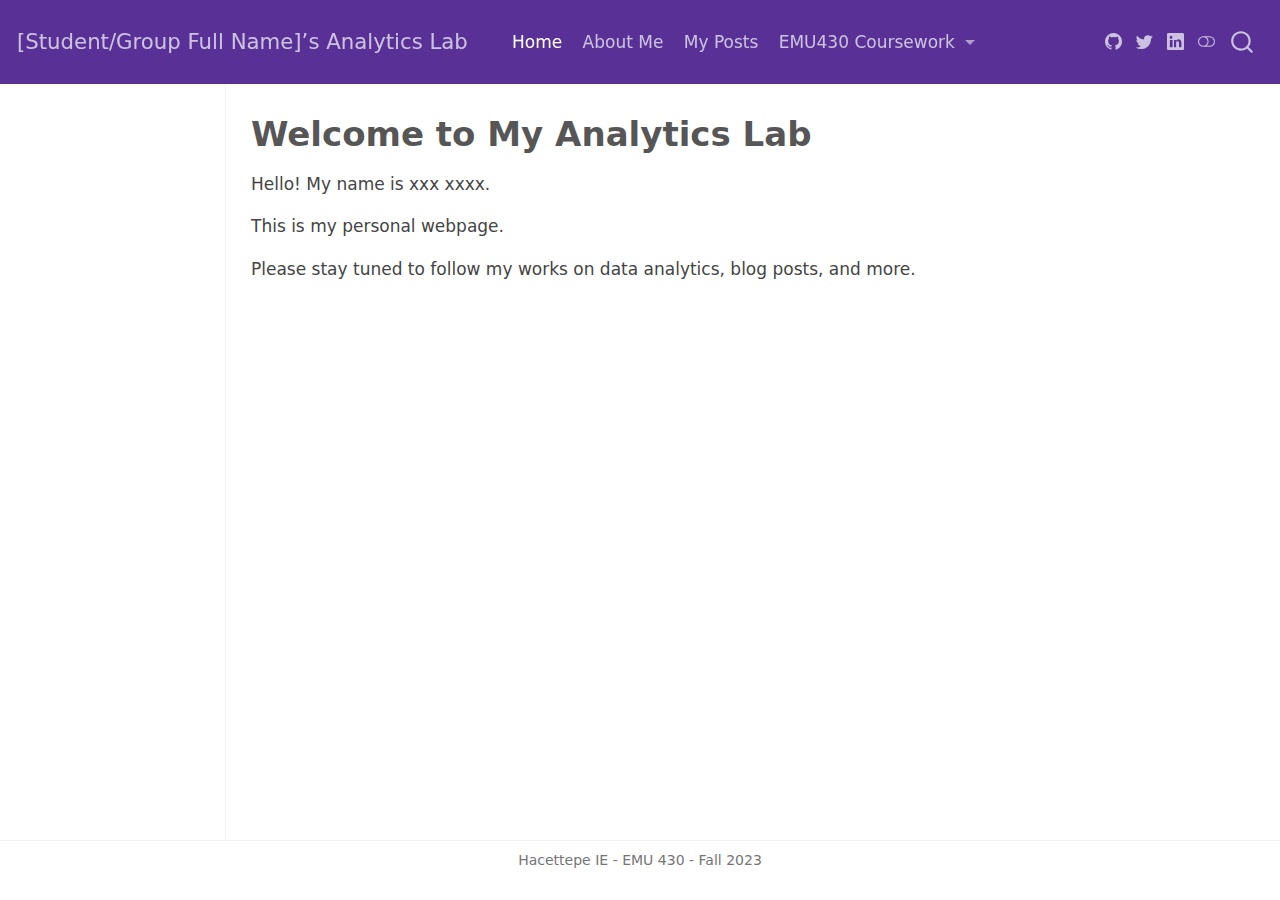
<file: _site/index.html>
<!DOCTYPE html>
<html xmlns="http://www.w3.org/1999/xhtml" lang="en" xml:lang="en"><head>

<meta charset="utf-8">
<meta name="generator" content="quarto-1.3.450">

<meta name="viewport" content="width=device-width, initial-scale=1.0, user-scalable=yes">


<title>[Student/Group Full Name]’s Analytics Lab - Welcome to My Analytics Lab</title>
<style>
code{white-space: pre-wrap;}
span.smallcaps{font-variant: small-caps;}
div.columns{display: flex; gap: min(4vw, 1.5em);}
div.column{flex: auto; overflow-x: auto;}
div.hanging-indent{margin-left: 1.5em; text-indent: -1.5em;}
ul.task-list{list-style: none;}
ul.task-list li input[type="checkbox"] {
  width: 0.8em;
  margin: 0 0.8em 0.2em -1em; /* quarto-specific, see https://github.com/quarto-dev/quarto-cli/issues/4556 */ 
  vertical-align: middle;
}
</style>


<script src="site_libs/quarto-nav/quarto-nav.js"></script>
<script src="site_libs/quarto-nav/headroom.min.js"></script>
<script src="site_libs/clipboard/clipboard.min.js"></script>
<script src="site_libs/quarto-search/autocomplete.umd.js"></script>
<script src="site_libs/quarto-search/fuse.min.js"></script>
<script src="site_libs/quarto-search/quarto-search.js"></script>
<meta name="quarto:offset" content="./">
<script src="site_libs/quarto-html/quarto.js"></script>
<script src="site_libs/quarto-html/popper.min.js"></script>
<script src="site_libs/quarto-html/tippy.umd.min.js"></script>
<script src="site_libs/quarto-html/anchor.min.js"></script>
<link href="site_libs/quarto-html/tippy.css" rel="stylesheet">
<link href="site_libs/quarto-html/quarto-syntax-highlighting.css" rel="stylesheet" class="quarto-color-scheme" id="quarto-text-highlighting-styles">
<link href="site_libs/quarto-html/quarto-syntax-highlighting-dark.css" rel="prefetch" class="quarto-color-scheme quarto-color-alternate" id="quarto-text-highlighting-styles">
<script src="site_libs/bootstrap/bootstrap.min.js"></script>
<link href="site_libs/bootstrap/bootstrap-icons.css" rel="stylesheet">
<link href="site_libs/bootstrap/bootstrap.min.css" rel="stylesheet" class="quarto-color-scheme" id="quarto-bootstrap" data-mode="light">
<link href="site_libs/bootstrap/bootstrap-dark.min.css" rel="prefetch" class="quarto-color-scheme quarto-color-alternate" id="quarto-bootstrap" data-mode="dark">
<script id="quarto-search-options" type="application/json">{
  "location": "navbar",
  "copy-button": false,
  "collapse-after": 3,
  "panel-placement": "end",
  "type": "overlay",
  "limit": 20,
  "language": {
    "search-no-results-text": "No results",
    "search-matching-documents-text": "matching documents",
    "search-copy-link-title": "Copy link to search",
    "search-hide-matches-text": "Hide additional matches",
    "search-more-match-text": "more match in this document",
    "search-more-matches-text": "more matches in this document",
    "search-clear-button-title": "Clear",
    "search-detached-cancel-button-title": "Cancel",
    "search-submit-button-title": "Submit",
    "search-label": "Search"
  }
}</script>


<link rel="stylesheet" href="styles.css">
</head>

<body class="docked nav-fixed">

<div id="quarto-search-results"></div>
  <header id="quarto-header" class="headroom fixed-top">
    <nav class="navbar navbar-expand-lg navbar-dark ">
      <div class="navbar-container container-fluid">
      <div class="navbar-brand-container">
    <a class="navbar-brand" href="./index.html">
    <span class="navbar-title">[Student/Group Full Name]’s Analytics Lab</span>
    </a>
  </div>
            <div id="quarto-search" class="" title="Search"></div>
          <button class="navbar-toggler" type="button" data-bs-toggle="collapse" data-bs-target="#navbarCollapse" aria-controls="navbarCollapse" aria-expanded="false" aria-label="Toggle navigation" onclick="if (window.quartoToggleHeadroom) { window.quartoToggleHeadroom(); }">
  <span class="navbar-toggler-icon"></span>
</button>
          <div class="collapse navbar-collapse" id="navbarCollapse">
            <ul class="navbar-nav navbar-nav-scroll me-auto">
  <li class="nav-item">
    <a class="nav-link active" href="./index.html" rel="" target="" aria-current="page">
 <span class="menu-text">Home</span></a>
  </li>  
  <li class="nav-item">
    <a class="nav-link" href="./about.html" rel="" target="">
 <span class="menu-text">About Me</span></a>
  </li>  
  <li class="nav-item">
    <a class="nav-link" href="./posts.html" rel="" target="">
 <span class="menu-text">My Posts</span></a>
  </li>  
  <li class="nav-item dropdown ">
    <a class="nav-link dropdown-toggle" href="#" id="nav-menu-emu430-coursework" role="button" data-bs-toggle="dropdown" aria-expanded="false" rel="" target="">
 <span class="menu-text">EMU430 Coursework</span>
    </a>
    <ul class="dropdown-menu" aria-labelledby="nav-menu-emu430-coursework">    
        <li>
    <a class="dropdown-item" href="./assignments.html" rel="" target="">
 <span class="dropdown-text">Assignments</span></a>
  </li>  
        <li>
    <a class="dropdown-item" href="./project.html" rel="" target="">
 <span class="dropdown-text">Project</span></a>
  </li>  
    </ul>
  </li>
</ul>
            <div class="quarto-navbar-tools ms-auto tools-wide">
    <a href="https://twitter.com" rel="" title="" class="quarto-navigation-tool px-1" aria-label=""><i class="bi bi-github"></i></a>
    <a href="https://twitter.com" rel="" title="" class="quarto-navigation-tool px-1" aria-label=""><i class="bi bi-twitter"></i></a>
    <a href="https://linkedin.com" rel="" title="" class="quarto-navigation-tool px-1" aria-label=""><i class="bi bi-linkedin"></i></a>
  <a href="" class="quarto-color-scheme-toggle quarto-navigation-tool  px-1" onclick="window.quartoToggleColorScheme(); return false;" title="Toggle dark mode"><i class="bi"></i></a>
</div>
          </div> <!-- /navcollapse -->
      </div> <!-- /container-fluid -->
    </nav>
</header>
<!-- content -->
<div id="quarto-content" class="quarto-container page-columns page-rows-contents page-layout-article page-navbar">
<!-- sidebar -->
  <nav id="quarto-sidebar" class="sidebar collapse collapse-horizontal sidebar-navigation docked overflow-auto">
    
</nav>
<div id="quarto-sidebar-glass" data-bs-toggle="collapse" data-bs-target="#quarto-sidebar,#quarto-sidebar-glass"></div>
<!-- margin-sidebar -->
    <div id="quarto-margin-sidebar" class="sidebar margin-sidebar">
    </div>
<!-- main -->
<main class="content" id="quarto-document-content">

<header id="title-block-header" class="quarto-title-block default">
<div class="quarto-title">
<h1 class="title">Welcome to My Analytics Lab</h1>
</div>



<div class="quarto-title-meta">

    
  
    
  </div>
  

</header>

<p>Hello! My name is xxx xxxx.</p>
<p>This is my personal webpage.</p>
<p>Please stay tuned to follow my works on data analytics, blog posts, and more.</p>



<a onclick="window.scrollTo(0, 0); return false;" role="button" id="quarto-back-to-top"><i class="bi bi-arrow-up"></i> Back to top</a></main> <!-- /main -->
<script id="quarto-html-after-body" type="application/javascript">
window.document.addEventListener("DOMContentLoaded", function (event) {
  const toggleBodyColorMode = (bsSheetEl) => {
    const mode = bsSheetEl.getAttribute("data-mode");
    const bodyEl = window.document.querySelector("body");
    if (mode === "dark") {
      bodyEl.classList.add("quarto-dark");
      bodyEl.classList.remove("quarto-light");
    } else {
      bodyEl.classList.add("quarto-light");
      bodyEl.classList.remove("quarto-dark");
    }
  }
  const toggleBodyColorPrimary = () => {
    const bsSheetEl = window.document.querySelector("link#quarto-bootstrap");
    if (bsSheetEl) {
      toggleBodyColorMode(bsSheetEl);
    }
  }
  toggleBodyColorPrimary();  
  const disableStylesheet = (stylesheets) => {
    for (let i=0; i < stylesheets.length; i++) {
      const stylesheet = stylesheets[i];
      stylesheet.rel = 'prefetch';
    }
  }
  const enableStylesheet = (stylesheets) => {
    for (let i=0; i < stylesheets.length; i++) {
      const stylesheet = stylesheets[i];
      stylesheet.rel = 'stylesheet';
    }
  }
  const manageTransitions = (selector, allowTransitions) => {
    const els = window.document.querySelectorAll(selector);
    for (let i=0; i < els.length; i++) {
      const el = els[i];
      if (allowTransitions) {
        el.classList.remove('notransition');
      } else {
        el.classList.add('notransition');
      }
    }
  }
  const toggleColorMode = (alternate) => {
    // Switch the stylesheets
    const alternateStylesheets = window.document.querySelectorAll('link.quarto-color-scheme.quarto-color-alternate');
    manageTransitions('#quarto-margin-sidebar .nav-link', false);
    if (alternate) {
      enableStylesheet(alternateStylesheets);
      for (const sheetNode of alternateStylesheets) {
        if (sheetNode.id === "quarto-bootstrap") {
          toggleBodyColorMode(sheetNode);
        }
      }
    } else {
      disableStylesheet(alternateStylesheets);
      toggleBodyColorPrimary();
    }
    manageTransitions('#quarto-margin-sidebar .nav-link', true);
    // Switch the toggles
    const toggles = window.document.querySelectorAll('.quarto-color-scheme-toggle');
    for (let i=0; i < toggles.length; i++) {
      const toggle = toggles[i];
      if (toggle) {
        if (alternate) {
          toggle.classList.add("alternate");     
        } else {
          toggle.classList.remove("alternate");
        }
      }
    }
    // Hack to workaround the fact that safari doesn't
    // properly recolor the scrollbar when toggling (#1455)
    if (navigator.userAgent.indexOf('Safari') > 0 && navigator.userAgent.indexOf('Chrome') == -1) {
      manageTransitions("body", false);
      window.scrollTo(0, 1);
      setTimeout(() => {
        window.scrollTo(0, 0);
        manageTransitions("body", true);
      }, 40);  
    }
  }
  const isFileUrl = () => { 
    return window.location.protocol === 'file:';
  }
  const hasAlternateSentinel = () => {  
    let styleSentinel = getColorSchemeSentinel();
    if (styleSentinel !== null) {
      return styleSentinel === "alternate";
    } else {
      return false;
    }
  }
  const setStyleSentinel = (alternate) => {
    const value = alternate ? "alternate" : "default";
    if (!isFileUrl()) {
      window.localStorage.setItem("quarto-color-scheme", value);
    } else {
      localAlternateSentinel = value;
    }
  }
  const getColorSchemeSentinel = () => {
    if (!isFileUrl()) {
      const storageValue = window.localStorage.getItem("quarto-color-scheme");
      return storageValue != null ? storageValue : localAlternateSentinel;
    } else {
      return localAlternateSentinel;
    }
  }
  let localAlternateSentinel = 'default';
  // Dark / light mode switch
  window.quartoToggleColorScheme = () => {
    // Read the current dark / light value 
    let toAlternate = !hasAlternateSentinel();
    toggleColorMode(toAlternate);
    setStyleSentinel(toAlternate);
  };
  // Ensure there is a toggle, if there isn't float one in the top right
  if (window.document.querySelector('.quarto-color-scheme-toggle') === null) {
    const a = window.document.createElement('a');
    a.classList.add('top-right');
    a.classList.add('quarto-color-scheme-toggle');
    a.href = "";
    a.onclick = function() { try { window.quartoToggleColorScheme(); } catch {} return false; };
    const i = window.document.createElement("i");
    i.classList.add('bi');
    a.appendChild(i);
    window.document.body.appendChild(a);
  }
  // Switch to dark mode if need be
  if (hasAlternateSentinel()) {
    toggleColorMode(true);
  } else {
    toggleColorMode(false);
  }
  const icon = "";
  const anchorJS = new window.AnchorJS();
  anchorJS.options = {
    placement: 'right',
    icon: icon
  };
  anchorJS.add('.anchored');
  const isCodeAnnotation = (el) => {
    for (const clz of el.classList) {
      if (clz.startsWith('code-annotation-')) {                     
        return true;
      }
    }
    return false;
  }
  const clipboard = new window.ClipboardJS('.code-copy-button', {
    text: function(trigger) {
      const codeEl = trigger.previousElementSibling.cloneNode(true);
      for (const childEl of codeEl.children) {
        if (isCodeAnnotation(childEl)) {
          childEl.remove();
        }
      }
      return codeEl.innerText;
    }
  });
  clipboard.on('success', function(e) {
    // button target
    const button = e.trigger;
    // don't keep focus
    button.blur();
    // flash "checked"
    button.classList.add('code-copy-button-checked');
    var currentTitle = button.getAttribute("title");
    button.setAttribute("title", "Copied!");
    let tooltip;
    if (window.bootstrap) {
      button.setAttribute("data-bs-toggle", "tooltip");
      button.setAttribute("data-bs-placement", "left");
      button.setAttribute("data-bs-title", "Copied!");
      tooltip = new bootstrap.Tooltip(button, 
        { trigger: "manual", 
          customClass: "code-copy-button-tooltip",
          offset: [0, -8]});
      tooltip.show();    
    }
    setTimeout(function() {
      if (tooltip) {
        tooltip.hide();
        button.removeAttribute("data-bs-title");
        button.removeAttribute("data-bs-toggle");
        button.removeAttribute("data-bs-placement");
      }
      button.setAttribute("title", currentTitle);
      button.classList.remove('code-copy-button-checked');
    }, 1000);
    // clear code selection
    e.clearSelection();
  });
  function tippyHover(el, contentFn) {
    const config = {
      allowHTML: true,
      content: contentFn,
      maxWidth: 500,
      delay: 100,
      arrow: false,
      appendTo: function(el) {
          return el.parentElement;
      },
      interactive: true,
      interactiveBorder: 10,
      theme: 'quarto',
      placement: 'bottom-start'
    };
    window.tippy(el, config); 
  }
  const noterefs = window.document.querySelectorAll('a[role="doc-noteref"]');
  for (var i=0; i<noterefs.length; i++) {
    const ref = noterefs[i];
    tippyHover(ref, function() {
      // use id or data attribute instead here
      let href = ref.getAttribute('data-footnote-href') || ref.getAttribute('href');
      try { href = new URL(href).hash; } catch {}
      const id = href.replace(/^#\/?/, "");
      const note = window.document.getElementById(id);
      return note.innerHTML;
    });
  }
      let selectedAnnoteEl;
      const selectorForAnnotation = ( cell, annotation) => {
        let cellAttr = 'data-code-cell="' + cell + '"';
        let lineAttr = 'data-code-annotation="' +  annotation + '"';
        const selector = 'span[' + cellAttr + '][' + lineAttr + ']';
        return selector;
      }
      const selectCodeLines = (annoteEl) => {
        const doc = window.document;
        const targetCell = annoteEl.getAttribute("data-target-cell");
        const targetAnnotation = annoteEl.getAttribute("data-target-annotation");
        const annoteSpan = window.document.querySelector(selectorForAnnotation(targetCell, targetAnnotation));
        const lines = annoteSpan.getAttribute("data-code-lines").split(",");
        const lineIds = lines.map((line) => {
          return targetCell + "-" + line;
        })
        let top = null;
        let height = null;
        let parent = null;
        if (lineIds.length > 0) {
            //compute the position of the single el (top and bottom and make a div)
            const el = window.document.getElementById(lineIds[0]);
            top = el.offsetTop;
            height = el.offsetHeight;
            parent = el.parentElement.parentElement;
          if (lineIds.length > 1) {
            const lastEl = window.document.getElementById(lineIds[lineIds.length - 1]);
            const bottom = lastEl.offsetTop + lastEl.offsetHeight;
            height = bottom - top;
          }
          if (top !== null && height !== null && parent !== null) {
            // cook up a div (if necessary) and position it 
            let div = window.document.getElementById("code-annotation-line-highlight");
            if (div === null) {
              div = window.document.createElement("div");
              div.setAttribute("id", "code-annotation-line-highlight");
              div.style.position = 'absolute';
              parent.appendChild(div);
            }
            div.style.top = top - 2 + "px";
            div.style.height = height + 4 + "px";
            let gutterDiv = window.document.getElementById("code-annotation-line-highlight-gutter");
            if (gutterDiv === null) {
              gutterDiv = window.document.createElement("div");
              gutterDiv.setAttribute("id", "code-annotation-line-highlight-gutter");
              gutterDiv.style.position = 'absolute';
              const codeCell = window.document.getElementById(targetCell);
              const gutter = codeCell.querySelector('.code-annotation-gutter');
              gutter.appendChild(gutterDiv);
            }
            gutterDiv.style.top = top - 2 + "px";
            gutterDiv.style.height = height + 4 + "px";
          }
          selectedAnnoteEl = annoteEl;
        }
      };
      const unselectCodeLines = () => {
        const elementsIds = ["code-annotation-line-highlight", "code-annotation-line-highlight-gutter"];
        elementsIds.forEach((elId) => {
          const div = window.document.getElementById(elId);
          if (div) {
            div.remove();
          }
        });
        selectedAnnoteEl = undefined;
      };
      // Attach click handler to the DT
      const annoteDls = window.document.querySelectorAll('dt[data-target-cell]');
      for (const annoteDlNode of annoteDls) {
        annoteDlNode.addEventListener('click', (event) => {
          const clickedEl = event.target;
          if (clickedEl !== selectedAnnoteEl) {
            unselectCodeLines();
            const activeEl = window.document.querySelector('dt[data-target-cell].code-annotation-active');
            if (activeEl) {
              activeEl.classList.remove('code-annotation-active');
            }
            selectCodeLines(clickedEl);
            clickedEl.classList.add('code-annotation-active');
          } else {
            // Unselect the line
            unselectCodeLines();
            clickedEl.classList.remove('code-annotation-active');
          }
        });
      }
  const findCites = (el) => {
    const parentEl = el.parentElement;
    if (parentEl) {
      const cites = parentEl.dataset.cites;
      if (cites) {
        return {
          el,
          cites: cites.split(' ')
        };
      } else {
        return findCites(el.parentElement)
      }
    } else {
      return undefined;
    }
  };
  var bibliorefs = window.document.querySelectorAll('a[role="doc-biblioref"]');
  for (var i=0; i<bibliorefs.length; i++) {
    const ref = bibliorefs[i];
    const citeInfo = findCites(ref);
    if (citeInfo) {
      tippyHover(citeInfo.el, function() {
        var popup = window.document.createElement('div');
        citeInfo.cites.forEach(function(cite) {
          var citeDiv = window.document.createElement('div');
          citeDiv.classList.add('hanging-indent');
          citeDiv.classList.add('csl-entry');
          var biblioDiv = window.document.getElementById('ref-' + cite);
          if (biblioDiv) {
            citeDiv.innerHTML = biblioDiv.innerHTML;
          }
          popup.appendChild(citeDiv);
        });
        return popup.innerHTML;
      });
    }
  }
});
</script>
</div> <!-- /content -->
<footer class="footer">
  <div class="nav-footer">
    <div class="nav-footer-left">
      &nbsp;
    </div>   
    <div class="nav-footer-center">Hacettepe IE - EMU 430 - Fall 2023</div>
    <div class="nav-footer-right">
      &nbsp;
    </div>
  </div>
</footer>



</body></html>
</file>
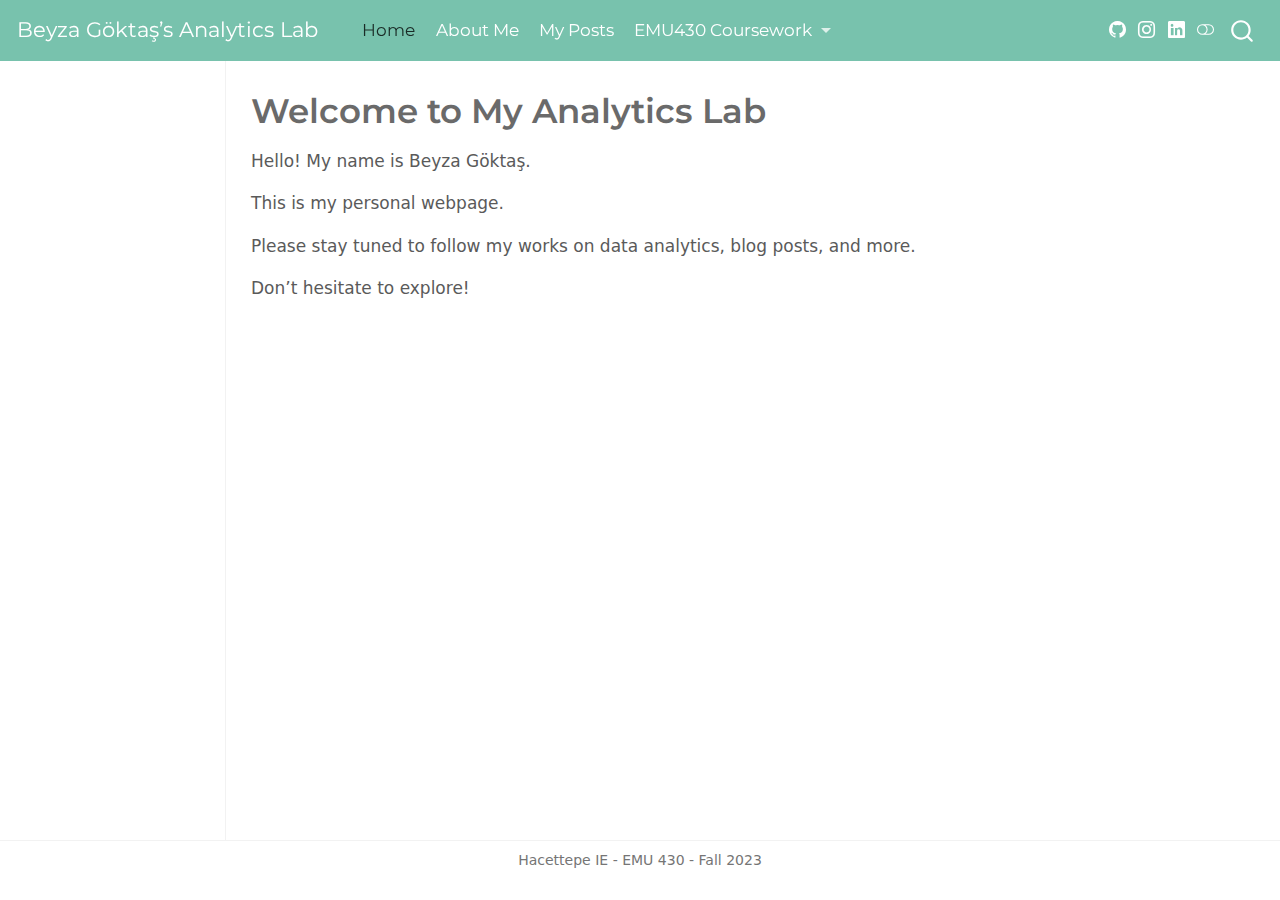
<file: docs/index.html>
<!DOCTYPE html>
<html xmlns="http://www.w3.org/1999/xhtml" lang="en" xml:lang="en"><head>

<meta charset="utf-8">
<meta name="generator" content="quarto-1.3.433">

<meta name="viewport" content="width=device-width, initial-scale=1.0, user-scalable=yes">


<title>Beyza Göktaş’s Analytics Lab - Welcome to My Analytics Lab</title>
<style>
code{white-space: pre-wrap;}
span.smallcaps{font-variant: small-caps;}
div.columns{display: flex; gap: min(4vw, 1.5em);}
div.column{flex: auto; overflow-x: auto;}
div.hanging-indent{margin-left: 1.5em; text-indent: -1.5em;}
ul.task-list{list-style: none;}
ul.task-list li input[type="checkbox"] {
  width: 0.8em;
  margin: 0 0.8em 0.2em -1em; /* quarto-specific, see https://github.com/quarto-dev/quarto-cli/issues/4556 */ 
  vertical-align: middle;
}
</style>


<script src="site_libs/quarto-nav/quarto-nav.js"></script>
<script src="site_libs/quarto-nav/headroom.min.js"></script>
<script src="site_libs/clipboard/clipboard.min.js"></script>
<script src="site_libs/quarto-search/autocomplete.umd.js"></script>
<script src="site_libs/quarto-search/fuse.min.js"></script>
<script src="site_libs/quarto-search/quarto-search.js"></script>
<meta name="quarto:offset" content="./">
<script src="site_libs/quarto-html/quarto.js"></script>
<script src="site_libs/quarto-html/popper.min.js"></script>
<script src="site_libs/quarto-html/tippy.umd.min.js"></script>
<script src="site_libs/quarto-html/anchor.min.js"></script>
<link href="site_libs/quarto-html/tippy.css" rel="stylesheet">
<link href="site_libs/quarto-html/quarto-syntax-highlighting.css" rel="stylesheet" class="quarto-color-scheme" id="quarto-text-highlighting-styles">
<link href="site_libs/quarto-html/quarto-syntax-highlighting-dark.css" rel="prefetch" class="quarto-color-scheme quarto-color-alternate" id="quarto-text-highlighting-styles">
<script src="site_libs/bootstrap/bootstrap.min.js"></script>
<link href="site_libs/bootstrap/bootstrap-icons.css" rel="stylesheet">
<link href="site_libs/bootstrap/bootstrap.min.css" rel="stylesheet" class="quarto-color-scheme" id="quarto-bootstrap" data-mode="light">
<link href="site_libs/bootstrap/bootstrap-dark.min.css" rel="prefetch" class="quarto-color-scheme quarto-color-alternate" id="quarto-bootstrap" data-mode="dark">
<script id="quarto-search-options" type="application/json">{
  "location": "navbar",
  "copy-button": false,
  "collapse-after": 3,
  "panel-placement": "end",
  "type": "overlay",
  "limit": 20,
  "language": {
    "search-no-results-text": "No results",
    "search-matching-documents-text": "matching documents",
    "search-copy-link-title": "Copy link to search",
    "search-hide-matches-text": "Hide additional matches",
    "search-more-match-text": "more match in this document",
    "search-more-matches-text": "more matches in this document",
    "search-clear-button-title": "Clear",
    "search-detached-cancel-button-title": "Cancel",
    "search-submit-button-title": "Submit",
    "search-label": "Search"
  }
}</script>


<link rel="stylesheet" href="styles.css">
</head>

<body class="docked nav-fixed">

<div id="quarto-search-results"></div>
  <header id="quarto-header" class="headroom fixed-top">
    <nav class="navbar navbar-expand-lg navbar-dark ">
      <div class="navbar-container container-fluid">
      <div class="navbar-brand-container">
    <a class="navbar-brand" href="./index.html">
    <span class="navbar-title">Beyza Göktaş’s Analytics Lab</span>
    </a>
  </div>
            <div id="quarto-search" class="" title="Search"></div>
          <button class="navbar-toggler" type="button" data-bs-toggle="collapse" data-bs-target="#navbarCollapse" aria-controls="navbarCollapse" aria-expanded="false" aria-label="Toggle navigation" onclick="if (window.quartoToggleHeadroom) { window.quartoToggleHeadroom(); }">
  <span class="navbar-toggler-icon"></span>
</button>
          <div class="collapse navbar-collapse" id="navbarCollapse">
            <ul class="navbar-nav navbar-nav-scroll me-auto">
  <li class="nav-item">
    <a class="nav-link active" href="./index.html" rel="" target="" aria-current="page">
 <span class="menu-text">Home</span></a>
  </li>  
  <li class="nav-item">
    <a class="nav-link" href="./about.html" rel="" target="">
 <span class="menu-text">About Me</span></a>
  </li>  
  <li class="nav-item">
    <a class="nav-link" href="./posts.html" rel="" target="">
 <span class="menu-text">My Posts</span></a>
  </li>  
  <li class="nav-item dropdown ">
    <a class="nav-link dropdown-toggle" href="#" id="nav-menu-emu430-coursework" role="button" data-bs-toggle="dropdown" aria-expanded="false" rel="" target="">
 <span class="menu-text">EMU430 Coursework</span>
    </a>
    <ul class="dropdown-menu" aria-labelledby="nav-menu-emu430-coursework">    
        <li>
    <a class="dropdown-item" href="./assignments.html" rel="" target="">
 <span class="dropdown-text">Assignments</span></a>
  </li>  
        <li>
    <a class="dropdown-item" href="./project.html" rel="" target="">
 <span class="dropdown-text">Project</span></a>
  </li>  
    </ul>
  </li>
</ul>
            <div class="quarto-navbar-tools ms-auto tools-wide">
    <a href="https://github.com/emu-hacettepe-analytics/emu430-fall2023-beyzagoktas" rel="" title="" class="quarto-navigation-tool px-1" aria-label=""><i class="bi bi-github"></i></a>
    <a href="https://www.instagram.com/beyzagoktasi/" rel="" title="" class="quarto-navigation-tool px-1" aria-label=""><i class="bi bi-instagram"></i></a>
    <a href="https://www.linkedin.com/in/beyza-goktas" rel="" title="" class="quarto-navigation-tool px-1" aria-label=""><i class="bi bi-linkedin"></i></a>
  <a href="" class="quarto-color-scheme-toggle quarto-navigation-tool  px-1" onclick="window.quartoToggleColorScheme(); return false;" title="Toggle dark mode"><i class="bi"></i></a>
</div>
          </div> <!-- /navcollapse -->
      </div> <!-- /container-fluid -->
    </nav>
</header>
<!-- content -->
<div id="quarto-content" class="quarto-container page-columns page-rows-contents page-layout-article page-navbar">
<!-- sidebar -->
  <nav id="quarto-sidebar" class="sidebar collapse collapse-horizontal sidebar-navigation docked overflow-auto">
    
</nav>
<div id="quarto-sidebar-glass" data-bs-toggle="collapse" data-bs-target="#quarto-sidebar,#quarto-sidebar-glass"></div>
<!-- margin-sidebar -->
    <div id="quarto-margin-sidebar" class="sidebar margin-sidebar">
    </div>
<!-- main -->
<main class="content" id="quarto-document-content">

<header id="title-block-header" class="quarto-title-block default">
<div class="quarto-title">
<h1 class="title">Welcome to My Analytics Lab</h1>
</div>



<div class="quarto-title-meta">

    
  
    
  </div>
  

</header>

<p>Hello! My name is Beyza Göktaş.</p>
<p>This is my personal webpage.</p>
<p>Please stay tuned to follow my works on data analytics, blog posts, and more.</p>
<p>Don’t hesitate to explore!</p>



<a onclick="window.scrollTo(0, 0); return false;" role="button" id="quarto-back-to-top"><i class="bi bi-arrow-up"></i> Back to top</a></main> <!-- /main -->
<script id="quarto-html-after-body" type="application/javascript">
window.document.addEventListener("DOMContentLoaded", function (event) {
  const toggleBodyColorMode = (bsSheetEl) => {
    const mode = bsSheetEl.getAttribute("data-mode");
    const bodyEl = window.document.querySelector("body");
    if (mode === "dark") {
      bodyEl.classList.add("quarto-dark");
      bodyEl.classList.remove("quarto-light");
    } else {
      bodyEl.classList.add("quarto-light");
      bodyEl.classList.remove("quarto-dark");
    }
  }
  const toggleBodyColorPrimary = () => {
    const bsSheetEl = window.document.querySelector("link#quarto-bootstrap");
    if (bsSheetEl) {
      toggleBodyColorMode(bsSheetEl);
    }
  }
  toggleBodyColorPrimary();  
  const disableStylesheet = (stylesheets) => {
    for (let i=0; i < stylesheets.length; i++) {
      const stylesheet = stylesheets[i];
      stylesheet.rel = 'prefetch';
    }
  }
  const enableStylesheet = (stylesheets) => {
    for (let i=0; i < stylesheets.length; i++) {
      const stylesheet = stylesheets[i];
      stylesheet.rel = 'stylesheet';
    }
  }
  const manageTransitions = (selector, allowTransitions) => {
    const els = window.document.querySelectorAll(selector);
    for (let i=0; i < els.length; i++) {
      const el = els[i];
      if (allowTransitions) {
        el.classList.remove('notransition');
      } else {
        el.classList.add('notransition');
      }
    }
  }
  const toggleColorMode = (alternate) => {
    // Switch the stylesheets
    const alternateStylesheets = window.document.querySelectorAll('link.quarto-color-scheme.quarto-color-alternate');
    manageTransitions('#quarto-margin-sidebar .nav-link', false);
    if (alternate) {
      enableStylesheet(alternateStylesheets);
      for (const sheetNode of alternateStylesheets) {
        if (sheetNode.id === "quarto-bootstrap") {
          toggleBodyColorMode(sheetNode);
        }
      }
    } else {
      disableStylesheet(alternateStylesheets);
      toggleBodyColorPrimary();
    }
    manageTransitions('#quarto-margin-sidebar .nav-link', true);
    // Switch the toggles
    const toggles = window.document.querySelectorAll('.quarto-color-scheme-toggle');
    for (let i=0; i < toggles.length; i++) {
      const toggle = toggles[i];
      if (toggle) {
        if (alternate) {
          toggle.classList.add("alternate");     
        } else {
          toggle.classList.remove("alternate");
        }
      }
    }
    // Hack to workaround the fact that safari doesn't
    // properly recolor the scrollbar when toggling (#1455)
    if (navigator.userAgent.indexOf('Safari') > 0 && navigator.userAgent.indexOf('Chrome') == -1) {
      manageTransitions("body", false);
      window.scrollTo(0, 1);
      setTimeout(() => {
        window.scrollTo(0, 0);
        manageTransitions("body", true);
      }, 40);  
    }
  }
  const isFileUrl = () => { 
    return window.location.protocol === 'file:';
  }
  const hasAlternateSentinel = () => {  
    let styleSentinel = getColorSchemeSentinel();
    if (styleSentinel !== null) {
      return styleSentinel === "alternate";
    } else {
      return false;
    }
  }
  const setStyleSentinel = (alternate) => {
    const value = alternate ? "alternate" : "default";
    if (!isFileUrl()) {
      window.localStorage.setItem("quarto-color-scheme", value);
    } else {
      localAlternateSentinel = value;
    }
  }
  const getColorSchemeSentinel = () => {
    if (!isFileUrl()) {
      const storageValue = window.localStorage.getItem("quarto-color-scheme");
      return storageValue != null ? storageValue : localAlternateSentinel;
    } else {
      return localAlternateSentinel;
    }
  }
  let localAlternateSentinel = 'default';
  // Dark / light mode switch
  window.quartoToggleColorScheme = () => {
    // Read the current dark / light value 
    let toAlternate = !hasAlternateSentinel();
    toggleColorMode(toAlternate);
    setStyleSentinel(toAlternate);
  };
  // Ensure there is a toggle, if there isn't float one in the top right
  if (window.document.querySelector('.quarto-color-scheme-toggle') === null) {
    const a = window.document.createElement('a');
    a.classList.add('top-right');
    a.classList.add('quarto-color-scheme-toggle');
    a.href = "";
    a.onclick = function() { try { window.quartoToggleColorScheme(); } catch {} return false; };
    const i = window.document.createElement("i");
    i.classList.add('bi');
    a.appendChild(i);
    window.document.body.appendChild(a);
  }
  // Switch to dark mode if need be
  if (hasAlternateSentinel()) {
    toggleColorMode(true);
  } else {
    toggleColorMode(false);
  }
  const icon = "";
  const anchorJS = new window.AnchorJS();
  anchorJS.options = {
    placement: 'right',
    icon: icon
  };
  anchorJS.add('.anchored');
  const isCodeAnnotation = (el) => {
    for (const clz of el.classList) {
      if (clz.startsWith('code-annotation-')) {                     
        return true;
      }
    }
    return false;
  }
  const clipboard = new window.ClipboardJS('.code-copy-button', {
    text: function(trigger) {
      const codeEl = trigger.previousElementSibling.cloneNode(true);
      for (const childEl of codeEl.children) {
        if (isCodeAnnotation(childEl)) {
          childEl.remove();
        }
      }
      return codeEl.innerText;
    }
  });
  clipboard.on('success', function(e) {
    // button target
    const button = e.trigger;
    // don't keep focus
    button.blur();
    // flash "checked"
    button.classList.add('code-copy-button-checked');
    var currentTitle = button.getAttribute("title");
    button.setAttribute("title", "Copied!");
    let tooltip;
    if (window.bootstrap) {
      button.setAttribute("data-bs-toggle", "tooltip");
      button.setAttribute("data-bs-placement", "left");
      button.setAttribute("data-bs-title", "Copied!");
      tooltip = new bootstrap.Tooltip(button, 
        { trigger: "manual", 
          customClass: "code-copy-button-tooltip",
          offset: [0, -8]});
      tooltip.show();    
    }
    setTimeout(function() {
      if (tooltip) {
        tooltip.hide();
        button.removeAttribute("data-bs-title");
        button.removeAttribute("data-bs-toggle");
        button.removeAttribute("data-bs-placement");
      }
      button.setAttribute("title", currentTitle);
      button.classList.remove('code-copy-button-checked');
    }, 1000);
    // clear code selection
    e.clearSelection();
  });
  function tippyHover(el, contentFn) {
    const config = {
      allowHTML: true,
      content: contentFn,
      maxWidth: 500,
      delay: 100,
      arrow: false,
      appendTo: function(el) {
          return el.parentElement;
      },
      interactive: true,
      interactiveBorder: 10,
      theme: 'quarto',
      placement: 'bottom-start'
    };
    window.tippy(el, config); 
  }
  const noterefs = window.document.querySelectorAll('a[role="doc-noteref"]');
  for (var i=0; i<noterefs.length; i++) {
    const ref = noterefs[i];
    tippyHover(ref, function() {
      // use id or data attribute instead here
      let href = ref.getAttribute('data-footnote-href') || ref.getAttribute('href');
      try { href = new URL(href).hash; } catch {}
      const id = href.replace(/^#\/?/, "");
      const note = window.document.getElementById(id);
      return note.innerHTML;
    });
  }
      let selectedAnnoteEl;
      const selectorForAnnotation = ( cell, annotation) => {
        let cellAttr = 'data-code-cell="' + cell + '"';
        let lineAttr = 'data-code-annotation="' +  annotation + '"';
        const selector = 'span[' + cellAttr + '][' + lineAttr + ']';
        return selector;
      }
      const selectCodeLines = (annoteEl) => {
        const doc = window.document;
        const targetCell = annoteEl.getAttribute("data-target-cell");
        const targetAnnotation = annoteEl.getAttribute("data-target-annotation");
        const annoteSpan = window.document.querySelector(selectorForAnnotation(targetCell, targetAnnotation));
        const lines = annoteSpan.getAttribute("data-code-lines").split(",");
        const lineIds = lines.map((line) => {
          return targetCell + "-" + line;
        })
        let top = null;
        let height = null;
        let parent = null;
        if (lineIds.length > 0) {
            //compute the position of the single el (top and bottom and make a div)
            const el = window.document.getElementById(lineIds[0]);
            top = el.offsetTop;
            height = el.offsetHeight;
            parent = el.parentElement.parentElement;
          if (lineIds.length > 1) {
            const lastEl = window.document.getElementById(lineIds[lineIds.length - 1]);
            const bottom = lastEl.offsetTop + lastEl.offsetHeight;
            height = bottom - top;
          }
          if (top !== null && height !== null && parent !== null) {
            // cook up a div (if necessary) and position it 
            let div = window.document.getElementById("code-annotation-line-highlight");
            if (div === null) {
              div = window.document.createElement("div");
              div.setAttribute("id", "code-annotation-line-highlight");
              div.style.position = 'absolute';
              parent.appendChild(div);
            }
            div.style.top = top - 2 + "px";
            div.style.height = height + 4 + "px";
            let gutterDiv = window.document.getElementById("code-annotation-line-highlight-gutter");
            if (gutterDiv === null) {
              gutterDiv = window.document.createElement("div");
              gutterDiv.setAttribute("id", "code-annotation-line-highlight-gutter");
              gutterDiv.style.position = 'absolute';
              const codeCell = window.document.getElementById(targetCell);
              const gutter = codeCell.querySelector('.code-annotation-gutter');
              gutter.appendChild(gutterDiv);
            }
            gutterDiv.style.top = top - 2 + "px";
            gutterDiv.style.height = height + 4 + "px";
          }
          selectedAnnoteEl = annoteEl;
        }
      };
      const unselectCodeLines = () => {
        const elementsIds = ["code-annotation-line-highlight", "code-annotation-line-highlight-gutter"];
        elementsIds.forEach((elId) => {
          const div = window.document.getElementById(elId);
          if (div) {
            div.remove();
          }
        });
        selectedAnnoteEl = undefined;
      };
      // Attach click handler to the DT
      const annoteDls = window.document.querySelectorAll('dt[data-target-cell]');
      for (const annoteDlNode of annoteDls) {
        annoteDlNode.addEventListener('click', (event) => {
          const clickedEl = event.target;
          if (clickedEl !== selectedAnnoteEl) {
            unselectCodeLines();
            const activeEl = window.document.querySelector('dt[data-target-cell].code-annotation-active');
            if (activeEl) {
              activeEl.classList.remove('code-annotation-active');
            }
            selectCodeLines(clickedEl);
            clickedEl.classList.add('code-annotation-active');
          } else {
            // Unselect the line
            unselectCodeLines();
            clickedEl.classList.remove('code-annotation-active');
          }
        });
      }
  const findCites = (el) => {
    const parentEl = el.parentElement;
    if (parentEl) {
      const cites = parentEl.dataset.cites;
      if (cites) {
        return {
          el,
          cites: cites.split(' ')
        };
      } else {
        return findCites(el.parentElement)
      }
    } else {
      return undefined;
    }
  };
  var bibliorefs = window.document.querySelectorAll('a[role="doc-biblioref"]');
  for (var i=0; i<bibliorefs.length; i++) {
    const ref = bibliorefs[i];
    const citeInfo = findCites(ref);
    if (citeInfo) {
      tippyHover(citeInfo.el, function() {
        var popup = window.document.createElement('div');
        citeInfo.cites.forEach(function(cite) {
          var citeDiv = window.document.createElement('div');
          citeDiv.classList.add('hanging-indent');
          citeDiv.classList.add('csl-entry');
          var biblioDiv = window.document.getElementById('ref-' + cite);
          if (biblioDiv) {
            citeDiv.innerHTML = biblioDiv.innerHTML;
          }
          popup.appendChild(citeDiv);
        });
        return popup.innerHTML;
      });
    }
  }
});
</script>
</div> <!-- /content -->
<footer class="footer">
  <div class="nav-footer">
    <div class="nav-footer-left">
      &nbsp;
    </div>   
    <div class="nav-footer-center">Hacettepe IE - EMU 430 - Fall 2023</div>
    <div class="nav-footer-right">
      &nbsp;
    </div>
  </div>
</footer>



</body></html>
</file>
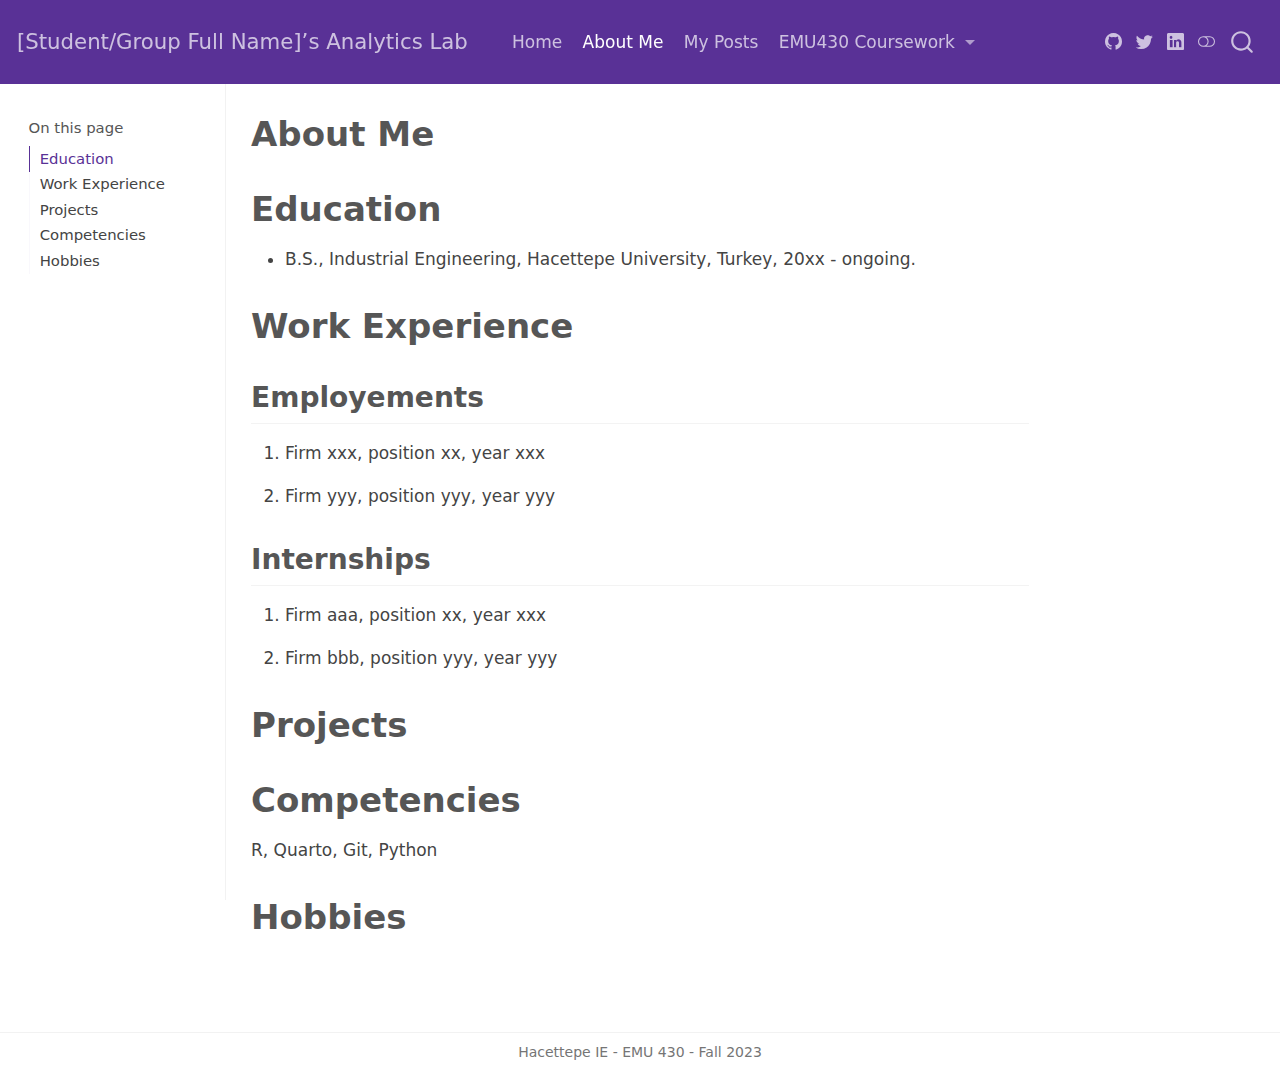
<file: _site/about.html>
<!DOCTYPE html>
<html xmlns="http://www.w3.org/1999/xhtml" lang="en" xml:lang="en"><head>

<meta charset="utf-8">
<meta name="generator" content="quarto-1.3.450">

<meta name="viewport" content="width=device-width, initial-scale=1.0, user-scalable=yes">


<title>[Student/Group Full Name]’s Analytics Lab - About Me</title>
<style>
code{white-space: pre-wrap;}
span.smallcaps{font-variant: small-caps;}
div.columns{display: flex; gap: min(4vw, 1.5em);}
div.column{flex: auto; overflow-x: auto;}
div.hanging-indent{margin-left: 1.5em; text-indent: -1.5em;}
ul.task-list{list-style: none;}
ul.task-list li input[type="checkbox"] {
  width: 0.8em;
  margin: 0 0.8em 0.2em -1em; /* quarto-specific, see https://github.com/quarto-dev/quarto-cli/issues/4556 */ 
  vertical-align: middle;
}
</style>


<script src="site_libs/quarto-nav/quarto-nav.js"></script>
<script src="site_libs/quarto-nav/headroom.min.js"></script>
<script src="site_libs/clipboard/clipboard.min.js"></script>
<script src="site_libs/quarto-search/autocomplete.umd.js"></script>
<script src="site_libs/quarto-search/fuse.min.js"></script>
<script src="site_libs/quarto-search/quarto-search.js"></script>
<meta name="quarto:offset" content="./">
<script src="site_libs/quarto-html/quarto.js"></script>
<script src="site_libs/quarto-html/popper.min.js"></script>
<script src="site_libs/quarto-html/tippy.umd.min.js"></script>
<script src="site_libs/quarto-html/anchor.min.js"></script>
<link href="site_libs/quarto-html/tippy.css" rel="stylesheet">
<link href="site_libs/quarto-html/quarto-syntax-highlighting.css" rel="stylesheet" class="quarto-color-scheme" id="quarto-text-highlighting-styles">
<link href="site_libs/quarto-html/quarto-syntax-highlighting-dark.css" rel="prefetch" class="quarto-color-scheme quarto-color-alternate" id="quarto-text-highlighting-styles">
<script src="site_libs/bootstrap/bootstrap.min.js"></script>
<link href="site_libs/bootstrap/bootstrap-icons.css" rel="stylesheet">
<link href="site_libs/bootstrap/bootstrap.min.css" rel="stylesheet" class="quarto-color-scheme" id="quarto-bootstrap" data-mode="light">
<link href="site_libs/bootstrap/bootstrap-dark.min.css" rel="prefetch" class="quarto-color-scheme quarto-color-alternate" id="quarto-bootstrap" data-mode="dark">
<script id="quarto-search-options" type="application/json">{
  "location": "navbar",
  "copy-button": false,
  "collapse-after": 3,
  "panel-placement": "end",
  "type": "overlay",
  "limit": 20,
  "language": {
    "search-no-results-text": "No results",
    "search-matching-documents-text": "matching documents",
    "search-copy-link-title": "Copy link to search",
    "search-hide-matches-text": "Hide additional matches",
    "search-more-match-text": "more match in this document",
    "search-more-matches-text": "more matches in this document",
    "search-clear-button-title": "Clear",
    "search-detached-cancel-button-title": "Cancel",
    "search-submit-button-title": "Submit",
    "search-label": "Search"
  }
}</script>


<link rel="stylesheet" href="styles.css">
</head>

<body class="docked nav-fixed">

<div id="quarto-search-results"></div>
  <header id="quarto-header" class="headroom fixed-top">
    <nav class="navbar navbar-expand-lg navbar-dark ">
      <div class="navbar-container container-fluid">
      <div class="navbar-brand-container">
    <a class="navbar-brand" href="./index.html">
    <span class="navbar-title">[Student/Group Full Name]’s Analytics Lab</span>
    </a>
  </div>
            <div id="quarto-search" class="" title="Search"></div>
          <button class="navbar-toggler" type="button" data-bs-toggle="collapse" data-bs-target="#navbarCollapse" aria-controls="navbarCollapse" aria-expanded="false" aria-label="Toggle navigation" onclick="if (window.quartoToggleHeadroom) { window.quartoToggleHeadroom(); }">
  <span class="navbar-toggler-icon"></span>
</button>
          <div class="collapse navbar-collapse" id="navbarCollapse">
            <ul class="navbar-nav navbar-nav-scroll me-auto">
  <li class="nav-item">
    <a class="nav-link" href="./index.html" rel="" target="">
 <span class="menu-text">Home</span></a>
  </li>  
  <li class="nav-item">
    <a class="nav-link active" href="./about.html" rel="" target="" aria-current="page">
 <span class="menu-text">About Me</span></a>
  </li>  
  <li class="nav-item">
    <a class="nav-link" href="./posts.html" rel="" target="">
 <span class="menu-text">My Posts</span></a>
  </li>  
  <li class="nav-item dropdown ">
    <a class="nav-link dropdown-toggle" href="#" id="nav-menu-emu430-coursework" role="button" data-bs-toggle="dropdown" aria-expanded="false" rel="" target="">
 <span class="menu-text">EMU430 Coursework</span>
    </a>
    <ul class="dropdown-menu" aria-labelledby="nav-menu-emu430-coursework">    
        <li>
    <a class="dropdown-item" href="./assignments.html" rel="" target="">
 <span class="dropdown-text">Assignments</span></a>
  </li>  
        <li>
    <a class="dropdown-item" href="./project.html" rel="" target="">
 <span class="dropdown-text">Project</span></a>
  </li>  
    </ul>
  </li>
</ul>
            <div class="quarto-navbar-tools ms-auto tools-wide">
    <a href="https://twitter.com" rel="" title="" class="quarto-navigation-tool px-1" aria-label=""><i class="bi bi-github"></i></a>
    <a href="https://twitter.com" rel="" title="" class="quarto-navigation-tool px-1" aria-label=""><i class="bi bi-twitter"></i></a>
    <a href="https://linkedin.com" rel="" title="" class="quarto-navigation-tool px-1" aria-label=""><i class="bi bi-linkedin"></i></a>
  <a href="" class="quarto-color-scheme-toggle quarto-navigation-tool  px-1" onclick="window.quartoToggleColorScheme(); return false;" title="Toggle dark mode"><i class="bi"></i></a>
</div>
          </div> <!-- /navcollapse -->
      </div> <!-- /container-fluid -->
    </nav>
</header>
<!-- content -->
<div id="quarto-content" class="quarto-container page-columns page-rows-contents page-layout-article page-navbar">
<!-- sidebar -->
  <nav id="quarto-sidebar" class="sidebar collapse collapse-horizontal sidebar-navigation docked overflow-auto">
    <nav id="TOC" role="doc-toc" class="toc-active">
    <h2 id="toc-title">On this page</h2>
   
  <ul>
  <li><a href="#education" id="toc-education" class="nav-link active" data-scroll-target="#education">Education</a></li>
  <li><a href="#work-experience" id="toc-work-experience" class="nav-link" data-scroll-target="#work-experience">Work Experience</a>
  <ul class="collapse">
  <li><a href="#employements" id="toc-employements" class="nav-link" data-scroll-target="#employements">Employements</a></li>
  <li><a href="#internships" id="toc-internships" class="nav-link" data-scroll-target="#internships">Internships</a></li>
  </ul></li>
  <li><a href="#projects" id="toc-projects" class="nav-link" data-scroll-target="#projects">Projects</a></li>
  <li><a href="#competencies" id="toc-competencies" class="nav-link" data-scroll-target="#competencies">Competencies</a></li>
  <li><a href="#hobbies" id="toc-hobbies" class="nav-link" data-scroll-target="#hobbies">Hobbies</a></li>
  </ul>
</nav>
</nav>
<div id="quarto-sidebar-glass" data-bs-toggle="collapse" data-bs-target="#quarto-sidebar,#quarto-sidebar-glass"></div>
<!-- margin-sidebar -->
    <div id="quarto-margin-sidebar" class="sidebar margin-sidebar">
    </div>
<!-- main -->
<main class="content" id="quarto-document-content">

<header id="title-block-header" class="quarto-title-block default">
<div class="quarto-title">
<h1 class="title">About Me</h1>
</div>



<div class="quarto-title-meta">

    
  
    
  </div>
  

</header>

<section id="education" class="level1">
<h1>Education</h1>
<ul>
<li>B.S., Industrial Engineering, Hacettepe University, Turkey, 20xx - ongoing.</li>
</ul>
</section>
<section id="work-experience" class="level1">
<h1>Work Experience</h1>
<section id="employements" class="level2">
<h2 class="anchored" data-anchor-id="employements">Employements</h2>
<ol type="1">
<li><p>Firm xxx, position xx, year xxx</p></li>
<li><p>Firm yyy, position yyy, year yyy</p></li>
</ol>
</section>
<section id="internships" class="level2">
<h2 class="anchored" data-anchor-id="internships">Internships</h2>
<ol type="1">
<li><p>Firm aaa, position xx, year xxx</p></li>
<li><p>Firm bbb, position yyy, year yyy</p></li>
</ol>
</section>
</section>
<section id="projects" class="level1">
<h1>Projects</h1>
</section>
<section id="competencies" class="level1">
<h1>Competencies</h1>
<p>R, Quarto, Git, Python</p>
</section>
<section id="hobbies" class="level1">
<h1>Hobbies</h1>


</section>

<a onclick="window.scrollTo(0, 0); return false;" role="button" id="quarto-back-to-top"><i class="bi bi-arrow-up"></i> Back to top</a></main> <!-- /main -->
<script id="quarto-html-after-body" type="application/javascript">
window.document.addEventListener("DOMContentLoaded", function (event) {
  const toggleBodyColorMode = (bsSheetEl) => {
    const mode = bsSheetEl.getAttribute("data-mode");
    const bodyEl = window.document.querySelector("body");
    if (mode === "dark") {
      bodyEl.classList.add("quarto-dark");
      bodyEl.classList.remove("quarto-light");
    } else {
      bodyEl.classList.add("quarto-light");
      bodyEl.classList.remove("quarto-dark");
    }
  }
  const toggleBodyColorPrimary = () => {
    const bsSheetEl = window.document.querySelector("link#quarto-bootstrap");
    if (bsSheetEl) {
      toggleBodyColorMode(bsSheetEl);
    }
  }
  toggleBodyColorPrimary();  
  const disableStylesheet = (stylesheets) => {
    for (let i=0; i < stylesheets.length; i++) {
      const stylesheet = stylesheets[i];
      stylesheet.rel = 'prefetch';
    }
  }
  const enableStylesheet = (stylesheets) => {
    for (let i=0; i < stylesheets.length; i++) {
      const stylesheet = stylesheets[i];
      stylesheet.rel = 'stylesheet';
    }
  }
  const manageTransitions = (selector, allowTransitions) => {
    const els = window.document.querySelectorAll(selector);
    for (let i=0; i < els.length; i++) {
      const el = els[i];
      if (allowTransitions) {
        el.classList.remove('notransition');
      } else {
        el.classList.add('notransition');
      }
    }
  }
  const toggleColorMode = (alternate) => {
    // Switch the stylesheets
    const alternateStylesheets = window.document.querySelectorAll('link.quarto-color-scheme.quarto-color-alternate');
    manageTransitions('#quarto-margin-sidebar .nav-link', false);
    if (alternate) {
      enableStylesheet(alternateStylesheets);
      for (const sheetNode of alternateStylesheets) {
        if (sheetNode.id === "quarto-bootstrap") {
          toggleBodyColorMode(sheetNode);
        }
      }
    } else {
      disableStylesheet(alternateStylesheets);
      toggleBodyColorPrimary();
    }
    manageTransitions('#quarto-margin-sidebar .nav-link', true);
    // Switch the toggles
    const toggles = window.document.querySelectorAll('.quarto-color-scheme-toggle');
    for (let i=0; i < toggles.length; i++) {
      const toggle = toggles[i];
      if (toggle) {
        if (alternate) {
          toggle.classList.add("alternate");     
        } else {
          toggle.classList.remove("alternate");
        }
      }
    }
    // Hack to workaround the fact that safari doesn't
    // properly recolor the scrollbar when toggling (#1455)
    if (navigator.userAgent.indexOf('Safari') > 0 && navigator.userAgent.indexOf('Chrome') == -1) {
      manageTransitions("body", false);
      window.scrollTo(0, 1);
      setTimeout(() => {
        window.scrollTo(0, 0);
        manageTransitions("body", true);
      }, 40);  
    }
  }
  const isFileUrl = () => { 
    return window.location.protocol === 'file:';
  }
  const hasAlternateSentinel = () => {  
    let styleSentinel = getColorSchemeSentinel();
    if (styleSentinel !== null) {
      return styleSentinel === "alternate";
    } else {
      return false;
    }
  }
  const setStyleSentinel = (alternate) => {
    const value = alternate ? "alternate" : "default";
    if (!isFileUrl()) {
      window.localStorage.setItem("quarto-color-scheme", value);
    } else {
      localAlternateSentinel = value;
    }
  }
  const getColorSchemeSentinel = () => {
    if (!isFileUrl()) {
      const storageValue = window.localStorage.getItem("quarto-color-scheme");
      return storageValue != null ? storageValue : localAlternateSentinel;
    } else {
      return localAlternateSentinel;
    }
  }
  let localAlternateSentinel = 'default';
  // Dark / light mode switch
  window.quartoToggleColorScheme = () => {
    // Read the current dark / light value 
    let toAlternate = !hasAlternateSentinel();
    toggleColorMode(toAlternate);
    setStyleSentinel(toAlternate);
  };
  // Ensure there is a toggle, if there isn't float one in the top right
  if (window.document.querySelector('.quarto-color-scheme-toggle') === null) {
    const a = window.document.createElement('a');
    a.classList.add('top-right');
    a.classList.add('quarto-color-scheme-toggle');
    a.href = "";
    a.onclick = function() { try { window.quartoToggleColorScheme(); } catch {} return false; };
    const i = window.document.createElement("i");
    i.classList.add('bi');
    a.appendChild(i);
    window.document.body.appendChild(a);
  }
  // Switch to dark mode if need be
  if (hasAlternateSentinel()) {
    toggleColorMode(true);
  } else {
    toggleColorMode(false);
  }
  const icon = "";
  const anchorJS = new window.AnchorJS();
  anchorJS.options = {
    placement: 'right',
    icon: icon
  };
  anchorJS.add('.anchored');
  const isCodeAnnotation = (el) => {
    for (const clz of el.classList) {
      if (clz.startsWith('code-annotation-')) {                     
        return true;
      }
    }
    return false;
  }
  const clipboard = new window.ClipboardJS('.code-copy-button', {
    text: function(trigger) {
      const codeEl = trigger.previousElementSibling.cloneNode(true);
      for (const childEl of codeEl.children) {
        if (isCodeAnnotation(childEl)) {
          childEl.remove();
        }
      }
      return codeEl.innerText;
    }
  });
  clipboard.on('success', function(e) {
    // button target
    const button = e.trigger;
    // don't keep focus
    button.blur();
    // flash "checked"
    button.classList.add('code-copy-button-checked');
    var currentTitle = button.getAttribute("title");
    button.setAttribute("title", "Copied!");
    let tooltip;
    if (window.bootstrap) {
      button.setAttribute("data-bs-toggle", "tooltip");
      button.setAttribute("data-bs-placement", "left");
      button.setAttribute("data-bs-title", "Copied!");
      tooltip = new bootstrap.Tooltip(button, 
        { trigger: "manual", 
          customClass: "code-copy-button-tooltip",
          offset: [0, -8]});
      tooltip.show();    
    }
    setTimeout(function() {
      if (tooltip) {
        tooltip.hide();
        button.removeAttribute("data-bs-title");
        button.removeAttribute("data-bs-toggle");
        button.removeAttribute("data-bs-placement");
      }
      button.setAttribute("title", currentTitle);
      button.classList.remove('code-copy-button-checked');
    }, 1000);
    // clear code selection
    e.clearSelection();
  });
  function tippyHover(el, contentFn) {
    const config = {
      allowHTML: true,
      content: contentFn,
      maxWidth: 500,
      delay: 100,
      arrow: false,
      appendTo: function(el) {
          return el.parentElement;
      },
      interactive: true,
      interactiveBorder: 10,
      theme: 'quarto',
      placement: 'bottom-start'
    };
    window.tippy(el, config); 
  }
  const noterefs = window.document.querySelectorAll('a[role="doc-noteref"]');
  for (var i=0; i<noterefs.length; i++) {
    const ref = noterefs[i];
    tippyHover(ref, function() {
      // use id or data attribute instead here
      let href = ref.getAttribute('data-footnote-href') || ref.getAttribute('href');
      try { href = new URL(href).hash; } catch {}
      const id = href.replace(/^#\/?/, "");
      const note = window.document.getElementById(id);
      return note.innerHTML;
    });
  }
      let selectedAnnoteEl;
      const selectorForAnnotation = ( cell, annotation) => {
        let cellAttr = 'data-code-cell="' + cell + '"';
        let lineAttr = 'data-code-annotation="' +  annotation + '"';
        const selector = 'span[' + cellAttr + '][' + lineAttr + ']';
        return selector;
      }
      const selectCodeLines = (annoteEl) => {
        const doc = window.document;
        const targetCell = annoteEl.getAttribute("data-target-cell");
        const targetAnnotation = annoteEl.getAttribute("data-target-annotation");
        const annoteSpan = window.document.querySelector(selectorForAnnotation(targetCell, targetAnnotation));
        const lines = annoteSpan.getAttribute("data-code-lines").split(",");
        const lineIds = lines.map((line) => {
          return targetCell + "-" + line;
        })
        let top = null;
        let height = null;
        let parent = null;
        if (lineIds.length > 0) {
            //compute the position of the single el (top and bottom and make a div)
            const el = window.document.getElementById(lineIds[0]);
            top = el.offsetTop;
            height = el.offsetHeight;
            parent = el.parentElement.parentElement;
          if (lineIds.length > 1) {
            const lastEl = window.document.getElementById(lineIds[lineIds.length - 1]);
            const bottom = lastEl.offsetTop + lastEl.offsetHeight;
            height = bottom - top;
          }
          if (top !== null && height !== null && parent !== null) {
            // cook up a div (if necessary) and position it 
            let div = window.document.getElementById("code-annotation-line-highlight");
            if (div === null) {
              div = window.document.createElement("div");
              div.setAttribute("id", "code-annotation-line-highlight");
              div.style.position = 'absolute';
              parent.appendChild(div);
            }
            div.style.top = top - 2 + "px";
            div.style.height = height + 4 + "px";
            let gutterDiv = window.document.getElementById("code-annotation-line-highlight-gutter");
            if (gutterDiv === null) {
              gutterDiv = window.document.createElement("div");
              gutterDiv.setAttribute("id", "code-annotation-line-highlight-gutter");
              gutterDiv.style.position = 'absolute';
              const codeCell = window.document.getElementById(targetCell);
              const gutter = codeCell.querySelector('.code-annotation-gutter');
              gutter.appendChild(gutterDiv);
            }
            gutterDiv.style.top = top - 2 + "px";
            gutterDiv.style.height = height + 4 + "px";
          }
          selectedAnnoteEl = annoteEl;
        }
      };
      const unselectCodeLines = () => {
        const elementsIds = ["code-annotation-line-highlight", "code-annotation-line-highlight-gutter"];
        elementsIds.forEach((elId) => {
          const div = window.document.getElementById(elId);
          if (div) {
            div.remove();
          }
        });
        selectedAnnoteEl = undefined;
      };
      // Attach click handler to the DT
      const annoteDls = window.document.querySelectorAll('dt[data-target-cell]');
      for (const annoteDlNode of annoteDls) {
        annoteDlNode.addEventListener('click', (event) => {
          const clickedEl = event.target;
          if (clickedEl !== selectedAnnoteEl) {
            unselectCodeLines();
            const activeEl = window.document.querySelector('dt[data-target-cell].code-annotation-active');
            if (activeEl) {
              activeEl.classList.remove('code-annotation-active');
            }
            selectCodeLines(clickedEl);
            clickedEl.classList.add('code-annotation-active');
          } else {
            // Unselect the line
            unselectCodeLines();
            clickedEl.classList.remove('code-annotation-active');
          }
        });
      }
  const findCites = (el) => {
    const parentEl = el.parentElement;
    if (parentEl) {
      const cites = parentEl.dataset.cites;
      if (cites) {
        return {
          el,
          cites: cites.split(' ')
        };
      } else {
        return findCites(el.parentElement)
      }
    } else {
      return undefined;
    }
  };
  var bibliorefs = window.document.querySelectorAll('a[role="doc-biblioref"]');
  for (var i=0; i<bibliorefs.length; i++) {
    const ref = bibliorefs[i];
    const citeInfo = findCites(ref);
    if (citeInfo) {
      tippyHover(citeInfo.el, function() {
        var popup = window.document.createElement('div');
        citeInfo.cites.forEach(function(cite) {
          var citeDiv = window.document.createElement('div');
          citeDiv.classList.add('hanging-indent');
          citeDiv.classList.add('csl-entry');
          var biblioDiv = window.document.getElementById('ref-' + cite);
          if (biblioDiv) {
            citeDiv.innerHTML = biblioDiv.innerHTML;
          }
          popup.appendChild(citeDiv);
        });
        return popup.innerHTML;
      });
    }
  }
});
</script>
</div> <!-- /content -->
<footer class="footer">
  <div class="nav-footer">
    <div class="nav-footer-left">
      &nbsp;
    </div>   
    <div class="nav-footer-center">Hacettepe IE - EMU 430 - Fall 2023</div>
    <div class="nav-footer-right">
      &nbsp;
    </div>
  </div>
</footer>



</body></html>
</file>
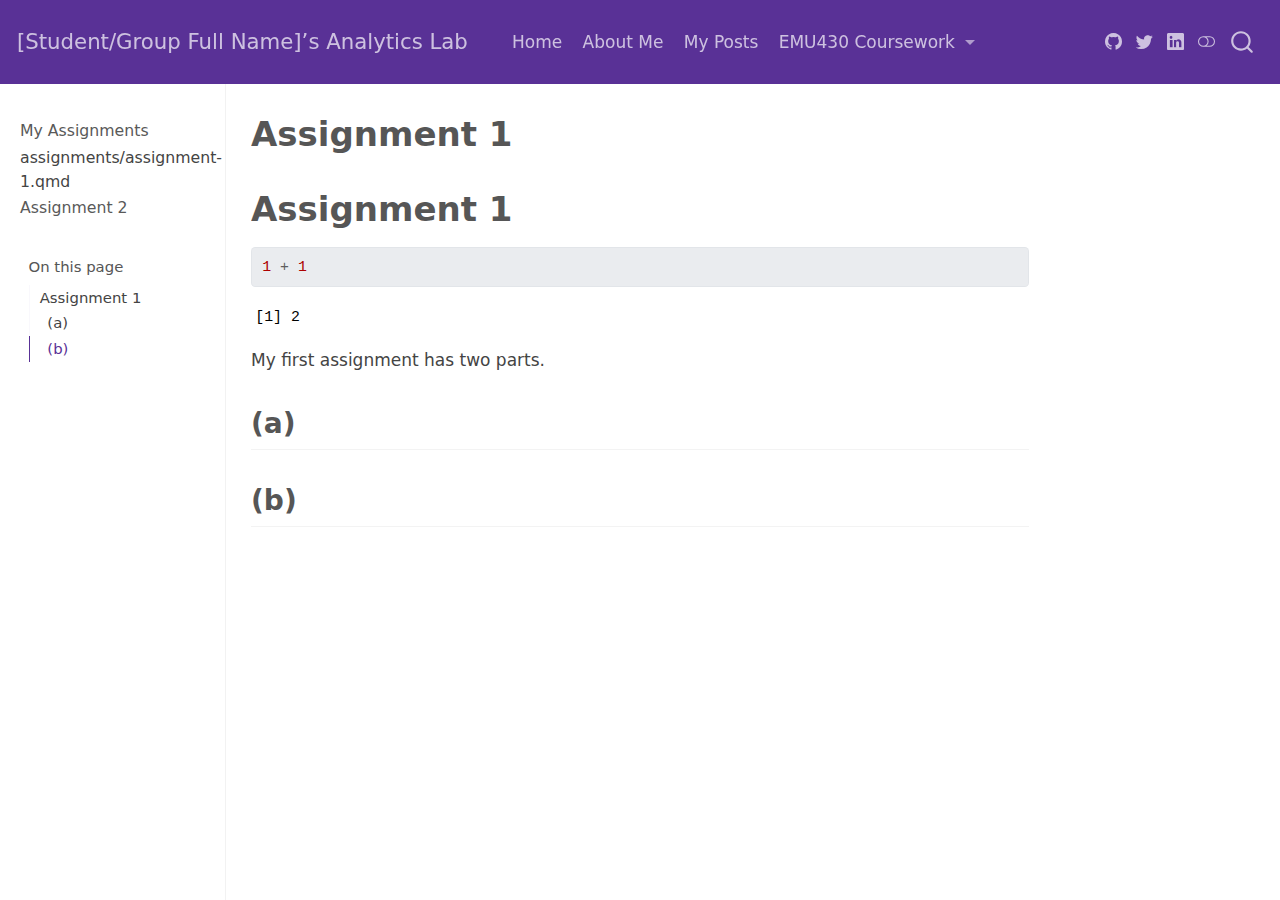
<file: _site/assignment-1.html>
<!DOCTYPE html>
<html xmlns="http://www.w3.org/1999/xhtml" lang="en" xml:lang="en"><head>

<meta charset="utf-8">
<meta name="generator" content="quarto-1.3.450">

<meta name="viewport" content="width=device-width, initial-scale=1.0, user-scalable=yes">


<title>[Student/Group Full Name]’s Analytics Lab - Assignment 1</title>
<style>
code{white-space: pre-wrap;}
span.smallcaps{font-variant: small-caps;}
div.columns{display: flex; gap: min(4vw, 1.5em);}
div.column{flex: auto; overflow-x: auto;}
div.hanging-indent{margin-left: 1.5em; text-indent: -1.5em;}
ul.task-list{list-style: none;}
ul.task-list li input[type="checkbox"] {
  width: 0.8em;
  margin: 0 0.8em 0.2em -1em; /* quarto-specific, see https://github.com/quarto-dev/quarto-cli/issues/4556 */ 
  vertical-align: middle;
}
/* CSS for syntax highlighting */
pre > code.sourceCode { white-space: pre; position: relative; }
pre > code.sourceCode > span { display: inline-block; line-height: 1.25; }
pre > code.sourceCode > span:empty { height: 1.2em; }
.sourceCode { overflow: visible; }
code.sourceCode > span { color: inherit; text-decoration: inherit; }
div.sourceCode { margin: 1em 0; }
pre.sourceCode { margin: 0; }
@media screen {
div.sourceCode { overflow: auto; }
}
@media print {
pre > code.sourceCode { white-space: pre-wrap; }
pre > code.sourceCode > span { text-indent: -5em; padding-left: 5em; }
}
pre.numberSource code
  { counter-reset: source-line 0; }
pre.numberSource code > span
  { position: relative; left: -4em; counter-increment: source-line; }
pre.numberSource code > span > a:first-child::before
  { content: counter(source-line);
    position: relative; left: -1em; text-align: right; vertical-align: baseline;
    border: none; display: inline-block;
    -webkit-touch-callout: none; -webkit-user-select: none;
    -khtml-user-select: none; -moz-user-select: none;
    -ms-user-select: none; user-select: none;
    padding: 0 4px; width: 4em;
  }
pre.numberSource { margin-left: 3em;  padding-left: 4px; }
div.sourceCode
  {   }
@media screen {
pre > code.sourceCode > span > a:first-child::before { text-decoration: underline; }
}
</style>


<script src="site_libs/quarto-nav/quarto-nav.js"></script>
<script src="site_libs/quarto-nav/headroom.min.js"></script>
<script src="site_libs/clipboard/clipboard.min.js"></script>
<script src="site_libs/quarto-search/autocomplete.umd.js"></script>
<script src="site_libs/quarto-search/fuse.min.js"></script>
<script src="site_libs/quarto-search/quarto-search.js"></script>
<meta name="quarto:offset" content="./">
<script src="site_libs/quarto-html/quarto.js"></script>
<script src="site_libs/quarto-html/popper.min.js"></script>
<script src="site_libs/quarto-html/tippy.umd.min.js"></script>
<script src="site_libs/quarto-html/anchor.min.js"></script>
<link href="site_libs/quarto-html/tippy.css" rel="stylesheet">
<link href="site_libs/quarto-html/quarto-syntax-highlighting.css" rel="stylesheet" class="quarto-color-scheme" id="quarto-text-highlighting-styles">
<link href="site_libs/quarto-html/quarto-syntax-highlighting-dark.css" rel="prefetch" class="quarto-color-scheme quarto-color-alternate" id="quarto-text-highlighting-styles">
<script src="site_libs/bootstrap/bootstrap.min.js"></script>
<link href="site_libs/bootstrap/bootstrap-icons.css" rel="stylesheet">
<link href="site_libs/bootstrap/bootstrap.min.css" rel="stylesheet" class="quarto-color-scheme" id="quarto-bootstrap" data-mode="light">
<link href="site_libs/bootstrap/bootstrap-dark.min.css" rel="prefetch" class="quarto-color-scheme quarto-color-alternate" id="quarto-bootstrap" data-mode="dark">
<script id="quarto-search-options" type="application/json">{
  "location": "navbar",
  "copy-button": false,
  "collapse-after": 3,
  "panel-placement": "end",
  "type": "overlay",
  "limit": 20,
  "language": {
    "search-no-results-text": "No results",
    "search-matching-documents-text": "matching documents",
    "search-copy-link-title": "Copy link to search",
    "search-hide-matches-text": "Hide additional matches",
    "search-more-match-text": "more match in this document",
    "search-more-matches-text": "more matches in this document",
    "search-clear-button-title": "Clear",
    "search-detached-cancel-button-title": "Cancel",
    "search-submit-button-title": "Submit",
    "search-label": "Search"
  }
}</script>


<link rel="stylesheet" href="styles.css">
</head>

<body class="nav-sidebar docked nav-fixed">

<div id="quarto-search-results"></div>
  <header id="quarto-header" class="headroom fixed-top">
    <nav class="navbar navbar-expand-lg navbar-dark ">
      <div class="navbar-container container-fluid">
      <div class="navbar-brand-container">
    <a class="navbar-brand" href="./index.html">
    <span class="navbar-title">[Student/Group Full Name]’s Analytics Lab</span>
    </a>
  </div>
            <div id="quarto-search" class="" title="Search"></div>
          <button class="navbar-toggler" type="button" data-bs-toggle="collapse" data-bs-target="#navbarCollapse" aria-controls="navbarCollapse" aria-expanded="false" aria-label="Toggle navigation" onclick="if (window.quartoToggleHeadroom) { window.quartoToggleHeadroom(); }">
  <span class="navbar-toggler-icon"></span>
</button>
          <div class="collapse navbar-collapse" id="navbarCollapse">
            <ul class="navbar-nav navbar-nav-scroll me-auto">
  <li class="nav-item">
    <a class="nav-link" href="./index.html" rel="" target="">
 <span class="menu-text">Home</span></a>
  </li>  
  <li class="nav-item">
    <a class="nav-link" href="./about.html" rel="" target="">
 <span class="menu-text">About Me</span></a>
  </li>  
  <li class="nav-item">
    <a class="nav-link" href="./posts.html" rel="" target="">
 <span class="menu-text">My Posts</span></a>
  </li>  
  <li class="nav-item dropdown ">
    <a class="nav-link dropdown-toggle" href="#" id="nav-menu-emu430-coursework" role="button" data-bs-toggle="dropdown" aria-expanded="false" rel="" target="">
 <span class="menu-text">EMU430 Coursework</span>
    </a>
    <ul class="dropdown-menu" aria-labelledby="nav-menu-emu430-coursework">    
        <li>
    <a class="dropdown-item" href="./assignments.html" rel="" target="">
 <span class="dropdown-text">Assignments</span></a>
  </li>  
        <li>
    <a class="dropdown-item" href="./project.html" rel="" target="">
 <span class="dropdown-text">Project</span></a>
  </li>  
    </ul>
  </li>
</ul>
            <div class="quarto-navbar-tools ms-auto tools-wide">
    <a href="https://twitter.com" rel="" title="" class="quarto-navigation-tool px-1" aria-label=""><i class="bi bi-github"></i></a>
    <a href="https://twitter.com" rel="" title="" class="quarto-navigation-tool px-1" aria-label=""><i class="bi bi-twitter"></i></a>
    <a href="https://linkedin.com" rel="" title="" class="quarto-navigation-tool px-1" aria-label=""><i class="bi bi-linkedin"></i></a>
  <a href="" class="quarto-color-scheme-toggle quarto-navigation-tool  px-1" onclick="window.quartoToggleColorScheme(); return false;" title="Toggle dark mode"><i class="bi"></i></a>
</div>
          </div> <!-- /navcollapse -->
      </div> <!-- /container-fluid -->
    </nav>
  <nav class="quarto-secondary-nav">
    <div class="container-fluid d-flex">
      <button type="button" class="quarto-btn-toggle btn" data-bs-toggle="collapse" data-bs-target="#quarto-sidebar,#quarto-sidebar-glass" aria-controls="quarto-sidebar" aria-expanded="false" aria-label="Toggle sidebar navigation" onclick="if (window.quartoToggleHeadroom) { window.quartoToggleHeadroom(); }">
        <i class="bi bi-layout-text-sidebar-reverse"></i>
      </button>
      <nav class="quarto-page-breadcrumbs" aria-label="breadcrumb"><ol class="breadcrumb"><li class="breadcrumb-item">Assignment 1</li></ol></nav>
      <a class="flex-grow-1" role="button" data-bs-toggle="collapse" data-bs-target="#quarto-sidebar,#quarto-sidebar-glass" aria-controls="quarto-sidebar" aria-expanded="false" aria-label="Toggle sidebar navigation" onclick="if (window.quartoToggleHeadroom) { window.quartoToggleHeadroom(); }">      
      </a>
    </div>
  </nav>
</header>
<!-- content -->
<div id="quarto-content" class="quarto-container page-columns page-rows-contents page-layout-article page-navbar">
<!-- sidebar -->
  <nav id="quarto-sidebar" class="sidebar collapse collapse-horizontal sidebar-navigation docked overflow-auto">
    <div class="sidebar-menu-container"> 
    <ul class="list-unstyled mt-1">
        <li class="sidebar-item">
  <div class="sidebar-item-container"> 
  <a href="./assignments.html" class="sidebar-item-text sidebar-link">
 <span class="menu-text">My Assignments</span></a>
  </div>
</li>
        <li class="sidebar-item">
 <span class="menu-text">assignments/assignment-1.qmd</span>
  </li>
        <li class="sidebar-item">
  <div class="sidebar-item-container"> 
  <a href="./assignments/assignment-2.html" class="sidebar-item-text sidebar-link">
 <span class="menu-text">Assignment 2</span></a>
  </div>
</li>
    </ul>
    </div>
    <nav id="TOC" role="doc-toc" class="toc-active">
    <h2 id="toc-title">On this page</h2>
   
  <ul>
  <li><a href="#assignment-1" id="toc-assignment-1" class="nav-link active" data-scroll-target="#assignment-1">Assignment 1</a>
  <ul class="collapse">
  <li><a href="#a" id="toc-a" class="nav-link" data-scroll-target="#a">(a)</a></li>
  <li><a href="#b" id="toc-b" class="nav-link" data-scroll-target="#b">(b)</a></li>
  </ul></li>
  </ul>
</nav>
</nav>
<div id="quarto-sidebar-glass" data-bs-toggle="collapse" data-bs-target="#quarto-sidebar,#quarto-sidebar-glass"></div>
<!-- margin-sidebar -->
    <div id="quarto-margin-sidebar" class="sidebar margin-sidebar">
    </div>
<!-- main -->
<main class="content" id="quarto-document-content">

<header id="title-block-header" class="quarto-title-block default">
<div class="quarto-title">
<h1 class="title">Assignment 1</h1>
</div>



<div class="quarto-title-meta">

    
  
    
  </div>
  

</header>

<section id="assignment-1" class="level1">
<h1>Assignment 1</h1>
<div class="cell">
<div class="sourceCode cell-code" id="cb1"><pre class="sourceCode r code-with-copy"><code class="sourceCode r"><span id="cb1-1"><a href="#cb1-1" aria-hidden="true" tabindex="-1"></a><span class="dv">1</span> <span class="sc">+</span> <span class="dv">1</span></span></code><button title="Copy to Clipboard" class="code-copy-button"><i class="bi"></i></button></pre></div>
<div class="cell-output cell-output-stdout">
<pre><code>[1] 2</code></pre>
</div>
</div>
<p>My first assignment has two parts.</p>
<section id="a" class="level2">
<h2 class="anchored" data-anchor-id="a">(a)</h2>
</section>
<section id="b" class="level2">
<h2 class="anchored" data-anchor-id="b">(b)</h2>


</section>
</section>

</main> <!-- /main -->
<script id="quarto-html-after-body" type="application/javascript">
window.document.addEventListener("DOMContentLoaded", function (event) {
  const toggleBodyColorMode = (bsSheetEl) => {
    const mode = bsSheetEl.getAttribute("data-mode");
    const bodyEl = window.document.querySelector("body");
    if (mode === "dark") {
      bodyEl.classList.add("quarto-dark");
      bodyEl.classList.remove("quarto-light");
    } else {
      bodyEl.classList.add("quarto-light");
      bodyEl.classList.remove("quarto-dark");
    }
  }
  const toggleBodyColorPrimary = () => {
    const bsSheetEl = window.document.querySelector("link#quarto-bootstrap");
    if (bsSheetEl) {
      toggleBodyColorMode(bsSheetEl);
    }
  }
  toggleBodyColorPrimary();  
  const disableStylesheet = (stylesheets) => {
    for (let i=0; i < stylesheets.length; i++) {
      const stylesheet = stylesheets[i];
      stylesheet.rel = 'prefetch';
    }
  }
  const enableStylesheet = (stylesheets) => {
    for (let i=0; i < stylesheets.length; i++) {
      const stylesheet = stylesheets[i];
      stylesheet.rel = 'stylesheet';
    }
  }
  const manageTransitions = (selector, allowTransitions) => {
    const els = window.document.querySelectorAll(selector);
    for (let i=0; i < els.length; i++) {
      const el = els[i];
      if (allowTransitions) {
        el.classList.remove('notransition');
      } else {
        el.classList.add('notransition');
      }
    }
  }
  const toggleColorMode = (alternate) => {
    // Switch the stylesheets
    const alternateStylesheets = window.document.querySelectorAll('link.quarto-color-scheme.quarto-color-alternate');
    manageTransitions('#quarto-margin-sidebar .nav-link', false);
    if (alternate) {
      enableStylesheet(alternateStylesheets);
      for (const sheetNode of alternateStylesheets) {
        if (sheetNode.id === "quarto-bootstrap") {
          toggleBodyColorMode(sheetNode);
        }
      }
    } else {
      disableStylesheet(alternateStylesheets);
      toggleBodyColorPrimary();
    }
    manageTransitions('#quarto-margin-sidebar .nav-link', true);
    // Switch the toggles
    const toggles = window.document.querySelectorAll('.quarto-color-scheme-toggle');
    for (let i=0; i < toggles.length; i++) {
      const toggle = toggles[i];
      if (toggle) {
        if (alternate) {
          toggle.classList.add("alternate");     
        } else {
          toggle.classList.remove("alternate");
        }
      }
    }
    // Hack to workaround the fact that safari doesn't
    // properly recolor the scrollbar when toggling (#1455)
    if (navigator.userAgent.indexOf('Safari') > 0 && navigator.userAgent.indexOf('Chrome') == -1) {
      manageTransitions("body", false);
      window.scrollTo(0, 1);
      setTimeout(() => {
        window.scrollTo(0, 0);
        manageTransitions("body", true);
      }, 40);  
    }
  }
  const isFileUrl = () => { 
    return window.location.protocol === 'file:';
  }
  const hasAlternateSentinel = () => {  
    let styleSentinel = getColorSchemeSentinel();
    if (styleSentinel !== null) {
      return styleSentinel === "alternate";
    } else {
      return false;
    }
  }
  const setStyleSentinel = (alternate) => {
    const value = alternate ? "alternate" : "default";
    if (!isFileUrl()) {
      window.localStorage.setItem("quarto-color-scheme", value);
    } else {
      localAlternateSentinel = value;
    }
  }
  const getColorSchemeSentinel = () => {
    if (!isFileUrl()) {
      const storageValue = window.localStorage.getItem("quarto-color-scheme");
      return storageValue != null ? storageValue : localAlternateSentinel;
    } else {
      return localAlternateSentinel;
    }
  }
  let localAlternateSentinel = 'default';
  // Dark / light mode switch
  window.quartoToggleColorScheme = () => {
    // Read the current dark / light value 
    let toAlternate = !hasAlternateSentinel();
    toggleColorMode(toAlternate);
    setStyleSentinel(toAlternate);
  };
  // Ensure there is a toggle, if there isn't float one in the top right
  if (window.document.querySelector('.quarto-color-scheme-toggle') === null) {
    const a = window.document.createElement('a');
    a.classList.add('top-right');
    a.classList.add('quarto-color-scheme-toggle');
    a.href = "";
    a.onclick = function() { try { window.quartoToggleColorScheme(); } catch {} return false; };
    const i = window.document.createElement("i");
    i.classList.add('bi');
    a.appendChild(i);
    window.document.body.appendChild(a);
  }
  // Switch to dark mode if need be
  if (hasAlternateSentinel()) {
    toggleColorMode(true);
  } else {
    toggleColorMode(false);
  }
  const icon = "";
  const anchorJS = new window.AnchorJS();
  anchorJS.options = {
    placement: 'right',
    icon: icon
  };
  anchorJS.add('.anchored');
  const isCodeAnnotation = (el) => {
    for (const clz of el.classList) {
      if (clz.startsWith('code-annotation-')) {                     
        return true;
      }
    }
    return false;
  }
  const clipboard = new window.ClipboardJS('.code-copy-button', {
    text: function(trigger) {
      const codeEl = trigger.previousElementSibling.cloneNode(true);
      for (const childEl of codeEl.children) {
        if (isCodeAnnotation(childEl)) {
          childEl.remove();
        }
      }
      return codeEl.innerText;
    }
  });
  clipboard.on('success', function(e) {
    // button target
    const button = e.trigger;
    // don't keep focus
    button.blur();
    // flash "checked"
    button.classList.add('code-copy-button-checked');
    var currentTitle = button.getAttribute("title");
    button.setAttribute("title", "Copied!");
    let tooltip;
    if (window.bootstrap) {
      button.setAttribute("data-bs-toggle", "tooltip");
      button.setAttribute("data-bs-placement", "left");
      button.setAttribute("data-bs-title", "Copied!");
      tooltip = new bootstrap.Tooltip(button, 
        { trigger: "manual", 
          customClass: "code-copy-button-tooltip",
          offset: [0, -8]});
      tooltip.show();    
    }
    setTimeout(function() {
      if (tooltip) {
        tooltip.hide();
        button.removeAttribute("data-bs-title");
        button.removeAttribute("data-bs-toggle");
        button.removeAttribute("data-bs-placement");
      }
      button.setAttribute("title", currentTitle);
      button.classList.remove('code-copy-button-checked');
    }, 1000);
    // clear code selection
    e.clearSelection();
  });
  function tippyHover(el, contentFn) {
    const config = {
      allowHTML: true,
      content: contentFn,
      maxWidth: 500,
      delay: 100,
      arrow: false,
      appendTo: function(el) {
          return el.parentElement;
      },
      interactive: true,
      interactiveBorder: 10,
      theme: 'quarto',
      placement: 'bottom-start'
    };
    window.tippy(el, config); 
  }
  const noterefs = window.document.querySelectorAll('a[role="doc-noteref"]');
  for (var i=0; i<noterefs.length; i++) {
    const ref = noterefs[i];
    tippyHover(ref, function() {
      // use id or data attribute instead here
      let href = ref.getAttribute('data-footnote-href') || ref.getAttribute('href');
      try { href = new URL(href).hash; } catch {}
      const id = href.replace(/^#\/?/, "");
      const note = window.document.getElementById(id);
      return note.innerHTML;
    });
  }
      let selectedAnnoteEl;
      const selectorForAnnotation = ( cell, annotation) => {
        let cellAttr = 'data-code-cell="' + cell + '"';
        let lineAttr = 'data-code-annotation="' +  annotation + '"';
        const selector = 'span[' + cellAttr + '][' + lineAttr + ']';
        return selector;
      }
      const selectCodeLines = (annoteEl) => {
        const doc = window.document;
        const targetCell = annoteEl.getAttribute("data-target-cell");
        const targetAnnotation = annoteEl.getAttribute("data-target-annotation");
        const annoteSpan = window.document.querySelector(selectorForAnnotation(targetCell, targetAnnotation));
        const lines = annoteSpan.getAttribute("data-code-lines").split(",");
        const lineIds = lines.map((line) => {
          return targetCell + "-" + line;
        })
        let top = null;
        let height = null;
        let parent = null;
        if (lineIds.length > 0) {
            //compute the position of the single el (top and bottom and make a div)
            const el = window.document.getElementById(lineIds[0]);
            top = el.offsetTop;
            height = el.offsetHeight;
            parent = el.parentElement.parentElement;
          if (lineIds.length > 1) {
            const lastEl = window.document.getElementById(lineIds[lineIds.length - 1]);
            const bottom = lastEl.offsetTop + lastEl.offsetHeight;
            height = bottom - top;
          }
          if (top !== null && height !== null && parent !== null) {
            // cook up a div (if necessary) and position it 
            let div = window.document.getElementById("code-annotation-line-highlight");
            if (div === null) {
              div = window.document.createElement("div");
              div.setAttribute("id", "code-annotation-line-highlight");
              div.style.position = 'absolute';
              parent.appendChild(div);
            }
            div.style.top = top - 2 + "px";
            div.style.height = height + 4 + "px";
            let gutterDiv = window.document.getElementById("code-annotation-line-highlight-gutter");
            if (gutterDiv === null) {
              gutterDiv = window.document.createElement("div");
              gutterDiv.setAttribute("id", "code-annotation-line-highlight-gutter");
              gutterDiv.style.position = 'absolute';
              const codeCell = window.document.getElementById(targetCell);
              const gutter = codeCell.querySelector('.code-annotation-gutter');
              gutter.appendChild(gutterDiv);
            }
            gutterDiv.style.top = top - 2 + "px";
            gutterDiv.style.height = height + 4 + "px";
          }
          selectedAnnoteEl = annoteEl;
        }
      };
      const unselectCodeLines = () => {
        const elementsIds = ["code-annotation-line-highlight", "code-annotation-line-highlight-gutter"];
        elementsIds.forEach((elId) => {
          const div = window.document.getElementById(elId);
          if (div) {
            div.remove();
          }
        });
        selectedAnnoteEl = undefined;
      };
      // Attach click handler to the DT
      const annoteDls = window.document.querySelectorAll('dt[data-target-cell]');
      for (const annoteDlNode of annoteDls) {
        annoteDlNode.addEventListener('click', (event) => {
          const clickedEl = event.target;
          if (clickedEl !== selectedAnnoteEl) {
            unselectCodeLines();
            const activeEl = window.document.querySelector('dt[data-target-cell].code-annotation-active');
            if (activeEl) {
              activeEl.classList.remove('code-annotation-active');
            }
            selectCodeLines(clickedEl);
            clickedEl.classList.add('code-annotation-active');
          } else {
            // Unselect the line
            unselectCodeLines();
            clickedEl.classList.remove('code-annotation-active');
          }
        });
      }
  const findCites = (el) => {
    const parentEl = el.parentElement;
    if (parentEl) {
      const cites = parentEl.dataset.cites;
      if (cites) {
        return {
          el,
          cites: cites.split(' ')
        };
      } else {
        return findCites(el.parentElement)
      }
    } else {
      return undefined;
    }
  };
  var bibliorefs = window.document.querySelectorAll('a[role="doc-biblioref"]');
  for (var i=0; i<bibliorefs.length; i++) {
    const ref = bibliorefs[i];
    const citeInfo = findCites(ref);
    if (citeInfo) {
      tippyHover(citeInfo.el, function() {
        var popup = window.document.createElement('div');
        citeInfo.cites.forEach(function(cite) {
          var citeDiv = window.document.createElement('div');
          citeDiv.classList.add('hanging-indent');
          citeDiv.classList.add('csl-entry');
          var biblioDiv = window.document.getElementById('ref-' + cite);
          if (biblioDiv) {
            citeDiv.innerHTML = biblioDiv.innerHTML;
          }
          popup.appendChild(citeDiv);
        });
        return popup.innerHTML;
      });
    }
  }
});
</script>
</div> <!-- /content -->



</body></html>
</file>
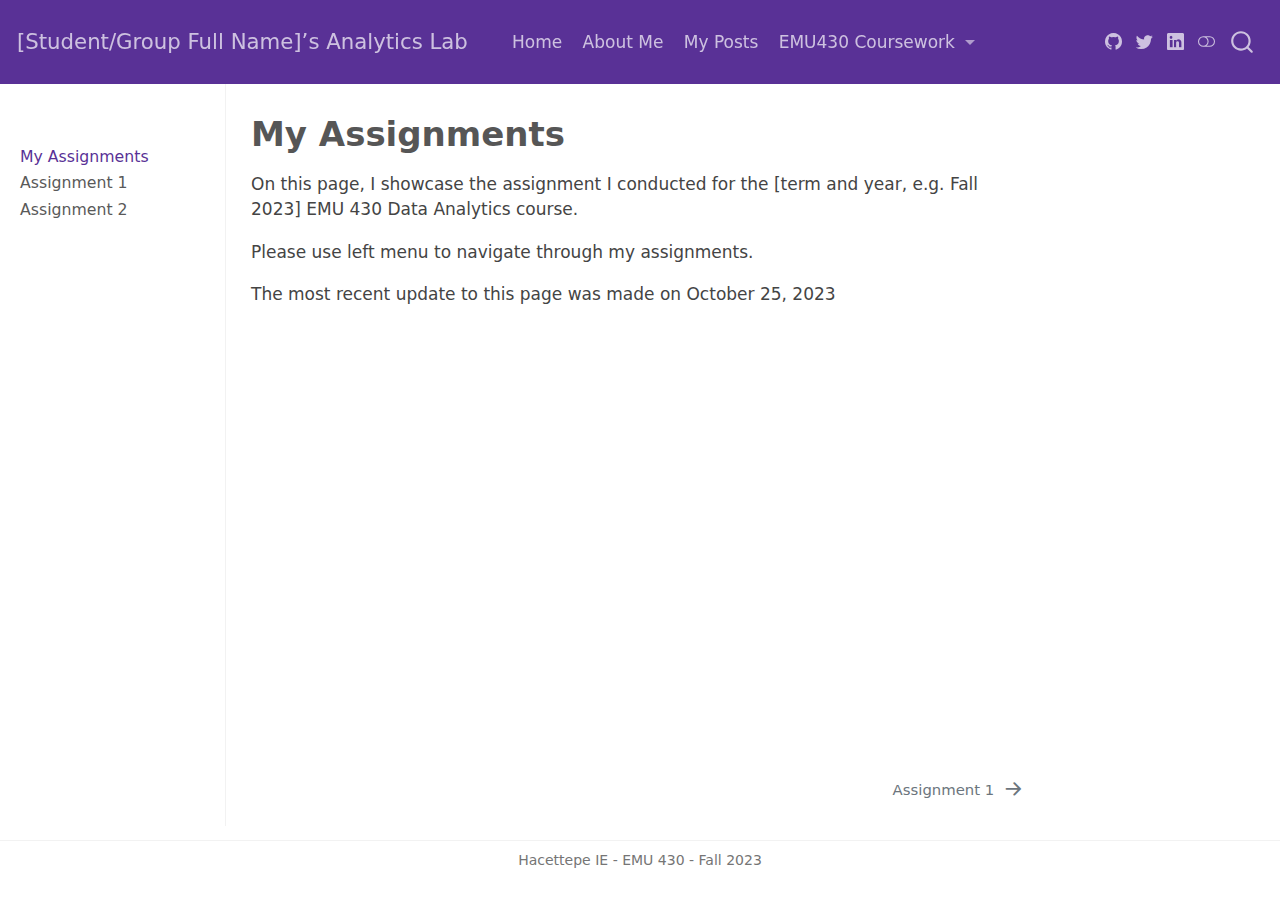
<file: _site/assignments.html>
<!DOCTYPE html>
<html xmlns="http://www.w3.org/1999/xhtml" lang="en" xml:lang="en"><head>

<meta charset="utf-8">
<meta name="generator" content="quarto-1.3.450">

<meta name="viewport" content="width=device-width, initial-scale=1.0, user-scalable=yes">


<title>[Student/Group Full Name]’s Analytics Lab - My Assignments</title>
<style>
code{white-space: pre-wrap;}
span.smallcaps{font-variant: small-caps;}
div.columns{display: flex; gap: min(4vw, 1.5em);}
div.column{flex: auto; overflow-x: auto;}
div.hanging-indent{margin-left: 1.5em; text-indent: -1.5em;}
ul.task-list{list-style: none;}
ul.task-list li input[type="checkbox"] {
  width: 0.8em;
  margin: 0 0.8em 0.2em -1em; /* quarto-specific, see https://github.com/quarto-dev/quarto-cli/issues/4556 */ 
  vertical-align: middle;
}
</style>


<script src="site_libs/quarto-nav/quarto-nav.js"></script>
<script src="site_libs/quarto-nav/headroom.min.js"></script>
<script src="site_libs/clipboard/clipboard.min.js"></script>
<script src="site_libs/quarto-search/autocomplete.umd.js"></script>
<script src="site_libs/quarto-search/fuse.min.js"></script>
<script src="site_libs/quarto-search/quarto-search.js"></script>
<meta name="quarto:offset" content="./">
<link href="./assignments/assignment-1.html" rel="next">
<script src="site_libs/quarto-html/quarto.js"></script>
<script src="site_libs/quarto-html/popper.min.js"></script>
<script src="site_libs/quarto-html/tippy.umd.min.js"></script>
<script src="site_libs/quarto-html/anchor.min.js"></script>
<link href="site_libs/quarto-html/tippy.css" rel="stylesheet">
<link href="site_libs/quarto-html/quarto-syntax-highlighting.css" rel="stylesheet" class="quarto-color-scheme" id="quarto-text-highlighting-styles">
<link href="site_libs/quarto-html/quarto-syntax-highlighting-dark.css" rel="prefetch" class="quarto-color-scheme quarto-color-alternate" id="quarto-text-highlighting-styles">
<script src="site_libs/bootstrap/bootstrap.min.js"></script>
<link href="site_libs/bootstrap/bootstrap-icons.css" rel="stylesheet">
<link href="site_libs/bootstrap/bootstrap.min.css" rel="stylesheet" class="quarto-color-scheme" id="quarto-bootstrap" data-mode="light">
<link href="site_libs/bootstrap/bootstrap-dark.min.css" rel="prefetch" class="quarto-color-scheme quarto-color-alternate" id="quarto-bootstrap" data-mode="dark">
<script id="quarto-search-options" type="application/json">{
  "location": "navbar",
  "copy-button": false,
  "collapse-after": 3,
  "panel-placement": "end",
  "type": "overlay",
  "limit": 20,
  "language": {
    "search-no-results-text": "No results",
    "search-matching-documents-text": "matching documents",
    "search-copy-link-title": "Copy link to search",
    "search-hide-matches-text": "Hide additional matches",
    "search-more-match-text": "more match in this document",
    "search-more-matches-text": "more matches in this document",
    "search-clear-button-title": "Clear",
    "search-detached-cancel-button-title": "Cancel",
    "search-submit-button-title": "Submit",
    "search-label": "Search"
  }
}</script>


<link rel="stylesheet" href="styles.css">
</head>

<body class="nav-sidebar docked nav-fixed">

<div id="quarto-search-results"></div>
  <header id="quarto-header" class="headroom fixed-top">
    <nav class="navbar navbar-expand-lg navbar-dark ">
      <div class="navbar-container container-fluid">
      <div class="navbar-brand-container">
    <a class="navbar-brand" href="./index.html">
    <span class="navbar-title">[Student/Group Full Name]’s Analytics Lab</span>
    </a>
  </div>
            <div id="quarto-search" class="" title="Search"></div>
          <button class="navbar-toggler" type="button" data-bs-toggle="collapse" data-bs-target="#navbarCollapse" aria-controls="navbarCollapse" aria-expanded="false" aria-label="Toggle navigation" onclick="if (window.quartoToggleHeadroom) { window.quartoToggleHeadroom(); }">
  <span class="navbar-toggler-icon"></span>
</button>
          <div class="collapse navbar-collapse" id="navbarCollapse">
            <ul class="navbar-nav navbar-nav-scroll me-auto">
  <li class="nav-item">
    <a class="nav-link" href="./index.html" rel="" target="">
 <span class="menu-text">Home</span></a>
  </li>  
  <li class="nav-item">
    <a class="nav-link" href="./about.html" rel="" target="">
 <span class="menu-text">About Me</span></a>
  </li>  
  <li class="nav-item">
    <a class="nav-link" href="./posts.html" rel="" target="">
 <span class="menu-text">My Posts</span></a>
  </li>  
  <li class="nav-item dropdown ">
    <a class="nav-link dropdown-toggle" href="#" id="nav-menu-emu430-coursework" role="button" data-bs-toggle="dropdown" aria-expanded="false" rel="" target="">
 <span class="menu-text">EMU430 Coursework</span>
    </a>
    <ul class="dropdown-menu" aria-labelledby="nav-menu-emu430-coursework">    
        <li>
    <a class="dropdown-item" href="./assignments.html" rel="" target="">
 <span class="dropdown-text">Assignments</span></a>
  </li>  
        <li>
    <a class="dropdown-item" href="./project.html" rel="" target="">
 <span class="dropdown-text">Project</span></a>
  </li>  
    </ul>
  </li>
</ul>
            <div class="quarto-navbar-tools ms-auto tools-wide">
    <a href="https://twitter.com" rel="" title="" class="quarto-navigation-tool px-1" aria-label=""><i class="bi bi-github"></i></a>
    <a href="https://twitter.com" rel="" title="" class="quarto-navigation-tool px-1" aria-label=""><i class="bi bi-twitter"></i></a>
    <a href="https://linkedin.com" rel="" title="" class="quarto-navigation-tool px-1" aria-label=""><i class="bi bi-linkedin"></i></a>
  <a href="" class="quarto-color-scheme-toggle quarto-navigation-tool  px-1" onclick="window.quartoToggleColorScheme(); return false;" title="Toggle dark mode"><i class="bi"></i></a>
</div>
          </div> <!-- /navcollapse -->
      </div> <!-- /container-fluid -->
    </nav>
  <nav class="quarto-secondary-nav">
    <div class="container-fluid d-flex">
      <button type="button" class="quarto-btn-toggle btn" data-bs-toggle="collapse" data-bs-target="#quarto-sidebar,#quarto-sidebar-glass" aria-controls="quarto-sidebar" aria-expanded="false" aria-label="Toggle sidebar navigation" onclick="if (window.quartoToggleHeadroom) { window.quartoToggleHeadroom(); }">
        <i class="bi bi-layout-text-sidebar-reverse"></i>
      </button>
      <nav class="quarto-page-breadcrumbs" aria-label="breadcrumb"><ol class="breadcrumb"><li class="breadcrumb-item"><a href="./assignments.html">My Assignments</a></li></ol></nav>
      <a class="flex-grow-1" role="button" data-bs-toggle="collapse" data-bs-target="#quarto-sidebar,#quarto-sidebar-glass" aria-controls="quarto-sidebar" aria-expanded="false" aria-label="Toggle sidebar navigation" onclick="if (window.quartoToggleHeadroom) { window.quartoToggleHeadroom(); }">      
      </a>
      <button type="button" class="btn quarto-search-button" aria-label="" onclick="window.quartoOpenSearch();">
        <i class="bi bi-search"></i>
      </button>
    </div>
  </nav>
</header>
<!-- content -->
<div id="quarto-content" class="quarto-container page-columns page-rows-contents page-layout-article page-navbar">
<!-- sidebar -->
  <nav id="quarto-sidebar" class="sidebar collapse collapse-horizontal sidebar-navigation docked overflow-auto">
        <div class="mt-2 flex-shrink-0 align-items-center">
        <div class="sidebar-search">
        <div id="quarto-search" class="" title="Search"></div>
        </div>
        </div>
    <div class="sidebar-menu-container"> 
    <ul class="list-unstyled mt-1">
        <li class="sidebar-item">
  <div class="sidebar-item-container"> 
  <a href="./assignments.html" class="sidebar-item-text sidebar-link active">
 <span class="menu-text">My Assignments</span></a>
  </div>
</li>
        <li class="sidebar-item">
  <div class="sidebar-item-container"> 
  <a href="./assignments/assignment-1.html" class="sidebar-item-text sidebar-link">
 <span class="menu-text">Assignment 1</span></a>
  </div>
</li>
        <li class="sidebar-item">
  <div class="sidebar-item-container"> 
  <a href="./assignments/assignment-2.html" class="sidebar-item-text sidebar-link">
 <span class="menu-text">Assignment 2</span></a>
  </div>
</li>
    </ul>
    </div>
    
</nav>
<div id="quarto-sidebar-glass" data-bs-toggle="collapse" data-bs-target="#quarto-sidebar,#quarto-sidebar-glass"></div>
<!-- margin-sidebar -->
    <div id="quarto-margin-sidebar" class="sidebar margin-sidebar">
    </div>
<!-- main -->
<main class="content" id="quarto-document-content">

<header id="title-block-header" class="quarto-title-block default">
<div class="quarto-title">
<h1 class="title">My Assignments</h1>
</div>



<div class="quarto-title-meta">

    
  
    
  </div>
  

</header>

<p>On this page, I showcase the assignment I conducted for the [term and year, e.g.&nbsp;Fall 2023] EMU 430 Data Analytics course.</p>
<p>Please use left menu to navigate through my assignments.</p>
<p>The most recent update to this page was made on October 25, 2023</p>



<a onclick="window.scrollTo(0, 0); return false;" role="button" id="quarto-back-to-top"><i class="bi bi-arrow-up"></i> Back to top</a></main> <!-- /main -->
<script id="quarto-html-after-body" type="application/javascript">
window.document.addEventListener("DOMContentLoaded", function (event) {
  const toggleBodyColorMode = (bsSheetEl) => {
    const mode = bsSheetEl.getAttribute("data-mode");
    const bodyEl = window.document.querySelector("body");
    if (mode === "dark") {
      bodyEl.classList.add("quarto-dark");
      bodyEl.classList.remove("quarto-light");
    } else {
      bodyEl.classList.add("quarto-light");
      bodyEl.classList.remove("quarto-dark");
    }
  }
  const toggleBodyColorPrimary = () => {
    const bsSheetEl = window.document.querySelector("link#quarto-bootstrap");
    if (bsSheetEl) {
      toggleBodyColorMode(bsSheetEl);
    }
  }
  toggleBodyColorPrimary();  
  const disableStylesheet = (stylesheets) => {
    for (let i=0; i < stylesheets.length; i++) {
      const stylesheet = stylesheets[i];
      stylesheet.rel = 'prefetch';
    }
  }
  const enableStylesheet = (stylesheets) => {
    for (let i=0; i < stylesheets.length; i++) {
      const stylesheet = stylesheets[i];
      stylesheet.rel = 'stylesheet';
    }
  }
  const manageTransitions = (selector, allowTransitions) => {
    const els = window.document.querySelectorAll(selector);
    for (let i=0; i < els.length; i++) {
      const el = els[i];
      if (allowTransitions) {
        el.classList.remove('notransition');
      } else {
        el.classList.add('notransition');
      }
    }
  }
  const toggleColorMode = (alternate) => {
    // Switch the stylesheets
    const alternateStylesheets = window.document.querySelectorAll('link.quarto-color-scheme.quarto-color-alternate');
    manageTransitions('#quarto-margin-sidebar .nav-link', false);
    if (alternate) {
      enableStylesheet(alternateStylesheets);
      for (const sheetNode of alternateStylesheets) {
        if (sheetNode.id === "quarto-bootstrap") {
          toggleBodyColorMode(sheetNode);
        }
      }
    } else {
      disableStylesheet(alternateStylesheets);
      toggleBodyColorPrimary();
    }
    manageTransitions('#quarto-margin-sidebar .nav-link', true);
    // Switch the toggles
    const toggles = window.document.querySelectorAll('.quarto-color-scheme-toggle');
    for (let i=0; i < toggles.length; i++) {
      const toggle = toggles[i];
      if (toggle) {
        if (alternate) {
          toggle.classList.add("alternate");     
        } else {
          toggle.classList.remove("alternate");
        }
      }
    }
    // Hack to workaround the fact that safari doesn't
    // properly recolor the scrollbar when toggling (#1455)
    if (navigator.userAgent.indexOf('Safari') > 0 && navigator.userAgent.indexOf('Chrome') == -1) {
      manageTransitions("body", false);
      window.scrollTo(0, 1);
      setTimeout(() => {
        window.scrollTo(0, 0);
        manageTransitions("body", true);
      }, 40);  
    }
  }
  const isFileUrl = () => { 
    return window.location.protocol === 'file:';
  }
  const hasAlternateSentinel = () => {  
    let styleSentinel = getColorSchemeSentinel();
    if (styleSentinel !== null) {
      return styleSentinel === "alternate";
    } else {
      return false;
    }
  }
  const setStyleSentinel = (alternate) => {
    const value = alternate ? "alternate" : "default";
    if (!isFileUrl()) {
      window.localStorage.setItem("quarto-color-scheme", value);
    } else {
      localAlternateSentinel = value;
    }
  }
  const getColorSchemeSentinel = () => {
    if (!isFileUrl()) {
      const storageValue = window.localStorage.getItem("quarto-color-scheme");
      return storageValue != null ? storageValue : localAlternateSentinel;
    } else {
      return localAlternateSentinel;
    }
  }
  let localAlternateSentinel = 'default';
  // Dark / light mode switch
  window.quartoToggleColorScheme = () => {
    // Read the current dark / light value 
    let toAlternate = !hasAlternateSentinel();
    toggleColorMode(toAlternate);
    setStyleSentinel(toAlternate);
  };
  // Ensure there is a toggle, if there isn't float one in the top right
  if (window.document.querySelector('.quarto-color-scheme-toggle') === null) {
    const a = window.document.createElement('a');
    a.classList.add('top-right');
    a.classList.add('quarto-color-scheme-toggle');
    a.href = "";
    a.onclick = function() { try { window.quartoToggleColorScheme(); } catch {} return false; };
    const i = window.document.createElement("i");
    i.classList.add('bi');
    a.appendChild(i);
    window.document.body.appendChild(a);
  }
  // Switch to dark mode if need be
  if (hasAlternateSentinel()) {
    toggleColorMode(true);
  } else {
    toggleColorMode(false);
  }
  const icon = "";
  const anchorJS = new window.AnchorJS();
  anchorJS.options = {
    placement: 'right',
    icon: icon
  };
  anchorJS.add('.anchored');
  const isCodeAnnotation = (el) => {
    for (const clz of el.classList) {
      if (clz.startsWith('code-annotation-')) {                     
        return true;
      }
    }
    return false;
  }
  const clipboard = new window.ClipboardJS('.code-copy-button', {
    text: function(trigger) {
      const codeEl = trigger.previousElementSibling.cloneNode(true);
      for (const childEl of codeEl.children) {
        if (isCodeAnnotation(childEl)) {
          childEl.remove();
        }
      }
      return codeEl.innerText;
    }
  });
  clipboard.on('success', function(e) {
    // button target
    const button = e.trigger;
    // don't keep focus
    button.blur();
    // flash "checked"
    button.classList.add('code-copy-button-checked');
    var currentTitle = button.getAttribute("title");
    button.setAttribute("title", "Copied!");
    let tooltip;
    if (window.bootstrap) {
      button.setAttribute("data-bs-toggle", "tooltip");
      button.setAttribute("data-bs-placement", "left");
      button.setAttribute("data-bs-title", "Copied!");
      tooltip = new bootstrap.Tooltip(button, 
        { trigger: "manual", 
          customClass: "code-copy-button-tooltip",
          offset: [0, -8]});
      tooltip.show();    
    }
    setTimeout(function() {
      if (tooltip) {
        tooltip.hide();
        button.removeAttribute("data-bs-title");
        button.removeAttribute("data-bs-toggle");
        button.removeAttribute("data-bs-placement");
      }
      button.setAttribute("title", currentTitle);
      button.classList.remove('code-copy-button-checked');
    }, 1000);
    // clear code selection
    e.clearSelection();
  });
  function tippyHover(el, contentFn) {
    const config = {
      allowHTML: true,
      content: contentFn,
      maxWidth: 500,
      delay: 100,
      arrow: false,
      appendTo: function(el) {
          return el.parentElement;
      },
      interactive: true,
      interactiveBorder: 10,
      theme: 'quarto',
      placement: 'bottom-start'
    };
    window.tippy(el, config); 
  }
  const noterefs = window.document.querySelectorAll('a[role="doc-noteref"]');
  for (var i=0; i<noterefs.length; i++) {
    const ref = noterefs[i];
    tippyHover(ref, function() {
      // use id or data attribute instead here
      let href = ref.getAttribute('data-footnote-href') || ref.getAttribute('href');
      try { href = new URL(href).hash; } catch {}
      const id = href.replace(/^#\/?/, "");
      const note = window.document.getElementById(id);
      return note.innerHTML;
    });
  }
      let selectedAnnoteEl;
      const selectorForAnnotation = ( cell, annotation) => {
        let cellAttr = 'data-code-cell="' + cell + '"';
        let lineAttr = 'data-code-annotation="' +  annotation + '"';
        const selector = 'span[' + cellAttr + '][' + lineAttr + ']';
        return selector;
      }
      const selectCodeLines = (annoteEl) => {
        const doc = window.document;
        const targetCell = annoteEl.getAttribute("data-target-cell");
        const targetAnnotation = annoteEl.getAttribute("data-target-annotation");
        const annoteSpan = window.document.querySelector(selectorForAnnotation(targetCell, targetAnnotation));
        const lines = annoteSpan.getAttribute("data-code-lines").split(",");
        const lineIds = lines.map((line) => {
          return targetCell + "-" + line;
        })
        let top = null;
        let height = null;
        let parent = null;
        if (lineIds.length > 0) {
            //compute the position of the single el (top and bottom and make a div)
            const el = window.document.getElementById(lineIds[0]);
            top = el.offsetTop;
            height = el.offsetHeight;
            parent = el.parentElement.parentElement;
          if (lineIds.length > 1) {
            const lastEl = window.document.getElementById(lineIds[lineIds.length - 1]);
            const bottom = lastEl.offsetTop + lastEl.offsetHeight;
            height = bottom - top;
          }
          if (top !== null && height !== null && parent !== null) {
            // cook up a div (if necessary) and position it 
            let div = window.document.getElementById("code-annotation-line-highlight");
            if (div === null) {
              div = window.document.createElement("div");
              div.setAttribute("id", "code-annotation-line-highlight");
              div.style.position = 'absolute';
              parent.appendChild(div);
            }
            div.style.top = top - 2 + "px";
            div.style.height = height + 4 + "px";
            let gutterDiv = window.document.getElementById("code-annotation-line-highlight-gutter");
            if (gutterDiv === null) {
              gutterDiv = window.document.createElement("div");
              gutterDiv.setAttribute("id", "code-annotation-line-highlight-gutter");
              gutterDiv.style.position = 'absolute';
              const codeCell = window.document.getElementById(targetCell);
              const gutter = codeCell.querySelector('.code-annotation-gutter');
              gutter.appendChild(gutterDiv);
            }
            gutterDiv.style.top = top - 2 + "px";
            gutterDiv.style.height = height + 4 + "px";
          }
          selectedAnnoteEl = annoteEl;
        }
      };
      const unselectCodeLines = () => {
        const elementsIds = ["code-annotation-line-highlight", "code-annotation-line-highlight-gutter"];
        elementsIds.forEach((elId) => {
          const div = window.document.getElementById(elId);
          if (div) {
            div.remove();
          }
        });
        selectedAnnoteEl = undefined;
      };
      // Attach click handler to the DT
      const annoteDls = window.document.querySelectorAll('dt[data-target-cell]');
      for (const annoteDlNode of annoteDls) {
        annoteDlNode.addEventListener('click', (event) => {
          const clickedEl = event.target;
          if (clickedEl !== selectedAnnoteEl) {
            unselectCodeLines();
            const activeEl = window.document.querySelector('dt[data-target-cell].code-annotation-active');
            if (activeEl) {
              activeEl.classList.remove('code-annotation-active');
            }
            selectCodeLines(clickedEl);
            clickedEl.classList.add('code-annotation-active');
          } else {
            // Unselect the line
            unselectCodeLines();
            clickedEl.classList.remove('code-annotation-active');
          }
        });
      }
  const findCites = (el) => {
    const parentEl = el.parentElement;
    if (parentEl) {
      const cites = parentEl.dataset.cites;
      if (cites) {
        return {
          el,
          cites: cites.split(' ')
        };
      } else {
        return findCites(el.parentElement)
      }
    } else {
      return undefined;
    }
  };
  var bibliorefs = window.document.querySelectorAll('a[role="doc-biblioref"]');
  for (var i=0; i<bibliorefs.length; i++) {
    const ref = bibliorefs[i];
    const citeInfo = findCites(ref);
    if (citeInfo) {
      tippyHover(citeInfo.el, function() {
        var popup = window.document.createElement('div');
        citeInfo.cites.forEach(function(cite) {
          var citeDiv = window.document.createElement('div');
          citeDiv.classList.add('hanging-indent');
          citeDiv.classList.add('csl-entry');
          var biblioDiv = window.document.getElementById('ref-' + cite);
          if (biblioDiv) {
            citeDiv.innerHTML = biblioDiv.innerHTML;
          }
          popup.appendChild(citeDiv);
        });
        return popup.innerHTML;
      });
    }
  }
});
</script>
<nav class="page-navigation">
  <div class="nav-page nav-page-previous">
  </div>
  <div class="nav-page nav-page-next">
      <a href="./assignments/assignment-1.html" class="pagination-link">
        <span class="nav-page-text">Assignment 1</span> <i class="bi bi-arrow-right-short"></i>
      </a>
  </div>
</nav>
</div> <!-- /content -->
<footer class="footer">
  <div class="nav-footer">
    <div class="nav-footer-left">
      &nbsp;
    </div>   
    <div class="nav-footer-center">Hacettepe IE - EMU 430 - Fall 2023</div>
    <div class="nav-footer-right">
      &nbsp;
    </div>
  </div>
</footer>



</body></html>
</file>
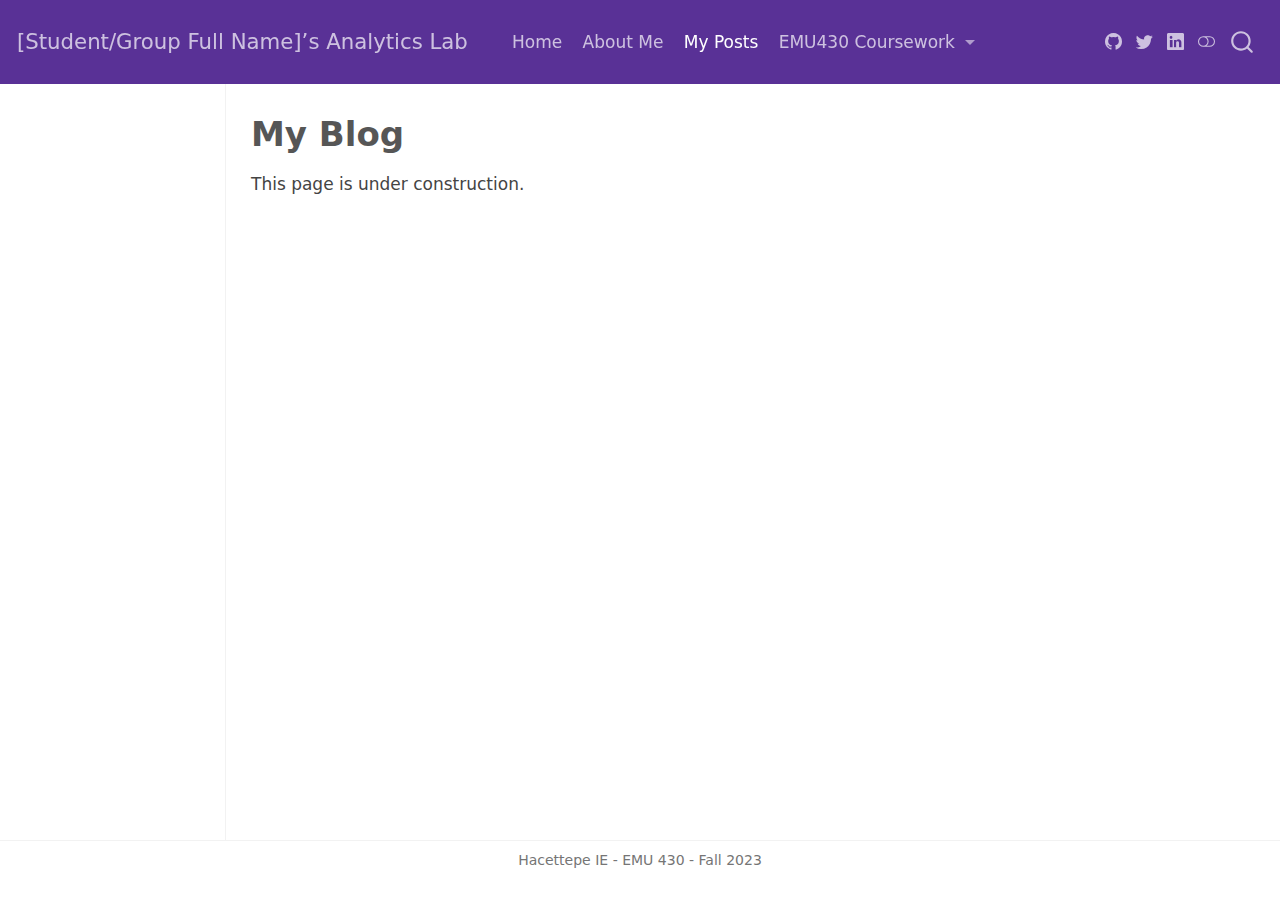
<file: _site/posts.html>
<!DOCTYPE html>
<html xmlns="http://www.w3.org/1999/xhtml" lang="en" xml:lang="en"><head>

<meta charset="utf-8">
<meta name="generator" content="quarto-1.3.450">

<meta name="viewport" content="width=device-width, initial-scale=1.0, user-scalable=yes">


<title>[Student/Group Full Name]’s Analytics Lab - My Blog</title>
<style>
code{white-space: pre-wrap;}
span.smallcaps{font-variant: small-caps;}
div.columns{display: flex; gap: min(4vw, 1.5em);}
div.column{flex: auto; overflow-x: auto;}
div.hanging-indent{margin-left: 1.5em; text-indent: -1.5em;}
ul.task-list{list-style: none;}
ul.task-list li input[type="checkbox"] {
  width: 0.8em;
  margin: 0 0.8em 0.2em -1em; /* quarto-specific, see https://github.com/quarto-dev/quarto-cli/issues/4556 */ 
  vertical-align: middle;
}
</style>


<script src="site_libs/quarto-nav/quarto-nav.js"></script>
<script src="site_libs/quarto-nav/headroom.min.js"></script>
<script src="site_libs/clipboard/clipboard.min.js"></script>
<script src="site_libs/quarto-search/autocomplete.umd.js"></script>
<script src="site_libs/quarto-search/fuse.min.js"></script>
<script src="site_libs/quarto-search/quarto-search.js"></script>
<meta name="quarto:offset" content="./">
<script src="site_libs/quarto-html/quarto.js"></script>
<script src="site_libs/quarto-html/popper.min.js"></script>
<script src="site_libs/quarto-html/tippy.umd.min.js"></script>
<script src="site_libs/quarto-html/anchor.min.js"></script>
<link href="site_libs/quarto-html/tippy.css" rel="stylesheet">
<link href="site_libs/quarto-html/quarto-syntax-highlighting.css" rel="stylesheet" class="quarto-color-scheme" id="quarto-text-highlighting-styles">
<link href="site_libs/quarto-html/quarto-syntax-highlighting-dark.css" rel="prefetch" class="quarto-color-scheme quarto-color-alternate" id="quarto-text-highlighting-styles">
<script src="site_libs/bootstrap/bootstrap.min.js"></script>
<link href="site_libs/bootstrap/bootstrap-icons.css" rel="stylesheet">
<link href="site_libs/bootstrap/bootstrap.min.css" rel="stylesheet" class="quarto-color-scheme" id="quarto-bootstrap" data-mode="light">
<link href="site_libs/bootstrap/bootstrap-dark.min.css" rel="prefetch" class="quarto-color-scheme quarto-color-alternate" id="quarto-bootstrap" data-mode="dark">
<script id="quarto-search-options" type="application/json">{
  "location": "navbar",
  "copy-button": false,
  "collapse-after": 3,
  "panel-placement": "end",
  "type": "overlay",
  "limit": 20,
  "language": {
    "search-no-results-text": "No results",
    "search-matching-documents-text": "matching documents",
    "search-copy-link-title": "Copy link to search",
    "search-hide-matches-text": "Hide additional matches",
    "search-more-match-text": "more match in this document",
    "search-more-matches-text": "more matches in this document",
    "search-clear-button-title": "Clear",
    "search-detached-cancel-button-title": "Cancel",
    "search-submit-button-title": "Submit",
    "search-label": "Search"
  }
}</script>


<link rel="stylesheet" href="styles.css">
</head>

<body class="docked nav-fixed">

<div id="quarto-search-results"></div>
  <header id="quarto-header" class="headroom fixed-top">
    <nav class="navbar navbar-expand-lg navbar-dark ">
      <div class="navbar-container container-fluid">
      <div class="navbar-brand-container">
    <a class="navbar-brand" href="./index.html">
    <span class="navbar-title">[Student/Group Full Name]’s Analytics Lab</span>
    </a>
  </div>
            <div id="quarto-search" class="" title="Search"></div>
          <button class="navbar-toggler" type="button" data-bs-toggle="collapse" data-bs-target="#navbarCollapse" aria-controls="navbarCollapse" aria-expanded="false" aria-label="Toggle navigation" onclick="if (window.quartoToggleHeadroom) { window.quartoToggleHeadroom(); }">
  <span class="navbar-toggler-icon"></span>
</button>
          <div class="collapse navbar-collapse" id="navbarCollapse">
            <ul class="navbar-nav navbar-nav-scroll me-auto">
  <li class="nav-item">
    <a class="nav-link" href="./index.html" rel="" target="">
 <span class="menu-text">Home</span></a>
  </li>  
  <li class="nav-item">
    <a class="nav-link" href="./about.html" rel="" target="">
 <span class="menu-text">About Me</span></a>
  </li>  
  <li class="nav-item">
    <a class="nav-link active" href="./posts.html" rel="" target="" aria-current="page">
 <span class="menu-text">My Posts</span></a>
  </li>  
  <li class="nav-item dropdown ">
    <a class="nav-link dropdown-toggle" href="#" id="nav-menu-emu430-coursework" role="button" data-bs-toggle="dropdown" aria-expanded="false" rel="" target="">
 <span class="menu-text">EMU430 Coursework</span>
    </a>
    <ul class="dropdown-menu" aria-labelledby="nav-menu-emu430-coursework">    
        <li>
    <a class="dropdown-item" href="./assignments.html" rel="" target="">
 <span class="dropdown-text">Assignments</span></a>
  </li>  
        <li>
    <a class="dropdown-item" href="./project.html" rel="" target="">
 <span class="dropdown-text">Project</span></a>
  </li>  
    </ul>
  </li>
</ul>
            <div class="quarto-navbar-tools ms-auto tools-wide">
    <a href="https://twitter.com" rel="" title="" class="quarto-navigation-tool px-1" aria-label=""><i class="bi bi-github"></i></a>
    <a href="https://twitter.com" rel="" title="" class="quarto-navigation-tool px-1" aria-label=""><i class="bi bi-twitter"></i></a>
    <a href="https://linkedin.com" rel="" title="" class="quarto-navigation-tool px-1" aria-label=""><i class="bi bi-linkedin"></i></a>
  <a href="" class="quarto-color-scheme-toggle quarto-navigation-tool  px-1" onclick="window.quartoToggleColorScheme(); return false;" title="Toggle dark mode"><i class="bi"></i></a>
</div>
          </div> <!-- /navcollapse -->
      </div> <!-- /container-fluid -->
    </nav>
</header>
<!-- content -->
<div id="quarto-content" class="quarto-container page-columns page-rows-contents page-layout-article page-navbar">
<!-- sidebar -->
  <nav id="quarto-sidebar" class="sidebar collapse collapse-horizontal sidebar-navigation docked overflow-auto">
    
</nav>
<div id="quarto-sidebar-glass" data-bs-toggle="collapse" data-bs-target="#quarto-sidebar,#quarto-sidebar-glass"></div>
<!-- margin-sidebar -->
    <div id="quarto-margin-sidebar" class="sidebar margin-sidebar">
    </div>
<!-- main -->
<main class="content" id="quarto-document-content">

<header id="title-block-header" class="quarto-title-block default">
<div class="quarto-title">
<h1 class="title">My Blog</h1>
</div>



<div class="quarto-title-meta">

    
  
    
  </div>
  

</header>

<p>This page is under construction.</p>



<a onclick="window.scrollTo(0, 0); return false;" role="button" id="quarto-back-to-top"><i class="bi bi-arrow-up"></i> Back to top</a></main> <!-- /main -->
<script id="quarto-html-after-body" type="application/javascript">
window.document.addEventListener("DOMContentLoaded", function (event) {
  const toggleBodyColorMode = (bsSheetEl) => {
    const mode = bsSheetEl.getAttribute("data-mode");
    const bodyEl = window.document.querySelector("body");
    if (mode === "dark") {
      bodyEl.classList.add("quarto-dark");
      bodyEl.classList.remove("quarto-light");
    } else {
      bodyEl.classList.add("quarto-light");
      bodyEl.classList.remove("quarto-dark");
    }
  }
  const toggleBodyColorPrimary = () => {
    const bsSheetEl = window.document.querySelector("link#quarto-bootstrap");
    if (bsSheetEl) {
      toggleBodyColorMode(bsSheetEl);
    }
  }
  toggleBodyColorPrimary();  
  const disableStylesheet = (stylesheets) => {
    for (let i=0; i < stylesheets.length; i++) {
      const stylesheet = stylesheets[i];
      stylesheet.rel = 'prefetch';
    }
  }
  const enableStylesheet = (stylesheets) => {
    for (let i=0; i < stylesheets.length; i++) {
      const stylesheet = stylesheets[i];
      stylesheet.rel = 'stylesheet';
    }
  }
  const manageTransitions = (selector, allowTransitions) => {
    const els = window.document.querySelectorAll(selector);
    for (let i=0; i < els.length; i++) {
      const el = els[i];
      if (allowTransitions) {
        el.classList.remove('notransition');
      } else {
        el.classList.add('notransition');
      }
    }
  }
  const toggleColorMode = (alternate) => {
    // Switch the stylesheets
    const alternateStylesheets = window.document.querySelectorAll('link.quarto-color-scheme.quarto-color-alternate');
    manageTransitions('#quarto-margin-sidebar .nav-link', false);
    if (alternate) {
      enableStylesheet(alternateStylesheets);
      for (const sheetNode of alternateStylesheets) {
        if (sheetNode.id === "quarto-bootstrap") {
          toggleBodyColorMode(sheetNode);
        }
      }
    } else {
      disableStylesheet(alternateStylesheets);
      toggleBodyColorPrimary();
    }
    manageTransitions('#quarto-margin-sidebar .nav-link', true);
    // Switch the toggles
    const toggles = window.document.querySelectorAll('.quarto-color-scheme-toggle');
    for (let i=0; i < toggles.length; i++) {
      const toggle = toggles[i];
      if (toggle) {
        if (alternate) {
          toggle.classList.add("alternate");     
        } else {
          toggle.classList.remove("alternate");
        }
      }
    }
    // Hack to workaround the fact that safari doesn't
    // properly recolor the scrollbar when toggling (#1455)
    if (navigator.userAgent.indexOf('Safari') > 0 && navigator.userAgent.indexOf('Chrome') == -1) {
      manageTransitions("body", false);
      window.scrollTo(0, 1);
      setTimeout(() => {
        window.scrollTo(0, 0);
        manageTransitions("body", true);
      }, 40);  
    }
  }
  const isFileUrl = () => { 
    return window.location.protocol === 'file:';
  }
  const hasAlternateSentinel = () => {  
    let styleSentinel = getColorSchemeSentinel();
    if (styleSentinel !== null) {
      return styleSentinel === "alternate";
    } else {
      return false;
    }
  }
  const setStyleSentinel = (alternate) => {
    const value = alternate ? "alternate" : "default";
    if (!isFileUrl()) {
      window.localStorage.setItem("quarto-color-scheme", value);
    } else {
      localAlternateSentinel = value;
    }
  }
  const getColorSchemeSentinel = () => {
    if (!isFileUrl()) {
      const storageValue = window.localStorage.getItem("quarto-color-scheme");
      return storageValue != null ? storageValue : localAlternateSentinel;
    } else {
      return localAlternateSentinel;
    }
  }
  let localAlternateSentinel = 'default';
  // Dark / light mode switch
  window.quartoToggleColorScheme = () => {
    // Read the current dark / light value 
    let toAlternate = !hasAlternateSentinel();
    toggleColorMode(toAlternate);
    setStyleSentinel(toAlternate);
  };
  // Ensure there is a toggle, if there isn't float one in the top right
  if (window.document.querySelector('.quarto-color-scheme-toggle') === null) {
    const a = window.document.createElement('a');
    a.classList.add('top-right');
    a.classList.add('quarto-color-scheme-toggle');
    a.href = "";
    a.onclick = function() { try { window.quartoToggleColorScheme(); } catch {} return false; };
    const i = window.document.createElement("i");
    i.classList.add('bi');
    a.appendChild(i);
    window.document.body.appendChild(a);
  }
  // Switch to dark mode if need be
  if (hasAlternateSentinel()) {
    toggleColorMode(true);
  } else {
    toggleColorMode(false);
  }
  const icon = "";
  const anchorJS = new window.AnchorJS();
  anchorJS.options = {
    placement: 'right',
    icon: icon
  };
  anchorJS.add('.anchored');
  const isCodeAnnotation = (el) => {
    for (const clz of el.classList) {
      if (clz.startsWith('code-annotation-')) {                     
        return true;
      }
    }
    return false;
  }
  const clipboard = new window.ClipboardJS('.code-copy-button', {
    text: function(trigger) {
      const codeEl = trigger.previousElementSibling.cloneNode(true);
      for (const childEl of codeEl.children) {
        if (isCodeAnnotation(childEl)) {
          childEl.remove();
        }
      }
      return codeEl.innerText;
    }
  });
  clipboard.on('success', function(e) {
    // button target
    const button = e.trigger;
    // don't keep focus
    button.blur();
    // flash "checked"
    button.classList.add('code-copy-button-checked');
    var currentTitle = button.getAttribute("title");
    button.setAttribute("title", "Copied!");
    let tooltip;
    if (window.bootstrap) {
      button.setAttribute("data-bs-toggle", "tooltip");
      button.setAttribute("data-bs-placement", "left");
      button.setAttribute("data-bs-title", "Copied!");
      tooltip = new bootstrap.Tooltip(button, 
        { trigger: "manual", 
          customClass: "code-copy-button-tooltip",
          offset: [0, -8]});
      tooltip.show();    
    }
    setTimeout(function() {
      if (tooltip) {
        tooltip.hide();
        button.removeAttribute("data-bs-title");
        button.removeAttribute("data-bs-toggle");
        button.removeAttribute("data-bs-placement");
      }
      button.setAttribute("title", currentTitle);
      button.classList.remove('code-copy-button-checked');
    }, 1000);
    // clear code selection
    e.clearSelection();
  });
  function tippyHover(el, contentFn) {
    const config = {
      allowHTML: true,
      content: contentFn,
      maxWidth: 500,
      delay: 100,
      arrow: false,
      appendTo: function(el) {
          return el.parentElement;
      },
      interactive: true,
      interactiveBorder: 10,
      theme: 'quarto',
      placement: 'bottom-start'
    };
    window.tippy(el, config); 
  }
  const noterefs = window.document.querySelectorAll('a[role="doc-noteref"]');
  for (var i=0; i<noterefs.length; i++) {
    const ref = noterefs[i];
    tippyHover(ref, function() {
      // use id or data attribute instead here
      let href = ref.getAttribute('data-footnote-href') || ref.getAttribute('href');
      try { href = new URL(href).hash; } catch {}
      const id = href.replace(/^#\/?/, "");
      const note = window.document.getElementById(id);
      return note.innerHTML;
    });
  }
      let selectedAnnoteEl;
      const selectorForAnnotation = ( cell, annotation) => {
        let cellAttr = 'data-code-cell="' + cell + '"';
        let lineAttr = 'data-code-annotation="' +  annotation + '"';
        const selector = 'span[' + cellAttr + '][' + lineAttr + ']';
        return selector;
      }
      const selectCodeLines = (annoteEl) => {
        const doc = window.document;
        const targetCell = annoteEl.getAttribute("data-target-cell");
        const targetAnnotation = annoteEl.getAttribute("data-target-annotation");
        const annoteSpan = window.document.querySelector(selectorForAnnotation(targetCell, targetAnnotation));
        const lines = annoteSpan.getAttribute("data-code-lines").split(",");
        const lineIds = lines.map((line) => {
          return targetCell + "-" + line;
        })
        let top = null;
        let height = null;
        let parent = null;
        if (lineIds.length > 0) {
            //compute the position of the single el (top and bottom and make a div)
            const el = window.document.getElementById(lineIds[0]);
            top = el.offsetTop;
            height = el.offsetHeight;
            parent = el.parentElement.parentElement;
          if (lineIds.length > 1) {
            const lastEl = window.document.getElementById(lineIds[lineIds.length - 1]);
            const bottom = lastEl.offsetTop + lastEl.offsetHeight;
            height = bottom - top;
          }
          if (top !== null && height !== null && parent !== null) {
            // cook up a div (if necessary) and position it 
            let div = window.document.getElementById("code-annotation-line-highlight");
            if (div === null) {
              div = window.document.createElement("div");
              div.setAttribute("id", "code-annotation-line-highlight");
              div.style.position = 'absolute';
              parent.appendChild(div);
            }
            div.style.top = top - 2 + "px";
            div.style.height = height + 4 + "px";
            let gutterDiv = window.document.getElementById("code-annotation-line-highlight-gutter");
            if (gutterDiv === null) {
              gutterDiv = window.document.createElement("div");
              gutterDiv.setAttribute("id", "code-annotation-line-highlight-gutter");
              gutterDiv.style.position = 'absolute';
              const codeCell = window.document.getElementById(targetCell);
              const gutter = codeCell.querySelector('.code-annotation-gutter');
              gutter.appendChild(gutterDiv);
            }
            gutterDiv.style.top = top - 2 + "px";
            gutterDiv.style.height = height + 4 + "px";
          }
          selectedAnnoteEl = annoteEl;
        }
      };
      const unselectCodeLines = () => {
        const elementsIds = ["code-annotation-line-highlight", "code-annotation-line-highlight-gutter"];
        elementsIds.forEach((elId) => {
          const div = window.document.getElementById(elId);
          if (div) {
            div.remove();
          }
        });
        selectedAnnoteEl = undefined;
      };
      // Attach click handler to the DT
      const annoteDls = window.document.querySelectorAll('dt[data-target-cell]');
      for (const annoteDlNode of annoteDls) {
        annoteDlNode.addEventListener('click', (event) => {
          const clickedEl = event.target;
          if (clickedEl !== selectedAnnoteEl) {
            unselectCodeLines();
            const activeEl = window.document.querySelector('dt[data-target-cell].code-annotation-active');
            if (activeEl) {
              activeEl.classList.remove('code-annotation-active');
            }
            selectCodeLines(clickedEl);
            clickedEl.classList.add('code-annotation-active');
          } else {
            // Unselect the line
            unselectCodeLines();
            clickedEl.classList.remove('code-annotation-active');
          }
        });
      }
  const findCites = (el) => {
    const parentEl = el.parentElement;
    if (parentEl) {
      const cites = parentEl.dataset.cites;
      if (cites) {
        return {
          el,
          cites: cites.split(' ')
        };
      } else {
        return findCites(el.parentElement)
      }
    } else {
      return undefined;
    }
  };
  var bibliorefs = window.document.querySelectorAll('a[role="doc-biblioref"]');
  for (var i=0; i<bibliorefs.length; i++) {
    const ref = bibliorefs[i];
    const citeInfo = findCites(ref);
    if (citeInfo) {
      tippyHover(citeInfo.el, function() {
        var popup = window.document.createElement('div');
        citeInfo.cites.forEach(function(cite) {
          var citeDiv = window.document.createElement('div');
          citeDiv.classList.add('hanging-indent');
          citeDiv.classList.add('csl-entry');
          var biblioDiv = window.document.getElementById('ref-' + cite);
          if (biblioDiv) {
            citeDiv.innerHTML = biblioDiv.innerHTML;
          }
          popup.appendChild(citeDiv);
        });
        return popup.innerHTML;
      });
    }
  }
});
</script>
</div> <!-- /content -->
<footer class="footer">
  <div class="nav-footer">
    <div class="nav-footer-left">
      &nbsp;
    </div>   
    <div class="nav-footer-center">Hacettepe IE - EMU 430 - Fall 2023</div>
    <div class="nav-footer-right">
      &nbsp;
    </div>
  </div>
</footer>



</body></html>
</file>
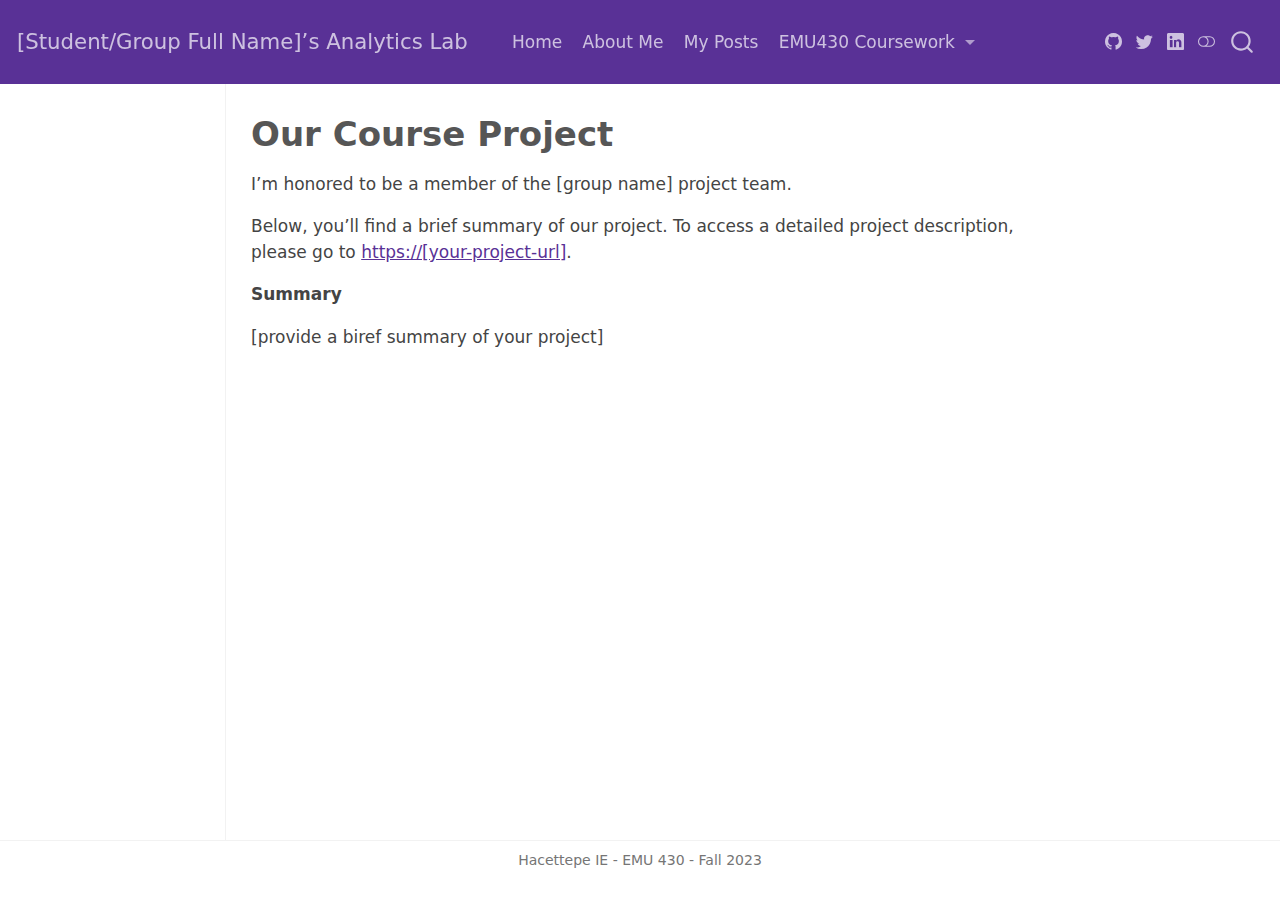
<file: _site/project.html>
<!DOCTYPE html>
<html xmlns="http://www.w3.org/1999/xhtml" lang="en" xml:lang="en"><head>

<meta charset="utf-8">
<meta name="generator" content="quarto-1.3.450">

<meta name="viewport" content="width=device-width, initial-scale=1.0, user-scalable=yes">


<title>[Student/Group Full Name]’s Analytics Lab - Our Course Project</title>
<style>
code{white-space: pre-wrap;}
span.smallcaps{font-variant: small-caps;}
div.columns{display: flex; gap: min(4vw, 1.5em);}
div.column{flex: auto; overflow-x: auto;}
div.hanging-indent{margin-left: 1.5em; text-indent: -1.5em;}
ul.task-list{list-style: none;}
ul.task-list li input[type="checkbox"] {
  width: 0.8em;
  margin: 0 0.8em 0.2em -1em; /* quarto-specific, see https://github.com/quarto-dev/quarto-cli/issues/4556 */ 
  vertical-align: middle;
}
</style>


<script src="site_libs/quarto-nav/quarto-nav.js"></script>
<script src="site_libs/quarto-nav/headroom.min.js"></script>
<script src="site_libs/clipboard/clipboard.min.js"></script>
<script src="site_libs/quarto-search/autocomplete.umd.js"></script>
<script src="site_libs/quarto-search/fuse.min.js"></script>
<script src="site_libs/quarto-search/quarto-search.js"></script>
<meta name="quarto:offset" content="./">
<script src="site_libs/quarto-html/quarto.js"></script>
<script src="site_libs/quarto-html/popper.min.js"></script>
<script src="site_libs/quarto-html/tippy.umd.min.js"></script>
<script src="site_libs/quarto-html/anchor.min.js"></script>
<link href="site_libs/quarto-html/tippy.css" rel="stylesheet">
<link href="site_libs/quarto-html/quarto-syntax-highlighting.css" rel="stylesheet" class="quarto-color-scheme" id="quarto-text-highlighting-styles">
<link href="site_libs/quarto-html/quarto-syntax-highlighting-dark.css" rel="prefetch" class="quarto-color-scheme quarto-color-alternate" id="quarto-text-highlighting-styles">
<script src="site_libs/bootstrap/bootstrap.min.js"></script>
<link href="site_libs/bootstrap/bootstrap-icons.css" rel="stylesheet">
<link href="site_libs/bootstrap/bootstrap.min.css" rel="stylesheet" class="quarto-color-scheme" id="quarto-bootstrap" data-mode="light">
<link href="site_libs/bootstrap/bootstrap-dark.min.css" rel="prefetch" class="quarto-color-scheme quarto-color-alternate" id="quarto-bootstrap" data-mode="dark">
<script id="quarto-search-options" type="application/json">{
  "location": "navbar",
  "copy-button": false,
  "collapse-after": 3,
  "panel-placement": "end",
  "type": "overlay",
  "limit": 20,
  "language": {
    "search-no-results-text": "No results",
    "search-matching-documents-text": "matching documents",
    "search-copy-link-title": "Copy link to search",
    "search-hide-matches-text": "Hide additional matches",
    "search-more-match-text": "more match in this document",
    "search-more-matches-text": "more matches in this document",
    "search-clear-button-title": "Clear",
    "search-detached-cancel-button-title": "Cancel",
    "search-submit-button-title": "Submit",
    "search-label": "Search"
  }
}</script>


<link rel="stylesheet" href="styles.css">
</head>

<body class="docked nav-fixed">

<div id="quarto-search-results"></div>
  <header id="quarto-header" class="headroom fixed-top">
    <nav class="navbar navbar-expand-lg navbar-dark ">
      <div class="navbar-container container-fluid">
      <div class="navbar-brand-container">
    <a class="navbar-brand" href="./index.html">
    <span class="navbar-title">[Student/Group Full Name]’s Analytics Lab</span>
    </a>
  </div>
            <div id="quarto-search" class="" title="Search"></div>
          <button class="navbar-toggler" type="button" data-bs-toggle="collapse" data-bs-target="#navbarCollapse" aria-controls="navbarCollapse" aria-expanded="false" aria-label="Toggle navigation" onclick="if (window.quartoToggleHeadroom) { window.quartoToggleHeadroom(); }">
  <span class="navbar-toggler-icon"></span>
</button>
          <div class="collapse navbar-collapse" id="navbarCollapse">
            <ul class="navbar-nav navbar-nav-scroll me-auto">
  <li class="nav-item">
    <a class="nav-link" href="./index.html" rel="" target="">
 <span class="menu-text">Home</span></a>
  </li>  
  <li class="nav-item">
    <a class="nav-link" href="./about.html" rel="" target="">
 <span class="menu-text">About Me</span></a>
  </li>  
  <li class="nav-item">
    <a class="nav-link" href="./posts.html" rel="" target="">
 <span class="menu-text">My Posts</span></a>
  </li>  
  <li class="nav-item dropdown ">
    <a class="nav-link dropdown-toggle" href="#" id="nav-menu-emu430-coursework" role="button" data-bs-toggle="dropdown" aria-expanded="false" rel="" target="">
 <span class="menu-text">EMU430 Coursework</span>
    </a>
    <ul class="dropdown-menu" aria-labelledby="nav-menu-emu430-coursework">    
        <li>
    <a class="dropdown-item" href="./assignments.html" rel="" target="">
 <span class="dropdown-text">Assignments</span></a>
  </li>  
        <li>
    <a class="dropdown-item" href="./project.html" rel="" target="">
 <span class="dropdown-text">Project</span></a>
  </li>  
    </ul>
  </li>
</ul>
            <div class="quarto-navbar-tools ms-auto tools-wide">
    <a href="https://twitter.com" rel="" title="" class="quarto-navigation-tool px-1" aria-label=""><i class="bi bi-github"></i></a>
    <a href="https://twitter.com" rel="" title="" class="quarto-navigation-tool px-1" aria-label=""><i class="bi bi-twitter"></i></a>
    <a href="https://linkedin.com" rel="" title="" class="quarto-navigation-tool px-1" aria-label=""><i class="bi bi-linkedin"></i></a>
  <a href="" class="quarto-color-scheme-toggle quarto-navigation-tool  px-1" onclick="window.quartoToggleColorScheme(); return false;" title="Toggle dark mode"><i class="bi"></i></a>
</div>
          </div> <!-- /navcollapse -->
      </div> <!-- /container-fluid -->
    </nav>
</header>
<!-- content -->
<div id="quarto-content" class="quarto-container page-columns page-rows-contents page-layout-article page-navbar">
<!-- sidebar -->
  <nav id="quarto-sidebar" class="sidebar collapse collapse-horizontal sidebar-navigation docked overflow-auto">
    
</nav>
<div id="quarto-sidebar-glass" data-bs-toggle="collapse" data-bs-target="#quarto-sidebar,#quarto-sidebar-glass"></div>
<!-- margin-sidebar -->
    <div id="quarto-margin-sidebar" class="sidebar margin-sidebar">
    </div>
<!-- main -->
<main class="content" id="quarto-document-content">

<header id="title-block-header" class="quarto-title-block default">
<div class="quarto-title">
<h1 class="title">Our Course Project</h1>
</div>



<div class="quarto-title-meta">

    
  
    
  </div>
  

</header>

<p>I’m honored to be a member of the [group name] project team.</p>
<p>Below, you’ll find a brief summary of our project. To access a detailed project description, please go to <a href="#0" class="uri">https://[your-project-url]</a>.</p>
<p><strong>Summary</strong></p>
<p>[provide a biref summary of your project]</p>



<a onclick="window.scrollTo(0, 0); return false;" role="button" id="quarto-back-to-top"><i class="bi bi-arrow-up"></i> Back to top</a></main> <!-- /main -->
<script id="quarto-html-after-body" type="application/javascript">
window.document.addEventListener("DOMContentLoaded", function (event) {
  const toggleBodyColorMode = (bsSheetEl) => {
    const mode = bsSheetEl.getAttribute("data-mode");
    const bodyEl = window.document.querySelector("body");
    if (mode === "dark") {
      bodyEl.classList.add("quarto-dark");
      bodyEl.classList.remove("quarto-light");
    } else {
      bodyEl.classList.add("quarto-light");
      bodyEl.classList.remove("quarto-dark");
    }
  }
  const toggleBodyColorPrimary = () => {
    const bsSheetEl = window.document.querySelector("link#quarto-bootstrap");
    if (bsSheetEl) {
      toggleBodyColorMode(bsSheetEl);
    }
  }
  toggleBodyColorPrimary();  
  const disableStylesheet = (stylesheets) => {
    for (let i=0; i < stylesheets.length; i++) {
      const stylesheet = stylesheets[i];
      stylesheet.rel = 'prefetch';
    }
  }
  const enableStylesheet = (stylesheets) => {
    for (let i=0; i < stylesheets.length; i++) {
      const stylesheet = stylesheets[i];
      stylesheet.rel = 'stylesheet';
    }
  }
  const manageTransitions = (selector, allowTransitions) => {
    const els = window.document.querySelectorAll(selector);
    for (let i=0; i < els.length; i++) {
      const el = els[i];
      if (allowTransitions) {
        el.classList.remove('notransition');
      } else {
        el.classList.add('notransition');
      }
    }
  }
  const toggleColorMode = (alternate) => {
    // Switch the stylesheets
    const alternateStylesheets = window.document.querySelectorAll('link.quarto-color-scheme.quarto-color-alternate');
    manageTransitions('#quarto-margin-sidebar .nav-link', false);
    if (alternate) {
      enableStylesheet(alternateStylesheets);
      for (const sheetNode of alternateStylesheets) {
        if (sheetNode.id === "quarto-bootstrap") {
          toggleBodyColorMode(sheetNode);
        }
      }
    } else {
      disableStylesheet(alternateStylesheets);
      toggleBodyColorPrimary();
    }
    manageTransitions('#quarto-margin-sidebar .nav-link', true);
    // Switch the toggles
    const toggles = window.document.querySelectorAll('.quarto-color-scheme-toggle');
    for (let i=0; i < toggles.length; i++) {
      const toggle = toggles[i];
      if (toggle) {
        if (alternate) {
          toggle.classList.add("alternate");     
        } else {
          toggle.classList.remove("alternate");
        }
      }
    }
    // Hack to workaround the fact that safari doesn't
    // properly recolor the scrollbar when toggling (#1455)
    if (navigator.userAgent.indexOf('Safari') > 0 && navigator.userAgent.indexOf('Chrome') == -1) {
      manageTransitions("body", false);
      window.scrollTo(0, 1);
      setTimeout(() => {
        window.scrollTo(0, 0);
        manageTransitions("body", true);
      }, 40);  
    }
  }
  const isFileUrl = () => { 
    return window.location.protocol === 'file:';
  }
  const hasAlternateSentinel = () => {  
    let styleSentinel = getColorSchemeSentinel();
    if (styleSentinel !== null) {
      return styleSentinel === "alternate";
    } else {
      return false;
    }
  }
  const setStyleSentinel = (alternate) => {
    const value = alternate ? "alternate" : "default";
    if (!isFileUrl()) {
      window.localStorage.setItem("quarto-color-scheme", value);
    } else {
      localAlternateSentinel = value;
    }
  }
  const getColorSchemeSentinel = () => {
    if (!isFileUrl()) {
      const storageValue = window.localStorage.getItem("quarto-color-scheme");
      return storageValue != null ? storageValue : localAlternateSentinel;
    } else {
      return localAlternateSentinel;
    }
  }
  let localAlternateSentinel = 'default';
  // Dark / light mode switch
  window.quartoToggleColorScheme = () => {
    // Read the current dark / light value 
    let toAlternate = !hasAlternateSentinel();
    toggleColorMode(toAlternate);
    setStyleSentinel(toAlternate);
  };
  // Ensure there is a toggle, if there isn't float one in the top right
  if (window.document.querySelector('.quarto-color-scheme-toggle') === null) {
    const a = window.document.createElement('a');
    a.classList.add('top-right');
    a.classList.add('quarto-color-scheme-toggle');
    a.href = "";
    a.onclick = function() { try { window.quartoToggleColorScheme(); } catch {} return false; };
    const i = window.document.createElement("i");
    i.classList.add('bi');
    a.appendChild(i);
    window.document.body.appendChild(a);
  }
  // Switch to dark mode if need be
  if (hasAlternateSentinel()) {
    toggleColorMode(true);
  } else {
    toggleColorMode(false);
  }
  const icon = "";
  const anchorJS = new window.AnchorJS();
  anchorJS.options = {
    placement: 'right',
    icon: icon
  };
  anchorJS.add('.anchored');
  const isCodeAnnotation = (el) => {
    for (const clz of el.classList) {
      if (clz.startsWith('code-annotation-')) {                     
        return true;
      }
    }
    return false;
  }
  const clipboard = new window.ClipboardJS('.code-copy-button', {
    text: function(trigger) {
      const codeEl = trigger.previousElementSibling.cloneNode(true);
      for (const childEl of codeEl.children) {
        if (isCodeAnnotation(childEl)) {
          childEl.remove();
        }
      }
      return codeEl.innerText;
    }
  });
  clipboard.on('success', function(e) {
    // button target
    const button = e.trigger;
    // don't keep focus
    button.blur();
    // flash "checked"
    button.classList.add('code-copy-button-checked');
    var currentTitle = button.getAttribute("title");
    button.setAttribute("title", "Copied!");
    let tooltip;
    if (window.bootstrap) {
      button.setAttribute("data-bs-toggle", "tooltip");
      button.setAttribute("data-bs-placement", "left");
      button.setAttribute("data-bs-title", "Copied!");
      tooltip = new bootstrap.Tooltip(button, 
        { trigger: "manual", 
          customClass: "code-copy-button-tooltip",
          offset: [0, -8]});
      tooltip.show();    
    }
    setTimeout(function() {
      if (tooltip) {
        tooltip.hide();
        button.removeAttribute("data-bs-title");
        button.removeAttribute("data-bs-toggle");
        button.removeAttribute("data-bs-placement");
      }
      button.setAttribute("title", currentTitle);
      button.classList.remove('code-copy-button-checked');
    }, 1000);
    // clear code selection
    e.clearSelection();
  });
  function tippyHover(el, contentFn) {
    const config = {
      allowHTML: true,
      content: contentFn,
      maxWidth: 500,
      delay: 100,
      arrow: false,
      appendTo: function(el) {
          return el.parentElement;
      },
      interactive: true,
      interactiveBorder: 10,
      theme: 'quarto',
      placement: 'bottom-start'
    };
    window.tippy(el, config); 
  }
  const noterefs = window.document.querySelectorAll('a[role="doc-noteref"]');
  for (var i=0; i<noterefs.length; i++) {
    const ref = noterefs[i];
    tippyHover(ref, function() {
      // use id or data attribute instead here
      let href = ref.getAttribute('data-footnote-href') || ref.getAttribute('href');
      try { href = new URL(href).hash; } catch {}
      const id = href.replace(/^#\/?/, "");
      const note = window.document.getElementById(id);
      return note.innerHTML;
    });
  }
      let selectedAnnoteEl;
      const selectorForAnnotation = ( cell, annotation) => {
        let cellAttr = 'data-code-cell="' + cell + '"';
        let lineAttr = 'data-code-annotation="' +  annotation + '"';
        const selector = 'span[' + cellAttr + '][' + lineAttr + ']';
        return selector;
      }
      const selectCodeLines = (annoteEl) => {
        const doc = window.document;
        const targetCell = annoteEl.getAttribute("data-target-cell");
        const targetAnnotation = annoteEl.getAttribute("data-target-annotation");
        const annoteSpan = window.document.querySelector(selectorForAnnotation(targetCell, targetAnnotation));
        const lines = annoteSpan.getAttribute("data-code-lines").split(",");
        const lineIds = lines.map((line) => {
          return targetCell + "-" + line;
        })
        let top = null;
        let height = null;
        let parent = null;
        if (lineIds.length > 0) {
            //compute the position of the single el (top and bottom and make a div)
            const el = window.document.getElementById(lineIds[0]);
            top = el.offsetTop;
            height = el.offsetHeight;
            parent = el.parentElement.parentElement;
          if (lineIds.length > 1) {
            const lastEl = window.document.getElementById(lineIds[lineIds.length - 1]);
            const bottom = lastEl.offsetTop + lastEl.offsetHeight;
            height = bottom - top;
          }
          if (top !== null && height !== null && parent !== null) {
            // cook up a div (if necessary) and position it 
            let div = window.document.getElementById("code-annotation-line-highlight");
            if (div === null) {
              div = window.document.createElement("div");
              div.setAttribute("id", "code-annotation-line-highlight");
              div.style.position = 'absolute';
              parent.appendChild(div);
            }
            div.style.top = top - 2 + "px";
            div.style.height = height + 4 + "px";
            let gutterDiv = window.document.getElementById("code-annotation-line-highlight-gutter");
            if (gutterDiv === null) {
              gutterDiv = window.document.createElement("div");
              gutterDiv.setAttribute("id", "code-annotation-line-highlight-gutter");
              gutterDiv.style.position = 'absolute';
              const codeCell = window.document.getElementById(targetCell);
              const gutter = codeCell.querySelector('.code-annotation-gutter');
              gutter.appendChild(gutterDiv);
            }
            gutterDiv.style.top = top - 2 + "px";
            gutterDiv.style.height = height + 4 + "px";
          }
          selectedAnnoteEl = annoteEl;
        }
      };
      const unselectCodeLines = () => {
        const elementsIds = ["code-annotation-line-highlight", "code-annotation-line-highlight-gutter"];
        elementsIds.forEach((elId) => {
          const div = window.document.getElementById(elId);
          if (div) {
            div.remove();
          }
        });
        selectedAnnoteEl = undefined;
      };
      // Attach click handler to the DT
      const annoteDls = window.document.querySelectorAll('dt[data-target-cell]');
      for (const annoteDlNode of annoteDls) {
        annoteDlNode.addEventListener('click', (event) => {
          const clickedEl = event.target;
          if (clickedEl !== selectedAnnoteEl) {
            unselectCodeLines();
            const activeEl = window.document.querySelector('dt[data-target-cell].code-annotation-active');
            if (activeEl) {
              activeEl.classList.remove('code-annotation-active');
            }
            selectCodeLines(clickedEl);
            clickedEl.classList.add('code-annotation-active');
          } else {
            // Unselect the line
            unselectCodeLines();
            clickedEl.classList.remove('code-annotation-active');
          }
        });
      }
  const findCites = (el) => {
    const parentEl = el.parentElement;
    if (parentEl) {
      const cites = parentEl.dataset.cites;
      if (cites) {
        return {
          el,
          cites: cites.split(' ')
        };
      } else {
        return findCites(el.parentElement)
      }
    } else {
      return undefined;
    }
  };
  var bibliorefs = window.document.querySelectorAll('a[role="doc-biblioref"]');
  for (var i=0; i<bibliorefs.length; i++) {
    const ref = bibliorefs[i];
    const citeInfo = findCites(ref);
    if (citeInfo) {
      tippyHover(citeInfo.el, function() {
        var popup = window.document.createElement('div');
        citeInfo.cites.forEach(function(cite) {
          var citeDiv = window.document.createElement('div');
          citeDiv.classList.add('hanging-indent');
          citeDiv.classList.add('csl-entry');
          var biblioDiv = window.document.getElementById('ref-' + cite);
          if (biblioDiv) {
            citeDiv.innerHTML = biblioDiv.innerHTML;
          }
          popup.appendChild(citeDiv);
        });
        return popup.innerHTML;
      });
    }
  }
});
</script>
</div> <!-- /content -->
<footer class="footer">
  <div class="nav-footer">
    <div class="nav-footer-left">
      &nbsp;
    </div>   
    <div class="nav-footer-center">Hacettepe IE - EMU 430 - Fall 2023</div>
    <div class="nav-footer-right">
      &nbsp;
    </div>
  </div>
</footer>



</body></html>
</file>
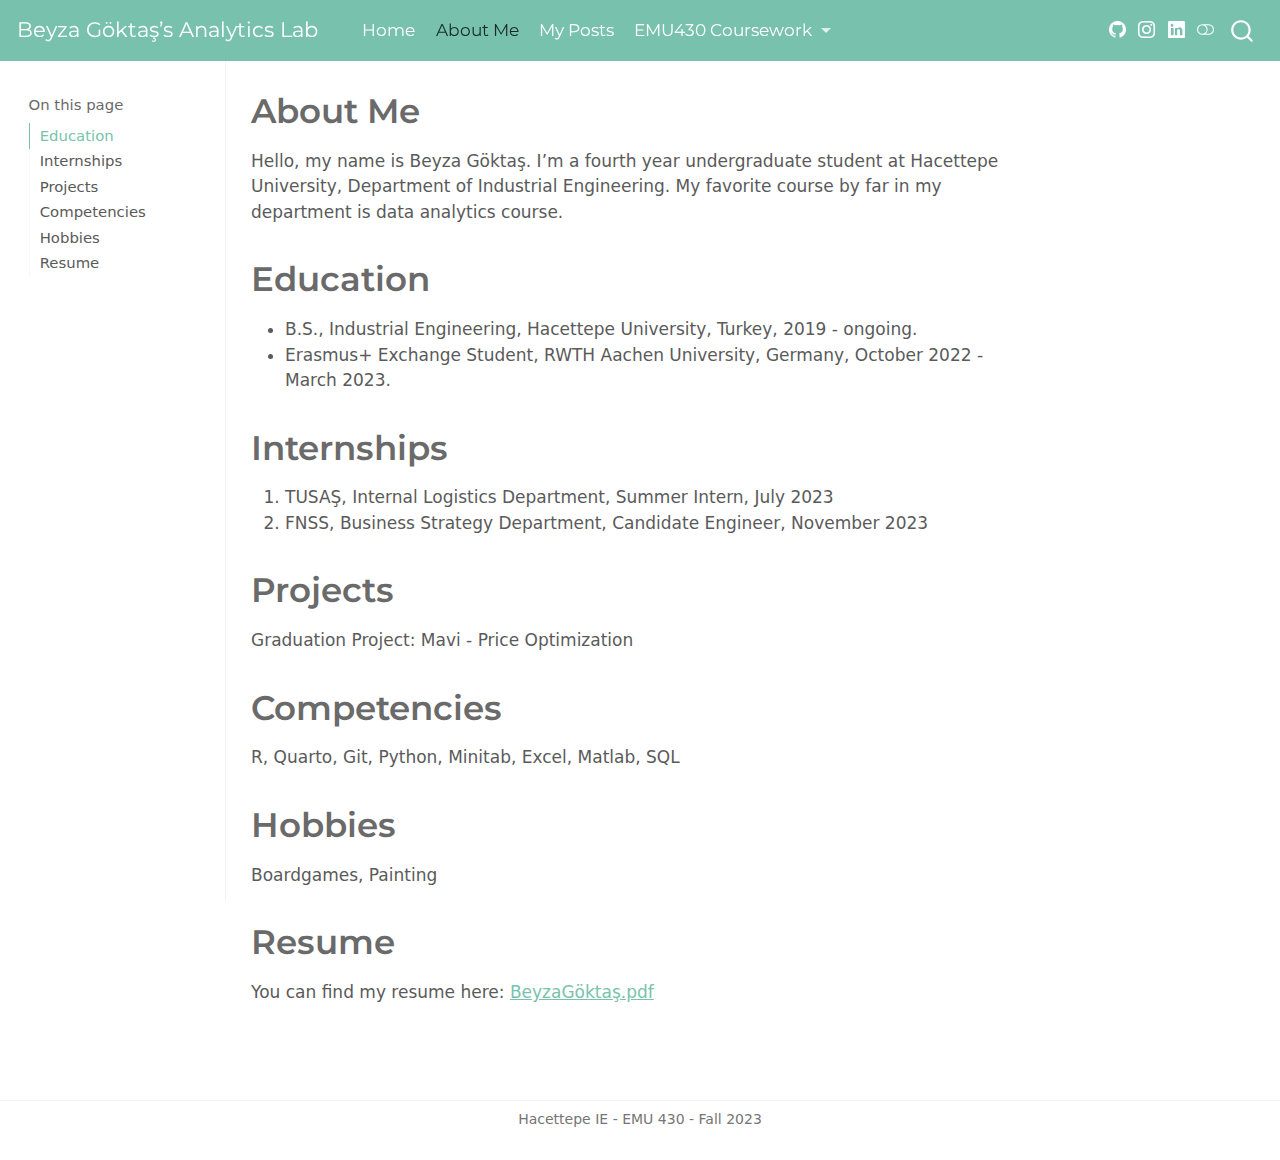
<file: docs/about.html>
<!DOCTYPE html>
<html xmlns="http://www.w3.org/1999/xhtml" lang="en" xml:lang="en"><head>

<meta charset="utf-8">
<meta name="generator" content="quarto-1.3.433">

<meta name="viewport" content="width=device-width, initial-scale=1.0, user-scalable=yes">


<title>Beyza Göktaş’s Analytics Lab - About Me</title>
<style>
code{white-space: pre-wrap;}
span.smallcaps{font-variant: small-caps;}
div.columns{display: flex; gap: min(4vw, 1.5em);}
div.column{flex: auto; overflow-x: auto;}
div.hanging-indent{margin-left: 1.5em; text-indent: -1.5em;}
ul.task-list{list-style: none;}
ul.task-list li input[type="checkbox"] {
  width: 0.8em;
  margin: 0 0.8em 0.2em -1em; /* quarto-specific, see https://github.com/quarto-dev/quarto-cli/issues/4556 */ 
  vertical-align: middle;
}
</style>


<script src="site_libs/quarto-nav/quarto-nav.js"></script>
<script src="site_libs/quarto-nav/headroom.min.js"></script>
<script src="site_libs/clipboard/clipboard.min.js"></script>
<script src="site_libs/quarto-search/autocomplete.umd.js"></script>
<script src="site_libs/quarto-search/fuse.min.js"></script>
<script src="site_libs/quarto-search/quarto-search.js"></script>
<meta name="quarto:offset" content="./">
<script src="site_libs/quarto-html/quarto.js"></script>
<script src="site_libs/quarto-html/popper.min.js"></script>
<script src="site_libs/quarto-html/tippy.umd.min.js"></script>
<script src="site_libs/quarto-html/anchor.min.js"></script>
<link href="site_libs/quarto-html/tippy.css" rel="stylesheet">
<link href="site_libs/quarto-html/quarto-syntax-highlighting.css" rel="stylesheet" class="quarto-color-scheme" id="quarto-text-highlighting-styles">
<link href="site_libs/quarto-html/quarto-syntax-highlighting-dark.css" rel="prefetch" class="quarto-color-scheme quarto-color-alternate" id="quarto-text-highlighting-styles">
<script src="site_libs/bootstrap/bootstrap.min.js"></script>
<link href="site_libs/bootstrap/bootstrap-icons.css" rel="stylesheet">
<link href="site_libs/bootstrap/bootstrap.min.css" rel="stylesheet" class="quarto-color-scheme" id="quarto-bootstrap" data-mode="light">
<link href="site_libs/bootstrap/bootstrap-dark.min.css" rel="prefetch" class="quarto-color-scheme quarto-color-alternate" id="quarto-bootstrap" data-mode="dark">
<script id="quarto-search-options" type="application/json">{
  "location": "navbar",
  "copy-button": false,
  "collapse-after": 3,
  "panel-placement": "end",
  "type": "overlay",
  "limit": 20,
  "language": {
    "search-no-results-text": "No results",
    "search-matching-documents-text": "matching documents",
    "search-copy-link-title": "Copy link to search",
    "search-hide-matches-text": "Hide additional matches",
    "search-more-match-text": "more match in this document",
    "search-more-matches-text": "more matches in this document",
    "search-clear-button-title": "Clear",
    "search-detached-cancel-button-title": "Cancel",
    "search-submit-button-title": "Submit",
    "search-label": "Search"
  }
}</script>


<link rel="stylesheet" href="styles.css">
</head>

<body class="docked nav-fixed">

<div id="quarto-search-results"></div>
  <header id="quarto-header" class="headroom fixed-top">
    <nav class="navbar navbar-expand-lg navbar-dark ">
      <div class="navbar-container container-fluid">
      <div class="navbar-brand-container">
    <a class="navbar-brand" href="./index.html">
    <span class="navbar-title">Beyza Göktaş’s Analytics Lab</span>
    </a>
  </div>
            <div id="quarto-search" class="" title="Search"></div>
          <button class="navbar-toggler" type="button" data-bs-toggle="collapse" data-bs-target="#navbarCollapse" aria-controls="navbarCollapse" aria-expanded="false" aria-label="Toggle navigation" onclick="if (window.quartoToggleHeadroom) { window.quartoToggleHeadroom(); }">
  <span class="navbar-toggler-icon"></span>
</button>
          <div class="collapse navbar-collapse" id="navbarCollapse">
            <ul class="navbar-nav navbar-nav-scroll me-auto">
  <li class="nav-item">
    <a class="nav-link" href="./index.html" rel="" target="">
 <span class="menu-text">Home</span></a>
  </li>  
  <li class="nav-item">
    <a class="nav-link active" href="./about.html" rel="" target="" aria-current="page">
 <span class="menu-text">About Me</span></a>
  </li>  
  <li class="nav-item">
    <a class="nav-link" href="./posts.html" rel="" target="">
 <span class="menu-text">My Posts</span></a>
  </li>  
  <li class="nav-item dropdown ">
    <a class="nav-link dropdown-toggle" href="#" id="nav-menu-emu430-coursework" role="button" data-bs-toggle="dropdown" aria-expanded="false" rel="" target="">
 <span class="menu-text">EMU430 Coursework</span>
    </a>
    <ul class="dropdown-menu" aria-labelledby="nav-menu-emu430-coursework">    
        <li>
    <a class="dropdown-item" href="./assignments.html" rel="" target="">
 <span class="dropdown-text">Assignments</span></a>
  </li>  
        <li>
    <a class="dropdown-item" href="./project.html" rel="" target="">
 <span class="dropdown-text">Project</span></a>
  </li>  
    </ul>
  </li>
</ul>
            <div class="quarto-navbar-tools ms-auto tools-wide">
    <a href="https://github.com/emu-hacettepe-analytics/emu430-fall2023-beyzagoktas" rel="" title="" class="quarto-navigation-tool px-1" aria-label=""><i class="bi bi-github"></i></a>
    <a href="https://www.instagram.com/beyzagoktasi/" rel="" title="" class="quarto-navigation-tool px-1" aria-label=""><i class="bi bi-instagram"></i></a>
    <a href="https://www.linkedin.com/in/beyza-goktas" rel="" title="" class="quarto-navigation-tool px-1" aria-label=""><i class="bi bi-linkedin"></i></a>
  <a href="" class="quarto-color-scheme-toggle quarto-navigation-tool  px-1" onclick="window.quartoToggleColorScheme(); return false;" title="Toggle dark mode"><i class="bi"></i></a>
</div>
          </div> <!-- /navcollapse -->
      </div> <!-- /container-fluid -->
    </nav>
</header>
<!-- content -->
<div id="quarto-content" class="quarto-container page-columns page-rows-contents page-layout-article page-navbar">
<!-- sidebar -->
  <nav id="quarto-sidebar" class="sidebar collapse collapse-horizontal sidebar-navigation docked overflow-auto">
    <nav id="TOC" role="doc-toc" class="toc-active">
    <h2 id="toc-title">On this page</h2>
   
  <ul>
  <li><a href="#education" id="toc-education" class="nav-link active" data-scroll-target="#education">Education</a></li>
  <li><a href="#internships" id="toc-internships" class="nav-link" data-scroll-target="#internships">Internships</a></li>
  <li><a href="#projects" id="toc-projects" class="nav-link" data-scroll-target="#projects">Projects</a></li>
  <li><a href="#competencies" id="toc-competencies" class="nav-link" data-scroll-target="#competencies">Competencies</a></li>
  <li><a href="#hobbies" id="toc-hobbies" class="nav-link" data-scroll-target="#hobbies">Hobbies</a></li>
  <li><a href="#resume" id="toc-resume" class="nav-link" data-scroll-target="#resume">Resume</a></li>
  </ul>
</nav>
</nav>
<div id="quarto-sidebar-glass" data-bs-toggle="collapse" data-bs-target="#quarto-sidebar,#quarto-sidebar-glass"></div>
<!-- margin-sidebar -->
    <div id="quarto-margin-sidebar" class="sidebar margin-sidebar">
    </div>
<!-- main -->
<main class="content" id="quarto-document-content">

<header id="title-block-header" class="quarto-title-block default">
<div class="quarto-title">
<h1 class="title">About Me</h1>
</div>



<div class="quarto-title-meta">

    
  
    
  </div>
  

</header>

<p>Hello, my name is Beyza Göktaş. I’m a fourth year undergraduate student at Hacettepe University, Department of Industrial Engineering. My favorite course by far in my department is data analytics course.</p>
<section id="education" class="level1">
<h1>Education</h1>
<ul>
<li>B.S., Industrial Engineering, Hacettepe University, Turkey, 2019 - ongoing.</li>
<li>Erasmus+ Exchange Student, RWTH Aachen University, Germany, October 2022 - March 2023.</li>
</ul>
</section>
<section id="internships" class="level1">
<h1>Internships</h1>
<ol type="1">
<li>TUSAŞ, Internal Logistics Department, Summer Intern, July 2023</li>
<li>FNSS, Business Strategy Department, Candidate Engineer, November 2023</li>
</ol>
</section>
<section id="projects" class="level1">
<h1>Projects</h1>
<p>Graduation Project: Mavi - Price Optimization</p>
</section>
<section id="competencies" class="level1">
<h1>Competencies</h1>
<p>R, Quarto, Git, Python, Minitab, Excel, Matlab, SQL</p>
</section>
<section id="hobbies" class="level1">
<h1>Hobbies</h1>
<p>Boardgames, Painting</p>
</section>
<section id="resume" class="level1">
<h1>Resume</h1>
<p>You can find my resume here: <a href="https://drive.google.com/file/d/1xxEFYJWOKMkO3vaC_OmpxBNEKeOJ9Jqs/view?usp=sharing">BeyzaGöktaş.pdf</a></p>


</section>

<a onclick="window.scrollTo(0, 0); return false;" role="button" id="quarto-back-to-top"><i class="bi bi-arrow-up"></i> Back to top</a></main> <!-- /main -->
<script id="quarto-html-after-body" type="application/javascript">
window.document.addEventListener("DOMContentLoaded", function (event) {
  const toggleBodyColorMode = (bsSheetEl) => {
    const mode = bsSheetEl.getAttribute("data-mode");
    const bodyEl = window.document.querySelector("body");
    if (mode === "dark") {
      bodyEl.classList.add("quarto-dark");
      bodyEl.classList.remove("quarto-light");
    } else {
      bodyEl.classList.add("quarto-light");
      bodyEl.classList.remove("quarto-dark");
    }
  }
  const toggleBodyColorPrimary = () => {
    const bsSheetEl = window.document.querySelector("link#quarto-bootstrap");
    if (bsSheetEl) {
      toggleBodyColorMode(bsSheetEl);
    }
  }
  toggleBodyColorPrimary();  
  const disableStylesheet = (stylesheets) => {
    for (let i=0; i < stylesheets.length; i++) {
      const stylesheet = stylesheets[i];
      stylesheet.rel = 'prefetch';
    }
  }
  const enableStylesheet = (stylesheets) => {
    for (let i=0; i < stylesheets.length; i++) {
      const stylesheet = stylesheets[i];
      stylesheet.rel = 'stylesheet';
    }
  }
  const manageTransitions = (selector, allowTransitions) => {
    const els = window.document.querySelectorAll(selector);
    for (let i=0; i < els.length; i++) {
      const el = els[i];
      if (allowTransitions) {
        el.classList.remove('notransition');
      } else {
        el.classList.add('notransition');
      }
    }
  }
  const toggleColorMode = (alternate) => {
    // Switch the stylesheets
    const alternateStylesheets = window.document.querySelectorAll('link.quarto-color-scheme.quarto-color-alternate');
    manageTransitions('#quarto-margin-sidebar .nav-link', false);
    if (alternate) {
      enableStylesheet(alternateStylesheets);
      for (const sheetNode of alternateStylesheets) {
        if (sheetNode.id === "quarto-bootstrap") {
          toggleBodyColorMode(sheetNode);
        }
      }
    } else {
      disableStylesheet(alternateStylesheets);
      toggleBodyColorPrimary();
    }
    manageTransitions('#quarto-margin-sidebar .nav-link', true);
    // Switch the toggles
    const toggles = window.document.querySelectorAll('.quarto-color-scheme-toggle');
    for (let i=0; i < toggles.length; i++) {
      const toggle = toggles[i];
      if (toggle) {
        if (alternate) {
          toggle.classList.add("alternate");     
        } else {
          toggle.classList.remove("alternate");
        }
      }
    }
    // Hack to workaround the fact that safari doesn't
    // properly recolor the scrollbar when toggling (#1455)
    if (navigator.userAgent.indexOf('Safari') > 0 && navigator.userAgent.indexOf('Chrome') == -1) {
      manageTransitions("body", false);
      window.scrollTo(0, 1);
      setTimeout(() => {
        window.scrollTo(0, 0);
        manageTransitions("body", true);
      }, 40);  
    }
  }
  const isFileUrl = () => { 
    return window.location.protocol === 'file:';
  }
  const hasAlternateSentinel = () => {  
    let styleSentinel = getColorSchemeSentinel();
    if (styleSentinel !== null) {
      return styleSentinel === "alternate";
    } else {
      return false;
    }
  }
  const setStyleSentinel = (alternate) => {
    const value = alternate ? "alternate" : "default";
    if (!isFileUrl()) {
      window.localStorage.setItem("quarto-color-scheme", value);
    } else {
      localAlternateSentinel = value;
    }
  }
  const getColorSchemeSentinel = () => {
    if (!isFileUrl()) {
      const storageValue = window.localStorage.getItem("quarto-color-scheme");
      return storageValue != null ? storageValue : localAlternateSentinel;
    } else {
      return localAlternateSentinel;
    }
  }
  let localAlternateSentinel = 'default';
  // Dark / light mode switch
  window.quartoToggleColorScheme = () => {
    // Read the current dark / light value 
    let toAlternate = !hasAlternateSentinel();
    toggleColorMode(toAlternate);
    setStyleSentinel(toAlternate);
  };
  // Ensure there is a toggle, if there isn't float one in the top right
  if (window.document.querySelector('.quarto-color-scheme-toggle') === null) {
    const a = window.document.createElement('a');
    a.classList.add('top-right');
    a.classList.add('quarto-color-scheme-toggle');
    a.href = "";
    a.onclick = function() { try { window.quartoToggleColorScheme(); } catch {} return false; };
    const i = window.document.createElement("i");
    i.classList.add('bi');
    a.appendChild(i);
    window.document.body.appendChild(a);
  }
  // Switch to dark mode if need be
  if (hasAlternateSentinel()) {
    toggleColorMode(true);
  } else {
    toggleColorMode(false);
  }
  const icon = "";
  const anchorJS = new window.AnchorJS();
  anchorJS.options = {
    placement: 'right',
    icon: icon
  };
  anchorJS.add('.anchored');
  const isCodeAnnotation = (el) => {
    for (const clz of el.classList) {
      if (clz.startsWith('code-annotation-')) {                     
        return true;
      }
    }
    return false;
  }
  const clipboard = new window.ClipboardJS('.code-copy-button', {
    text: function(trigger) {
      const codeEl = trigger.previousElementSibling.cloneNode(true);
      for (const childEl of codeEl.children) {
        if (isCodeAnnotation(childEl)) {
          childEl.remove();
        }
      }
      return codeEl.innerText;
    }
  });
  clipboard.on('success', function(e) {
    // button target
    const button = e.trigger;
    // don't keep focus
    button.blur();
    // flash "checked"
    button.classList.add('code-copy-button-checked');
    var currentTitle = button.getAttribute("title");
    button.setAttribute("title", "Copied!");
    let tooltip;
    if (window.bootstrap) {
      button.setAttribute("data-bs-toggle", "tooltip");
      button.setAttribute("data-bs-placement", "left");
      button.setAttribute("data-bs-title", "Copied!");
      tooltip = new bootstrap.Tooltip(button, 
        { trigger: "manual", 
          customClass: "code-copy-button-tooltip",
          offset: [0, -8]});
      tooltip.show();    
    }
    setTimeout(function() {
      if (tooltip) {
        tooltip.hide();
        button.removeAttribute("data-bs-title");
        button.removeAttribute("data-bs-toggle");
        button.removeAttribute("data-bs-placement");
      }
      button.setAttribute("title", currentTitle);
      button.classList.remove('code-copy-button-checked');
    }, 1000);
    // clear code selection
    e.clearSelection();
  });
  function tippyHover(el, contentFn) {
    const config = {
      allowHTML: true,
      content: contentFn,
      maxWidth: 500,
      delay: 100,
      arrow: false,
      appendTo: function(el) {
          return el.parentElement;
      },
      interactive: true,
      interactiveBorder: 10,
      theme: 'quarto',
      placement: 'bottom-start'
    };
    window.tippy(el, config); 
  }
  const noterefs = window.document.querySelectorAll('a[role="doc-noteref"]');
  for (var i=0; i<noterefs.length; i++) {
    const ref = noterefs[i];
    tippyHover(ref, function() {
      // use id or data attribute instead here
      let href = ref.getAttribute('data-footnote-href') || ref.getAttribute('href');
      try { href = new URL(href).hash; } catch {}
      const id = href.replace(/^#\/?/, "");
      const note = window.document.getElementById(id);
      return note.innerHTML;
    });
  }
      let selectedAnnoteEl;
      const selectorForAnnotation = ( cell, annotation) => {
        let cellAttr = 'data-code-cell="' + cell + '"';
        let lineAttr = 'data-code-annotation="' +  annotation + '"';
        const selector = 'span[' + cellAttr + '][' + lineAttr + ']';
        return selector;
      }
      const selectCodeLines = (annoteEl) => {
        const doc = window.document;
        const targetCell = annoteEl.getAttribute("data-target-cell");
        const targetAnnotation = annoteEl.getAttribute("data-target-annotation");
        const annoteSpan = window.document.querySelector(selectorForAnnotation(targetCell, targetAnnotation));
        const lines = annoteSpan.getAttribute("data-code-lines").split(",");
        const lineIds = lines.map((line) => {
          return targetCell + "-" + line;
        })
        let top = null;
        let height = null;
        let parent = null;
        if (lineIds.length > 0) {
            //compute the position of the single el (top and bottom and make a div)
            const el = window.document.getElementById(lineIds[0]);
            top = el.offsetTop;
            height = el.offsetHeight;
            parent = el.parentElement.parentElement;
          if (lineIds.length > 1) {
            const lastEl = window.document.getElementById(lineIds[lineIds.length - 1]);
            const bottom = lastEl.offsetTop + lastEl.offsetHeight;
            height = bottom - top;
          }
          if (top !== null && height !== null && parent !== null) {
            // cook up a div (if necessary) and position it 
            let div = window.document.getElementById("code-annotation-line-highlight");
            if (div === null) {
              div = window.document.createElement("div");
              div.setAttribute("id", "code-annotation-line-highlight");
              div.style.position = 'absolute';
              parent.appendChild(div);
            }
            div.style.top = top - 2 + "px";
            div.style.height = height + 4 + "px";
            let gutterDiv = window.document.getElementById("code-annotation-line-highlight-gutter");
            if (gutterDiv === null) {
              gutterDiv = window.document.createElement("div");
              gutterDiv.setAttribute("id", "code-annotation-line-highlight-gutter");
              gutterDiv.style.position = 'absolute';
              const codeCell = window.document.getElementById(targetCell);
              const gutter = codeCell.querySelector('.code-annotation-gutter');
              gutter.appendChild(gutterDiv);
            }
            gutterDiv.style.top = top - 2 + "px";
            gutterDiv.style.height = height + 4 + "px";
          }
          selectedAnnoteEl = annoteEl;
        }
      };
      const unselectCodeLines = () => {
        const elementsIds = ["code-annotation-line-highlight", "code-annotation-line-highlight-gutter"];
        elementsIds.forEach((elId) => {
          const div = window.document.getElementById(elId);
          if (div) {
            div.remove();
          }
        });
        selectedAnnoteEl = undefined;
      };
      // Attach click handler to the DT
      const annoteDls = window.document.querySelectorAll('dt[data-target-cell]');
      for (const annoteDlNode of annoteDls) {
        annoteDlNode.addEventListener('click', (event) => {
          const clickedEl = event.target;
          if (clickedEl !== selectedAnnoteEl) {
            unselectCodeLines();
            const activeEl = window.document.querySelector('dt[data-target-cell].code-annotation-active');
            if (activeEl) {
              activeEl.classList.remove('code-annotation-active');
            }
            selectCodeLines(clickedEl);
            clickedEl.classList.add('code-annotation-active');
          } else {
            // Unselect the line
            unselectCodeLines();
            clickedEl.classList.remove('code-annotation-active');
          }
        });
      }
  const findCites = (el) => {
    const parentEl = el.parentElement;
    if (parentEl) {
      const cites = parentEl.dataset.cites;
      if (cites) {
        return {
          el,
          cites: cites.split(' ')
        };
      } else {
        return findCites(el.parentElement)
      }
    } else {
      return undefined;
    }
  };
  var bibliorefs = window.document.querySelectorAll('a[role="doc-biblioref"]');
  for (var i=0; i<bibliorefs.length; i++) {
    const ref = bibliorefs[i];
    const citeInfo = findCites(ref);
    if (citeInfo) {
      tippyHover(citeInfo.el, function() {
        var popup = window.document.createElement('div');
        citeInfo.cites.forEach(function(cite) {
          var citeDiv = window.document.createElement('div');
          citeDiv.classList.add('hanging-indent');
          citeDiv.classList.add('csl-entry');
          var biblioDiv = window.document.getElementById('ref-' + cite);
          if (biblioDiv) {
            citeDiv.innerHTML = biblioDiv.innerHTML;
          }
          popup.appendChild(citeDiv);
        });
        return popup.innerHTML;
      });
    }
  }
});
</script>
</div> <!-- /content -->
<footer class="footer">
  <div class="nav-footer">
    <div class="nav-footer-left">
      &nbsp;
    </div>   
    <div class="nav-footer-center">Hacettepe IE - EMU 430 - Fall 2023</div>
    <div class="nav-footer-right">
      &nbsp;
    </div>
  </div>
</footer>



</body></html>
</file>
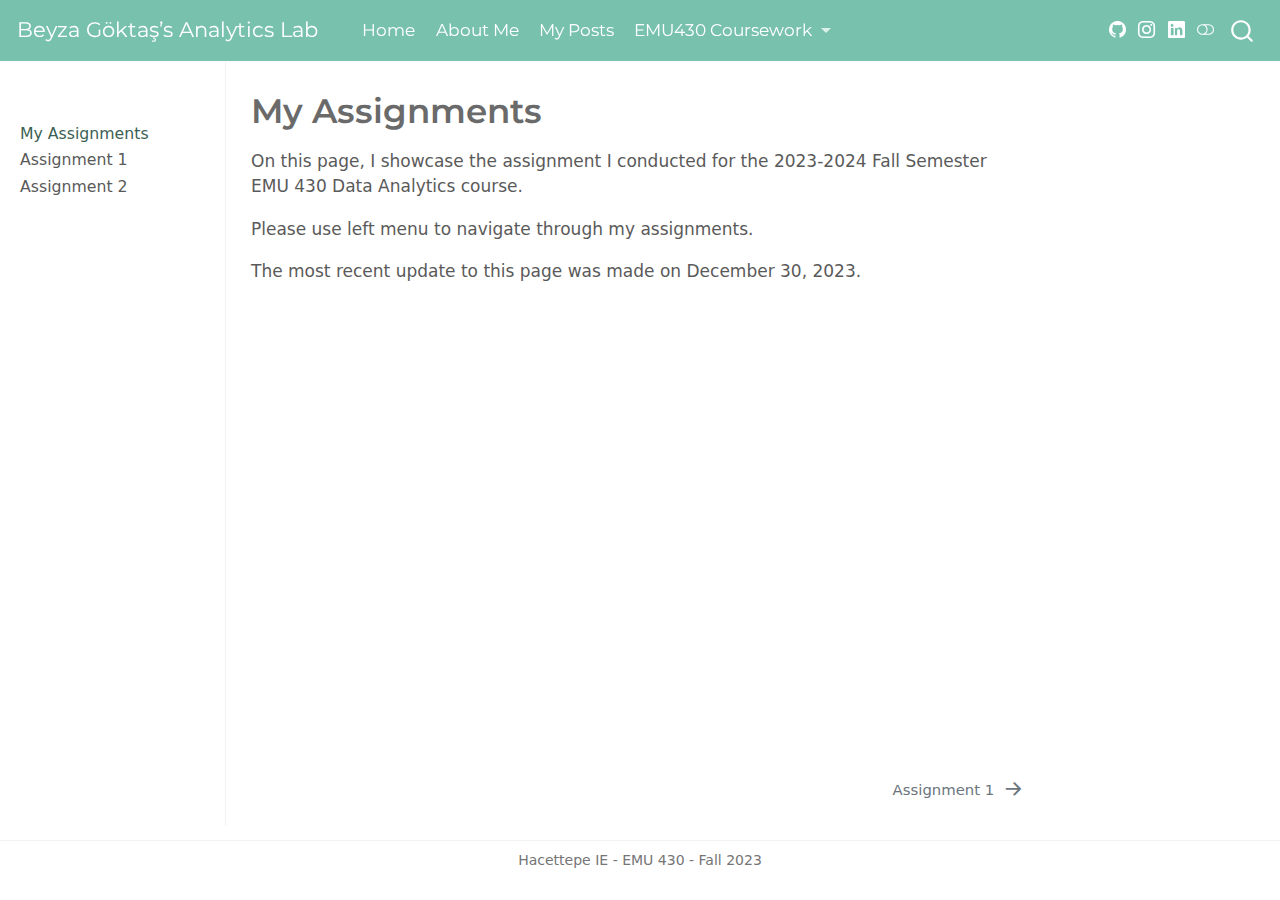
<file: docs/assignments.html>
<!DOCTYPE html>
<html xmlns="http://www.w3.org/1999/xhtml" lang="en" xml:lang="en"><head>

<meta charset="utf-8">
<meta name="generator" content="quarto-1.3.433">

<meta name="viewport" content="width=device-width, initial-scale=1.0, user-scalable=yes">


<title>Beyza Göktaş’s Analytics Lab - My Assignments</title>
<style>
code{white-space: pre-wrap;}
span.smallcaps{font-variant: small-caps;}
div.columns{display: flex; gap: min(4vw, 1.5em);}
div.column{flex: auto; overflow-x: auto;}
div.hanging-indent{margin-left: 1.5em; text-indent: -1.5em;}
ul.task-list{list-style: none;}
ul.task-list li input[type="checkbox"] {
  width: 0.8em;
  margin: 0 0.8em 0.2em -1em; /* quarto-specific, see https://github.com/quarto-dev/quarto-cli/issues/4556 */ 
  vertical-align: middle;
}
</style>


<script src="site_libs/quarto-nav/quarto-nav.js"></script>
<script src="site_libs/quarto-nav/headroom.min.js"></script>
<script src="site_libs/clipboard/clipboard.min.js"></script>
<script src="site_libs/quarto-search/autocomplete.umd.js"></script>
<script src="site_libs/quarto-search/fuse.min.js"></script>
<script src="site_libs/quarto-search/quarto-search.js"></script>
<meta name="quarto:offset" content="./">
<link href="./assignments/assignment-1.html" rel="next">
<script src="site_libs/quarto-html/quarto.js"></script>
<script src="site_libs/quarto-html/popper.min.js"></script>
<script src="site_libs/quarto-html/tippy.umd.min.js"></script>
<script src="site_libs/quarto-html/anchor.min.js"></script>
<link href="site_libs/quarto-html/tippy.css" rel="stylesheet">
<link href="site_libs/quarto-html/quarto-syntax-highlighting.css" rel="stylesheet" class="quarto-color-scheme" id="quarto-text-highlighting-styles">
<link href="site_libs/quarto-html/quarto-syntax-highlighting-dark.css" rel="prefetch" class="quarto-color-scheme quarto-color-alternate" id="quarto-text-highlighting-styles">
<script src="site_libs/bootstrap/bootstrap.min.js"></script>
<link href="site_libs/bootstrap/bootstrap-icons.css" rel="stylesheet">
<link href="site_libs/bootstrap/bootstrap.min.css" rel="stylesheet" class="quarto-color-scheme" id="quarto-bootstrap" data-mode="light">
<link href="site_libs/bootstrap/bootstrap-dark.min.css" rel="prefetch" class="quarto-color-scheme quarto-color-alternate" id="quarto-bootstrap" data-mode="dark">
<script id="quarto-search-options" type="application/json">{
  "location": "navbar",
  "copy-button": false,
  "collapse-after": 3,
  "panel-placement": "end",
  "type": "overlay",
  "limit": 20,
  "language": {
    "search-no-results-text": "No results",
    "search-matching-documents-text": "matching documents",
    "search-copy-link-title": "Copy link to search",
    "search-hide-matches-text": "Hide additional matches",
    "search-more-match-text": "more match in this document",
    "search-more-matches-text": "more matches in this document",
    "search-clear-button-title": "Clear",
    "search-detached-cancel-button-title": "Cancel",
    "search-submit-button-title": "Submit",
    "search-label": "Search"
  }
}</script>


<link rel="stylesheet" href="styles.css">
</head>

<body class="nav-sidebar docked nav-fixed">

<div id="quarto-search-results"></div>
  <header id="quarto-header" class="headroom fixed-top">
    <nav class="navbar navbar-expand-lg navbar-dark ">
      <div class="navbar-container container-fluid">
      <div class="navbar-brand-container">
    <a class="navbar-brand" href="./index.html">
    <span class="navbar-title">Beyza Göktaş’s Analytics Lab</span>
    </a>
  </div>
            <div id="quarto-search" class="" title="Search"></div>
          <button class="navbar-toggler" type="button" data-bs-toggle="collapse" data-bs-target="#navbarCollapse" aria-controls="navbarCollapse" aria-expanded="false" aria-label="Toggle navigation" onclick="if (window.quartoToggleHeadroom) { window.quartoToggleHeadroom(); }">
  <span class="navbar-toggler-icon"></span>
</button>
          <div class="collapse navbar-collapse" id="navbarCollapse">
            <ul class="navbar-nav navbar-nav-scroll me-auto">
  <li class="nav-item">
    <a class="nav-link" href="./index.html" rel="" target="">
 <span class="menu-text">Home</span></a>
  </li>  
  <li class="nav-item">
    <a class="nav-link" href="./about.html" rel="" target="">
 <span class="menu-text">About Me</span></a>
  </li>  
  <li class="nav-item">
    <a class="nav-link" href="./posts.html" rel="" target="">
 <span class="menu-text">My Posts</span></a>
  </li>  
  <li class="nav-item dropdown ">
    <a class="nav-link dropdown-toggle" href="#" id="nav-menu-emu430-coursework" role="button" data-bs-toggle="dropdown" aria-expanded="false" rel="" target="">
 <span class="menu-text">EMU430 Coursework</span>
    </a>
    <ul class="dropdown-menu" aria-labelledby="nav-menu-emu430-coursework">    
        <li>
    <a class="dropdown-item" href="./assignments.html" rel="" target="">
 <span class="dropdown-text">Assignments</span></a>
  </li>  
        <li>
    <a class="dropdown-item" href="./project.html" rel="" target="">
 <span class="dropdown-text">Project</span></a>
  </li>  
    </ul>
  </li>
</ul>
            <div class="quarto-navbar-tools ms-auto tools-wide">
    <a href="https://github.com/emu-hacettepe-analytics/emu430-fall2023-beyzagoktas" rel="" title="" class="quarto-navigation-tool px-1" aria-label=""><i class="bi bi-github"></i></a>
    <a href="https://www.instagram.com/beyzagoktasi/" rel="" title="" class="quarto-navigation-tool px-1" aria-label=""><i class="bi bi-instagram"></i></a>
    <a href="https://www.linkedin.com/in/beyza-goktas" rel="" title="" class="quarto-navigation-tool px-1" aria-label=""><i class="bi bi-linkedin"></i></a>
  <a href="" class="quarto-color-scheme-toggle quarto-navigation-tool  px-1" onclick="window.quartoToggleColorScheme(); return false;" title="Toggle dark mode"><i class="bi"></i></a>
</div>
          </div> <!-- /navcollapse -->
      </div> <!-- /container-fluid -->
    </nav>
  <nav class="quarto-secondary-nav">
    <div class="container-fluid d-flex">
      <button type="button" class="quarto-btn-toggle btn" data-bs-toggle="collapse" data-bs-target="#quarto-sidebar,#quarto-sidebar-glass" aria-controls="quarto-sidebar" aria-expanded="false" aria-label="Toggle sidebar navigation" onclick="if (window.quartoToggleHeadroom) { window.quartoToggleHeadroom(); }">
        <i class="bi bi-layout-text-sidebar-reverse"></i>
      </button>
      <nav class="quarto-page-breadcrumbs" aria-label="breadcrumb"><ol class="breadcrumb"><li class="breadcrumb-item"><a href="./assignments.html">My Assignments</a></li></ol></nav>
      <a class="flex-grow-1" role="button" data-bs-toggle="collapse" data-bs-target="#quarto-sidebar,#quarto-sidebar-glass" aria-controls="quarto-sidebar" aria-expanded="false" aria-label="Toggle sidebar navigation" onclick="if (window.quartoToggleHeadroom) { window.quartoToggleHeadroom(); }">      
      </a>
      <button type="button" class="btn quarto-search-button" aria-label="" onclick="window.quartoOpenSearch();">
        <i class="bi bi-search"></i>
      </button>
    </div>
  </nav>
</header>
<!-- content -->
<div id="quarto-content" class="quarto-container page-columns page-rows-contents page-layout-article page-navbar">
<!-- sidebar -->
  <nav id="quarto-sidebar" class="sidebar collapse collapse-horizontal sidebar-navigation docked overflow-auto">
        <div class="mt-2 flex-shrink-0 align-items-center">
        <div class="sidebar-search">
        <div id="quarto-search" class="" title="Search"></div>
        </div>
        </div>
    <div class="sidebar-menu-container"> 
    <ul class="list-unstyled mt-1">
        <li class="sidebar-item">
  <div class="sidebar-item-container"> 
  <a href="./assignments.html" class="sidebar-item-text sidebar-link active">
 <span class="menu-text">My Assignments</span></a>
  </div>
</li>
        <li class="sidebar-item">
  <div class="sidebar-item-container"> 
  <a href="./assignments/assignment-1.html" class="sidebar-item-text sidebar-link">
 <span class="menu-text">Assignment 1</span></a>
  </div>
</li>
        <li class="sidebar-item">
  <div class="sidebar-item-container"> 
  <a href="./assignments/assignment-2.html" class="sidebar-item-text sidebar-link">
 <span class="menu-text">Assignment 2</span></a>
  </div>
</li>
    </ul>
    </div>
    
</nav>
<div id="quarto-sidebar-glass" data-bs-toggle="collapse" data-bs-target="#quarto-sidebar,#quarto-sidebar-glass"></div>
<!-- margin-sidebar -->
    <div id="quarto-margin-sidebar" class="sidebar margin-sidebar">
    </div>
<!-- main -->
<main class="content" id="quarto-document-content">

<header id="title-block-header" class="quarto-title-block default">
<div class="quarto-title">
<h1 class="title">My Assignments</h1>
</div>



<div class="quarto-title-meta">

    
  
    
  </div>
  

</header>

<p>On this page, I showcase the assignment I conducted for the 2023-2024 Fall Semester EMU 430 Data Analytics course.</p>
<p>Please use left menu to navigate through my assignments.</p>
<p>The most recent update to this page was made on December 30, 2023.</p>



<a onclick="window.scrollTo(0, 0); return false;" role="button" id="quarto-back-to-top"><i class="bi bi-arrow-up"></i> Back to top</a></main> <!-- /main -->
<script id="quarto-html-after-body" type="application/javascript">
window.document.addEventListener("DOMContentLoaded", function (event) {
  const toggleBodyColorMode = (bsSheetEl) => {
    const mode = bsSheetEl.getAttribute("data-mode");
    const bodyEl = window.document.querySelector("body");
    if (mode === "dark") {
      bodyEl.classList.add("quarto-dark");
      bodyEl.classList.remove("quarto-light");
    } else {
      bodyEl.classList.add("quarto-light");
      bodyEl.classList.remove("quarto-dark");
    }
  }
  const toggleBodyColorPrimary = () => {
    const bsSheetEl = window.document.querySelector("link#quarto-bootstrap");
    if (bsSheetEl) {
      toggleBodyColorMode(bsSheetEl);
    }
  }
  toggleBodyColorPrimary();  
  const disableStylesheet = (stylesheets) => {
    for (let i=0; i < stylesheets.length; i++) {
      const stylesheet = stylesheets[i];
      stylesheet.rel = 'prefetch';
    }
  }
  const enableStylesheet = (stylesheets) => {
    for (let i=0; i < stylesheets.length; i++) {
      const stylesheet = stylesheets[i];
      stylesheet.rel = 'stylesheet';
    }
  }
  const manageTransitions = (selector, allowTransitions) => {
    const els = window.document.querySelectorAll(selector);
    for (let i=0; i < els.length; i++) {
      const el = els[i];
      if (allowTransitions) {
        el.classList.remove('notransition');
      } else {
        el.classList.add('notransition');
      }
    }
  }
  const toggleColorMode = (alternate) => {
    // Switch the stylesheets
    const alternateStylesheets = window.document.querySelectorAll('link.quarto-color-scheme.quarto-color-alternate');
    manageTransitions('#quarto-margin-sidebar .nav-link', false);
    if (alternate) {
      enableStylesheet(alternateStylesheets);
      for (const sheetNode of alternateStylesheets) {
        if (sheetNode.id === "quarto-bootstrap") {
          toggleBodyColorMode(sheetNode);
        }
      }
    } else {
      disableStylesheet(alternateStylesheets);
      toggleBodyColorPrimary();
    }
    manageTransitions('#quarto-margin-sidebar .nav-link', true);
    // Switch the toggles
    const toggles = window.document.querySelectorAll('.quarto-color-scheme-toggle');
    for (let i=0; i < toggles.length; i++) {
      const toggle = toggles[i];
      if (toggle) {
        if (alternate) {
          toggle.classList.add("alternate");     
        } else {
          toggle.classList.remove("alternate");
        }
      }
    }
    // Hack to workaround the fact that safari doesn't
    // properly recolor the scrollbar when toggling (#1455)
    if (navigator.userAgent.indexOf('Safari') > 0 && navigator.userAgent.indexOf('Chrome') == -1) {
      manageTransitions("body", false);
      window.scrollTo(0, 1);
      setTimeout(() => {
        window.scrollTo(0, 0);
        manageTransitions("body", true);
      }, 40);  
    }
  }
  const isFileUrl = () => { 
    return window.location.protocol === 'file:';
  }
  const hasAlternateSentinel = () => {  
    let styleSentinel = getColorSchemeSentinel();
    if (styleSentinel !== null) {
      return styleSentinel === "alternate";
    } else {
      return false;
    }
  }
  const setStyleSentinel = (alternate) => {
    const value = alternate ? "alternate" : "default";
    if (!isFileUrl()) {
      window.localStorage.setItem("quarto-color-scheme", value);
    } else {
      localAlternateSentinel = value;
    }
  }
  const getColorSchemeSentinel = () => {
    if (!isFileUrl()) {
      const storageValue = window.localStorage.getItem("quarto-color-scheme");
      return storageValue != null ? storageValue : localAlternateSentinel;
    } else {
      return localAlternateSentinel;
    }
  }
  let localAlternateSentinel = 'default';
  // Dark / light mode switch
  window.quartoToggleColorScheme = () => {
    // Read the current dark / light value 
    let toAlternate = !hasAlternateSentinel();
    toggleColorMode(toAlternate);
    setStyleSentinel(toAlternate);
  };
  // Ensure there is a toggle, if there isn't float one in the top right
  if (window.document.querySelector('.quarto-color-scheme-toggle') === null) {
    const a = window.document.createElement('a');
    a.classList.add('top-right');
    a.classList.add('quarto-color-scheme-toggle');
    a.href = "";
    a.onclick = function() { try { window.quartoToggleColorScheme(); } catch {} return false; };
    const i = window.document.createElement("i");
    i.classList.add('bi');
    a.appendChild(i);
    window.document.body.appendChild(a);
  }
  // Switch to dark mode if need be
  if (hasAlternateSentinel()) {
    toggleColorMode(true);
  } else {
    toggleColorMode(false);
  }
  const icon = "";
  const anchorJS = new window.AnchorJS();
  anchorJS.options = {
    placement: 'right',
    icon: icon
  };
  anchorJS.add('.anchored');
  const isCodeAnnotation = (el) => {
    for (const clz of el.classList) {
      if (clz.startsWith('code-annotation-')) {                     
        return true;
      }
    }
    return false;
  }
  const clipboard = new window.ClipboardJS('.code-copy-button', {
    text: function(trigger) {
      const codeEl = trigger.previousElementSibling.cloneNode(true);
      for (const childEl of codeEl.children) {
        if (isCodeAnnotation(childEl)) {
          childEl.remove();
        }
      }
      return codeEl.innerText;
    }
  });
  clipboard.on('success', function(e) {
    // button target
    const button = e.trigger;
    // don't keep focus
    button.blur();
    // flash "checked"
    button.classList.add('code-copy-button-checked');
    var currentTitle = button.getAttribute("title");
    button.setAttribute("title", "Copied!");
    let tooltip;
    if (window.bootstrap) {
      button.setAttribute("data-bs-toggle", "tooltip");
      button.setAttribute("data-bs-placement", "left");
      button.setAttribute("data-bs-title", "Copied!");
      tooltip = new bootstrap.Tooltip(button, 
        { trigger: "manual", 
          customClass: "code-copy-button-tooltip",
          offset: [0, -8]});
      tooltip.show();    
    }
    setTimeout(function() {
      if (tooltip) {
        tooltip.hide();
        button.removeAttribute("data-bs-title");
        button.removeAttribute("data-bs-toggle");
        button.removeAttribute("data-bs-placement");
      }
      button.setAttribute("title", currentTitle);
      button.classList.remove('code-copy-button-checked');
    }, 1000);
    // clear code selection
    e.clearSelection();
  });
  function tippyHover(el, contentFn) {
    const config = {
      allowHTML: true,
      content: contentFn,
      maxWidth: 500,
      delay: 100,
      arrow: false,
      appendTo: function(el) {
          return el.parentElement;
      },
      interactive: true,
      interactiveBorder: 10,
      theme: 'quarto',
      placement: 'bottom-start'
    };
    window.tippy(el, config); 
  }
  const noterefs = window.document.querySelectorAll('a[role="doc-noteref"]');
  for (var i=0; i<noterefs.length; i++) {
    const ref = noterefs[i];
    tippyHover(ref, function() {
      // use id or data attribute instead here
      let href = ref.getAttribute('data-footnote-href') || ref.getAttribute('href');
      try { href = new URL(href).hash; } catch {}
      const id = href.replace(/^#\/?/, "");
      const note = window.document.getElementById(id);
      return note.innerHTML;
    });
  }
      let selectedAnnoteEl;
      const selectorForAnnotation = ( cell, annotation) => {
        let cellAttr = 'data-code-cell="' + cell + '"';
        let lineAttr = 'data-code-annotation="' +  annotation + '"';
        const selector = 'span[' + cellAttr + '][' + lineAttr + ']';
        return selector;
      }
      const selectCodeLines = (annoteEl) => {
        const doc = window.document;
        const targetCell = annoteEl.getAttribute("data-target-cell");
        const targetAnnotation = annoteEl.getAttribute("data-target-annotation");
        const annoteSpan = window.document.querySelector(selectorForAnnotation(targetCell, targetAnnotation));
        const lines = annoteSpan.getAttribute("data-code-lines").split(",");
        const lineIds = lines.map((line) => {
          return targetCell + "-" + line;
        })
        let top = null;
        let height = null;
        let parent = null;
        if (lineIds.length > 0) {
            //compute the position of the single el (top and bottom and make a div)
            const el = window.document.getElementById(lineIds[0]);
            top = el.offsetTop;
            height = el.offsetHeight;
            parent = el.parentElement.parentElement;
          if (lineIds.length > 1) {
            const lastEl = window.document.getElementById(lineIds[lineIds.length - 1]);
            const bottom = lastEl.offsetTop + lastEl.offsetHeight;
            height = bottom - top;
          }
          if (top !== null && height !== null && parent !== null) {
            // cook up a div (if necessary) and position it 
            let div = window.document.getElementById("code-annotation-line-highlight");
            if (div === null) {
              div = window.document.createElement("div");
              div.setAttribute("id", "code-annotation-line-highlight");
              div.style.position = 'absolute';
              parent.appendChild(div);
            }
            div.style.top = top - 2 + "px";
            div.style.height = height + 4 + "px";
            let gutterDiv = window.document.getElementById("code-annotation-line-highlight-gutter");
            if (gutterDiv === null) {
              gutterDiv = window.document.createElement("div");
              gutterDiv.setAttribute("id", "code-annotation-line-highlight-gutter");
              gutterDiv.style.position = 'absolute';
              const codeCell = window.document.getElementById(targetCell);
              const gutter = codeCell.querySelector('.code-annotation-gutter');
              gutter.appendChild(gutterDiv);
            }
            gutterDiv.style.top = top - 2 + "px";
            gutterDiv.style.height = height + 4 + "px";
          }
          selectedAnnoteEl = annoteEl;
        }
      };
      const unselectCodeLines = () => {
        const elementsIds = ["code-annotation-line-highlight", "code-annotation-line-highlight-gutter"];
        elementsIds.forEach((elId) => {
          const div = window.document.getElementById(elId);
          if (div) {
            div.remove();
          }
        });
        selectedAnnoteEl = undefined;
      };
      // Attach click handler to the DT
      const annoteDls = window.document.querySelectorAll('dt[data-target-cell]');
      for (const annoteDlNode of annoteDls) {
        annoteDlNode.addEventListener('click', (event) => {
          const clickedEl = event.target;
          if (clickedEl !== selectedAnnoteEl) {
            unselectCodeLines();
            const activeEl = window.document.querySelector('dt[data-target-cell].code-annotation-active');
            if (activeEl) {
              activeEl.classList.remove('code-annotation-active');
            }
            selectCodeLines(clickedEl);
            clickedEl.classList.add('code-annotation-active');
          } else {
            // Unselect the line
            unselectCodeLines();
            clickedEl.classList.remove('code-annotation-active');
          }
        });
      }
  const findCites = (el) => {
    const parentEl = el.parentElement;
    if (parentEl) {
      const cites = parentEl.dataset.cites;
      if (cites) {
        return {
          el,
          cites: cites.split(' ')
        };
      } else {
        return findCites(el.parentElement)
      }
    } else {
      return undefined;
    }
  };
  var bibliorefs = window.document.querySelectorAll('a[role="doc-biblioref"]');
  for (var i=0; i<bibliorefs.length; i++) {
    const ref = bibliorefs[i];
    const citeInfo = findCites(ref);
    if (citeInfo) {
      tippyHover(citeInfo.el, function() {
        var popup = window.document.createElement('div');
        citeInfo.cites.forEach(function(cite) {
          var citeDiv = window.document.createElement('div');
          citeDiv.classList.add('hanging-indent');
          citeDiv.classList.add('csl-entry');
          var biblioDiv = window.document.getElementById('ref-' + cite);
          if (biblioDiv) {
            citeDiv.innerHTML = biblioDiv.innerHTML;
          }
          popup.appendChild(citeDiv);
        });
        return popup.innerHTML;
      });
    }
  }
});
</script>
<nav class="page-navigation">
  <div class="nav-page nav-page-previous">
  </div>
  <div class="nav-page nav-page-next">
      <a href="./assignments/assignment-1.html" class="pagination-link">
        <span class="nav-page-text">Assignment 1</span> <i class="bi bi-arrow-right-short"></i>
      </a>
  </div>
</nav>
</div> <!-- /content -->
<footer class="footer">
  <div class="nav-footer">
    <div class="nav-footer-left">
      &nbsp;
    </div>   
    <div class="nav-footer-center">Hacettepe IE - EMU 430 - Fall 2023</div>
    <div class="nav-footer-right">
      &nbsp;
    </div>
  </div>
</footer>



</body></html>
</file>
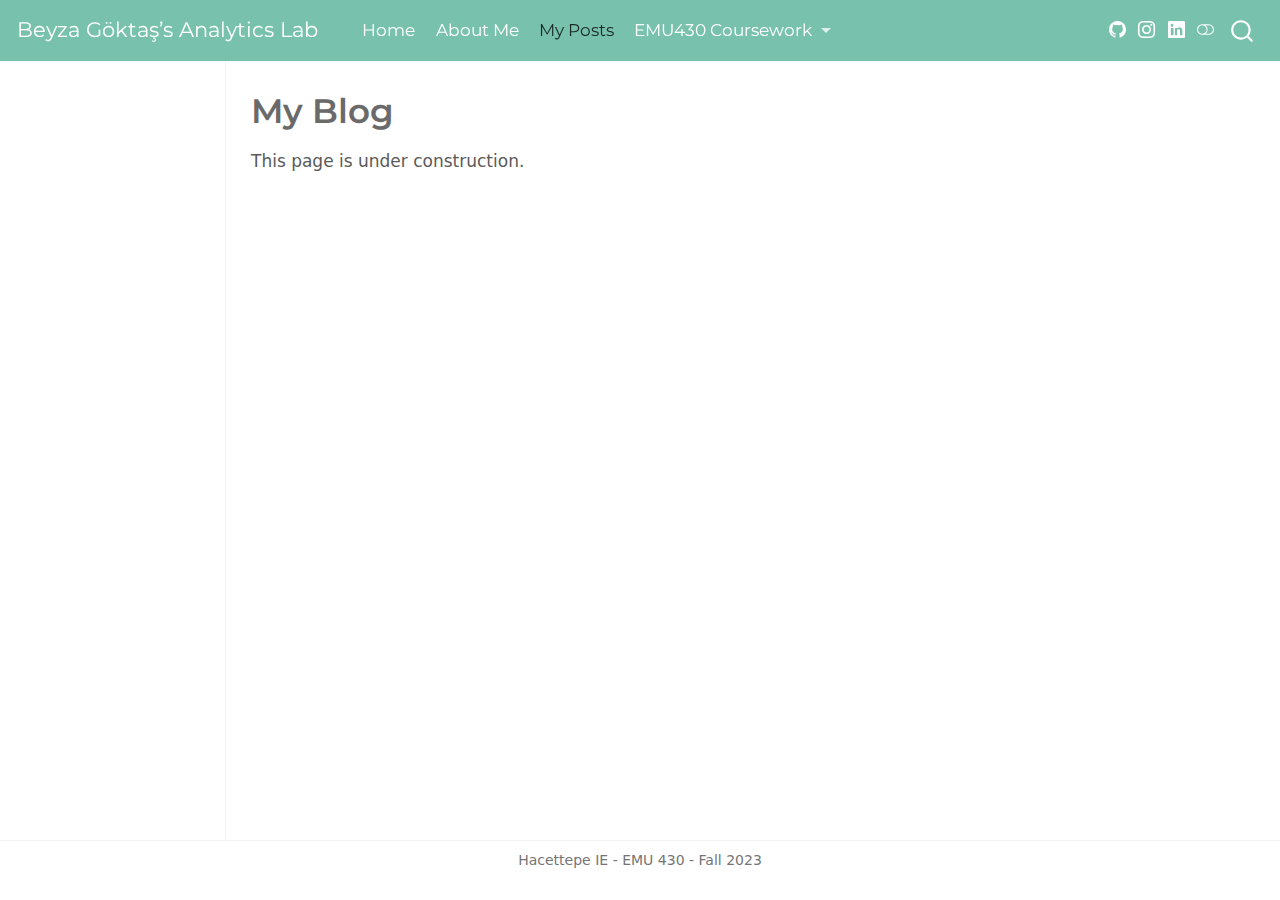
<file: docs/posts.html>
<!DOCTYPE html>
<html xmlns="http://www.w3.org/1999/xhtml" lang="en" xml:lang="en"><head>

<meta charset="utf-8">
<meta name="generator" content="quarto-1.3.433">

<meta name="viewport" content="width=device-width, initial-scale=1.0, user-scalable=yes">


<title>Beyza Göktaş’s Analytics Lab - My Blog</title>
<style>
code{white-space: pre-wrap;}
span.smallcaps{font-variant: small-caps;}
div.columns{display: flex; gap: min(4vw, 1.5em);}
div.column{flex: auto; overflow-x: auto;}
div.hanging-indent{margin-left: 1.5em; text-indent: -1.5em;}
ul.task-list{list-style: none;}
ul.task-list li input[type="checkbox"] {
  width: 0.8em;
  margin: 0 0.8em 0.2em -1em; /* quarto-specific, see https://github.com/quarto-dev/quarto-cli/issues/4556 */ 
  vertical-align: middle;
}
</style>


<script src="site_libs/quarto-nav/quarto-nav.js"></script>
<script src="site_libs/quarto-nav/headroom.min.js"></script>
<script src="site_libs/clipboard/clipboard.min.js"></script>
<script src="site_libs/quarto-search/autocomplete.umd.js"></script>
<script src="site_libs/quarto-search/fuse.min.js"></script>
<script src="site_libs/quarto-search/quarto-search.js"></script>
<meta name="quarto:offset" content="./">
<script src="site_libs/quarto-html/quarto.js"></script>
<script src="site_libs/quarto-html/popper.min.js"></script>
<script src="site_libs/quarto-html/tippy.umd.min.js"></script>
<script src="site_libs/quarto-html/anchor.min.js"></script>
<link href="site_libs/quarto-html/tippy.css" rel="stylesheet">
<link href="site_libs/quarto-html/quarto-syntax-highlighting.css" rel="stylesheet" class="quarto-color-scheme" id="quarto-text-highlighting-styles">
<link href="site_libs/quarto-html/quarto-syntax-highlighting-dark.css" rel="prefetch" class="quarto-color-scheme quarto-color-alternate" id="quarto-text-highlighting-styles">
<script src="site_libs/bootstrap/bootstrap.min.js"></script>
<link href="site_libs/bootstrap/bootstrap-icons.css" rel="stylesheet">
<link href="site_libs/bootstrap/bootstrap.min.css" rel="stylesheet" class="quarto-color-scheme" id="quarto-bootstrap" data-mode="light">
<link href="site_libs/bootstrap/bootstrap-dark.min.css" rel="prefetch" class="quarto-color-scheme quarto-color-alternate" id="quarto-bootstrap" data-mode="dark">
<script id="quarto-search-options" type="application/json">{
  "location": "navbar",
  "copy-button": false,
  "collapse-after": 3,
  "panel-placement": "end",
  "type": "overlay",
  "limit": 20,
  "language": {
    "search-no-results-text": "No results",
    "search-matching-documents-text": "matching documents",
    "search-copy-link-title": "Copy link to search",
    "search-hide-matches-text": "Hide additional matches",
    "search-more-match-text": "more match in this document",
    "search-more-matches-text": "more matches in this document",
    "search-clear-button-title": "Clear",
    "search-detached-cancel-button-title": "Cancel",
    "search-submit-button-title": "Submit",
    "search-label": "Search"
  }
}</script>


<link rel="stylesheet" href="styles.css">
</head>

<body class="docked nav-fixed">

<div id="quarto-search-results"></div>
  <header id="quarto-header" class="headroom fixed-top">
    <nav class="navbar navbar-expand-lg navbar-dark ">
      <div class="navbar-container container-fluid">
      <div class="navbar-brand-container">
    <a class="navbar-brand" href="./index.html">
    <span class="navbar-title">Beyza Göktaş’s Analytics Lab</span>
    </a>
  </div>
            <div id="quarto-search" class="" title="Search"></div>
          <button class="navbar-toggler" type="button" data-bs-toggle="collapse" data-bs-target="#navbarCollapse" aria-controls="navbarCollapse" aria-expanded="false" aria-label="Toggle navigation" onclick="if (window.quartoToggleHeadroom) { window.quartoToggleHeadroom(); }">
  <span class="navbar-toggler-icon"></span>
</button>
          <div class="collapse navbar-collapse" id="navbarCollapse">
            <ul class="navbar-nav navbar-nav-scroll me-auto">
  <li class="nav-item">
    <a class="nav-link" href="./index.html" rel="" target="">
 <span class="menu-text">Home</span></a>
  </li>  
  <li class="nav-item">
    <a class="nav-link" href="./about.html" rel="" target="">
 <span class="menu-text">About Me</span></a>
  </li>  
  <li class="nav-item">
    <a class="nav-link active" href="./posts.html" rel="" target="" aria-current="page">
 <span class="menu-text">My Posts</span></a>
  </li>  
  <li class="nav-item dropdown ">
    <a class="nav-link dropdown-toggle" href="#" id="nav-menu-emu430-coursework" role="button" data-bs-toggle="dropdown" aria-expanded="false" rel="" target="">
 <span class="menu-text">EMU430 Coursework</span>
    </a>
    <ul class="dropdown-menu" aria-labelledby="nav-menu-emu430-coursework">    
        <li>
    <a class="dropdown-item" href="./assignments.html" rel="" target="">
 <span class="dropdown-text">Assignments</span></a>
  </li>  
        <li>
    <a class="dropdown-item" href="./project.html" rel="" target="">
 <span class="dropdown-text">Project</span></a>
  </li>  
    </ul>
  </li>
</ul>
            <div class="quarto-navbar-tools ms-auto tools-wide">
    <a href="https://github.com/emu-hacettepe-analytics/emu430-fall2023-beyzagoktas" rel="" title="" class="quarto-navigation-tool px-1" aria-label=""><i class="bi bi-github"></i></a>
    <a href="https://www.instagram.com/beyzagoktasi/" rel="" title="" class="quarto-navigation-tool px-1" aria-label=""><i class="bi bi-instagram"></i></a>
    <a href="https://www.linkedin.com/in/beyza-goktas" rel="" title="" class="quarto-navigation-tool px-1" aria-label=""><i class="bi bi-linkedin"></i></a>
  <a href="" class="quarto-color-scheme-toggle quarto-navigation-tool  px-1" onclick="window.quartoToggleColorScheme(); return false;" title="Toggle dark mode"><i class="bi"></i></a>
</div>
          </div> <!-- /navcollapse -->
      </div> <!-- /container-fluid -->
    </nav>
</header>
<!-- content -->
<div id="quarto-content" class="quarto-container page-columns page-rows-contents page-layout-article page-navbar">
<!-- sidebar -->
  <nav id="quarto-sidebar" class="sidebar collapse collapse-horizontal sidebar-navigation docked overflow-auto">
    
</nav>
<div id="quarto-sidebar-glass" data-bs-toggle="collapse" data-bs-target="#quarto-sidebar,#quarto-sidebar-glass"></div>
<!-- margin-sidebar -->
    <div id="quarto-margin-sidebar" class="sidebar margin-sidebar">
    </div>
<!-- main -->
<main class="content" id="quarto-document-content">

<header id="title-block-header" class="quarto-title-block default">
<div class="quarto-title">
<h1 class="title">My Blog</h1>
</div>



<div class="quarto-title-meta">

    
  
    
  </div>
  

</header>

<p>This page is under construction.</p>



<a onclick="window.scrollTo(0, 0); return false;" role="button" id="quarto-back-to-top"><i class="bi bi-arrow-up"></i> Back to top</a></main> <!-- /main -->
<script id="quarto-html-after-body" type="application/javascript">
window.document.addEventListener("DOMContentLoaded", function (event) {
  const toggleBodyColorMode = (bsSheetEl) => {
    const mode = bsSheetEl.getAttribute("data-mode");
    const bodyEl = window.document.querySelector("body");
    if (mode === "dark") {
      bodyEl.classList.add("quarto-dark");
      bodyEl.classList.remove("quarto-light");
    } else {
      bodyEl.classList.add("quarto-light");
      bodyEl.classList.remove("quarto-dark");
    }
  }
  const toggleBodyColorPrimary = () => {
    const bsSheetEl = window.document.querySelector("link#quarto-bootstrap");
    if (bsSheetEl) {
      toggleBodyColorMode(bsSheetEl);
    }
  }
  toggleBodyColorPrimary();  
  const disableStylesheet = (stylesheets) => {
    for (let i=0; i < stylesheets.length; i++) {
      const stylesheet = stylesheets[i];
      stylesheet.rel = 'prefetch';
    }
  }
  const enableStylesheet = (stylesheets) => {
    for (let i=0; i < stylesheets.length; i++) {
      const stylesheet = stylesheets[i];
      stylesheet.rel = 'stylesheet';
    }
  }
  const manageTransitions = (selector, allowTransitions) => {
    const els = window.document.querySelectorAll(selector);
    for (let i=0; i < els.length; i++) {
      const el = els[i];
      if (allowTransitions) {
        el.classList.remove('notransition');
      } else {
        el.classList.add('notransition');
      }
    }
  }
  const toggleColorMode = (alternate) => {
    // Switch the stylesheets
    const alternateStylesheets = window.document.querySelectorAll('link.quarto-color-scheme.quarto-color-alternate');
    manageTransitions('#quarto-margin-sidebar .nav-link', false);
    if (alternate) {
      enableStylesheet(alternateStylesheets);
      for (const sheetNode of alternateStylesheets) {
        if (sheetNode.id === "quarto-bootstrap") {
          toggleBodyColorMode(sheetNode);
        }
      }
    } else {
      disableStylesheet(alternateStylesheets);
      toggleBodyColorPrimary();
    }
    manageTransitions('#quarto-margin-sidebar .nav-link', true);
    // Switch the toggles
    const toggles = window.document.querySelectorAll('.quarto-color-scheme-toggle');
    for (let i=0; i < toggles.length; i++) {
      const toggle = toggles[i];
      if (toggle) {
        if (alternate) {
          toggle.classList.add("alternate");     
        } else {
          toggle.classList.remove("alternate");
        }
      }
    }
    // Hack to workaround the fact that safari doesn't
    // properly recolor the scrollbar when toggling (#1455)
    if (navigator.userAgent.indexOf('Safari') > 0 && navigator.userAgent.indexOf('Chrome') == -1) {
      manageTransitions("body", false);
      window.scrollTo(0, 1);
      setTimeout(() => {
        window.scrollTo(0, 0);
        manageTransitions("body", true);
      }, 40);  
    }
  }
  const isFileUrl = () => { 
    return window.location.protocol === 'file:';
  }
  const hasAlternateSentinel = () => {  
    let styleSentinel = getColorSchemeSentinel();
    if (styleSentinel !== null) {
      return styleSentinel === "alternate";
    } else {
      return false;
    }
  }
  const setStyleSentinel = (alternate) => {
    const value = alternate ? "alternate" : "default";
    if (!isFileUrl()) {
      window.localStorage.setItem("quarto-color-scheme", value);
    } else {
      localAlternateSentinel = value;
    }
  }
  const getColorSchemeSentinel = () => {
    if (!isFileUrl()) {
      const storageValue = window.localStorage.getItem("quarto-color-scheme");
      return storageValue != null ? storageValue : localAlternateSentinel;
    } else {
      return localAlternateSentinel;
    }
  }
  let localAlternateSentinel = 'default';
  // Dark / light mode switch
  window.quartoToggleColorScheme = () => {
    // Read the current dark / light value 
    let toAlternate = !hasAlternateSentinel();
    toggleColorMode(toAlternate);
    setStyleSentinel(toAlternate);
  };
  // Ensure there is a toggle, if there isn't float one in the top right
  if (window.document.querySelector('.quarto-color-scheme-toggle') === null) {
    const a = window.document.createElement('a');
    a.classList.add('top-right');
    a.classList.add('quarto-color-scheme-toggle');
    a.href = "";
    a.onclick = function() { try { window.quartoToggleColorScheme(); } catch {} return false; };
    const i = window.document.createElement("i");
    i.classList.add('bi');
    a.appendChild(i);
    window.document.body.appendChild(a);
  }
  // Switch to dark mode if need be
  if (hasAlternateSentinel()) {
    toggleColorMode(true);
  } else {
    toggleColorMode(false);
  }
  const icon = "";
  const anchorJS = new window.AnchorJS();
  anchorJS.options = {
    placement: 'right',
    icon: icon
  };
  anchorJS.add('.anchored');
  const isCodeAnnotation = (el) => {
    for (const clz of el.classList) {
      if (clz.startsWith('code-annotation-')) {                     
        return true;
      }
    }
    return false;
  }
  const clipboard = new window.ClipboardJS('.code-copy-button', {
    text: function(trigger) {
      const codeEl = trigger.previousElementSibling.cloneNode(true);
      for (const childEl of codeEl.children) {
        if (isCodeAnnotation(childEl)) {
          childEl.remove();
        }
      }
      return codeEl.innerText;
    }
  });
  clipboard.on('success', function(e) {
    // button target
    const button = e.trigger;
    // don't keep focus
    button.blur();
    // flash "checked"
    button.classList.add('code-copy-button-checked');
    var currentTitle = button.getAttribute("title");
    button.setAttribute("title", "Copied!");
    let tooltip;
    if (window.bootstrap) {
      button.setAttribute("data-bs-toggle", "tooltip");
      button.setAttribute("data-bs-placement", "left");
      button.setAttribute("data-bs-title", "Copied!");
      tooltip = new bootstrap.Tooltip(button, 
        { trigger: "manual", 
          customClass: "code-copy-button-tooltip",
          offset: [0, -8]});
      tooltip.show();    
    }
    setTimeout(function() {
      if (tooltip) {
        tooltip.hide();
        button.removeAttribute("data-bs-title");
        button.removeAttribute("data-bs-toggle");
        button.removeAttribute("data-bs-placement");
      }
      button.setAttribute("title", currentTitle);
      button.classList.remove('code-copy-button-checked');
    }, 1000);
    // clear code selection
    e.clearSelection();
  });
  function tippyHover(el, contentFn) {
    const config = {
      allowHTML: true,
      content: contentFn,
      maxWidth: 500,
      delay: 100,
      arrow: false,
      appendTo: function(el) {
          return el.parentElement;
      },
      interactive: true,
      interactiveBorder: 10,
      theme: 'quarto',
      placement: 'bottom-start'
    };
    window.tippy(el, config); 
  }
  const noterefs = window.document.querySelectorAll('a[role="doc-noteref"]');
  for (var i=0; i<noterefs.length; i++) {
    const ref = noterefs[i];
    tippyHover(ref, function() {
      // use id or data attribute instead here
      let href = ref.getAttribute('data-footnote-href') || ref.getAttribute('href');
      try { href = new URL(href).hash; } catch {}
      const id = href.replace(/^#\/?/, "");
      const note = window.document.getElementById(id);
      return note.innerHTML;
    });
  }
      let selectedAnnoteEl;
      const selectorForAnnotation = ( cell, annotation) => {
        let cellAttr = 'data-code-cell="' + cell + '"';
        let lineAttr = 'data-code-annotation="' +  annotation + '"';
        const selector = 'span[' + cellAttr + '][' + lineAttr + ']';
        return selector;
      }
      const selectCodeLines = (annoteEl) => {
        const doc = window.document;
        const targetCell = annoteEl.getAttribute("data-target-cell");
        const targetAnnotation = annoteEl.getAttribute("data-target-annotation");
        const annoteSpan = window.document.querySelector(selectorForAnnotation(targetCell, targetAnnotation));
        const lines = annoteSpan.getAttribute("data-code-lines").split(",");
        const lineIds = lines.map((line) => {
          return targetCell + "-" + line;
        })
        let top = null;
        let height = null;
        let parent = null;
        if (lineIds.length > 0) {
            //compute the position of the single el (top and bottom and make a div)
            const el = window.document.getElementById(lineIds[0]);
            top = el.offsetTop;
            height = el.offsetHeight;
            parent = el.parentElement.parentElement;
          if (lineIds.length > 1) {
            const lastEl = window.document.getElementById(lineIds[lineIds.length - 1]);
            const bottom = lastEl.offsetTop + lastEl.offsetHeight;
            height = bottom - top;
          }
          if (top !== null && height !== null && parent !== null) {
            // cook up a div (if necessary) and position it 
            let div = window.document.getElementById("code-annotation-line-highlight");
            if (div === null) {
              div = window.document.createElement("div");
              div.setAttribute("id", "code-annotation-line-highlight");
              div.style.position = 'absolute';
              parent.appendChild(div);
            }
            div.style.top = top - 2 + "px";
            div.style.height = height + 4 + "px";
            let gutterDiv = window.document.getElementById("code-annotation-line-highlight-gutter");
            if (gutterDiv === null) {
              gutterDiv = window.document.createElement("div");
              gutterDiv.setAttribute("id", "code-annotation-line-highlight-gutter");
              gutterDiv.style.position = 'absolute';
              const codeCell = window.document.getElementById(targetCell);
              const gutter = codeCell.querySelector('.code-annotation-gutter');
              gutter.appendChild(gutterDiv);
            }
            gutterDiv.style.top = top - 2 + "px";
            gutterDiv.style.height = height + 4 + "px";
          }
          selectedAnnoteEl = annoteEl;
        }
      };
      const unselectCodeLines = () => {
        const elementsIds = ["code-annotation-line-highlight", "code-annotation-line-highlight-gutter"];
        elementsIds.forEach((elId) => {
          const div = window.document.getElementById(elId);
          if (div) {
            div.remove();
          }
        });
        selectedAnnoteEl = undefined;
      };
      // Attach click handler to the DT
      const annoteDls = window.document.querySelectorAll('dt[data-target-cell]');
      for (const annoteDlNode of annoteDls) {
        annoteDlNode.addEventListener('click', (event) => {
          const clickedEl = event.target;
          if (clickedEl !== selectedAnnoteEl) {
            unselectCodeLines();
            const activeEl = window.document.querySelector('dt[data-target-cell].code-annotation-active');
            if (activeEl) {
              activeEl.classList.remove('code-annotation-active');
            }
            selectCodeLines(clickedEl);
            clickedEl.classList.add('code-annotation-active');
          } else {
            // Unselect the line
            unselectCodeLines();
            clickedEl.classList.remove('code-annotation-active');
          }
        });
      }
  const findCites = (el) => {
    const parentEl = el.parentElement;
    if (parentEl) {
      const cites = parentEl.dataset.cites;
      if (cites) {
        return {
          el,
          cites: cites.split(' ')
        };
      } else {
        return findCites(el.parentElement)
      }
    } else {
      return undefined;
    }
  };
  var bibliorefs = window.document.querySelectorAll('a[role="doc-biblioref"]');
  for (var i=0; i<bibliorefs.length; i++) {
    const ref = bibliorefs[i];
    const citeInfo = findCites(ref);
    if (citeInfo) {
      tippyHover(citeInfo.el, function() {
        var popup = window.document.createElement('div');
        citeInfo.cites.forEach(function(cite) {
          var citeDiv = window.document.createElement('div');
          citeDiv.classList.add('hanging-indent');
          citeDiv.classList.add('csl-entry');
          var biblioDiv = window.document.getElementById('ref-' + cite);
          if (biblioDiv) {
            citeDiv.innerHTML = biblioDiv.innerHTML;
          }
          popup.appendChild(citeDiv);
        });
        return popup.innerHTML;
      });
    }
  }
});
</script>
</div> <!-- /content -->
<footer class="footer">
  <div class="nav-footer">
    <div class="nav-footer-left">
      &nbsp;
    </div>   
    <div class="nav-footer-center">Hacettepe IE - EMU 430 - Fall 2023</div>
    <div class="nav-footer-right">
      &nbsp;
    </div>
  </div>
</footer>



</body></html>
</file>
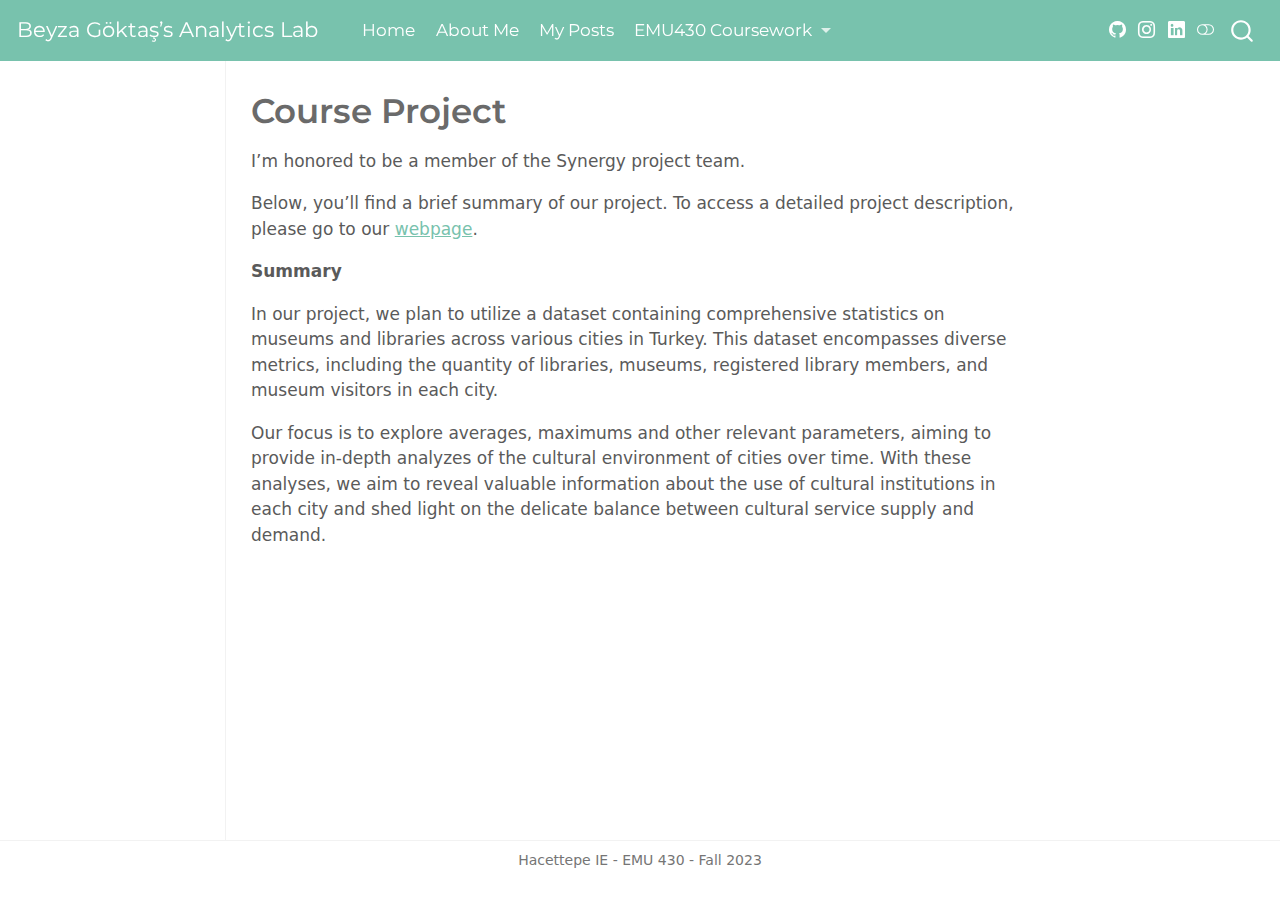
<file: docs/project.html>
<!DOCTYPE html>
<html xmlns="http://www.w3.org/1999/xhtml" lang="en" xml:lang="en"><head>

<meta charset="utf-8">
<meta name="generator" content="quarto-1.3.433">

<meta name="viewport" content="width=device-width, initial-scale=1.0, user-scalable=yes">


<title>Beyza Göktaş’s Analytics Lab - Course Project</title>
<style>
code{white-space: pre-wrap;}
span.smallcaps{font-variant: small-caps;}
div.columns{display: flex; gap: min(4vw, 1.5em);}
div.column{flex: auto; overflow-x: auto;}
div.hanging-indent{margin-left: 1.5em; text-indent: -1.5em;}
ul.task-list{list-style: none;}
ul.task-list li input[type="checkbox"] {
  width: 0.8em;
  margin: 0 0.8em 0.2em -1em; /* quarto-specific, see https://github.com/quarto-dev/quarto-cli/issues/4556 */ 
  vertical-align: middle;
}
</style>


<script src="site_libs/quarto-nav/quarto-nav.js"></script>
<script src="site_libs/quarto-nav/headroom.min.js"></script>
<script src="site_libs/clipboard/clipboard.min.js"></script>
<script src="site_libs/quarto-search/autocomplete.umd.js"></script>
<script src="site_libs/quarto-search/fuse.min.js"></script>
<script src="site_libs/quarto-search/quarto-search.js"></script>
<meta name="quarto:offset" content="./">
<script src="site_libs/quarto-html/quarto.js"></script>
<script src="site_libs/quarto-html/popper.min.js"></script>
<script src="site_libs/quarto-html/tippy.umd.min.js"></script>
<script src="site_libs/quarto-html/anchor.min.js"></script>
<link href="site_libs/quarto-html/tippy.css" rel="stylesheet">
<link href="site_libs/quarto-html/quarto-syntax-highlighting.css" rel="stylesheet" class="quarto-color-scheme" id="quarto-text-highlighting-styles">
<link href="site_libs/quarto-html/quarto-syntax-highlighting-dark.css" rel="prefetch" class="quarto-color-scheme quarto-color-alternate" id="quarto-text-highlighting-styles">
<script src="site_libs/bootstrap/bootstrap.min.js"></script>
<link href="site_libs/bootstrap/bootstrap-icons.css" rel="stylesheet">
<link href="site_libs/bootstrap/bootstrap.min.css" rel="stylesheet" class="quarto-color-scheme" id="quarto-bootstrap" data-mode="light">
<link href="site_libs/bootstrap/bootstrap-dark.min.css" rel="prefetch" class="quarto-color-scheme quarto-color-alternate" id="quarto-bootstrap" data-mode="dark">
<script id="quarto-search-options" type="application/json">{
  "location": "navbar",
  "copy-button": false,
  "collapse-after": 3,
  "panel-placement": "end",
  "type": "overlay",
  "limit": 20,
  "language": {
    "search-no-results-text": "No results",
    "search-matching-documents-text": "matching documents",
    "search-copy-link-title": "Copy link to search",
    "search-hide-matches-text": "Hide additional matches",
    "search-more-match-text": "more match in this document",
    "search-more-matches-text": "more matches in this document",
    "search-clear-button-title": "Clear",
    "search-detached-cancel-button-title": "Cancel",
    "search-submit-button-title": "Submit",
    "search-label": "Search"
  }
}</script>


<link rel="stylesheet" href="styles.css">
</head>

<body class="docked nav-fixed">

<div id="quarto-search-results"></div>
  <header id="quarto-header" class="headroom fixed-top">
    <nav class="navbar navbar-expand-lg navbar-dark ">
      <div class="navbar-container container-fluid">
      <div class="navbar-brand-container">
    <a class="navbar-brand" href="./index.html">
    <span class="navbar-title">Beyza Göktaş’s Analytics Lab</span>
    </a>
  </div>
            <div id="quarto-search" class="" title="Search"></div>
          <button class="navbar-toggler" type="button" data-bs-toggle="collapse" data-bs-target="#navbarCollapse" aria-controls="navbarCollapse" aria-expanded="false" aria-label="Toggle navigation" onclick="if (window.quartoToggleHeadroom) { window.quartoToggleHeadroom(); }">
  <span class="navbar-toggler-icon"></span>
</button>
          <div class="collapse navbar-collapse" id="navbarCollapse">
            <ul class="navbar-nav navbar-nav-scroll me-auto">
  <li class="nav-item">
    <a class="nav-link" href="./index.html" rel="" target="">
 <span class="menu-text">Home</span></a>
  </li>  
  <li class="nav-item">
    <a class="nav-link" href="./about.html" rel="" target="">
 <span class="menu-text">About Me</span></a>
  </li>  
  <li class="nav-item">
    <a class="nav-link" href="./posts.html" rel="" target="">
 <span class="menu-text">My Posts</span></a>
  </li>  
  <li class="nav-item dropdown ">
    <a class="nav-link dropdown-toggle" href="#" id="nav-menu-emu430-coursework" role="button" data-bs-toggle="dropdown" aria-expanded="false" rel="" target="">
 <span class="menu-text">EMU430 Coursework</span>
    </a>
    <ul class="dropdown-menu" aria-labelledby="nav-menu-emu430-coursework">    
        <li>
    <a class="dropdown-item" href="./assignments.html" rel="" target="">
 <span class="dropdown-text">Assignments</span></a>
  </li>  
        <li>
    <a class="dropdown-item" href="./project.html" rel="" target="">
 <span class="dropdown-text">Project</span></a>
  </li>  
    </ul>
  </li>
</ul>
            <div class="quarto-navbar-tools ms-auto tools-wide">
    <a href="https://github.com/emu-hacettepe-analytics/emu430-fall2023-beyzagoktas" rel="" title="" class="quarto-navigation-tool px-1" aria-label=""><i class="bi bi-github"></i></a>
    <a href="https://www.instagram.com/beyzagoktasi/" rel="" title="" class="quarto-navigation-tool px-1" aria-label=""><i class="bi bi-instagram"></i></a>
    <a href="https://www.linkedin.com/in/beyza-goktas" rel="" title="" class="quarto-navigation-tool px-1" aria-label=""><i class="bi bi-linkedin"></i></a>
  <a href="" class="quarto-color-scheme-toggle quarto-navigation-tool  px-1" onclick="window.quartoToggleColorScheme(); return false;" title="Toggle dark mode"><i class="bi"></i></a>
</div>
          </div> <!-- /navcollapse -->
      </div> <!-- /container-fluid -->
    </nav>
</header>
<!-- content -->
<div id="quarto-content" class="quarto-container page-columns page-rows-contents page-layout-article page-navbar">
<!-- sidebar -->
  <nav id="quarto-sidebar" class="sidebar collapse collapse-horizontal sidebar-navigation docked overflow-auto">
    
</nav>
<div id="quarto-sidebar-glass" data-bs-toggle="collapse" data-bs-target="#quarto-sidebar,#quarto-sidebar-glass"></div>
<!-- margin-sidebar -->
    <div id="quarto-margin-sidebar" class="sidebar margin-sidebar">
    </div>
<!-- main -->
<main class="content" id="quarto-document-content">

<header id="title-block-header" class="quarto-title-block default">
<div class="quarto-title">
<h1 class="title">Course Project</h1>
</div>



<div class="quarto-title-meta">

    
  
    
  </div>
  

</header>

<p>I’m honored to be a member of the Synergy project team.</p>
<p>Below, you’ll find a brief summary of our project. To access a detailed project description, please go to our <a href="https://emu-hacettepe-analytics.github.io/emu430-fall2023-team-synergy/">webpage</a>.</p>
<p><strong>Summary</strong></p>
<p>In our project, we plan to utilize a dataset containing comprehensive statistics on museums and libraries across various cities in Turkey. This dataset encompasses diverse metrics, including the quantity of libraries, museums, registered library members, and museum visitors in each city.</p>
<p>Our focus is to explore averages, maximums and other relevant parameters, aiming to provide in-depth analyzes of the cultural environment of cities over time. With these analyses, we aim to reveal valuable information about the use of cultural institutions in each city and shed light on the delicate balance between cultural service supply and demand.</p>



<a onclick="window.scrollTo(0, 0); return false;" role="button" id="quarto-back-to-top"><i class="bi bi-arrow-up"></i> Back to top</a></main> <!-- /main -->
<script id="quarto-html-after-body" type="application/javascript">
window.document.addEventListener("DOMContentLoaded", function (event) {
  const toggleBodyColorMode = (bsSheetEl) => {
    const mode = bsSheetEl.getAttribute("data-mode");
    const bodyEl = window.document.querySelector("body");
    if (mode === "dark") {
      bodyEl.classList.add("quarto-dark");
      bodyEl.classList.remove("quarto-light");
    } else {
      bodyEl.classList.add("quarto-light");
      bodyEl.classList.remove("quarto-dark");
    }
  }
  const toggleBodyColorPrimary = () => {
    const bsSheetEl = window.document.querySelector("link#quarto-bootstrap");
    if (bsSheetEl) {
      toggleBodyColorMode(bsSheetEl);
    }
  }
  toggleBodyColorPrimary();  
  const disableStylesheet = (stylesheets) => {
    for (let i=0; i < stylesheets.length; i++) {
      const stylesheet = stylesheets[i];
      stylesheet.rel = 'prefetch';
    }
  }
  const enableStylesheet = (stylesheets) => {
    for (let i=0; i < stylesheets.length; i++) {
      const stylesheet = stylesheets[i];
      stylesheet.rel = 'stylesheet';
    }
  }
  const manageTransitions = (selector, allowTransitions) => {
    const els = window.document.querySelectorAll(selector);
    for (let i=0; i < els.length; i++) {
      const el = els[i];
      if (allowTransitions) {
        el.classList.remove('notransition');
      } else {
        el.classList.add('notransition');
      }
    }
  }
  const toggleColorMode = (alternate) => {
    // Switch the stylesheets
    const alternateStylesheets = window.document.querySelectorAll('link.quarto-color-scheme.quarto-color-alternate');
    manageTransitions('#quarto-margin-sidebar .nav-link', false);
    if (alternate) {
      enableStylesheet(alternateStylesheets);
      for (const sheetNode of alternateStylesheets) {
        if (sheetNode.id === "quarto-bootstrap") {
          toggleBodyColorMode(sheetNode);
        }
      }
    } else {
      disableStylesheet(alternateStylesheets);
      toggleBodyColorPrimary();
    }
    manageTransitions('#quarto-margin-sidebar .nav-link', true);
    // Switch the toggles
    const toggles = window.document.querySelectorAll('.quarto-color-scheme-toggle');
    for (let i=0; i < toggles.length; i++) {
      const toggle = toggles[i];
      if (toggle) {
        if (alternate) {
          toggle.classList.add("alternate");     
        } else {
          toggle.classList.remove("alternate");
        }
      }
    }
    // Hack to workaround the fact that safari doesn't
    // properly recolor the scrollbar when toggling (#1455)
    if (navigator.userAgent.indexOf('Safari') > 0 && navigator.userAgent.indexOf('Chrome') == -1) {
      manageTransitions("body", false);
      window.scrollTo(0, 1);
      setTimeout(() => {
        window.scrollTo(0, 0);
        manageTransitions("body", true);
      }, 40);  
    }
  }
  const isFileUrl = () => { 
    return window.location.protocol === 'file:';
  }
  const hasAlternateSentinel = () => {  
    let styleSentinel = getColorSchemeSentinel();
    if (styleSentinel !== null) {
      return styleSentinel === "alternate";
    } else {
      return false;
    }
  }
  const setStyleSentinel = (alternate) => {
    const value = alternate ? "alternate" : "default";
    if (!isFileUrl()) {
      window.localStorage.setItem("quarto-color-scheme", value);
    } else {
      localAlternateSentinel = value;
    }
  }
  const getColorSchemeSentinel = () => {
    if (!isFileUrl()) {
      const storageValue = window.localStorage.getItem("quarto-color-scheme");
      return storageValue != null ? storageValue : localAlternateSentinel;
    } else {
      return localAlternateSentinel;
    }
  }
  let localAlternateSentinel = 'default';
  // Dark / light mode switch
  window.quartoToggleColorScheme = () => {
    // Read the current dark / light value 
    let toAlternate = !hasAlternateSentinel();
    toggleColorMode(toAlternate);
    setStyleSentinel(toAlternate);
  };
  // Ensure there is a toggle, if there isn't float one in the top right
  if (window.document.querySelector('.quarto-color-scheme-toggle') === null) {
    const a = window.document.createElement('a');
    a.classList.add('top-right');
    a.classList.add('quarto-color-scheme-toggle');
    a.href = "";
    a.onclick = function() { try { window.quartoToggleColorScheme(); } catch {} return false; };
    const i = window.document.createElement("i");
    i.classList.add('bi');
    a.appendChild(i);
    window.document.body.appendChild(a);
  }
  // Switch to dark mode if need be
  if (hasAlternateSentinel()) {
    toggleColorMode(true);
  } else {
    toggleColorMode(false);
  }
  const icon = "";
  const anchorJS = new window.AnchorJS();
  anchorJS.options = {
    placement: 'right',
    icon: icon
  };
  anchorJS.add('.anchored');
  const isCodeAnnotation = (el) => {
    for (const clz of el.classList) {
      if (clz.startsWith('code-annotation-')) {                     
        return true;
      }
    }
    return false;
  }
  const clipboard = new window.ClipboardJS('.code-copy-button', {
    text: function(trigger) {
      const codeEl = trigger.previousElementSibling.cloneNode(true);
      for (const childEl of codeEl.children) {
        if (isCodeAnnotation(childEl)) {
          childEl.remove();
        }
      }
      return codeEl.innerText;
    }
  });
  clipboard.on('success', function(e) {
    // button target
    const button = e.trigger;
    // don't keep focus
    button.blur();
    // flash "checked"
    button.classList.add('code-copy-button-checked');
    var currentTitle = button.getAttribute("title");
    button.setAttribute("title", "Copied!");
    let tooltip;
    if (window.bootstrap) {
      button.setAttribute("data-bs-toggle", "tooltip");
      button.setAttribute("data-bs-placement", "left");
      button.setAttribute("data-bs-title", "Copied!");
      tooltip = new bootstrap.Tooltip(button, 
        { trigger: "manual", 
          customClass: "code-copy-button-tooltip",
          offset: [0, -8]});
      tooltip.show();    
    }
    setTimeout(function() {
      if (tooltip) {
        tooltip.hide();
        button.removeAttribute("data-bs-title");
        button.removeAttribute("data-bs-toggle");
        button.removeAttribute("data-bs-placement");
      }
      button.setAttribute("title", currentTitle);
      button.classList.remove('code-copy-button-checked');
    }, 1000);
    // clear code selection
    e.clearSelection();
  });
  function tippyHover(el, contentFn) {
    const config = {
      allowHTML: true,
      content: contentFn,
      maxWidth: 500,
      delay: 100,
      arrow: false,
      appendTo: function(el) {
          return el.parentElement;
      },
      interactive: true,
      interactiveBorder: 10,
      theme: 'quarto',
      placement: 'bottom-start'
    };
    window.tippy(el, config); 
  }
  const noterefs = window.document.querySelectorAll('a[role="doc-noteref"]');
  for (var i=0; i<noterefs.length; i++) {
    const ref = noterefs[i];
    tippyHover(ref, function() {
      // use id or data attribute instead here
      let href = ref.getAttribute('data-footnote-href') || ref.getAttribute('href');
      try { href = new URL(href).hash; } catch {}
      const id = href.replace(/^#\/?/, "");
      const note = window.document.getElementById(id);
      return note.innerHTML;
    });
  }
      let selectedAnnoteEl;
      const selectorForAnnotation = ( cell, annotation) => {
        let cellAttr = 'data-code-cell="' + cell + '"';
        let lineAttr = 'data-code-annotation="' +  annotation + '"';
        const selector = 'span[' + cellAttr + '][' + lineAttr + ']';
        return selector;
      }
      const selectCodeLines = (annoteEl) => {
        const doc = window.document;
        const targetCell = annoteEl.getAttribute("data-target-cell");
        const targetAnnotation = annoteEl.getAttribute("data-target-annotation");
        const annoteSpan = window.document.querySelector(selectorForAnnotation(targetCell, targetAnnotation));
        const lines = annoteSpan.getAttribute("data-code-lines").split(",");
        const lineIds = lines.map((line) => {
          return targetCell + "-" + line;
        })
        let top = null;
        let height = null;
        let parent = null;
        if (lineIds.length > 0) {
            //compute the position of the single el (top and bottom and make a div)
            const el = window.document.getElementById(lineIds[0]);
            top = el.offsetTop;
            height = el.offsetHeight;
            parent = el.parentElement.parentElement;
          if (lineIds.length > 1) {
            const lastEl = window.document.getElementById(lineIds[lineIds.length - 1]);
            const bottom = lastEl.offsetTop + lastEl.offsetHeight;
            height = bottom - top;
          }
          if (top !== null && height !== null && parent !== null) {
            // cook up a div (if necessary) and position it 
            let div = window.document.getElementById("code-annotation-line-highlight");
            if (div === null) {
              div = window.document.createElement("div");
              div.setAttribute("id", "code-annotation-line-highlight");
              div.style.position = 'absolute';
              parent.appendChild(div);
            }
            div.style.top = top - 2 + "px";
            div.style.height = height + 4 + "px";
            let gutterDiv = window.document.getElementById("code-annotation-line-highlight-gutter");
            if (gutterDiv === null) {
              gutterDiv = window.document.createElement("div");
              gutterDiv.setAttribute("id", "code-annotation-line-highlight-gutter");
              gutterDiv.style.position = 'absolute';
              const codeCell = window.document.getElementById(targetCell);
              const gutter = codeCell.querySelector('.code-annotation-gutter');
              gutter.appendChild(gutterDiv);
            }
            gutterDiv.style.top = top - 2 + "px";
            gutterDiv.style.height = height + 4 + "px";
          }
          selectedAnnoteEl = annoteEl;
        }
      };
      const unselectCodeLines = () => {
        const elementsIds = ["code-annotation-line-highlight", "code-annotation-line-highlight-gutter"];
        elementsIds.forEach((elId) => {
          const div = window.document.getElementById(elId);
          if (div) {
            div.remove();
          }
        });
        selectedAnnoteEl = undefined;
      };
      // Attach click handler to the DT
      const annoteDls = window.document.querySelectorAll('dt[data-target-cell]');
      for (const annoteDlNode of annoteDls) {
        annoteDlNode.addEventListener('click', (event) => {
          const clickedEl = event.target;
          if (clickedEl !== selectedAnnoteEl) {
            unselectCodeLines();
            const activeEl = window.document.querySelector('dt[data-target-cell].code-annotation-active');
            if (activeEl) {
              activeEl.classList.remove('code-annotation-active');
            }
            selectCodeLines(clickedEl);
            clickedEl.classList.add('code-annotation-active');
          } else {
            // Unselect the line
            unselectCodeLines();
            clickedEl.classList.remove('code-annotation-active');
          }
        });
      }
  const findCites = (el) => {
    const parentEl = el.parentElement;
    if (parentEl) {
      const cites = parentEl.dataset.cites;
      if (cites) {
        return {
          el,
          cites: cites.split(' ')
        };
      } else {
        return findCites(el.parentElement)
      }
    } else {
      return undefined;
    }
  };
  var bibliorefs = window.document.querySelectorAll('a[role="doc-biblioref"]');
  for (var i=0; i<bibliorefs.length; i++) {
    const ref = bibliorefs[i];
    const citeInfo = findCites(ref);
    if (citeInfo) {
      tippyHover(citeInfo.el, function() {
        var popup = window.document.createElement('div');
        citeInfo.cites.forEach(function(cite) {
          var citeDiv = window.document.createElement('div');
          citeDiv.classList.add('hanging-indent');
          citeDiv.classList.add('csl-entry');
          var biblioDiv = window.document.getElementById('ref-' + cite);
          if (biblioDiv) {
            citeDiv.innerHTML = biblioDiv.innerHTML;
          }
          popup.appendChild(citeDiv);
        });
        return popup.innerHTML;
      });
    }
  }
});
</script>
</div> <!-- /content -->
<footer class="footer">
  <div class="nav-footer">
    <div class="nav-footer-left">
      &nbsp;
    </div>   
    <div class="nav-footer-center">Hacettepe IE - EMU 430 - Fall 2023</div>
    <div class="nav-footer-right">
      &nbsp;
    </div>
  </div>
</footer>



</body></html>
</file>
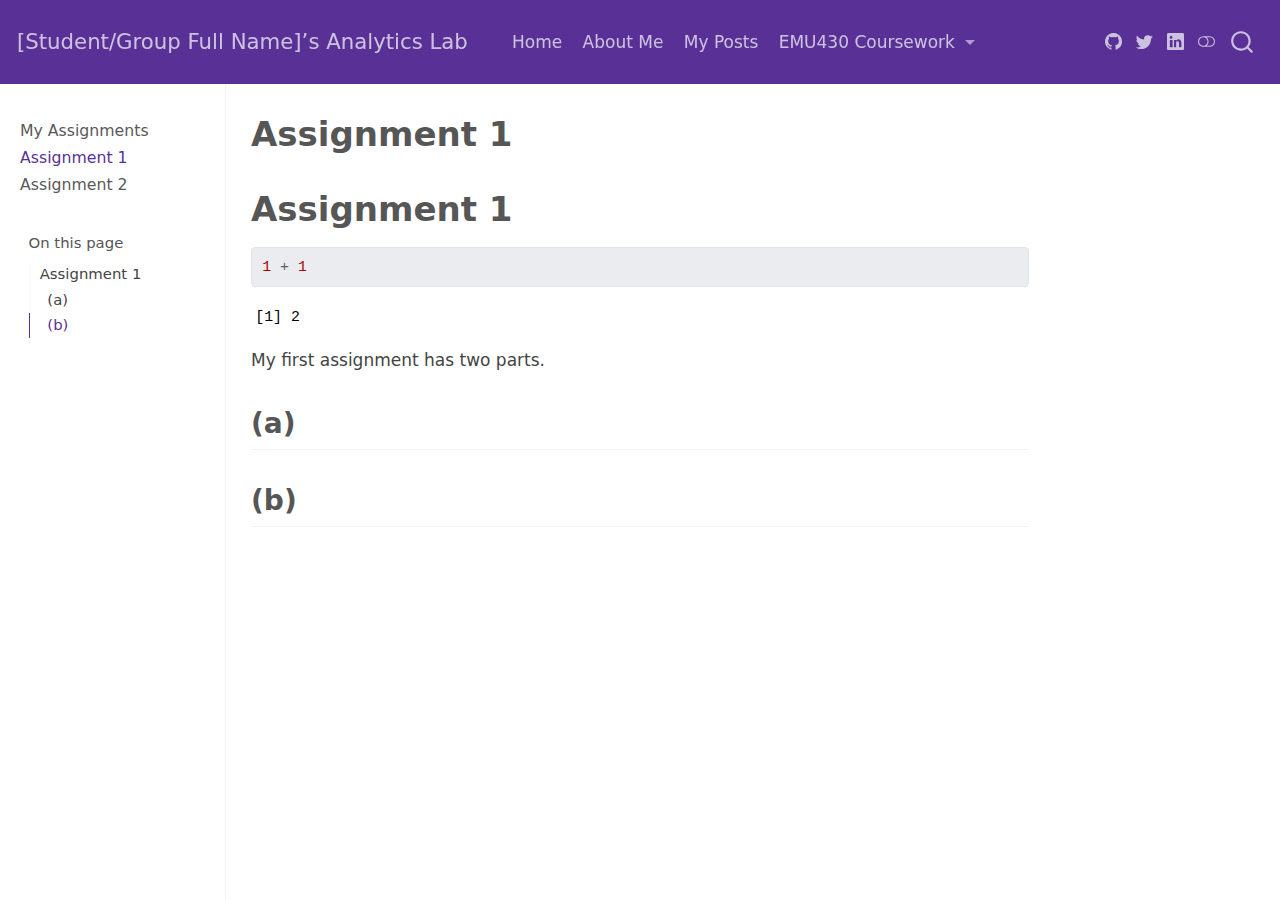
<file: _site/assignments/assignment-1.html>
<!DOCTYPE html>
<html xmlns="http://www.w3.org/1999/xhtml" lang="en" xml:lang="en"><head>

<meta charset="utf-8">
<meta name="generator" content="quarto-1.3.450">

<meta name="viewport" content="width=device-width, initial-scale=1.0, user-scalable=yes">


<title>[Student/Group Full Name]’s Analytics Lab - Assignment 1</title>
<style>
code{white-space: pre-wrap;}
span.smallcaps{font-variant: small-caps;}
div.columns{display: flex; gap: min(4vw, 1.5em);}
div.column{flex: auto; overflow-x: auto;}
div.hanging-indent{margin-left: 1.5em; text-indent: -1.5em;}
ul.task-list{list-style: none;}
ul.task-list li input[type="checkbox"] {
  width: 0.8em;
  margin: 0 0.8em 0.2em -1em; /* quarto-specific, see https://github.com/quarto-dev/quarto-cli/issues/4556 */ 
  vertical-align: middle;
}
/* CSS for syntax highlighting */
pre > code.sourceCode { white-space: pre; position: relative; }
pre > code.sourceCode > span { display: inline-block; line-height: 1.25; }
pre > code.sourceCode > span:empty { height: 1.2em; }
.sourceCode { overflow: visible; }
code.sourceCode > span { color: inherit; text-decoration: inherit; }
div.sourceCode { margin: 1em 0; }
pre.sourceCode { margin: 0; }
@media screen {
div.sourceCode { overflow: auto; }
}
@media print {
pre > code.sourceCode { white-space: pre-wrap; }
pre > code.sourceCode > span { text-indent: -5em; padding-left: 5em; }
}
pre.numberSource code
  { counter-reset: source-line 0; }
pre.numberSource code > span
  { position: relative; left: -4em; counter-increment: source-line; }
pre.numberSource code > span > a:first-child::before
  { content: counter(source-line);
    position: relative; left: -1em; text-align: right; vertical-align: baseline;
    border: none; display: inline-block;
    -webkit-touch-callout: none; -webkit-user-select: none;
    -khtml-user-select: none; -moz-user-select: none;
    -ms-user-select: none; user-select: none;
    padding: 0 4px; width: 4em;
  }
pre.numberSource { margin-left: 3em;  padding-left: 4px; }
div.sourceCode
  {   }
@media screen {
pre > code.sourceCode > span > a:first-child::before { text-decoration: underline; }
}
</style>


<script src="../site_libs/quarto-nav/quarto-nav.js"></script>
<script src="../site_libs/quarto-nav/headroom.min.js"></script>
<script src="../site_libs/clipboard/clipboard.min.js"></script>
<script src="../site_libs/quarto-search/autocomplete.umd.js"></script>
<script src="../site_libs/quarto-search/fuse.min.js"></script>
<script src="../site_libs/quarto-search/quarto-search.js"></script>
<meta name="quarto:offset" content="../">
<script src="../site_libs/quarto-html/quarto.js"></script>
<script src="../site_libs/quarto-html/popper.min.js"></script>
<script src="../site_libs/quarto-html/tippy.umd.min.js"></script>
<script src="../site_libs/quarto-html/anchor.min.js"></script>
<link href="../site_libs/quarto-html/tippy.css" rel="stylesheet">
<link href="../site_libs/quarto-html/quarto-syntax-highlighting.css" rel="stylesheet" class="quarto-color-scheme" id="quarto-text-highlighting-styles">
<link href="../site_libs/quarto-html/quarto-syntax-highlighting-dark.css" rel="prefetch" class="quarto-color-scheme quarto-color-alternate" id="quarto-text-highlighting-styles">
<script src="../site_libs/bootstrap/bootstrap.min.js"></script>
<link href="../site_libs/bootstrap/bootstrap-icons.css" rel="stylesheet">
<link href="../site_libs/bootstrap/bootstrap.min.css" rel="stylesheet" class="quarto-color-scheme" id="quarto-bootstrap" data-mode="light">
<link href="../site_libs/bootstrap/bootstrap-dark.min.css" rel="prefetch" class="quarto-color-scheme quarto-color-alternate" id="quarto-bootstrap" data-mode="dark">
<script id="quarto-search-options" type="application/json">{
  "location": "navbar",
  "copy-button": false,
  "collapse-after": 3,
  "panel-placement": "end",
  "type": "overlay",
  "limit": 20,
  "language": {
    "search-no-results-text": "No results",
    "search-matching-documents-text": "matching documents",
    "search-copy-link-title": "Copy link to search",
    "search-hide-matches-text": "Hide additional matches",
    "search-more-match-text": "more match in this document",
    "search-more-matches-text": "more matches in this document",
    "search-clear-button-title": "Clear",
    "search-detached-cancel-button-title": "Cancel",
    "search-submit-button-title": "Submit",
    "search-label": "Search"
  }
}</script>


<link rel="stylesheet" href="../styles.css">
</head>

<body class="nav-sidebar docked nav-fixed">

<div id="quarto-search-results"></div>
  <header id="quarto-header" class="headroom fixed-top">
    <nav class="navbar navbar-expand-lg navbar-dark ">
      <div class="navbar-container container-fluid">
      <div class="navbar-brand-container">
    <a class="navbar-brand" href="../index.html">
    <span class="navbar-title">[Student/Group Full Name]’s Analytics Lab</span>
    </a>
  </div>
            <div id="quarto-search" class="" title="Search"></div>
          <button class="navbar-toggler" type="button" data-bs-toggle="collapse" data-bs-target="#navbarCollapse" aria-controls="navbarCollapse" aria-expanded="false" aria-label="Toggle navigation" onclick="if (window.quartoToggleHeadroom) { window.quartoToggleHeadroom(); }">
  <span class="navbar-toggler-icon"></span>
</button>
          <div class="collapse navbar-collapse" id="navbarCollapse">
            <ul class="navbar-nav navbar-nav-scroll me-auto">
  <li class="nav-item">
    <a class="nav-link" href="../index.html" rel="" target="">
 <span class="menu-text">Home</span></a>
  </li>  
  <li class="nav-item">
    <a class="nav-link" href="../about.html" rel="" target="">
 <span class="menu-text">About Me</span></a>
  </li>  
  <li class="nav-item">
    <a class="nav-link" href="../posts.html" rel="" target="">
 <span class="menu-text">My Posts</span></a>
  </li>  
  <li class="nav-item dropdown ">
    <a class="nav-link dropdown-toggle" href="#" id="nav-menu-emu430-coursework" role="button" data-bs-toggle="dropdown" aria-expanded="false" rel="" target="">
 <span class="menu-text">EMU430 Coursework</span>
    </a>
    <ul class="dropdown-menu" aria-labelledby="nav-menu-emu430-coursework">    
        <li>
    <a class="dropdown-item" href="../assignments.html" rel="" target="">
 <span class="dropdown-text">Assignments</span></a>
  </li>  
        <li>
    <a class="dropdown-item" href="../project.html" rel="" target="">
 <span class="dropdown-text">Project</span></a>
  </li>  
    </ul>
  </li>
</ul>
            <div class="quarto-navbar-tools ms-auto tools-wide">
    <a href="https://twitter.com" rel="" title="" class="quarto-navigation-tool px-1" aria-label=""><i class="bi bi-github"></i></a>
    <a href="https://twitter.com" rel="" title="" class="quarto-navigation-tool px-1" aria-label=""><i class="bi bi-twitter"></i></a>
    <a href="https://linkedin.com" rel="" title="" class="quarto-navigation-tool px-1" aria-label=""><i class="bi bi-linkedin"></i></a>
  <a href="" class="quarto-color-scheme-toggle quarto-navigation-tool  px-1" onclick="window.quartoToggleColorScheme(); return false;" title="Toggle dark mode"><i class="bi"></i></a>
</div>
          </div> <!-- /navcollapse -->
      </div> <!-- /container-fluid -->
    </nav>
  <nav class="quarto-secondary-nav">
    <div class="container-fluid d-flex">
      <button type="button" class="quarto-btn-toggle btn" data-bs-toggle="collapse" data-bs-target="#quarto-sidebar,#quarto-sidebar-glass" aria-controls="quarto-sidebar" aria-expanded="false" aria-label="Toggle sidebar navigation" onclick="if (window.quartoToggleHeadroom) { window.quartoToggleHeadroom(); }">
        <i class="bi bi-layout-text-sidebar-reverse"></i>
      </button>
      <nav class="quarto-page-breadcrumbs" aria-label="breadcrumb"><ol class="breadcrumb"><li class="breadcrumb-item"><a href="../assignments/assignment-1.html">Assignment 1</a></li></ol></nav>
      <a class="flex-grow-1" role="button" data-bs-toggle="collapse" data-bs-target="#quarto-sidebar,#quarto-sidebar-glass" aria-controls="quarto-sidebar" aria-expanded="false" aria-label="Toggle sidebar navigation" onclick="if (window.quartoToggleHeadroom) { window.quartoToggleHeadroom(); }">      
      </a>
    </div>
  </nav>
</header>
<!-- content -->
<div id="quarto-content" class="quarto-container page-columns page-rows-contents page-layout-article page-navbar">
<!-- sidebar -->
  <nav id="quarto-sidebar" class="sidebar collapse collapse-horizontal sidebar-navigation docked overflow-auto">
    <div class="sidebar-menu-container"> 
    <ul class="list-unstyled mt-1">
        <li class="sidebar-item">
  <div class="sidebar-item-container"> 
  <a href="../assignments.html" class="sidebar-item-text sidebar-link">
 <span class="menu-text">My Assignments</span></a>
  </div>
</li>
        <li class="sidebar-item">
  <div class="sidebar-item-container"> 
  <a href="../assignments/assignment-1.html" class="sidebar-item-text sidebar-link active">
 <span class="menu-text">Assignment 1</span></a>
  </div>
</li>
        <li class="sidebar-item">
  <div class="sidebar-item-container"> 
  <a href="../assignments/assignment-2.html" class="sidebar-item-text sidebar-link">
 <span class="menu-text">Assignment 2</span></a>
  </div>
</li>
    </ul>
    </div>
    <nav id="TOC" role="doc-toc" class="toc-active">
    <h2 id="toc-title">On this page</h2>
   
  <ul>
  <li><a href="#assignment-1" id="toc-assignment-1" class="nav-link active" data-scroll-target="#assignment-1">Assignment 1</a>
  <ul class="collapse">
  <li><a href="#a" id="toc-a" class="nav-link" data-scroll-target="#a">(a)</a></li>
  <li><a href="#b" id="toc-b" class="nav-link" data-scroll-target="#b">(b)</a></li>
  </ul></li>
  </ul>
</nav>
</nav>
<div id="quarto-sidebar-glass" data-bs-toggle="collapse" data-bs-target="#quarto-sidebar,#quarto-sidebar-glass"></div>
<!-- margin-sidebar -->
    <div id="quarto-margin-sidebar" class="sidebar margin-sidebar">
    </div>
<!-- main -->
<main class="content" id="quarto-document-content">

<header id="title-block-header" class="quarto-title-block default">
<div class="quarto-title">
<h1 class="title">Assignment 1</h1>
</div>



<div class="quarto-title-meta">

    
  
    
  </div>
  

</header>

<section id="assignment-1" class="level1">
<h1>Assignment 1</h1>
<div class="cell">
<div class="sourceCode cell-code" id="cb1"><pre class="sourceCode r code-with-copy"><code class="sourceCode r"><span id="cb1-1"><a href="#cb1-1" aria-hidden="true" tabindex="-1"></a><span class="dv">1</span> <span class="sc">+</span> <span class="dv">1</span></span></code><button title="Copy to Clipboard" class="code-copy-button"><i class="bi"></i></button></pre></div>
<div class="cell-output cell-output-stdout">
<pre><code>[1] 2</code></pre>
</div>
</div>
<p>My first assignment has two parts.</p>
<section id="a" class="level2">
<h2 class="anchored" data-anchor-id="a">(a)</h2>
</section>
<section id="b" class="level2">
<h2 class="anchored" data-anchor-id="b">(b)</h2>


</section>
</section>

</main> <!-- /main -->
<script id="quarto-html-after-body" type="application/javascript">
window.document.addEventListener("DOMContentLoaded", function (event) {
  const toggleBodyColorMode = (bsSheetEl) => {
    const mode = bsSheetEl.getAttribute("data-mode");
    const bodyEl = window.document.querySelector("body");
    if (mode === "dark") {
      bodyEl.classList.add("quarto-dark");
      bodyEl.classList.remove("quarto-light");
    } else {
      bodyEl.classList.add("quarto-light");
      bodyEl.classList.remove("quarto-dark");
    }
  }
  const toggleBodyColorPrimary = () => {
    const bsSheetEl = window.document.querySelector("link#quarto-bootstrap");
    if (bsSheetEl) {
      toggleBodyColorMode(bsSheetEl);
    }
  }
  toggleBodyColorPrimary();  
  const disableStylesheet = (stylesheets) => {
    for (let i=0; i < stylesheets.length; i++) {
      const stylesheet = stylesheets[i];
      stylesheet.rel = 'prefetch';
    }
  }
  const enableStylesheet = (stylesheets) => {
    for (let i=0; i < stylesheets.length; i++) {
      const stylesheet = stylesheets[i];
      stylesheet.rel = 'stylesheet';
    }
  }
  const manageTransitions = (selector, allowTransitions) => {
    const els = window.document.querySelectorAll(selector);
    for (let i=0; i < els.length; i++) {
      const el = els[i];
      if (allowTransitions) {
        el.classList.remove('notransition');
      } else {
        el.classList.add('notransition');
      }
    }
  }
  const toggleColorMode = (alternate) => {
    // Switch the stylesheets
    const alternateStylesheets = window.document.querySelectorAll('link.quarto-color-scheme.quarto-color-alternate');
    manageTransitions('#quarto-margin-sidebar .nav-link', false);
    if (alternate) {
      enableStylesheet(alternateStylesheets);
      for (const sheetNode of alternateStylesheets) {
        if (sheetNode.id === "quarto-bootstrap") {
          toggleBodyColorMode(sheetNode);
        }
      }
    } else {
      disableStylesheet(alternateStylesheets);
      toggleBodyColorPrimary();
    }
    manageTransitions('#quarto-margin-sidebar .nav-link', true);
    // Switch the toggles
    const toggles = window.document.querySelectorAll('.quarto-color-scheme-toggle');
    for (let i=0; i < toggles.length; i++) {
      const toggle = toggles[i];
      if (toggle) {
        if (alternate) {
          toggle.classList.add("alternate");     
        } else {
          toggle.classList.remove("alternate");
        }
      }
    }
    // Hack to workaround the fact that safari doesn't
    // properly recolor the scrollbar when toggling (#1455)
    if (navigator.userAgent.indexOf('Safari') > 0 && navigator.userAgent.indexOf('Chrome') == -1) {
      manageTransitions("body", false);
      window.scrollTo(0, 1);
      setTimeout(() => {
        window.scrollTo(0, 0);
        manageTransitions("body", true);
      }, 40);  
    }
  }
  const isFileUrl = () => { 
    return window.location.protocol === 'file:';
  }
  const hasAlternateSentinel = () => {  
    let styleSentinel = getColorSchemeSentinel();
    if (styleSentinel !== null) {
      return styleSentinel === "alternate";
    } else {
      return false;
    }
  }
  const setStyleSentinel = (alternate) => {
    const value = alternate ? "alternate" : "default";
    if (!isFileUrl()) {
      window.localStorage.setItem("quarto-color-scheme", value);
    } else {
      localAlternateSentinel = value;
    }
  }
  const getColorSchemeSentinel = () => {
    if (!isFileUrl()) {
      const storageValue = window.localStorage.getItem("quarto-color-scheme");
      return storageValue != null ? storageValue : localAlternateSentinel;
    } else {
      return localAlternateSentinel;
    }
  }
  let localAlternateSentinel = 'default';
  // Dark / light mode switch
  window.quartoToggleColorScheme = () => {
    // Read the current dark / light value 
    let toAlternate = !hasAlternateSentinel();
    toggleColorMode(toAlternate);
    setStyleSentinel(toAlternate);
  };
  // Ensure there is a toggle, if there isn't float one in the top right
  if (window.document.querySelector('.quarto-color-scheme-toggle') === null) {
    const a = window.document.createElement('a');
    a.classList.add('top-right');
    a.classList.add('quarto-color-scheme-toggle');
    a.href = "";
    a.onclick = function() { try { window.quartoToggleColorScheme(); } catch {} return false; };
    const i = window.document.createElement("i");
    i.classList.add('bi');
    a.appendChild(i);
    window.document.body.appendChild(a);
  }
  // Switch to dark mode if need be
  if (hasAlternateSentinel()) {
    toggleColorMode(true);
  } else {
    toggleColorMode(false);
  }
  const icon = "";
  const anchorJS = new window.AnchorJS();
  anchorJS.options = {
    placement: 'right',
    icon: icon
  };
  anchorJS.add('.anchored');
  const isCodeAnnotation = (el) => {
    for (const clz of el.classList) {
      if (clz.startsWith('code-annotation-')) {                     
        return true;
      }
    }
    return false;
  }
  const clipboard = new window.ClipboardJS('.code-copy-button', {
    text: function(trigger) {
      const codeEl = trigger.previousElementSibling.cloneNode(true);
      for (const childEl of codeEl.children) {
        if (isCodeAnnotation(childEl)) {
          childEl.remove();
        }
      }
      return codeEl.innerText;
    }
  });
  clipboard.on('success', function(e) {
    // button target
    const button = e.trigger;
    // don't keep focus
    button.blur();
    // flash "checked"
    button.classList.add('code-copy-button-checked');
    var currentTitle = button.getAttribute("title");
    button.setAttribute("title", "Copied!");
    let tooltip;
    if (window.bootstrap) {
      button.setAttribute("data-bs-toggle", "tooltip");
      button.setAttribute("data-bs-placement", "left");
      button.setAttribute("data-bs-title", "Copied!");
      tooltip = new bootstrap.Tooltip(button, 
        { trigger: "manual", 
          customClass: "code-copy-button-tooltip",
          offset: [0, -8]});
      tooltip.show();    
    }
    setTimeout(function() {
      if (tooltip) {
        tooltip.hide();
        button.removeAttribute("data-bs-title");
        button.removeAttribute("data-bs-toggle");
        button.removeAttribute("data-bs-placement");
      }
      button.setAttribute("title", currentTitle);
      button.classList.remove('code-copy-button-checked');
    }, 1000);
    // clear code selection
    e.clearSelection();
  });
  function tippyHover(el, contentFn) {
    const config = {
      allowHTML: true,
      content: contentFn,
      maxWidth: 500,
      delay: 100,
      arrow: false,
      appendTo: function(el) {
          return el.parentElement;
      },
      interactive: true,
      interactiveBorder: 10,
      theme: 'quarto',
      placement: 'bottom-start'
    };
    window.tippy(el, config); 
  }
  const noterefs = window.document.querySelectorAll('a[role="doc-noteref"]');
  for (var i=0; i<noterefs.length; i++) {
    const ref = noterefs[i];
    tippyHover(ref, function() {
      // use id or data attribute instead here
      let href = ref.getAttribute('data-footnote-href') || ref.getAttribute('href');
      try { href = new URL(href).hash; } catch {}
      const id = href.replace(/^#\/?/, "");
      const note = window.document.getElementById(id);
      return note.innerHTML;
    });
  }
      let selectedAnnoteEl;
      const selectorForAnnotation = ( cell, annotation) => {
        let cellAttr = 'data-code-cell="' + cell + '"';
        let lineAttr = 'data-code-annotation="' +  annotation + '"';
        const selector = 'span[' + cellAttr + '][' + lineAttr + ']';
        return selector;
      }
      const selectCodeLines = (annoteEl) => {
        const doc = window.document;
        const targetCell = annoteEl.getAttribute("data-target-cell");
        const targetAnnotation = annoteEl.getAttribute("data-target-annotation");
        const annoteSpan = window.document.querySelector(selectorForAnnotation(targetCell, targetAnnotation));
        const lines = annoteSpan.getAttribute("data-code-lines").split(",");
        const lineIds = lines.map((line) => {
          return targetCell + "-" + line;
        })
        let top = null;
        let height = null;
        let parent = null;
        if (lineIds.length > 0) {
            //compute the position of the single el (top and bottom and make a div)
            const el = window.document.getElementById(lineIds[0]);
            top = el.offsetTop;
            height = el.offsetHeight;
            parent = el.parentElement.parentElement;
          if (lineIds.length > 1) {
            const lastEl = window.document.getElementById(lineIds[lineIds.length - 1]);
            const bottom = lastEl.offsetTop + lastEl.offsetHeight;
            height = bottom - top;
          }
          if (top !== null && height !== null && parent !== null) {
            // cook up a div (if necessary) and position it 
            let div = window.document.getElementById("code-annotation-line-highlight");
            if (div === null) {
              div = window.document.createElement("div");
              div.setAttribute("id", "code-annotation-line-highlight");
              div.style.position = 'absolute';
              parent.appendChild(div);
            }
            div.style.top = top - 2 + "px";
            div.style.height = height + 4 + "px";
            let gutterDiv = window.document.getElementById("code-annotation-line-highlight-gutter");
            if (gutterDiv === null) {
              gutterDiv = window.document.createElement("div");
              gutterDiv.setAttribute("id", "code-annotation-line-highlight-gutter");
              gutterDiv.style.position = 'absolute';
              const codeCell = window.document.getElementById(targetCell);
              const gutter = codeCell.querySelector('.code-annotation-gutter');
              gutter.appendChild(gutterDiv);
            }
            gutterDiv.style.top = top - 2 + "px";
            gutterDiv.style.height = height + 4 + "px";
          }
          selectedAnnoteEl = annoteEl;
        }
      };
      const unselectCodeLines = () => {
        const elementsIds = ["code-annotation-line-highlight", "code-annotation-line-highlight-gutter"];
        elementsIds.forEach((elId) => {
          const div = window.document.getElementById(elId);
          if (div) {
            div.remove();
          }
        });
        selectedAnnoteEl = undefined;
      };
      // Attach click handler to the DT
      const annoteDls = window.document.querySelectorAll('dt[data-target-cell]');
      for (const annoteDlNode of annoteDls) {
        annoteDlNode.addEventListener('click', (event) => {
          const clickedEl = event.target;
          if (clickedEl !== selectedAnnoteEl) {
            unselectCodeLines();
            const activeEl = window.document.querySelector('dt[data-target-cell].code-annotation-active');
            if (activeEl) {
              activeEl.classList.remove('code-annotation-active');
            }
            selectCodeLines(clickedEl);
            clickedEl.classList.add('code-annotation-active');
          } else {
            // Unselect the line
            unselectCodeLines();
            clickedEl.classList.remove('code-annotation-active');
          }
        });
      }
  const findCites = (el) => {
    const parentEl = el.parentElement;
    if (parentEl) {
      const cites = parentEl.dataset.cites;
      if (cites) {
        return {
          el,
          cites: cites.split(' ')
        };
      } else {
        return findCites(el.parentElement)
      }
    } else {
      return undefined;
    }
  };
  var bibliorefs = window.document.querySelectorAll('a[role="doc-biblioref"]');
  for (var i=0; i<bibliorefs.length; i++) {
    const ref = bibliorefs[i];
    const citeInfo = findCites(ref);
    if (citeInfo) {
      tippyHover(citeInfo.el, function() {
        var popup = window.document.createElement('div');
        citeInfo.cites.forEach(function(cite) {
          var citeDiv = window.document.createElement('div');
          citeDiv.classList.add('hanging-indent');
          citeDiv.classList.add('csl-entry');
          var biblioDiv = window.document.getElementById('ref-' + cite);
          if (biblioDiv) {
            citeDiv.innerHTML = biblioDiv.innerHTML;
          }
          popup.appendChild(citeDiv);
        });
        return popup.innerHTML;
      });
    }
  }
});
</script>
</div> <!-- /content -->



</body></html>
</file>
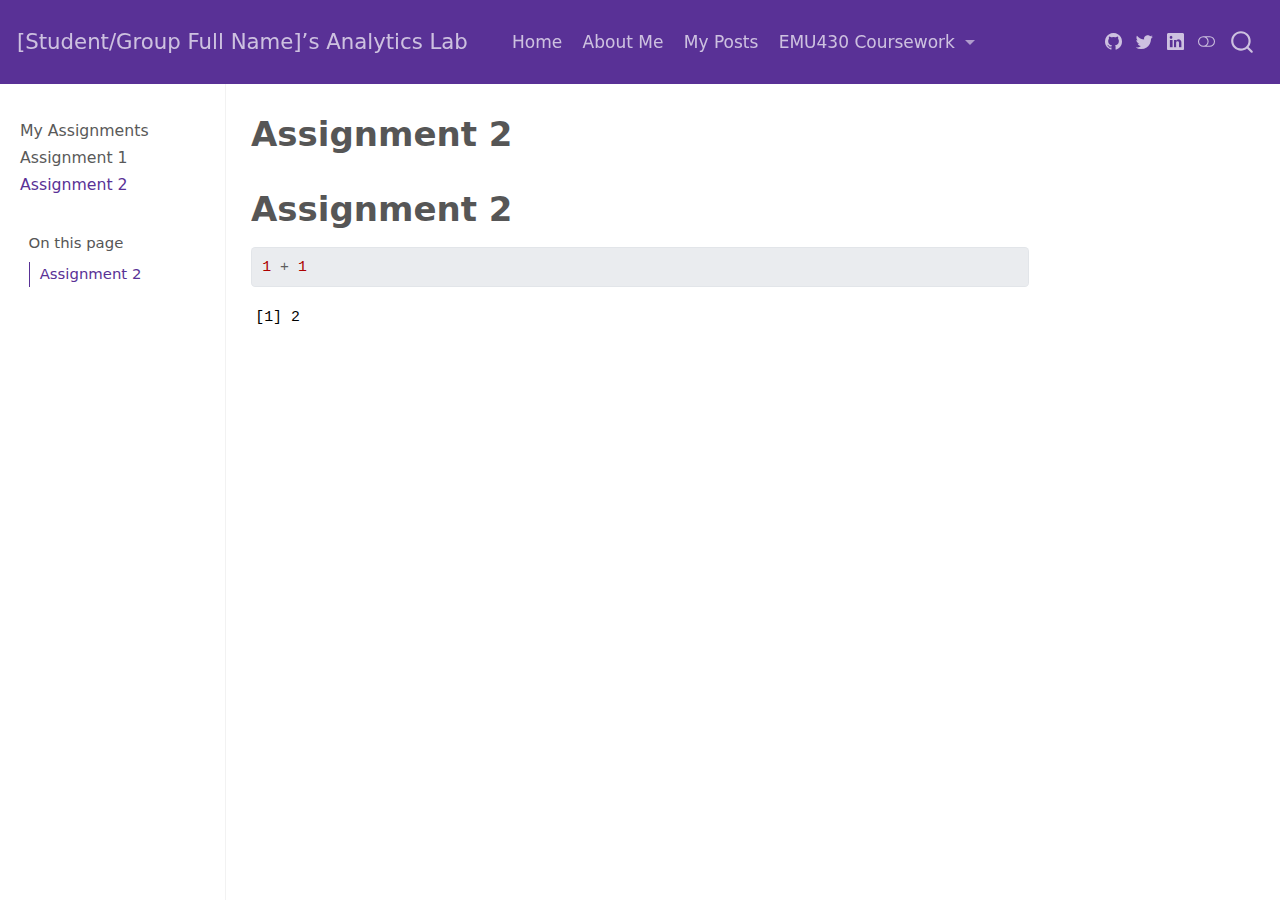
<file: _site/assignments/assignment-2.html>
<!DOCTYPE html>
<html xmlns="http://www.w3.org/1999/xhtml" lang="en" xml:lang="en"><head>

<meta charset="utf-8">
<meta name="generator" content="quarto-1.3.450">

<meta name="viewport" content="width=device-width, initial-scale=1.0, user-scalable=yes">


<title>[Student/Group Full Name]’s Analytics Lab - Assignment 2</title>
<style>
code{white-space: pre-wrap;}
span.smallcaps{font-variant: small-caps;}
div.columns{display: flex; gap: min(4vw, 1.5em);}
div.column{flex: auto; overflow-x: auto;}
div.hanging-indent{margin-left: 1.5em; text-indent: -1.5em;}
ul.task-list{list-style: none;}
ul.task-list li input[type="checkbox"] {
  width: 0.8em;
  margin: 0 0.8em 0.2em -1em; /* quarto-specific, see https://github.com/quarto-dev/quarto-cli/issues/4556 */ 
  vertical-align: middle;
}
/* CSS for syntax highlighting */
pre > code.sourceCode { white-space: pre; position: relative; }
pre > code.sourceCode > span { display: inline-block; line-height: 1.25; }
pre > code.sourceCode > span:empty { height: 1.2em; }
.sourceCode { overflow: visible; }
code.sourceCode > span { color: inherit; text-decoration: inherit; }
div.sourceCode { margin: 1em 0; }
pre.sourceCode { margin: 0; }
@media screen {
div.sourceCode { overflow: auto; }
}
@media print {
pre > code.sourceCode { white-space: pre-wrap; }
pre > code.sourceCode > span { text-indent: -5em; padding-left: 5em; }
}
pre.numberSource code
  { counter-reset: source-line 0; }
pre.numberSource code > span
  { position: relative; left: -4em; counter-increment: source-line; }
pre.numberSource code > span > a:first-child::before
  { content: counter(source-line);
    position: relative; left: -1em; text-align: right; vertical-align: baseline;
    border: none; display: inline-block;
    -webkit-touch-callout: none; -webkit-user-select: none;
    -khtml-user-select: none; -moz-user-select: none;
    -ms-user-select: none; user-select: none;
    padding: 0 4px; width: 4em;
  }
pre.numberSource { margin-left: 3em;  padding-left: 4px; }
div.sourceCode
  {   }
@media screen {
pre > code.sourceCode > span > a:first-child::before { text-decoration: underline; }
}
</style>


<script src="../site_libs/quarto-nav/quarto-nav.js"></script>
<script src="../site_libs/quarto-nav/headroom.min.js"></script>
<script src="../site_libs/clipboard/clipboard.min.js"></script>
<script src="../site_libs/quarto-search/autocomplete.umd.js"></script>
<script src="../site_libs/quarto-search/fuse.min.js"></script>
<script src="../site_libs/quarto-search/quarto-search.js"></script>
<meta name="quarto:offset" content="../">
<script src="../site_libs/quarto-html/quarto.js"></script>
<script src="../site_libs/quarto-html/popper.min.js"></script>
<script src="../site_libs/quarto-html/tippy.umd.min.js"></script>
<script src="../site_libs/quarto-html/anchor.min.js"></script>
<link href="../site_libs/quarto-html/tippy.css" rel="stylesheet">
<link href="../site_libs/quarto-html/quarto-syntax-highlighting.css" rel="stylesheet" class="quarto-color-scheme" id="quarto-text-highlighting-styles">
<link href="../site_libs/quarto-html/quarto-syntax-highlighting-dark.css" rel="prefetch" class="quarto-color-scheme quarto-color-alternate" id="quarto-text-highlighting-styles">
<script src="../site_libs/bootstrap/bootstrap.min.js"></script>
<link href="../site_libs/bootstrap/bootstrap-icons.css" rel="stylesheet">
<link href="../site_libs/bootstrap/bootstrap.min.css" rel="stylesheet" class="quarto-color-scheme" id="quarto-bootstrap" data-mode="light">
<link href="../site_libs/bootstrap/bootstrap-dark.min.css" rel="prefetch" class="quarto-color-scheme quarto-color-alternate" id="quarto-bootstrap" data-mode="dark">
<script id="quarto-search-options" type="application/json">{
  "location": "navbar",
  "copy-button": false,
  "collapse-after": 3,
  "panel-placement": "end",
  "type": "overlay",
  "limit": 20,
  "language": {
    "search-no-results-text": "No results",
    "search-matching-documents-text": "matching documents",
    "search-copy-link-title": "Copy link to search",
    "search-hide-matches-text": "Hide additional matches",
    "search-more-match-text": "more match in this document",
    "search-more-matches-text": "more matches in this document",
    "search-clear-button-title": "Clear",
    "search-detached-cancel-button-title": "Cancel",
    "search-submit-button-title": "Submit",
    "search-label": "Search"
  }
}</script>


<link rel="stylesheet" href="../styles.css">
</head>

<body class="nav-sidebar docked nav-fixed">

<div id="quarto-search-results"></div>
  <header id="quarto-header" class="headroom fixed-top">
    <nav class="navbar navbar-expand-lg navbar-dark ">
      <div class="navbar-container container-fluid">
      <div class="navbar-brand-container">
    <a class="navbar-brand" href="../index.html">
    <span class="navbar-title">[Student/Group Full Name]’s Analytics Lab</span>
    </a>
  </div>
            <div id="quarto-search" class="" title="Search"></div>
          <button class="navbar-toggler" type="button" data-bs-toggle="collapse" data-bs-target="#navbarCollapse" aria-controls="navbarCollapse" aria-expanded="false" aria-label="Toggle navigation" onclick="if (window.quartoToggleHeadroom) { window.quartoToggleHeadroom(); }">
  <span class="navbar-toggler-icon"></span>
</button>
          <div class="collapse navbar-collapse" id="navbarCollapse">
            <ul class="navbar-nav navbar-nav-scroll me-auto">
  <li class="nav-item">
    <a class="nav-link" href="../index.html" rel="" target="">
 <span class="menu-text">Home</span></a>
  </li>  
  <li class="nav-item">
    <a class="nav-link" href="../about.html" rel="" target="">
 <span class="menu-text">About Me</span></a>
  </li>  
  <li class="nav-item">
    <a class="nav-link" href="../posts.html" rel="" target="">
 <span class="menu-text">My Posts</span></a>
  </li>  
  <li class="nav-item dropdown ">
    <a class="nav-link dropdown-toggle" href="#" id="nav-menu-emu430-coursework" role="button" data-bs-toggle="dropdown" aria-expanded="false" rel="" target="">
 <span class="menu-text">EMU430 Coursework</span>
    </a>
    <ul class="dropdown-menu" aria-labelledby="nav-menu-emu430-coursework">    
        <li>
    <a class="dropdown-item" href="../assignments.html" rel="" target="">
 <span class="dropdown-text">Assignments</span></a>
  </li>  
        <li>
    <a class="dropdown-item" href="../project.html" rel="" target="">
 <span class="dropdown-text">Project</span></a>
  </li>  
    </ul>
  </li>
</ul>
            <div class="quarto-navbar-tools ms-auto tools-wide">
    <a href="https://twitter.com" rel="" title="" class="quarto-navigation-tool px-1" aria-label=""><i class="bi bi-github"></i></a>
    <a href="https://twitter.com" rel="" title="" class="quarto-navigation-tool px-1" aria-label=""><i class="bi bi-twitter"></i></a>
    <a href="https://linkedin.com" rel="" title="" class="quarto-navigation-tool px-1" aria-label=""><i class="bi bi-linkedin"></i></a>
  <a href="" class="quarto-color-scheme-toggle quarto-navigation-tool  px-1" onclick="window.quartoToggleColorScheme(); return false;" title="Toggle dark mode"><i class="bi"></i></a>
</div>
          </div> <!-- /navcollapse -->
      </div> <!-- /container-fluid -->
    </nav>
  <nav class="quarto-secondary-nav">
    <div class="container-fluid d-flex">
      <button type="button" class="quarto-btn-toggle btn" data-bs-toggle="collapse" data-bs-target="#quarto-sidebar,#quarto-sidebar-glass" aria-controls="quarto-sidebar" aria-expanded="false" aria-label="Toggle sidebar navigation" onclick="if (window.quartoToggleHeadroom) { window.quartoToggleHeadroom(); }">
        <i class="bi bi-layout-text-sidebar-reverse"></i>
      </button>
      <nav class="quarto-page-breadcrumbs" aria-label="breadcrumb"><ol class="breadcrumb"><li class="breadcrumb-item"><a href="../assignments/assignment-2.html">Assignment 2</a></li></ol></nav>
      <a class="flex-grow-1" role="button" data-bs-toggle="collapse" data-bs-target="#quarto-sidebar,#quarto-sidebar-glass" aria-controls="quarto-sidebar" aria-expanded="false" aria-label="Toggle sidebar navigation" onclick="if (window.quartoToggleHeadroom) { window.quartoToggleHeadroom(); }">      
      </a>
    </div>
  </nav>
</header>
<!-- content -->
<div id="quarto-content" class="quarto-container page-columns page-rows-contents page-layout-article page-navbar">
<!-- sidebar -->
  <nav id="quarto-sidebar" class="sidebar collapse collapse-horizontal sidebar-navigation docked overflow-auto">
    <div class="sidebar-menu-container"> 
    <ul class="list-unstyled mt-1">
        <li class="sidebar-item">
  <div class="sidebar-item-container"> 
  <a href="../assignments.html" class="sidebar-item-text sidebar-link">
 <span class="menu-text">My Assignments</span></a>
  </div>
</li>
        <li class="sidebar-item">
  <div class="sidebar-item-container"> 
  <a href="../assignments/assignment-1.html" class="sidebar-item-text sidebar-link">
 <span class="menu-text">Assignment 1</span></a>
  </div>
</li>
        <li class="sidebar-item">
  <div class="sidebar-item-container"> 
  <a href="../assignments/assignment-2.html" class="sidebar-item-text sidebar-link active">
 <span class="menu-text">Assignment 2</span></a>
  </div>
</li>
    </ul>
    </div>
    <nav id="TOC" role="doc-toc" class="toc-active">
    <h2 id="toc-title">On this page</h2>
   
  <ul>
  <li><a href="#assignment-2" id="toc-assignment-2" class="nav-link active" data-scroll-target="#assignment-2">Assignment 2</a></li>
  </ul>
</nav>
</nav>
<div id="quarto-sidebar-glass" data-bs-toggle="collapse" data-bs-target="#quarto-sidebar,#quarto-sidebar-glass"></div>
<!-- margin-sidebar -->
    <div id="quarto-margin-sidebar" class="sidebar margin-sidebar">
    </div>
<!-- main -->
<main class="content" id="quarto-document-content">

<header id="title-block-header" class="quarto-title-block default">
<div class="quarto-title">
<h1 class="title">Assignment 2</h1>
</div>



<div class="quarto-title-meta">

    
  
    
  </div>
  

</header>

<section id="assignment-2" class="level1">
<h1>Assignment 2</h1>
<div class="cell">
<div class="sourceCode cell-code" id="cb1"><pre class="sourceCode r code-with-copy"><code class="sourceCode r"><span id="cb1-1"><a href="#cb1-1" aria-hidden="true" tabindex="-1"></a><span class="dv">1</span> <span class="sc">+</span> <span class="dv">1</span></span></code><button title="Copy to Clipboard" class="code-copy-button"><i class="bi"></i></button></pre></div>
<div class="cell-output cell-output-stdout">
<pre><code>[1] 2</code></pre>
</div>
</div>


</section>

</main> <!-- /main -->
<script id="quarto-html-after-body" type="application/javascript">
window.document.addEventListener("DOMContentLoaded", function (event) {
  const toggleBodyColorMode = (bsSheetEl) => {
    const mode = bsSheetEl.getAttribute("data-mode");
    const bodyEl = window.document.querySelector("body");
    if (mode === "dark") {
      bodyEl.classList.add("quarto-dark");
      bodyEl.classList.remove("quarto-light");
    } else {
      bodyEl.classList.add("quarto-light");
      bodyEl.classList.remove("quarto-dark");
    }
  }
  const toggleBodyColorPrimary = () => {
    const bsSheetEl = window.document.querySelector("link#quarto-bootstrap");
    if (bsSheetEl) {
      toggleBodyColorMode(bsSheetEl);
    }
  }
  toggleBodyColorPrimary();  
  const disableStylesheet = (stylesheets) => {
    for (let i=0; i < stylesheets.length; i++) {
      const stylesheet = stylesheets[i];
      stylesheet.rel = 'prefetch';
    }
  }
  const enableStylesheet = (stylesheets) => {
    for (let i=0; i < stylesheets.length; i++) {
      const stylesheet = stylesheets[i];
      stylesheet.rel = 'stylesheet';
    }
  }
  const manageTransitions = (selector, allowTransitions) => {
    const els = window.document.querySelectorAll(selector);
    for (let i=0; i < els.length; i++) {
      const el = els[i];
      if (allowTransitions) {
        el.classList.remove('notransition');
      } else {
        el.classList.add('notransition');
      }
    }
  }
  const toggleColorMode = (alternate) => {
    // Switch the stylesheets
    const alternateStylesheets = window.document.querySelectorAll('link.quarto-color-scheme.quarto-color-alternate');
    manageTransitions('#quarto-margin-sidebar .nav-link', false);
    if (alternate) {
      enableStylesheet(alternateStylesheets);
      for (const sheetNode of alternateStylesheets) {
        if (sheetNode.id === "quarto-bootstrap") {
          toggleBodyColorMode(sheetNode);
        }
      }
    } else {
      disableStylesheet(alternateStylesheets);
      toggleBodyColorPrimary();
    }
    manageTransitions('#quarto-margin-sidebar .nav-link', true);
    // Switch the toggles
    const toggles = window.document.querySelectorAll('.quarto-color-scheme-toggle');
    for (let i=0; i < toggles.length; i++) {
      const toggle = toggles[i];
      if (toggle) {
        if (alternate) {
          toggle.classList.add("alternate");     
        } else {
          toggle.classList.remove("alternate");
        }
      }
    }
    // Hack to workaround the fact that safari doesn't
    // properly recolor the scrollbar when toggling (#1455)
    if (navigator.userAgent.indexOf('Safari') > 0 && navigator.userAgent.indexOf('Chrome') == -1) {
      manageTransitions("body", false);
      window.scrollTo(0, 1);
      setTimeout(() => {
        window.scrollTo(0, 0);
        manageTransitions("body", true);
      }, 40);  
    }
  }
  const isFileUrl = () => { 
    return window.location.protocol === 'file:';
  }
  const hasAlternateSentinel = () => {  
    let styleSentinel = getColorSchemeSentinel();
    if (styleSentinel !== null) {
      return styleSentinel === "alternate";
    } else {
      return false;
    }
  }
  const setStyleSentinel = (alternate) => {
    const value = alternate ? "alternate" : "default";
    if (!isFileUrl()) {
      window.localStorage.setItem("quarto-color-scheme", value);
    } else {
      localAlternateSentinel = value;
    }
  }
  const getColorSchemeSentinel = () => {
    if (!isFileUrl()) {
      const storageValue = window.localStorage.getItem("quarto-color-scheme");
      return storageValue != null ? storageValue : localAlternateSentinel;
    } else {
      return localAlternateSentinel;
    }
  }
  let localAlternateSentinel = 'default';
  // Dark / light mode switch
  window.quartoToggleColorScheme = () => {
    // Read the current dark / light value 
    let toAlternate = !hasAlternateSentinel();
    toggleColorMode(toAlternate);
    setStyleSentinel(toAlternate);
  };
  // Ensure there is a toggle, if there isn't float one in the top right
  if (window.document.querySelector('.quarto-color-scheme-toggle') === null) {
    const a = window.document.createElement('a');
    a.classList.add('top-right');
    a.classList.add('quarto-color-scheme-toggle');
    a.href = "";
    a.onclick = function() { try { window.quartoToggleColorScheme(); } catch {} return false; };
    const i = window.document.createElement("i");
    i.classList.add('bi');
    a.appendChild(i);
    window.document.body.appendChild(a);
  }
  // Switch to dark mode if need be
  if (hasAlternateSentinel()) {
    toggleColorMode(true);
  } else {
    toggleColorMode(false);
  }
  const icon = "";
  const anchorJS = new window.AnchorJS();
  anchorJS.options = {
    placement: 'right',
    icon: icon
  };
  anchorJS.add('.anchored');
  const isCodeAnnotation = (el) => {
    for (const clz of el.classList) {
      if (clz.startsWith('code-annotation-')) {                     
        return true;
      }
    }
    return false;
  }
  const clipboard = new window.ClipboardJS('.code-copy-button', {
    text: function(trigger) {
      const codeEl = trigger.previousElementSibling.cloneNode(true);
      for (const childEl of codeEl.children) {
        if (isCodeAnnotation(childEl)) {
          childEl.remove();
        }
      }
      return codeEl.innerText;
    }
  });
  clipboard.on('success', function(e) {
    // button target
    const button = e.trigger;
    // don't keep focus
    button.blur();
    // flash "checked"
    button.classList.add('code-copy-button-checked');
    var currentTitle = button.getAttribute("title");
    button.setAttribute("title", "Copied!");
    let tooltip;
    if (window.bootstrap) {
      button.setAttribute("data-bs-toggle", "tooltip");
      button.setAttribute("data-bs-placement", "left");
      button.setAttribute("data-bs-title", "Copied!");
      tooltip = new bootstrap.Tooltip(button, 
        { trigger: "manual", 
          customClass: "code-copy-button-tooltip",
          offset: [0, -8]});
      tooltip.show();    
    }
    setTimeout(function() {
      if (tooltip) {
        tooltip.hide();
        button.removeAttribute("data-bs-title");
        button.removeAttribute("data-bs-toggle");
        button.removeAttribute("data-bs-placement");
      }
      button.setAttribute("title", currentTitle);
      button.classList.remove('code-copy-button-checked');
    }, 1000);
    // clear code selection
    e.clearSelection();
  });
  function tippyHover(el, contentFn) {
    const config = {
      allowHTML: true,
      content: contentFn,
      maxWidth: 500,
      delay: 100,
      arrow: false,
      appendTo: function(el) {
          return el.parentElement;
      },
      interactive: true,
      interactiveBorder: 10,
      theme: 'quarto',
      placement: 'bottom-start'
    };
    window.tippy(el, config); 
  }
  const noterefs = window.document.querySelectorAll('a[role="doc-noteref"]');
  for (var i=0; i<noterefs.length; i++) {
    const ref = noterefs[i];
    tippyHover(ref, function() {
      // use id or data attribute instead here
      let href = ref.getAttribute('data-footnote-href') || ref.getAttribute('href');
      try { href = new URL(href).hash; } catch {}
      const id = href.replace(/^#\/?/, "");
      const note = window.document.getElementById(id);
      return note.innerHTML;
    });
  }
      let selectedAnnoteEl;
      const selectorForAnnotation = ( cell, annotation) => {
        let cellAttr = 'data-code-cell="' + cell + '"';
        let lineAttr = 'data-code-annotation="' +  annotation + '"';
        const selector = 'span[' + cellAttr + '][' + lineAttr + ']';
        return selector;
      }
      const selectCodeLines = (annoteEl) => {
        const doc = window.document;
        const targetCell = annoteEl.getAttribute("data-target-cell");
        const targetAnnotation = annoteEl.getAttribute("data-target-annotation");
        const annoteSpan = window.document.querySelector(selectorForAnnotation(targetCell, targetAnnotation));
        const lines = annoteSpan.getAttribute("data-code-lines").split(",");
        const lineIds = lines.map((line) => {
          return targetCell + "-" + line;
        })
        let top = null;
        let height = null;
        let parent = null;
        if (lineIds.length > 0) {
            //compute the position of the single el (top and bottom and make a div)
            const el = window.document.getElementById(lineIds[0]);
            top = el.offsetTop;
            height = el.offsetHeight;
            parent = el.parentElement.parentElement;
          if (lineIds.length > 1) {
            const lastEl = window.document.getElementById(lineIds[lineIds.length - 1]);
            const bottom = lastEl.offsetTop + lastEl.offsetHeight;
            height = bottom - top;
          }
          if (top !== null && height !== null && parent !== null) {
            // cook up a div (if necessary) and position it 
            let div = window.document.getElementById("code-annotation-line-highlight");
            if (div === null) {
              div = window.document.createElement("div");
              div.setAttribute("id", "code-annotation-line-highlight");
              div.style.position = 'absolute';
              parent.appendChild(div);
            }
            div.style.top = top - 2 + "px";
            div.style.height = height + 4 + "px";
            let gutterDiv = window.document.getElementById("code-annotation-line-highlight-gutter");
            if (gutterDiv === null) {
              gutterDiv = window.document.createElement("div");
              gutterDiv.setAttribute("id", "code-annotation-line-highlight-gutter");
              gutterDiv.style.position = 'absolute';
              const codeCell = window.document.getElementById(targetCell);
              const gutter = codeCell.querySelector('.code-annotation-gutter');
              gutter.appendChild(gutterDiv);
            }
            gutterDiv.style.top = top - 2 + "px";
            gutterDiv.style.height = height + 4 + "px";
          }
          selectedAnnoteEl = annoteEl;
        }
      };
      const unselectCodeLines = () => {
        const elementsIds = ["code-annotation-line-highlight", "code-annotation-line-highlight-gutter"];
        elementsIds.forEach((elId) => {
          const div = window.document.getElementById(elId);
          if (div) {
            div.remove();
          }
        });
        selectedAnnoteEl = undefined;
      };
      // Attach click handler to the DT
      const annoteDls = window.document.querySelectorAll('dt[data-target-cell]');
      for (const annoteDlNode of annoteDls) {
        annoteDlNode.addEventListener('click', (event) => {
          const clickedEl = event.target;
          if (clickedEl !== selectedAnnoteEl) {
            unselectCodeLines();
            const activeEl = window.document.querySelector('dt[data-target-cell].code-annotation-active');
            if (activeEl) {
              activeEl.classList.remove('code-annotation-active');
            }
            selectCodeLines(clickedEl);
            clickedEl.classList.add('code-annotation-active');
          } else {
            // Unselect the line
            unselectCodeLines();
            clickedEl.classList.remove('code-annotation-active');
          }
        });
      }
  const findCites = (el) => {
    const parentEl = el.parentElement;
    if (parentEl) {
      const cites = parentEl.dataset.cites;
      if (cites) {
        return {
          el,
          cites: cites.split(' ')
        };
      } else {
        return findCites(el.parentElement)
      }
    } else {
      return undefined;
    }
  };
  var bibliorefs = window.document.querySelectorAll('a[role="doc-biblioref"]');
  for (var i=0; i<bibliorefs.length; i++) {
    const ref = bibliorefs[i];
    const citeInfo = findCites(ref);
    if (citeInfo) {
      tippyHover(citeInfo.el, function() {
        var popup = window.document.createElement('div');
        citeInfo.cites.forEach(function(cite) {
          var citeDiv = window.document.createElement('div');
          citeDiv.classList.add('hanging-indent');
          citeDiv.classList.add('csl-entry');
          var biblioDiv = window.document.getElementById('ref-' + cite);
          if (biblioDiv) {
            citeDiv.innerHTML = biblioDiv.innerHTML;
          }
          popup.appendChild(citeDiv);
        });
        return popup.innerHTML;
      });
    }
  }
});
</script>
</div> <!-- /content -->



</body></html>
</file>
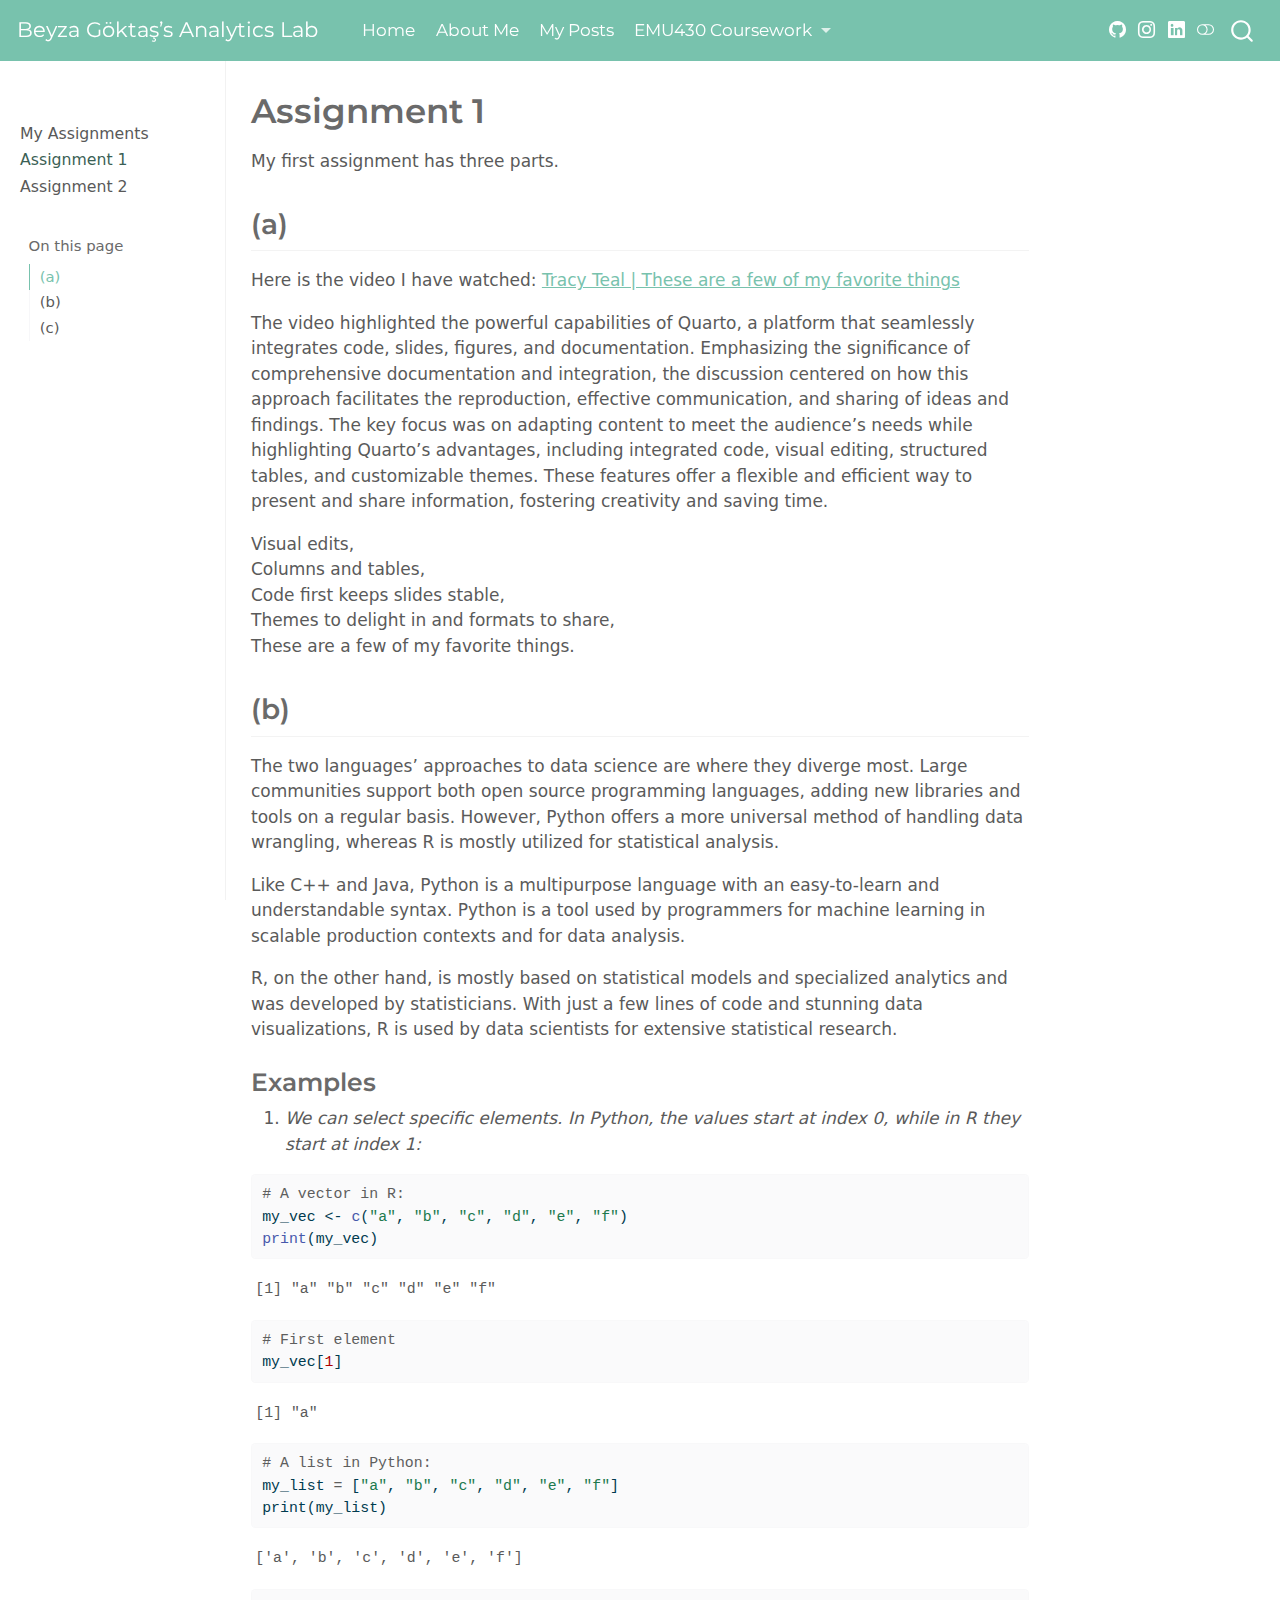
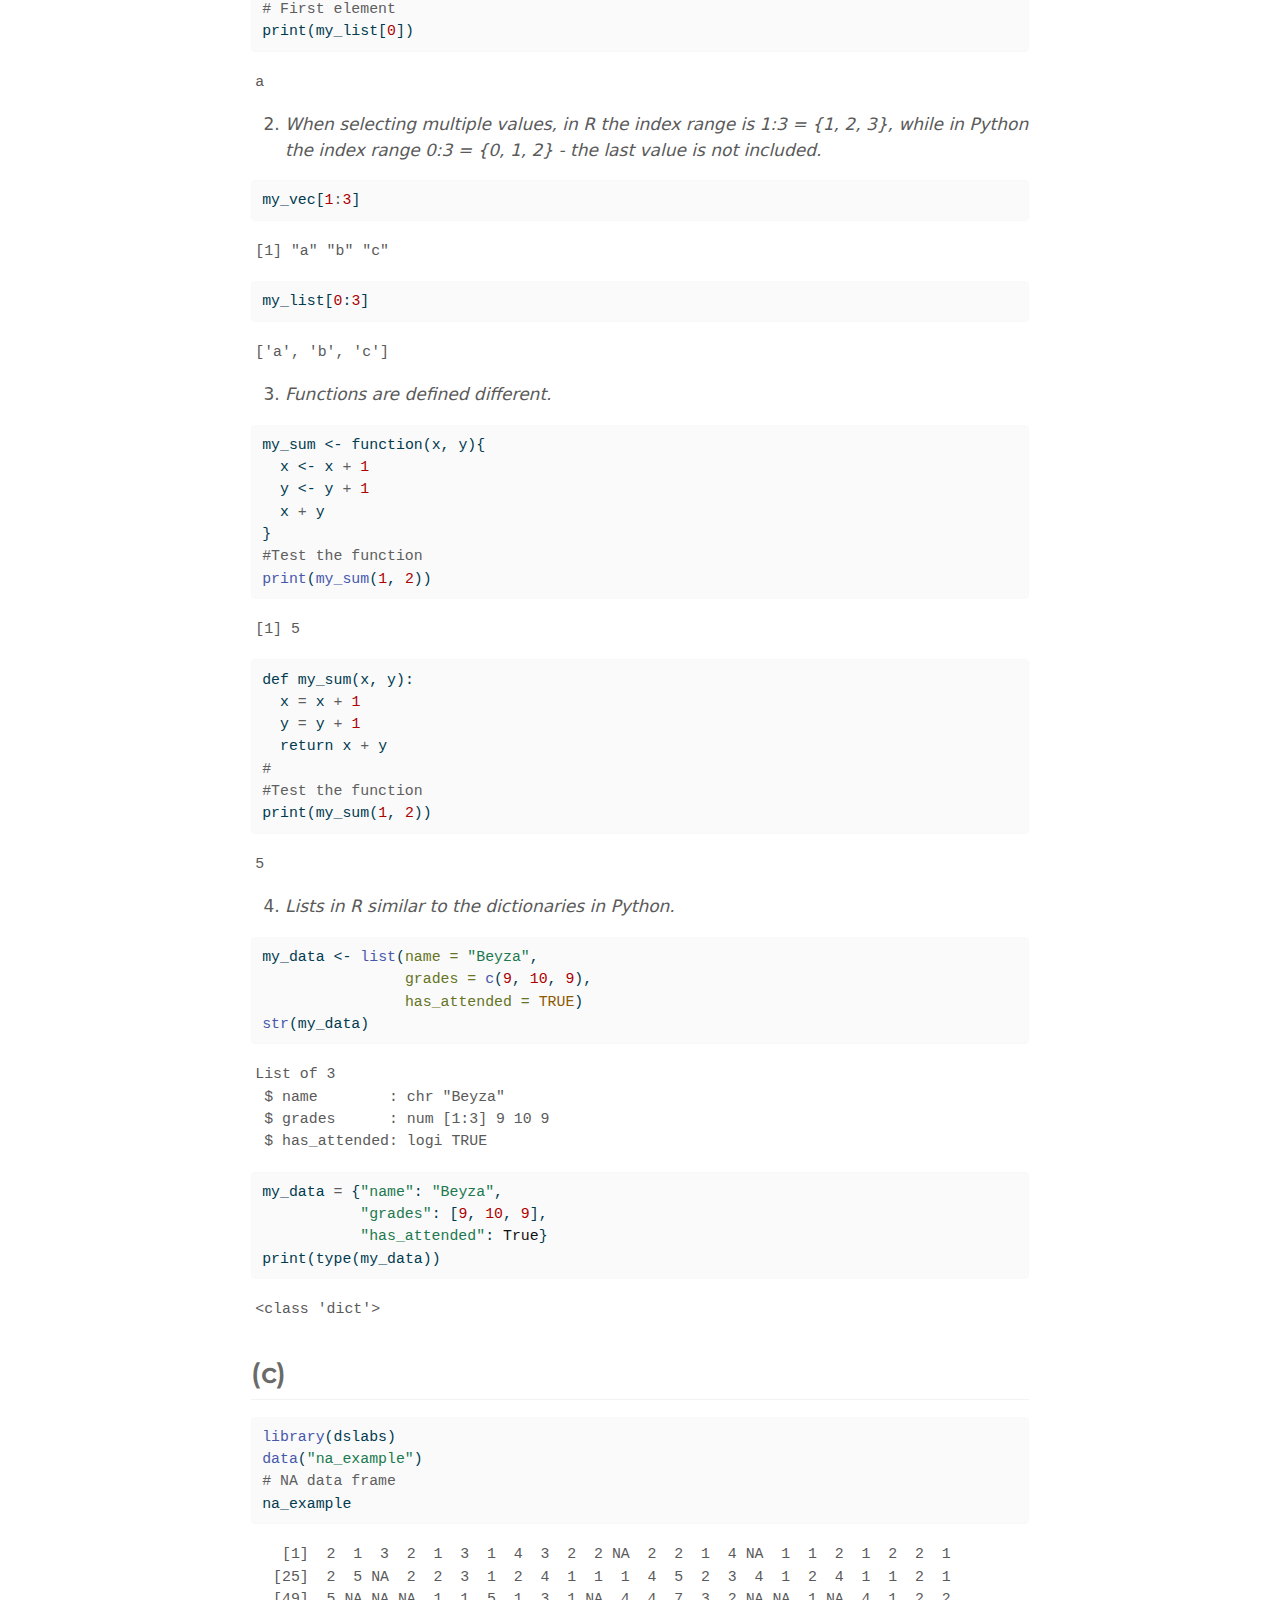
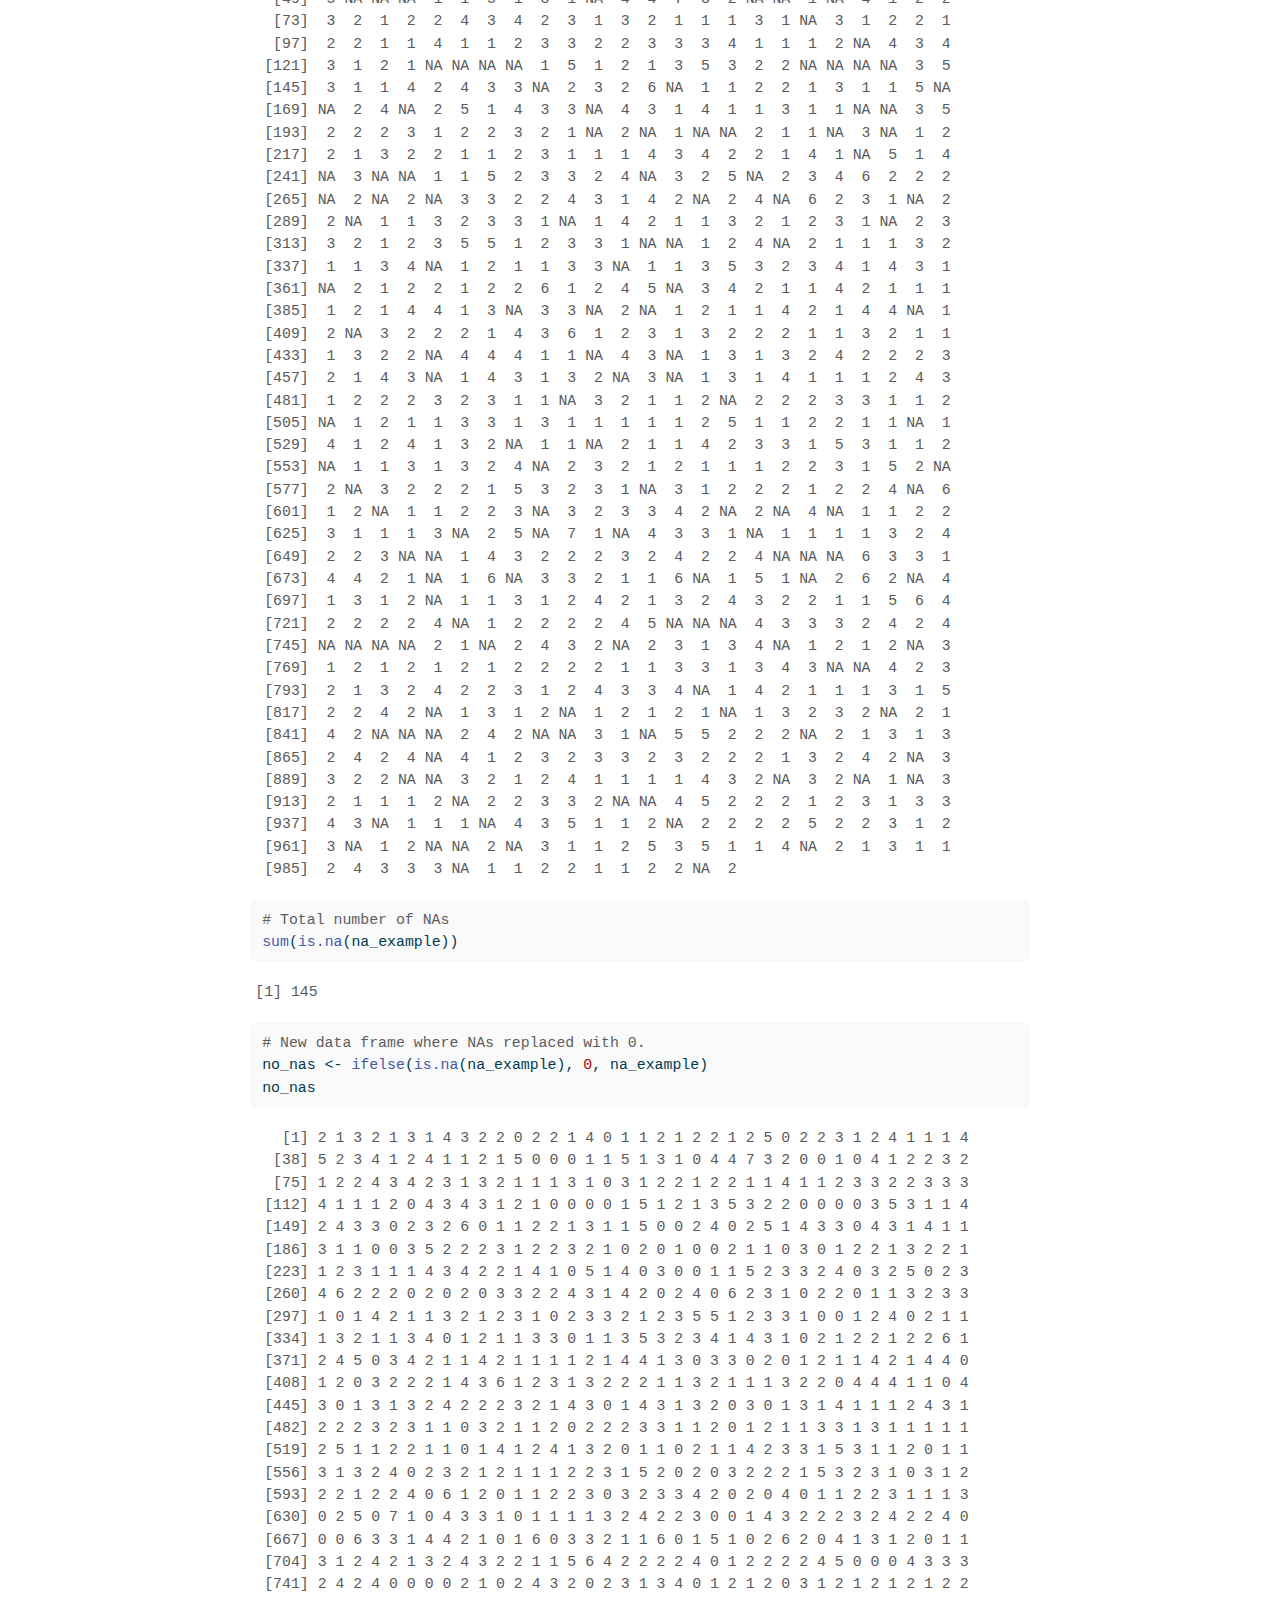
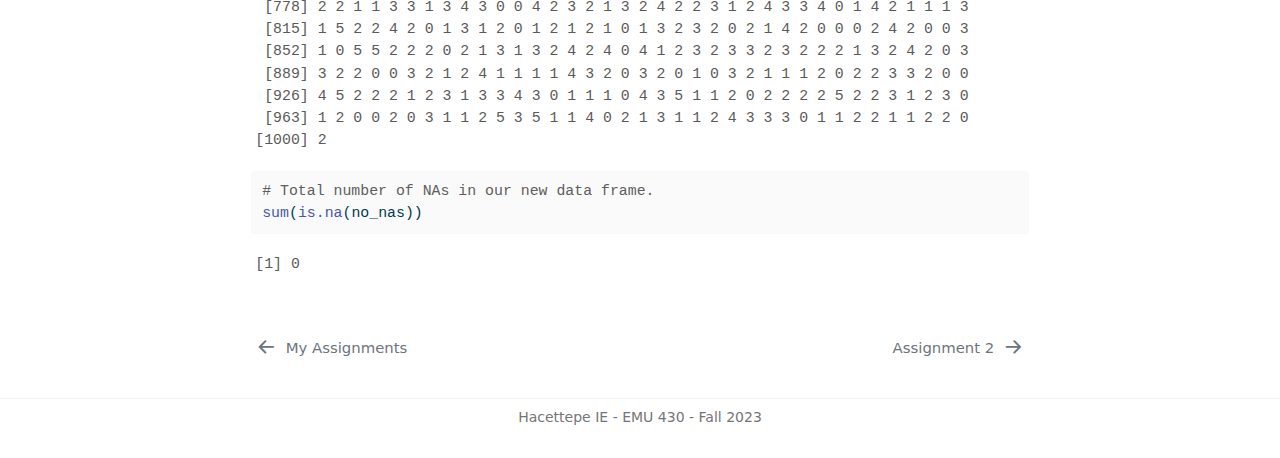
<file: docs/assignments/assignment-1.html>
<!DOCTYPE html>
<html xmlns="http://www.w3.org/1999/xhtml" lang="en" xml:lang="en"><head>

<meta charset="utf-8">
<meta name="generator" content="quarto-1.3.433">

<meta name="viewport" content="width=device-width, initial-scale=1.0, user-scalable=yes">


<title>Beyza Göktaş’s Analytics Lab - Assignment 1</title>
<style>
code{white-space: pre-wrap;}
span.smallcaps{font-variant: small-caps;}
div.columns{display: flex; gap: min(4vw, 1.5em);}
div.column{flex: auto; overflow-x: auto;}
div.hanging-indent{margin-left: 1.5em; text-indent: -1.5em;}
ul.task-list{list-style: none;}
ul.task-list li input[type="checkbox"] {
  width: 0.8em;
  margin: 0 0.8em 0.2em -1em; /* quarto-specific, see https://github.com/quarto-dev/quarto-cli/issues/4556 */ 
  vertical-align: middle;
}
/* CSS for syntax highlighting */
pre > code.sourceCode { white-space: pre; position: relative; }
pre > code.sourceCode > span { display: inline-block; line-height: 1.25; }
pre > code.sourceCode > span:empty { height: 1.2em; }
.sourceCode { overflow: visible; }
code.sourceCode > span { color: inherit; text-decoration: inherit; }
div.sourceCode { margin: 1em 0; }
pre.sourceCode { margin: 0; }
@media screen {
div.sourceCode { overflow: auto; }
}
@media print {
pre > code.sourceCode { white-space: pre-wrap; }
pre > code.sourceCode > span { text-indent: -5em; padding-left: 5em; }
}
pre.numberSource code
  { counter-reset: source-line 0; }
pre.numberSource code > span
  { position: relative; left: -4em; counter-increment: source-line; }
pre.numberSource code > span > a:first-child::before
  { content: counter(source-line);
    position: relative; left: -1em; text-align: right; vertical-align: baseline;
    border: none; display: inline-block;
    -webkit-touch-callout: none; -webkit-user-select: none;
    -khtml-user-select: none; -moz-user-select: none;
    -ms-user-select: none; user-select: none;
    padding: 0 4px; width: 4em;
  }
pre.numberSource { margin-left: 3em;  padding-left: 4px; }
div.sourceCode
  {   }
@media screen {
pre > code.sourceCode > span > a:first-child::before { text-decoration: underline; }
}
</style>


<script src="../site_libs/quarto-nav/quarto-nav.js"></script>
<script src="../site_libs/quarto-nav/headroom.min.js"></script>
<script src="../site_libs/clipboard/clipboard.min.js"></script>
<script src="../site_libs/quarto-search/autocomplete.umd.js"></script>
<script src="../site_libs/quarto-search/fuse.min.js"></script>
<script src="../site_libs/quarto-search/quarto-search.js"></script>
<meta name="quarto:offset" content="../">
<link href="../assignments/assignment-2.html" rel="next">
<link href="../assignments.html" rel="prev">
<script src="../site_libs/quarto-html/quarto.js"></script>
<script src="../site_libs/quarto-html/popper.min.js"></script>
<script src="../site_libs/quarto-html/tippy.umd.min.js"></script>
<script src="../site_libs/quarto-html/anchor.min.js"></script>
<link href="../site_libs/quarto-html/tippy.css" rel="stylesheet">
<link href="../site_libs/quarto-html/quarto-syntax-highlighting.css" rel="stylesheet" class="quarto-color-scheme" id="quarto-text-highlighting-styles">
<link href="../site_libs/quarto-html/quarto-syntax-highlighting-dark.css" rel="prefetch" class="quarto-color-scheme quarto-color-alternate" id="quarto-text-highlighting-styles">
<script src="../site_libs/bootstrap/bootstrap.min.js"></script>
<link href="../site_libs/bootstrap/bootstrap-icons.css" rel="stylesheet">
<link href="../site_libs/bootstrap/bootstrap.min.css" rel="stylesheet" class="quarto-color-scheme" id="quarto-bootstrap" data-mode="light">
<link href="../site_libs/bootstrap/bootstrap-dark.min.css" rel="prefetch" class="quarto-color-scheme quarto-color-alternate" id="quarto-bootstrap" data-mode="dark">
<script id="quarto-search-options" type="application/json">{
  "location": "navbar",
  "copy-button": false,
  "collapse-after": 3,
  "panel-placement": "end",
  "type": "overlay",
  "limit": 20,
  "language": {
    "search-no-results-text": "No results",
    "search-matching-documents-text": "matching documents",
    "search-copy-link-title": "Copy link to search",
    "search-hide-matches-text": "Hide additional matches",
    "search-more-match-text": "more match in this document",
    "search-more-matches-text": "more matches in this document",
    "search-clear-button-title": "Clear",
    "search-detached-cancel-button-title": "Cancel",
    "search-submit-button-title": "Submit",
    "search-label": "Search"
  }
}</script>


<link rel="stylesheet" href="../styles.css">
</head>

<body class="nav-sidebar docked nav-fixed">

<div id="quarto-search-results"></div>
  <header id="quarto-header" class="headroom fixed-top">
    <nav class="navbar navbar-expand-lg navbar-dark ">
      <div class="navbar-container container-fluid">
      <div class="navbar-brand-container">
    <a class="navbar-brand" href="../index.html">
    <span class="navbar-title">Beyza Göktaş’s Analytics Lab</span>
    </a>
  </div>
            <div id="quarto-search" class="" title="Search"></div>
          <button class="navbar-toggler" type="button" data-bs-toggle="collapse" data-bs-target="#navbarCollapse" aria-controls="navbarCollapse" aria-expanded="false" aria-label="Toggle navigation" onclick="if (window.quartoToggleHeadroom) { window.quartoToggleHeadroom(); }">
  <span class="navbar-toggler-icon"></span>
</button>
          <div class="collapse navbar-collapse" id="navbarCollapse">
            <ul class="navbar-nav navbar-nav-scroll me-auto">
  <li class="nav-item">
    <a class="nav-link" href="../index.html" rel="" target="">
 <span class="menu-text">Home</span></a>
  </li>  
  <li class="nav-item">
    <a class="nav-link" href="../about.html" rel="" target="">
 <span class="menu-text">About Me</span></a>
  </li>  
  <li class="nav-item">
    <a class="nav-link" href="../posts.html" rel="" target="">
 <span class="menu-text">My Posts</span></a>
  </li>  
  <li class="nav-item dropdown ">
    <a class="nav-link dropdown-toggle" href="#" id="nav-menu-emu430-coursework" role="button" data-bs-toggle="dropdown" aria-expanded="false" rel="" target="">
 <span class="menu-text">EMU430 Coursework</span>
    </a>
    <ul class="dropdown-menu" aria-labelledby="nav-menu-emu430-coursework">    
        <li>
    <a class="dropdown-item" href="../assignments.html" rel="" target="">
 <span class="dropdown-text">Assignments</span></a>
  </li>  
        <li>
    <a class="dropdown-item" href="../project.html" rel="" target="">
 <span class="dropdown-text">Project</span></a>
  </li>  
    </ul>
  </li>
</ul>
            <div class="quarto-navbar-tools ms-auto tools-wide">
    <a href="https://github.com/emu-hacettepe-analytics/emu430-fall2023-beyzagoktas" rel="" title="" class="quarto-navigation-tool px-1" aria-label=""><i class="bi bi-github"></i></a>
    <a href="https://www.instagram.com/beyzagoktasi/" rel="" title="" class="quarto-navigation-tool px-1" aria-label=""><i class="bi bi-instagram"></i></a>
    <a href="https://www.linkedin.com/in/beyza-goktas" rel="" title="" class="quarto-navigation-tool px-1" aria-label=""><i class="bi bi-linkedin"></i></a>
  <a href="" class="quarto-color-scheme-toggle quarto-navigation-tool  px-1" onclick="window.quartoToggleColorScheme(); return false;" title="Toggle dark mode"><i class="bi"></i></a>
</div>
          </div> <!-- /navcollapse -->
      </div> <!-- /container-fluid -->
    </nav>
  <nav class="quarto-secondary-nav">
    <div class="container-fluid d-flex">
      <button type="button" class="quarto-btn-toggle btn" data-bs-toggle="collapse" data-bs-target="#quarto-sidebar,#quarto-sidebar-glass" aria-controls="quarto-sidebar" aria-expanded="false" aria-label="Toggle sidebar navigation" onclick="if (window.quartoToggleHeadroom) { window.quartoToggleHeadroom(); }">
        <i class="bi bi-layout-text-sidebar-reverse"></i>
      </button>
      <nav class="quarto-page-breadcrumbs" aria-label="breadcrumb"><ol class="breadcrumb"><li class="breadcrumb-item"><a href="../assignments/assignment-1.html">Assignment 1</a></li></ol></nav>
      <a class="flex-grow-1" role="button" data-bs-toggle="collapse" data-bs-target="#quarto-sidebar,#quarto-sidebar-glass" aria-controls="quarto-sidebar" aria-expanded="false" aria-label="Toggle sidebar navigation" onclick="if (window.quartoToggleHeadroom) { window.quartoToggleHeadroom(); }">      
      </a>
      <button type="button" class="btn quarto-search-button" aria-label="" onclick="window.quartoOpenSearch();">
        <i class="bi bi-search"></i>
      </button>
    </div>
  </nav>
</header>
<!-- content -->
<div id="quarto-content" class="quarto-container page-columns page-rows-contents page-layout-article page-navbar">
<!-- sidebar -->
  <nav id="quarto-sidebar" class="sidebar collapse collapse-horizontal sidebar-navigation docked overflow-auto">
        <div class="mt-2 flex-shrink-0 align-items-center">
        <div class="sidebar-search">
        <div id="quarto-search" class="" title="Search"></div>
        </div>
        </div>
    <div class="sidebar-menu-container"> 
    <ul class="list-unstyled mt-1">
        <li class="sidebar-item">
  <div class="sidebar-item-container"> 
  <a href="../assignments.html" class="sidebar-item-text sidebar-link">
 <span class="menu-text">My Assignments</span></a>
  </div>
</li>
        <li class="sidebar-item">
  <div class="sidebar-item-container"> 
  <a href="../assignments/assignment-1.html" class="sidebar-item-text sidebar-link active">
 <span class="menu-text">Assignment 1</span></a>
  </div>
</li>
        <li class="sidebar-item">
  <div class="sidebar-item-container"> 
  <a href="../assignments/assignment-2.html" class="sidebar-item-text sidebar-link">
 <span class="menu-text">Assignment 2</span></a>
  </div>
</li>
    </ul>
    </div>
    <nav id="TOC" role="doc-toc" class="toc-active">
    <h2 id="toc-title">On this page</h2>
   
  <ul>
  <li><a href="#a" id="toc-a" class="nav-link active" data-scroll-target="#a">(a)</a></li>
  <li><a href="#b" id="toc-b" class="nav-link" data-scroll-target="#b">(b)</a>
  <ul class="collapse">
  <li><a href="#examples" id="toc-examples" class="nav-link" data-scroll-target="#examples">Examples</a></li>
  </ul></li>
  <li><a href="#c" id="toc-c" class="nav-link" data-scroll-target="#c">(c)</a></li>
  </ul>
</nav>
</nav>
<div id="quarto-sidebar-glass" data-bs-toggle="collapse" data-bs-target="#quarto-sidebar,#quarto-sidebar-glass"></div>
<!-- margin-sidebar -->
    <div id="quarto-margin-sidebar" class="sidebar margin-sidebar">
    </div>
<!-- main -->
<main class="content" id="quarto-document-content">

<header id="title-block-header" class="quarto-title-block default">
<div class="quarto-title">
<h1 class="title">Assignment 1</h1>
</div>



<div class="quarto-title-meta">

    
  
    
  </div>
  

</header>

<p>My first assignment has three parts.</p>
<section id="a" class="level2">
<h2 class="anchored" data-anchor-id="a">(a)</h2>
<p>Here is the video I have watched: <a href="https://youtu.be/ttLnLdU1-CQ?si=GZGiGxW5toFJibLW">Tracy Teal | These are a few of my favorite things</a></p>
<p>The video highlighted the powerful capabilities of Quarto, a platform that seamlessly integrates code, slides, figures, and documentation. Emphasizing the significance of comprehensive documentation and integration, the discussion centered on how this approach facilitates the reproduction, effective communication, and sharing of ideas and findings. The key focus was on adapting content to meet the audience’s needs while highlighting Quarto’s advantages, including integrated code, visual editing, structured tables, and customizable themes. These features offer a flexible and efficient way to present and share information, fostering creativity and saving time.</p>
<p>Visual edits,<br>
Columns and tables,<br>
Code first keeps slides stable,<br>
Themes to delight in and formats to share,<br>
These are a few of my favorite things.</p>
</section>
<section id="b" class="level2">
<h2 class="anchored" data-anchor-id="b">(b)</h2>
<p>The two languages’ approaches to data science are where they diverge most. Large communities support both open source programming languages, adding new libraries and tools on a regular basis. However, Python offers a more universal method of handling data wrangling, whereas R is mostly utilized for statistical analysis.</p>
<p>Like C++ and Java, Python is a multipurpose language with an easy-to-learn and understandable syntax. Python is a tool used by programmers for machine learning in scalable production contexts and for data analysis.</p>
<p>R, on the other hand, is mostly based on statistical models and specialized analytics and was developed by statisticians. With just a few lines of code and stunning data visualizations, R is used by data scientists for extensive statistical research.</p>
<section id="examples" class="level3">
<h3 class="anchored" data-anchor-id="examples">Examples</h3>
<ol type="1">
<li><em>We can select specific elements. In Python, the values start at index 0, while in R they start at index 1:</em></li>
</ol>
<div class="cell">
<div class="sourceCode cell-code" id="cb1"><pre class="sourceCode r code-with-copy"><code class="sourceCode r"><span id="cb1-1"><a href="#cb1-1" aria-hidden="true" tabindex="-1"></a><span class="co"># A vector in R:</span></span>
<span id="cb1-2"><a href="#cb1-2" aria-hidden="true" tabindex="-1"></a>my_vec <span class="ot">&lt;-</span> <span class="fu">c</span>(<span class="st">"a"</span>, <span class="st">"b"</span>, <span class="st">"c"</span>, <span class="st">"d"</span>, <span class="st">"e"</span>, <span class="st">"f"</span>)</span>
<span id="cb1-3"><a href="#cb1-3" aria-hidden="true" tabindex="-1"></a><span class="fu">print</span>(my_vec)</span></code><button title="Copy to Clipboard" class="code-copy-button"><i class="bi"></i></button></pre></div>
<div class="cell-output cell-output-stdout">
<pre><code>[1] "a" "b" "c" "d" "e" "f"</code></pre>
</div>
<div class="sourceCode cell-code" id="cb3"><pre class="sourceCode r code-with-copy"><code class="sourceCode r"><span id="cb3-1"><a href="#cb3-1" aria-hidden="true" tabindex="-1"></a><span class="co"># First element</span></span>
<span id="cb3-2"><a href="#cb3-2" aria-hidden="true" tabindex="-1"></a>my_vec[<span class="dv">1</span>]</span></code><button title="Copy to Clipboard" class="code-copy-button"><i class="bi"></i></button></pre></div>
<div class="cell-output cell-output-stdout">
<pre><code>[1] "a"</code></pre>
</div>
</div>
<div class="cell">
<div class="sourceCode cell-code" id="cb5"><pre class="sourceCode python code-with-copy"><code class="sourceCode python"><span id="cb5-1"><a href="#cb5-1" aria-hidden="true" tabindex="-1"></a><span class="co"># A list in Python:</span></span>
<span id="cb5-2"><a href="#cb5-2" aria-hidden="true" tabindex="-1"></a>my_list <span class="op">=</span> [<span class="st">"a"</span>, <span class="st">"b"</span>, <span class="st">"c"</span>, <span class="st">"d"</span>, <span class="st">"e"</span>, <span class="st">"f"</span>]</span>
<span id="cb5-3"><a href="#cb5-3" aria-hidden="true" tabindex="-1"></a><span class="bu">print</span>(my_list)</span></code><button title="Copy to Clipboard" class="code-copy-button"><i class="bi"></i></button></pre></div>
<div class="cell-output cell-output-stdout">
<pre><code>['a', 'b', 'c', 'd', 'e', 'f']</code></pre>
</div>
<div class="sourceCode cell-code" id="cb7"><pre class="sourceCode python code-with-copy"><code class="sourceCode python"><span id="cb7-1"><a href="#cb7-1" aria-hidden="true" tabindex="-1"></a><span class="co"># First element</span></span>
<span id="cb7-2"><a href="#cb7-2" aria-hidden="true" tabindex="-1"></a><span class="bu">print</span>(my_list[<span class="dv">0</span>])</span></code><button title="Copy to Clipboard" class="code-copy-button"><i class="bi"></i></button></pre></div>
<div class="cell-output cell-output-stdout">
<pre><code>a</code></pre>
</div>
</div>
<ol start="2" type="1">
<li><em>When selecting multiple values, in R the index range is 1:3 = {1, 2, 3}, while in Python the index range 0:3 = {0, 1, 2} - the last value is not included.</em></li>
</ol>
<div class="cell">
<div class="sourceCode cell-code" id="cb9"><pre class="sourceCode r code-with-copy"><code class="sourceCode r"><span id="cb9-1"><a href="#cb9-1" aria-hidden="true" tabindex="-1"></a>my_vec[<span class="dv">1</span><span class="sc">:</span><span class="dv">3</span>]</span></code><button title="Copy to Clipboard" class="code-copy-button"><i class="bi"></i></button></pre></div>
<div class="cell-output cell-output-stdout">
<pre><code>[1] "a" "b" "c"</code></pre>
</div>
</div>
<div class="cell">
<div class="sourceCode cell-code" id="cb11"><pre class="sourceCode python code-with-copy"><code class="sourceCode python"><span id="cb11-1"><a href="#cb11-1" aria-hidden="true" tabindex="-1"></a>my_list[<span class="dv">0</span>:<span class="dv">3</span>]</span></code><button title="Copy to Clipboard" class="code-copy-button"><i class="bi"></i></button></pre></div>
<div class="cell-output cell-output-stdout">
<pre><code>['a', 'b', 'c']</code></pre>
</div>
</div>
<ol start="3" type="1">
<li><em>Functions are defined different.</em></li>
</ol>
<div class="cell">
<div class="sourceCode cell-code" id="cb13"><pre class="sourceCode r code-with-copy"><code class="sourceCode r"><span id="cb13-1"><a href="#cb13-1" aria-hidden="true" tabindex="-1"></a>my_sum <span class="ot">&lt;-</span> <span class="cf">function</span>(x, y){</span>
<span id="cb13-2"><a href="#cb13-2" aria-hidden="true" tabindex="-1"></a>  x <span class="ot">&lt;-</span> x <span class="sc">+</span> <span class="dv">1</span></span>
<span id="cb13-3"><a href="#cb13-3" aria-hidden="true" tabindex="-1"></a>  y <span class="ot">&lt;-</span> y <span class="sc">+</span> <span class="dv">1</span></span>
<span id="cb13-4"><a href="#cb13-4" aria-hidden="true" tabindex="-1"></a>  x <span class="sc">+</span> y</span>
<span id="cb13-5"><a href="#cb13-5" aria-hidden="true" tabindex="-1"></a>}</span>
<span id="cb13-6"><a href="#cb13-6" aria-hidden="true" tabindex="-1"></a><span class="co">#Test the function</span></span>
<span id="cb13-7"><a href="#cb13-7" aria-hidden="true" tabindex="-1"></a><span class="fu">print</span>(<span class="fu">my_sum</span>(<span class="dv">1</span>, <span class="dv">2</span>))</span></code><button title="Copy to Clipboard" class="code-copy-button"><i class="bi"></i></button></pre></div>
<div class="cell-output cell-output-stdout">
<pre><code>[1] 5</code></pre>
</div>
</div>
<div class="cell">
<div class="sourceCode cell-code" id="cb15"><pre class="sourceCode python code-with-copy"><code class="sourceCode python"><span id="cb15-1"><a href="#cb15-1" aria-hidden="true" tabindex="-1"></a><span class="kw">def</span> my_sum(x, y):</span>
<span id="cb15-2"><a href="#cb15-2" aria-hidden="true" tabindex="-1"></a>  x <span class="op">=</span> x <span class="op">+</span> <span class="dv">1</span></span>
<span id="cb15-3"><a href="#cb15-3" aria-hidden="true" tabindex="-1"></a>  y <span class="op">=</span> y <span class="op">+</span> <span class="dv">1</span></span>
<span id="cb15-4"><a href="#cb15-4" aria-hidden="true" tabindex="-1"></a>  <span class="cf">return</span> x <span class="op">+</span> y</span>
<span id="cb15-5"><a href="#cb15-5" aria-hidden="true" tabindex="-1"></a><span class="co">#</span></span>
<span id="cb15-6"><a href="#cb15-6" aria-hidden="true" tabindex="-1"></a><span class="co">#Test the function</span></span>
<span id="cb15-7"><a href="#cb15-7" aria-hidden="true" tabindex="-1"></a><span class="bu">print</span>(my_sum(<span class="dv">1</span>, <span class="dv">2</span>))</span></code><button title="Copy to Clipboard" class="code-copy-button"><i class="bi"></i></button></pre></div>
<div class="cell-output cell-output-stdout">
<pre><code>5</code></pre>
</div>
</div>
<ol start="4" type="1">
<li><em>Lists in R similar to the dictionaries in Python.</em></li>
</ol>
<div class="cell">
<div class="sourceCode cell-code" id="cb17"><pre class="sourceCode r code-with-copy"><code class="sourceCode r"><span id="cb17-1"><a href="#cb17-1" aria-hidden="true" tabindex="-1"></a>my_data <span class="ot">&lt;-</span> <span class="fu">list</span>(<span class="at">name =</span> <span class="st">"Beyza"</span>,</span>
<span id="cb17-2"><a href="#cb17-2" aria-hidden="true" tabindex="-1"></a>                <span class="at">grades =</span> <span class="fu">c</span>(<span class="dv">9</span>, <span class="dv">10</span>, <span class="dv">9</span>),</span>
<span id="cb17-3"><a href="#cb17-3" aria-hidden="true" tabindex="-1"></a>                <span class="at">has_attended =</span> <span class="cn">TRUE</span>)</span>
<span id="cb17-4"><a href="#cb17-4" aria-hidden="true" tabindex="-1"></a><span class="fu">str</span>(my_data)</span></code><button title="Copy to Clipboard" class="code-copy-button"><i class="bi"></i></button></pre></div>
<div class="cell-output cell-output-stdout">
<pre><code>List of 3
 $ name        : chr "Beyza"
 $ grades      : num [1:3] 9 10 9
 $ has_attended: logi TRUE</code></pre>
</div>
</div>
<div class="cell">
<div class="sourceCode cell-code" id="cb19"><pre class="sourceCode python code-with-copy"><code class="sourceCode python"><span id="cb19-1"><a href="#cb19-1" aria-hidden="true" tabindex="-1"></a>my_data <span class="op">=</span> {<span class="st">"name"</span>: <span class="st">"Beyza"</span>,</span>
<span id="cb19-2"><a href="#cb19-2" aria-hidden="true" tabindex="-1"></a>           <span class="st">"grades"</span>: [<span class="dv">9</span>, <span class="dv">10</span>, <span class="dv">9</span>],</span>
<span id="cb19-3"><a href="#cb19-3" aria-hidden="true" tabindex="-1"></a>           <span class="st">"has_attended"</span>: <span class="va">True</span>}</span>
<span id="cb19-4"><a href="#cb19-4" aria-hidden="true" tabindex="-1"></a><span class="bu">print</span>(<span class="bu">type</span>(my_data))</span></code><button title="Copy to Clipboard" class="code-copy-button"><i class="bi"></i></button></pre></div>
<div class="cell-output cell-output-stdout">
<pre><code>&lt;class 'dict'&gt;</code></pre>
</div>
</div>
</section>
</section>
<section id="c" class="level2">
<h2 class="anchored" data-anchor-id="c">(c)</h2>
<div class="cell">
<div class="sourceCode cell-code" id="cb21"><pre class="sourceCode r code-with-copy"><code class="sourceCode r"><span id="cb21-1"><a href="#cb21-1" aria-hidden="true" tabindex="-1"></a><span class="fu">library</span>(dslabs)</span>
<span id="cb21-2"><a href="#cb21-2" aria-hidden="true" tabindex="-1"></a><span class="fu">data</span>(<span class="st">"na_example"</span>)</span>
<span id="cb21-3"><a href="#cb21-3" aria-hidden="true" tabindex="-1"></a><span class="co"># NA data frame</span></span>
<span id="cb21-4"><a href="#cb21-4" aria-hidden="true" tabindex="-1"></a>na_example</span></code><button title="Copy to Clipboard" class="code-copy-button"><i class="bi"></i></button></pre></div>
<div class="cell-output cell-output-stdout">
<pre><code>   [1]  2  1  3  2  1  3  1  4  3  2  2 NA  2  2  1  4 NA  1  1  2  1  2  2  1
  [25]  2  5 NA  2  2  3  1  2  4  1  1  1  4  5  2  3  4  1  2  4  1  1  2  1
  [49]  5 NA NA NA  1  1  5  1  3  1 NA  4  4  7  3  2 NA NA  1 NA  4  1  2  2
  [73]  3  2  1  2  2  4  3  4  2  3  1  3  2  1  1  1  3  1 NA  3  1  2  2  1
  [97]  2  2  1  1  4  1  1  2  3  3  2  2  3  3  3  4  1  1  1  2 NA  4  3  4
 [121]  3  1  2  1 NA NA NA NA  1  5  1  2  1  3  5  3  2  2 NA NA NA NA  3  5
 [145]  3  1  1  4  2  4  3  3 NA  2  3  2  6 NA  1  1  2  2  1  3  1  1  5 NA
 [169] NA  2  4 NA  2  5  1  4  3  3 NA  4  3  1  4  1  1  3  1  1 NA NA  3  5
 [193]  2  2  2  3  1  2  2  3  2  1 NA  2 NA  1 NA NA  2  1  1 NA  3 NA  1  2
 [217]  2  1  3  2  2  1  1  2  3  1  1  1  4  3  4  2  2  1  4  1 NA  5  1  4
 [241] NA  3 NA NA  1  1  5  2  3  3  2  4 NA  3  2  5 NA  2  3  4  6  2  2  2
 [265] NA  2 NA  2 NA  3  3  2  2  4  3  1  4  2 NA  2  4 NA  6  2  3  1 NA  2
 [289]  2 NA  1  1  3  2  3  3  1 NA  1  4  2  1  1  3  2  1  2  3  1 NA  2  3
 [313]  3  2  1  2  3  5  5  1  2  3  3  1 NA NA  1  2  4 NA  2  1  1  1  3  2
 [337]  1  1  3  4 NA  1  2  1  1  3  3 NA  1  1  3  5  3  2  3  4  1  4  3  1
 [361] NA  2  1  2  2  1  2  2  6  1  2  4  5 NA  3  4  2  1  1  4  2  1  1  1
 [385]  1  2  1  4  4  1  3 NA  3  3 NA  2 NA  1  2  1  1  4  2  1  4  4 NA  1
 [409]  2 NA  3  2  2  2  1  4  3  6  1  2  3  1  3  2  2  2  1  1  3  2  1  1
 [433]  1  3  2  2 NA  4  4  4  1  1 NA  4  3 NA  1  3  1  3  2  4  2  2  2  3
 [457]  2  1  4  3 NA  1  4  3  1  3  2 NA  3 NA  1  3  1  4  1  1  1  2  4  3
 [481]  1  2  2  2  3  2  3  1  1 NA  3  2  1  1  2 NA  2  2  2  3  3  1  1  2
 [505] NA  1  2  1  1  3  3  1  3  1  1  1  1  1  2  5  1  1  2  2  1  1 NA  1
 [529]  4  1  2  4  1  3  2 NA  1  1 NA  2  1  1  4  2  3  3  1  5  3  1  1  2
 [553] NA  1  1  3  1  3  2  4 NA  2  3  2  1  2  1  1  1  2  2  3  1  5  2 NA
 [577]  2 NA  3  2  2  2  1  5  3  2  3  1 NA  3  1  2  2  2  1  2  2  4 NA  6
 [601]  1  2 NA  1  1  2  2  3 NA  3  2  3  3  4  2 NA  2 NA  4 NA  1  1  2  2
 [625]  3  1  1  1  3 NA  2  5 NA  7  1 NA  4  3  3  1 NA  1  1  1  1  3  2  4
 [649]  2  2  3 NA NA  1  4  3  2  2  2  3  2  4  2  2  4 NA NA NA  6  3  3  1
 [673]  4  4  2  1 NA  1  6 NA  3  3  2  1  1  6 NA  1  5  1 NA  2  6  2 NA  4
 [697]  1  3  1  2 NA  1  1  3  1  2  4  2  1  3  2  4  3  2  2  1  1  5  6  4
 [721]  2  2  2  2  4 NA  1  2  2  2  2  4  5 NA NA NA  4  3  3  3  2  4  2  4
 [745] NA NA NA NA  2  1 NA  2  4  3  2 NA  2  3  1  3  4 NA  1  2  1  2 NA  3
 [769]  1  2  1  2  1  2  1  2  2  2  2  1  1  3  3  1  3  4  3 NA NA  4  2  3
 [793]  2  1  3  2  4  2  2  3  1  2  4  3  3  4 NA  1  4  2  1  1  1  3  1  5
 [817]  2  2  4  2 NA  1  3  1  2 NA  1  2  1  2  1 NA  1  3  2  3  2 NA  2  1
 [841]  4  2 NA NA NA  2  4  2 NA NA  3  1 NA  5  5  2  2  2 NA  2  1  3  1  3
 [865]  2  4  2  4 NA  4  1  2  3  2  3  3  2  3  2  2  2  1  3  2  4  2 NA  3
 [889]  3  2  2 NA NA  3  2  1  2  4  1  1  1  1  4  3  2 NA  3  2 NA  1 NA  3
 [913]  2  1  1  1  2 NA  2  2  3  3  2 NA NA  4  5  2  2  2  1  2  3  1  3  3
 [937]  4  3 NA  1  1  1 NA  4  3  5  1  1  2 NA  2  2  2  2  5  2  2  3  1  2
 [961]  3 NA  1  2 NA NA  2 NA  3  1  1  2  5  3  5  1  1  4 NA  2  1  3  1  1
 [985]  2  4  3  3  3 NA  1  1  2  2  1  1  2  2 NA  2</code></pre>
</div>
<div class="sourceCode cell-code" id="cb23"><pre class="sourceCode r code-with-copy"><code class="sourceCode r"><span id="cb23-1"><a href="#cb23-1" aria-hidden="true" tabindex="-1"></a><span class="co"># Total number of NAs</span></span>
<span id="cb23-2"><a href="#cb23-2" aria-hidden="true" tabindex="-1"></a><span class="fu">sum</span>(<span class="fu">is.na</span>(na_example))</span></code><button title="Copy to Clipboard" class="code-copy-button"><i class="bi"></i></button></pre></div>
<div class="cell-output cell-output-stdout">
<pre><code>[1] 145</code></pre>
</div>
<div class="sourceCode cell-code" id="cb25"><pre class="sourceCode r code-with-copy"><code class="sourceCode r"><span id="cb25-1"><a href="#cb25-1" aria-hidden="true" tabindex="-1"></a><span class="co"># New data frame where NAs replaced with 0.</span></span>
<span id="cb25-2"><a href="#cb25-2" aria-hidden="true" tabindex="-1"></a>no_nas <span class="ot">&lt;-</span> <span class="fu">ifelse</span>(<span class="fu">is.na</span>(na_example), <span class="dv">0</span>, na_example)</span>
<span id="cb25-3"><a href="#cb25-3" aria-hidden="true" tabindex="-1"></a>no_nas</span></code><button title="Copy to Clipboard" class="code-copy-button"><i class="bi"></i></button></pre></div>
<div class="cell-output cell-output-stdout">
<pre><code>   [1] 2 1 3 2 1 3 1 4 3 2 2 0 2 2 1 4 0 1 1 2 1 2 2 1 2 5 0 2 2 3 1 2 4 1 1 1 4
  [38] 5 2 3 4 1 2 4 1 1 2 1 5 0 0 0 1 1 5 1 3 1 0 4 4 7 3 2 0 0 1 0 4 1 2 2 3 2
  [75] 1 2 2 4 3 4 2 3 1 3 2 1 1 1 3 1 0 3 1 2 2 1 2 2 1 1 4 1 1 2 3 3 2 2 3 3 3
 [112] 4 1 1 1 2 0 4 3 4 3 1 2 1 0 0 0 0 1 5 1 2 1 3 5 3 2 2 0 0 0 0 3 5 3 1 1 4
 [149] 2 4 3 3 0 2 3 2 6 0 1 1 2 2 1 3 1 1 5 0 0 2 4 0 2 5 1 4 3 3 0 4 3 1 4 1 1
 [186] 3 1 1 0 0 3 5 2 2 2 3 1 2 2 3 2 1 0 2 0 1 0 0 2 1 1 0 3 0 1 2 2 1 3 2 2 1
 [223] 1 2 3 1 1 1 4 3 4 2 2 1 4 1 0 5 1 4 0 3 0 0 1 1 5 2 3 3 2 4 0 3 2 5 0 2 3
 [260] 4 6 2 2 2 0 2 0 2 0 3 3 2 2 4 3 1 4 2 0 2 4 0 6 2 3 1 0 2 2 0 1 1 3 2 3 3
 [297] 1 0 1 4 2 1 1 3 2 1 2 3 1 0 2 3 3 2 1 2 3 5 5 1 2 3 3 1 0 0 1 2 4 0 2 1 1
 [334] 1 3 2 1 1 3 4 0 1 2 1 1 3 3 0 1 1 3 5 3 2 3 4 1 4 3 1 0 2 1 2 2 1 2 2 6 1
 [371] 2 4 5 0 3 4 2 1 1 4 2 1 1 1 1 2 1 4 4 1 3 0 3 3 0 2 0 1 2 1 1 4 2 1 4 4 0
 [408] 1 2 0 3 2 2 2 1 4 3 6 1 2 3 1 3 2 2 2 1 1 3 2 1 1 1 3 2 2 0 4 4 4 1 1 0 4
 [445] 3 0 1 3 1 3 2 4 2 2 2 3 2 1 4 3 0 1 4 3 1 3 2 0 3 0 1 3 1 4 1 1 1 2 4 3 1
 [482] 2 2 2 3 2 3 1 1 0 3 2 1 1 2 0 2 2 2 3 3 1 1 2 0 1 2 1 1 3 3 1 3 1 1 1 1 1
 [519] 2 5 1 1 2 2 1 1 0 1 4 1 2 4 1 3 2 0 1 1 0 2 1 1 4 2 3 3 1 5 3 1 1 2 0 1 1
 [556] 3 1 3 2 4 0 2 3 2 1 2 1 1 1 2 2 3 1 5 2 0 2 0 3 2 2 2 1 5 3 2 3 1 0 3 1 2
 [593] 2 2 1 2 2 4 0 6 1 2 0 1 1 2 2 3 0 3 2 3 3 4 2 0 2 0 4 0 1 1 2 2 3 1 1 1 3
 [630] 0 2 5 0 7 1 0 4 3 3 1 0 1 1 1 1 3 2 4 2 2 3 0 0 1 4 3 2 2 2 3 2 4 2 2 4 0
 [667] 0 0 6 3 3 1 4 4 2 1 0 1 6 0 3 3 2 1 1 6 0 1 5 1 0 2 6 2 0 4 1 3 1 2 0 1 1
 [704] 3 1 2 4 2 1 3 2 4 3 2 2 1 1 5 6 4 2 2 2 2 4 0 1 2 2 2 2 4 5 0 0 0 4 3 3 3
 [741] 2 4 2 4 0 0 0 0 2 1 0 2 4 3 2 0 2 3 1 3 4 0 1 2 1 2 0 3 1 2 1 2 1 2 1 2 2
 [778] 2 2 1 1 3 3 1 3 4 3 0 0 4 2 3 2 1 3 2 4 2 2 3 1 2 4 3 3 4 0 1 4 2 1 1 1 3
 [815] 1 5 2 2 4 2 0 1 3 1 2 0 1 2 1 2 1 0 1 3 2 3 2 0 2 1 4 2 0 0 0 2 4 2 0 0 3
 [852] 1 0 5 5 2 2 2 0 2 1 3 1 3 2 4 2 4 0 4 1 2 3 2 3 3 2 3 2 2 2 1 3 2 4 2 0 3
 [889] 3 2 2 0 0 3 2 1 2 4 1 1 1 1 4 3 2 0 3 2 0 1 0 3 2 1 1 1 2 0 2 2 3 3 2 0 0
 [926] 4 5 2 2 2 1 2 3 1 3 3 4 3 0 1 1 1 0 4 3 5 1 1 2 0 2 2 2 2 5 2 2 3 1 2 3 0
 [963] 1 2 0 0 2 0 3 1 1 2 5 3 5 1 1 4 0 2 1 3 1 1 2 4 3 3 3 0 1 1 2 2 1 1 2 2 0
[1000] 2</code></pre>
</div>
<div class="sourceCode cell-code" id="cb27"><pre class="sourceCode r code-with-copy"><code class="sourceCode r"><span id="cb27-1"><a href="#cb27-1" aria-hidden="true" tabindex="-1"></a><span class="co"># Total number of NAs in our new data frame.</span></span>
<span id="cb27-2"><a href="#cb27-2" aria-hidden="true" tabindex="-1"></a><span class="fu">sum</span>(<span class="fu">is.na</span>(no_nas))</span></code><button title="Copy to Clipboard" class="code-copy-button"><i class="bi"></i></button></pre></div>
<div class="cell-output cell-output-stdout">
<pre><code>[1] 0</code></pre>
</div>
</div>


</section>

<a onclick="window.scrollTo(0, 0); return false;" role="button" id="quarto-back-to-top"><i class="bi bi-arrow-up"></i> Back to top</a></main> <!-- /main -->
<script id="quarto-html-after-body" type="application/javascript">
window.document.addEventListener("DOMContentLoaded", function (event) {
  const toggleBodyColorMode = (bsSheetEl) => {
    const mode = bsSheetEl.getAttribute("data-mode");
    const bodyEl = window.document.querySelector("body");
    if (mode === "dark") {
      bodyEl.classList.add("quarto-dark");
      bodyEl.classList.remove("quarto-light");
    } else {
      bodyEl.classList.add("quarto-light");
      bodyEl.classList.remove("quarto-dark");
    }
  }
  const toggleBodyColorPrimary = () => {
    const bsSheetEl = window.document.querySelector("link#quarto-bootstrap");
    if (bsSheetEl) {
      toggleBodyColorMode(bsSheetEl);
    }
  }
  toggleBodyColorPrimary();  
  const disableStylesheet = (stylesheets) => {
    for (let i=0; i < stylesheets.length; i++) {
      const stylesheet = stylesheets[i];
      stylesheet.rel = 'prefetch';
    }
  }
  const enableStylesheet = (stylesheets) => {
    for (let i=0; i < stylesheets.length; i++) {
      const stylesheet = stylesheets[i];
      stylesheet.rel = 'stylesheet';
    }
  }
  const manageTransitions = (selector, allowTransitions) => {
    const els = window.document.querySelectorAll(selector);
    for (let i=0; i < els.length; i++) {
      const el = els[i];
      if (allowTransitions) {
        el.classList.remove('notransition');
      } else {
        el.classList.add('notransition');
      }
    }
  }
  const toggleColorMode = (alternate) => {
    // Switch the stylesheets
    const alternateStylesheets = window.document.querySelectorAll('link.quarto-color-scheme.quarto-color-alternate');
    manageTransitions('#quarto-margin-sidebar .nav-link', false);
    if (alternate) {
      enableStylesheet(alternateStylesheets);
      for (const sheetNode of alternateStylesheets) {
        if (sheetNode.id === "quarto-bootstrap") {
          toggleBodyColorMode(sheetNode);
        }
      }
    } else {
      disableStylesheet(alternateStylesheets);
      toggleBodyColorPrimary();
    }
    manageTransitions('#quarto-margin-sidebar .nav-link', true);
    // Switch the toggles
    const toggles = window.document.querySelectorAll('.quarto-color-scheme-toggle');
    for (let i=0; i < toggles.length; i++) {
      const toggle = toggles[i];
      if (toggle) {
        if (alternate) {
          toggle.classList.add("alternate");     
        } else {
          toggle.classList.remove("alternate");
        }
      }
    }
    // Hack to workaround the fact that safari doesn't
    // properly recolor the scrollbar when toggling (#1455)
    if (navigator.userAgent.indexOf('Safari') > 0 && navigator.userAgent.indexOf('Chrome') == -1) {
      manageTransitions("body", false);
      window.scrollTo(0, 1);
      setTimeout(() => {
        window.scrollTo(0, 0);
        manageTransitions("body", true);
      }, 40);  
    }
  }
  const isFileUrl = () => { 
    return window.location.protocol === 'file:';
  }
  const hasAlternateSentinel = () => {  
    let styleSentinel = getColorSchemeSentinel();
    if (styleSentinel !== null) {
      return styleSentinel === "alternate";
    } else {
      return false;
    }
  }
  const setStyleSentinel = (alternate) => {
    const value = alternate ? "alternate" : "default";
    if (!isFileUrl()) {
      window.localStorage.setItem("quarto-color-scheme", value);
    } else {
      localAlternateSentinel = value;
    }
  }
  const getColorSchemeSentinel = () => {
    if (!isFileUrl()) {
      const storageValue = window.localStorage.getItem("quarto-color-scheme");
      return storageValue != null ? storageValue : localAlternateSentinel;
    } else {
      return localAlternateSentinel;
    }
  }
  let localAlternateSentinel = 'default';
  // Dark / light mode switch
  window.quartoToggleColorScheme = () => {
    // Read the current dark / light value 
    let toAlternate = !hasAlternateSentinel();
    toggleColorMode(toAlternate);
    setStyleSentinel(toAlternate);
  };
  // Ensure there is a toggle, if there isn't float one in the top right
  if (window.document.querySelector('.quarto-color-scheme-toggle') === null) {
    const a = window.document.createElement('a');
    a.classList.add('top-right');
    a.classList.add('quarto-color-scheme-toggle');
    a.href = "";
    a.onclick = function() { try { window.quartoToggleColorScheme(); } catch {} return false; };
    const i = window.document.createElement("i");
    i.classList.add('bi');
    a.appendChild(i);
    window.document.body.appendChild(a);
  }
  // Switch to dark mode if need be
  if (hasAlternateSentinel()) {
    toggleColorMode(true);
  } else {
    toggleColorMode(false);
  }
  const icon = "";
  const anchorJS = new window.AnchorJS();
  anchorJS.options = {
    placement: 'right',
    icon: icon
  };
  anchorJS.add('.anchored');
  const isCodeAnnotation = (el) => {
    for (const clz of el.classList) {
      if (clz.startsWith('code-annotation-')) {                     
        return true;
      }
    }
    return false;
  }
  const clipboard = new window.ClipboardJS('.code-copy-button', {
    text: function(trigger) {
      const codeEl = trigger.previousElementSibling.cloneNode(true);
      for (const childEl of codeEl.children) {
        if (isCodeAnnotation(childEl)) {
          childEl.remove();
        }
      }
      return codeEl.innerText;
    }
  });
  clipboard.on('success', function(e) {
    // button target
    const button = e.trigger;
    // don't keep focus
    button.blur();
    // flash "checked"
    button.classList.add('code-copy-button-checked');
    var currentTitle = button.getAttribute("title");
    button.setAttribute("title", "Copied!");
    let tooltip;
    if (window.bootstrap) {
      button.setAttribute("data-bs-toggle", "tooltip");
      button.setAttribute("data-bs-placement", "left");
      button.setAttribute("data-bs-title", "Copied!");
      tooltip = new bootstrap.Tooltip(button, 
        { trigger: "manual", 
          customClass: "code-copy-button-tooltip",
          offset: [0, -8]});
      tooltip.show();    
    }
    setTimeout(function() {
      if (tooltip) {
        tooltip.hide();
        button.removeAttribute("data-bs-title");
        button.removeAttribute("data-bs-toggle");
        button.removeAttribute("data-bs-placement");
      }
      button.setAttribute("title", currentTitle);
      button.classList.remove('code-copy-button-checked');
    }, 1000);
    // clear code selection
    e.clearSelection();
  });
  function tippyHover(el, contentFn) {
    const config = {
      allowHTML: true,
      content: contentFn,
      maxWidth: 500,
      delay: 100,
      arrow: false,
      appendTo: function(el) {
          return el.parentElement;
      },
      interactive: true,
      interactiveBorder: 10,
      theme: 'quarto',
      placement: 'bottom-start'
    };
    window.tippy(el, config); 
  }
  const noterefs = window.document.querySelectorAll('a[role="doc-noteref"]');
  for (var i=0; i<noterefs.length; i++) {
    const ref = noterefs[i];
    tippyHover(ref, function() {
      // use id or data attribute instead here
      let href = ref.getAttribute('data-footnote-href') || ref.getAttribute('href');
      try { href = new URL(href).hash; } catch {}
      const id = href.replace(/^#\/?/, "");
      const note = window.document.getElementById(id);
      return note.innerHTML;
    });
  }
      let selectedAnnoteEl;
      const selectorForAnnotation = ( cell, annotation) => {
        let cellAttr = 'data-code-cell="' + cell + '"';
        let lineAttr = 'data-code-annotation="' +  annotation + '"';
        const selector = 'span[' + cellAttr + '][' + lineAttr + ']';
        return selector;
      }
      const selectCodeLines = (annoteEl) => {
        const doc = window.document;
        const targetCell = annoteEl.getAttribute("data-target-cell");
        const targetAnnotation = annoteEl.getAttribute("data-target-annotation");
        const annoteSpan = window.document.querySelector(selectorForAnnotation(targetCell, targetAnnotation));
        const lines = annoteSpan.getAttribute("data-code-lines").split(",");
        const lineIds = lines.map((line) => {
          return targetCell + "-" + line;
        })
        let top = null;
        let height = null;
        let parent = null;
        if (lineIds.length > 0) {
            //compute the position of the single el (top and bottom and make a div)
            const el = window.document.getElementById(lineIds[0]);
            top = el.offsetTop;
            height = el.offsetHeight;
            parent = el.parentElement.parentElement;
          if (lineIds.length > 1) {
            const lastEl = window.document.getElementById(lineIds[lineIds.length - 1]);
            const bottom = lastEl.offsetTop + lastEl.offsetHeight;
            height = bottom - top;
          }
          if (top !== null && height !== null && parent !== null) {
            // cook up a div (if necessary) and position it 
            let div = window.document.getElementById("code-annotation-line-highlight");
            if (div === null) {
              div = window.document.createElement("div");
              div.setAttribute("id", "code-annotation-line-highlight");
              div.style.position = 'absolute';
              parent.appendChild(div);
            }
            div.style.top = top - 2 + "px";
            div.style.height = height + 4 + "px";
            let gutterDiv = window.document.getElementById("code-annotation-line-highlight-gutter");
            if (gutterDiv === null) {
              gutterDiv = window.document.createElement("div");
              gutterDiv.setAttribute("id", "code-annotation-line-highlight-gutter");
              gutterDiv.style.position = 'absolute';
              const codeCell = window.document.getElementById(targetCell);
              const gutter = codeCell.querySelector('.code-annotation-gutter');
              gutter.appendChild(gutterDiv);
            }
            gutterDiv.style.top = top - 2 + "px";
            gutterDiv.style.height = height + 4 + "px";
          }
          selectedAnnoteEl = annoteEl;
        }
      };
      const unselectCodeLines = () => {
        const elementsIds = ["code-annotation-line-highlight", "code-annotation-line-highlight-gutter"];
        elementsIds.forEach((elId) => {
          const div = window.document.getElementById(elId);
          if (div) {
            div.remove();
          }
        });
        selectedAnnoteEl = undefined;
      };
      // Attach click handler to the DT
      const annoteDls = window.document.querySelectorAll('dt[data-target-cell]');
      for (const annoteDlNode of annoteDls) {
        annoteDlNode.addEventListener('click', (event) => {
          const clickedEl = event.target;
          if (clickedEl !== selectedAnnoteEl) {
            unselectCodeLines();
            const activeEl = window.document.querySelector('dt[data-target-cell].code-annotation-active');
            if (activeEl) {
              activeEl.classList.remove('code-annotation-active');
            }
            selectCodeLines(clickedEl);
            clickedEl.classList.add('code-annotation-active');
          } else {
            // Unselect the line
            unselectCodeLines();
            clickedEl.classList.remove('code-annotation-active');
          }
        });
      }
  const findCites = (el) => {
    const parentEl = el.parentElement;
    if (parentEl) {
      const cites = parentEl.dataset.cites;
      if (cites) {
        return {
          el,
          cites: cites.split(' ')
        };
      } else {
        return findCites(el.parentElement)
      }
    } else {
      return undefined;
    }
  };
  var bibliorefs = window.document.querySelectorAll('a[role="doc-biblioref"]');
  for (var i=0; i<bibliorefs.length; i++) {
    const ref = bibliorefs[i];
    const citeInfo = findCites(ref);
    if (citeInfo) {
      tippyHover(citeInfo.el, function() {
        var popup = window.document.createElement('div');
        citeInfo.cites.forEach(function(cite) {
          var citeDiv = window.document.createElement('div');
          citeDiv.classList.add('hanging-indent');
          citeDiv.classList.add('csl-entry');
          var biblioDiv = window.document.getElementById('ref-' + cite);
          if (biblioDiv) {
            citeDiv.innerHTML = biblioDiv.innerHTML;
          }
          popup.appendChild(citeDiv);
        });
        return popup.innerHTML;
      });
    }
  }
});
</script>
<nav class="page-navigation">
  <div class="nav-page nav-page-previous">
      <a href="../assignments.html" class="pagination-link">
        <i class="bi bi-arrow-left-short"></i> <span class="nav-page-text">My Assignments</span>
      </a>          
  </div>
  <div class="nav-page nav-page-next">
      <a href="../assignments/assignment-2.html" class="pagination-link">
        <span class="nav-page-text">Assignment 2</span> <i class="bi bi-arrow-right-short"></i>
      </a>
  </div>
</nav>
</div> <!-- /content -->
<footer class="footer">
  <div class="nav-footer">
    <div class="nav-footer-left">
      &nbsp;
    </div>   
    <div class="nav-footer-center">Hacettepe IE - EMU 430 - Fall 2023</div>
    <div class="nav-footer-right">
      &nbsp;
    </div>
  </div>
</footer>



</body></html>
</file>
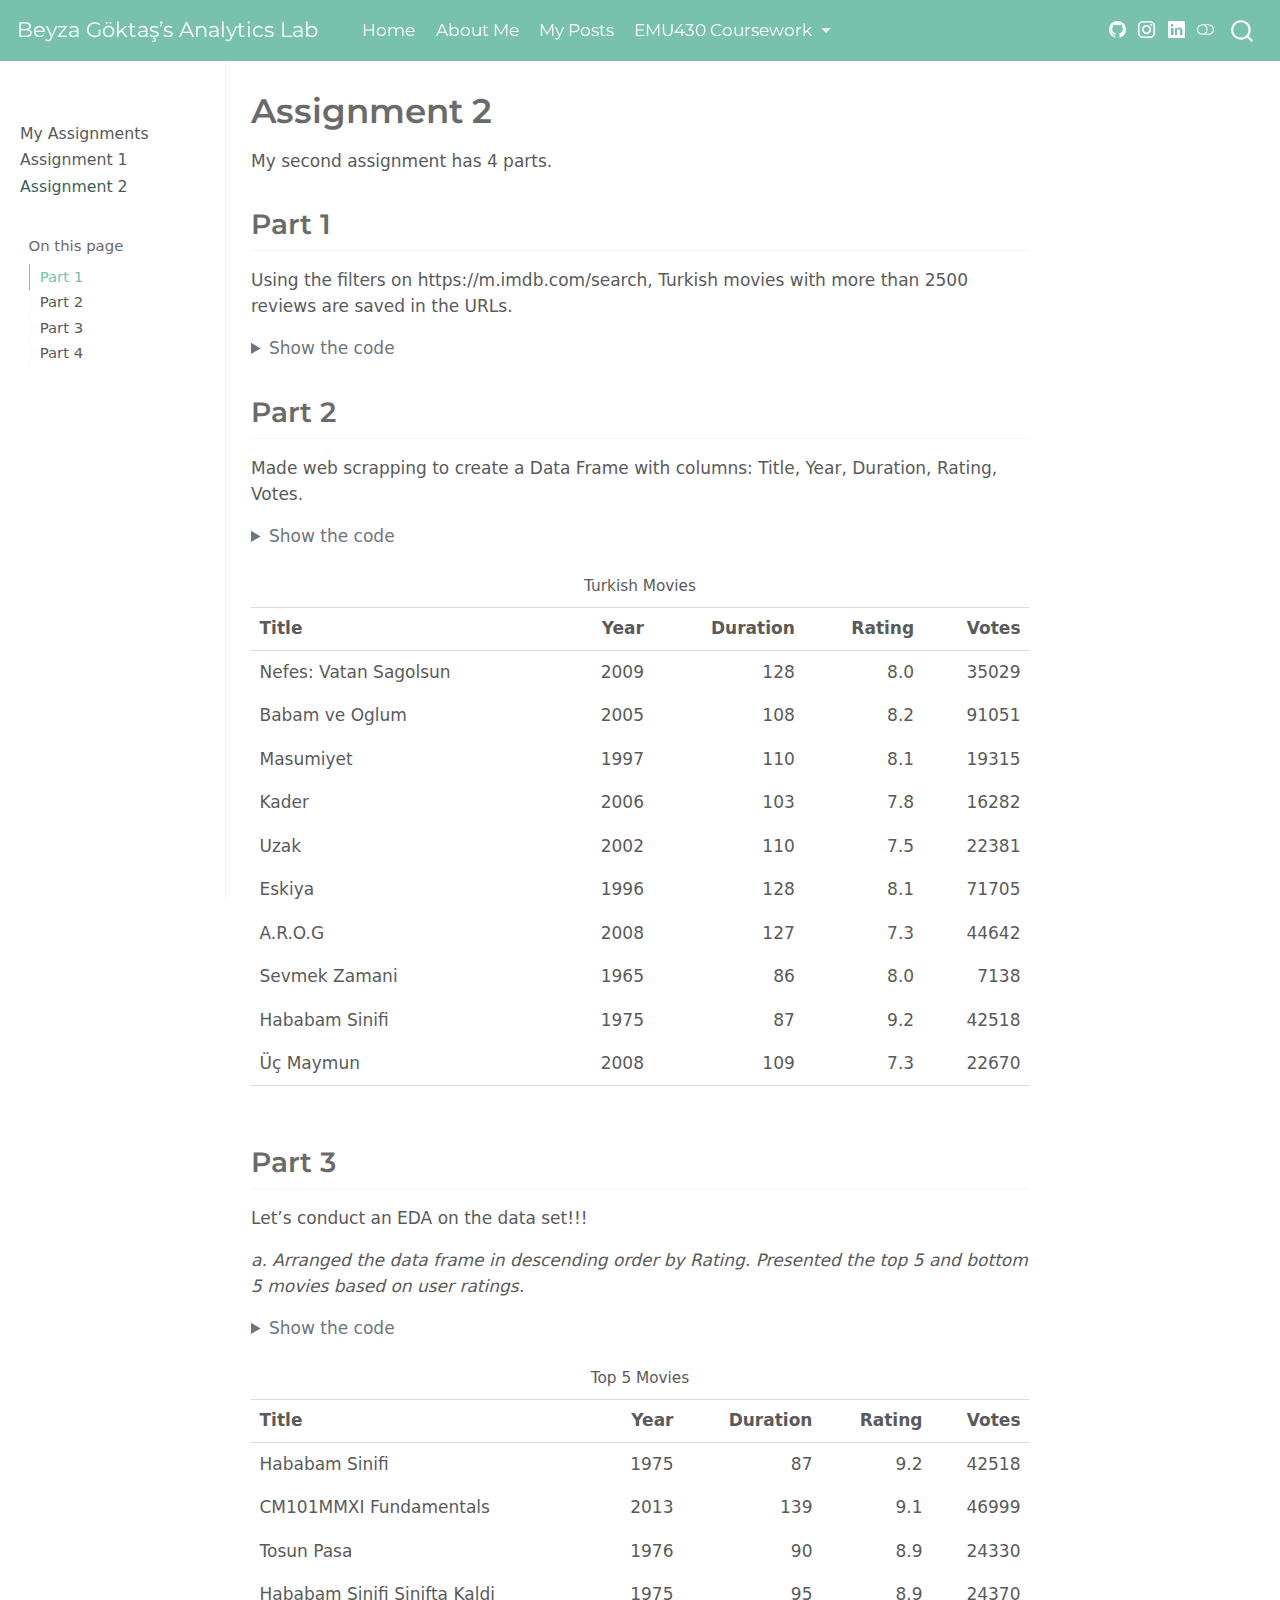
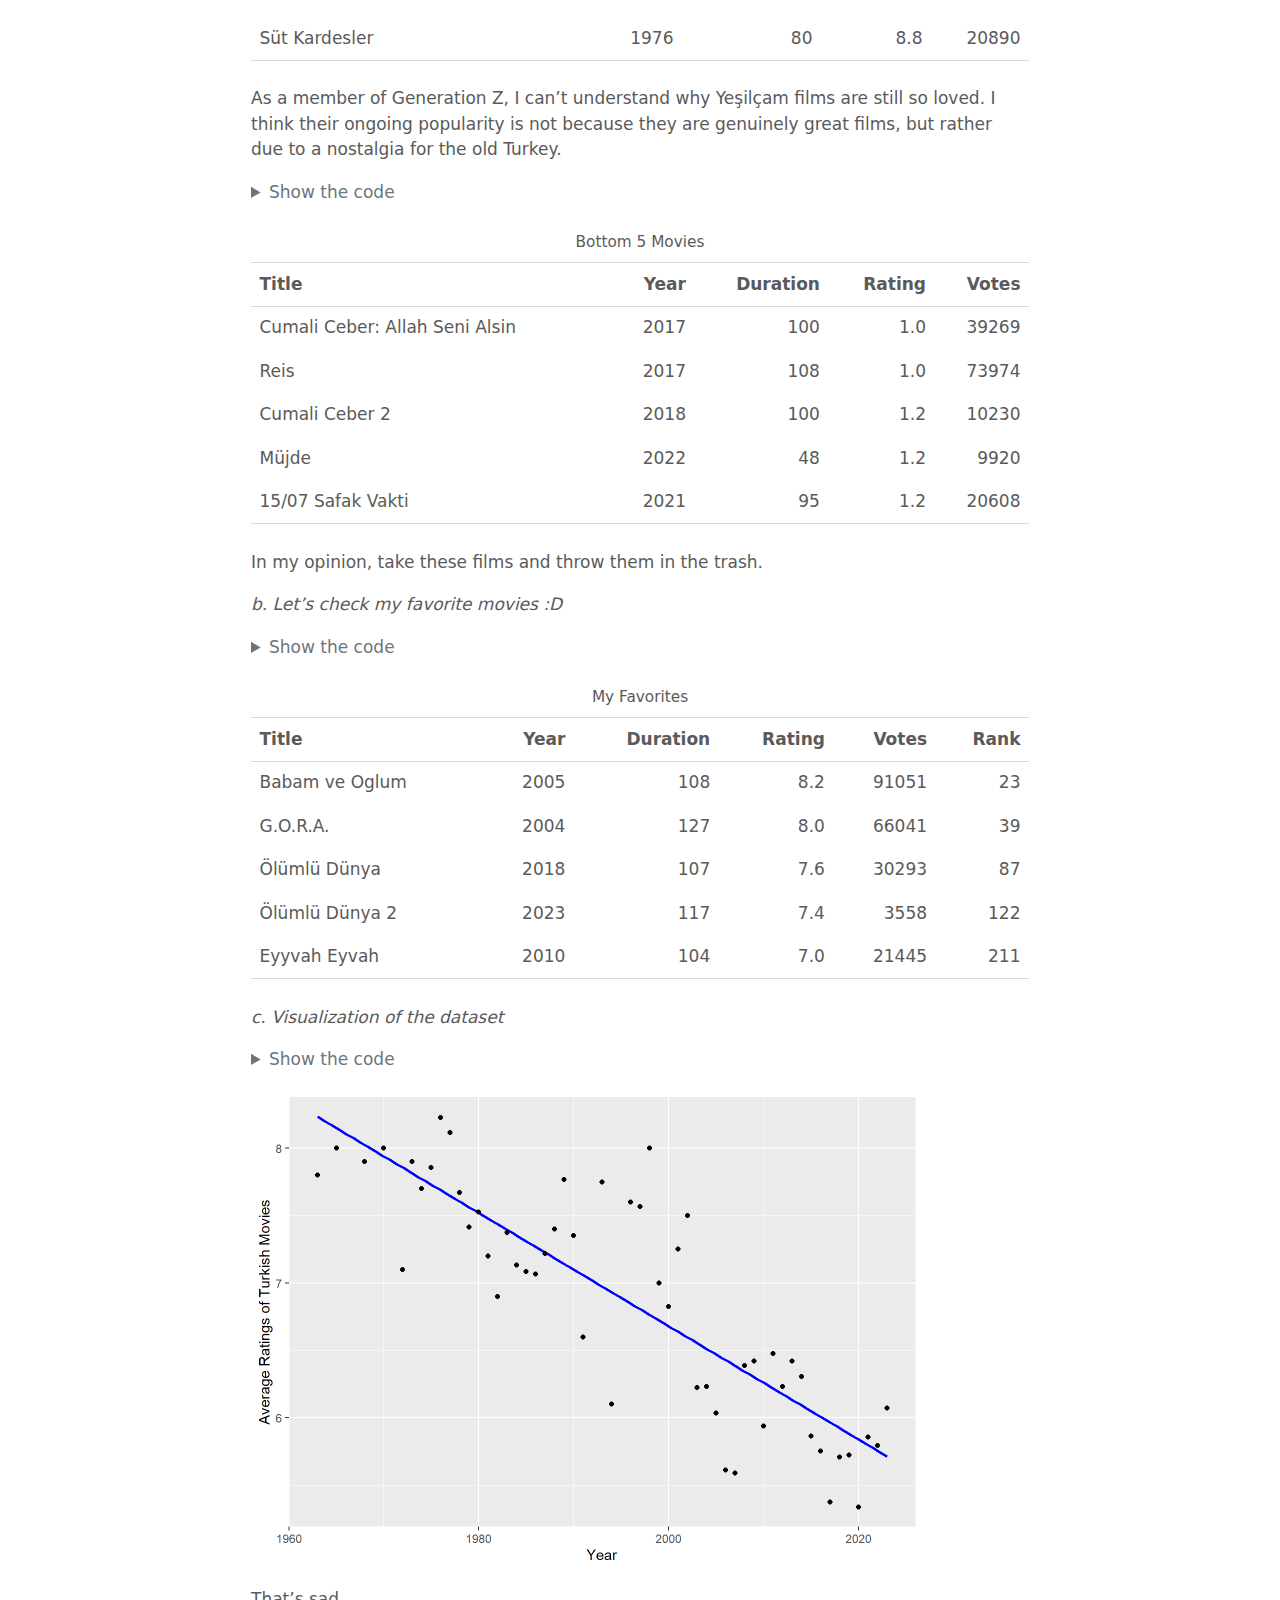
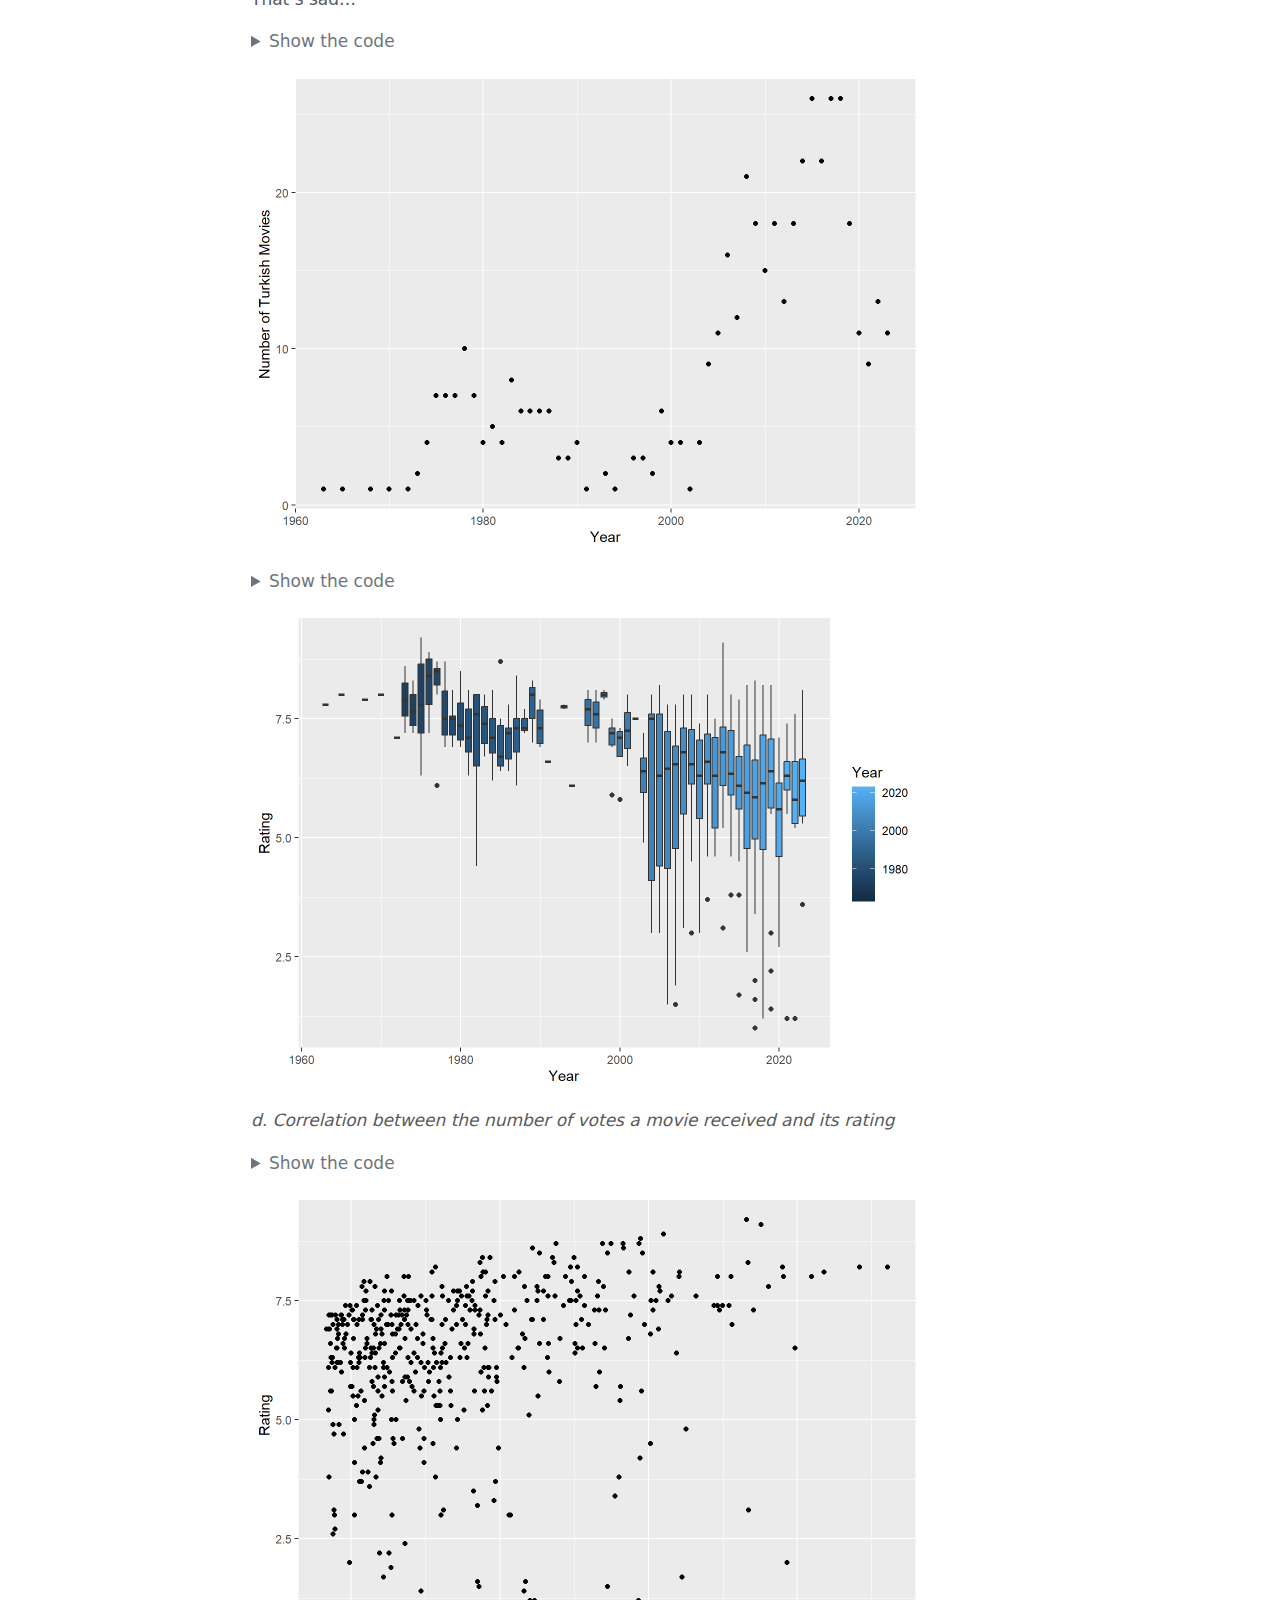
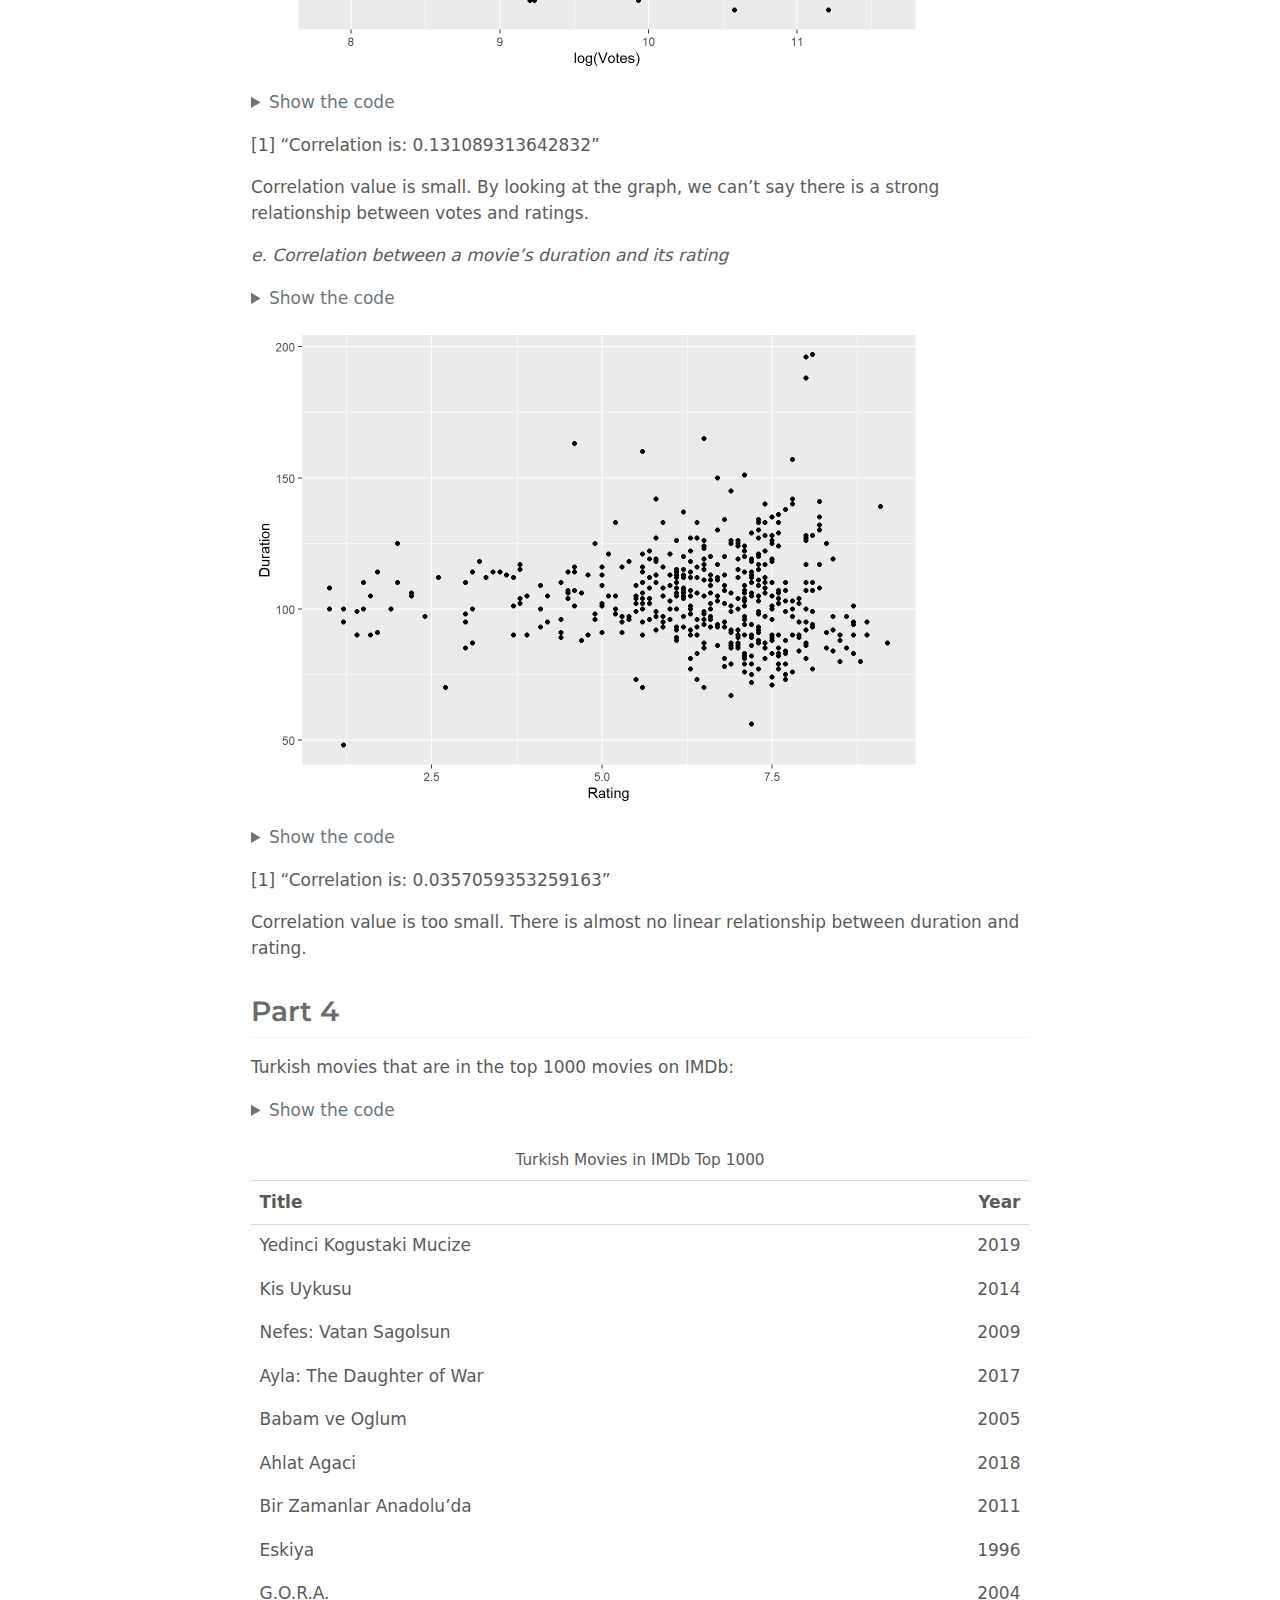
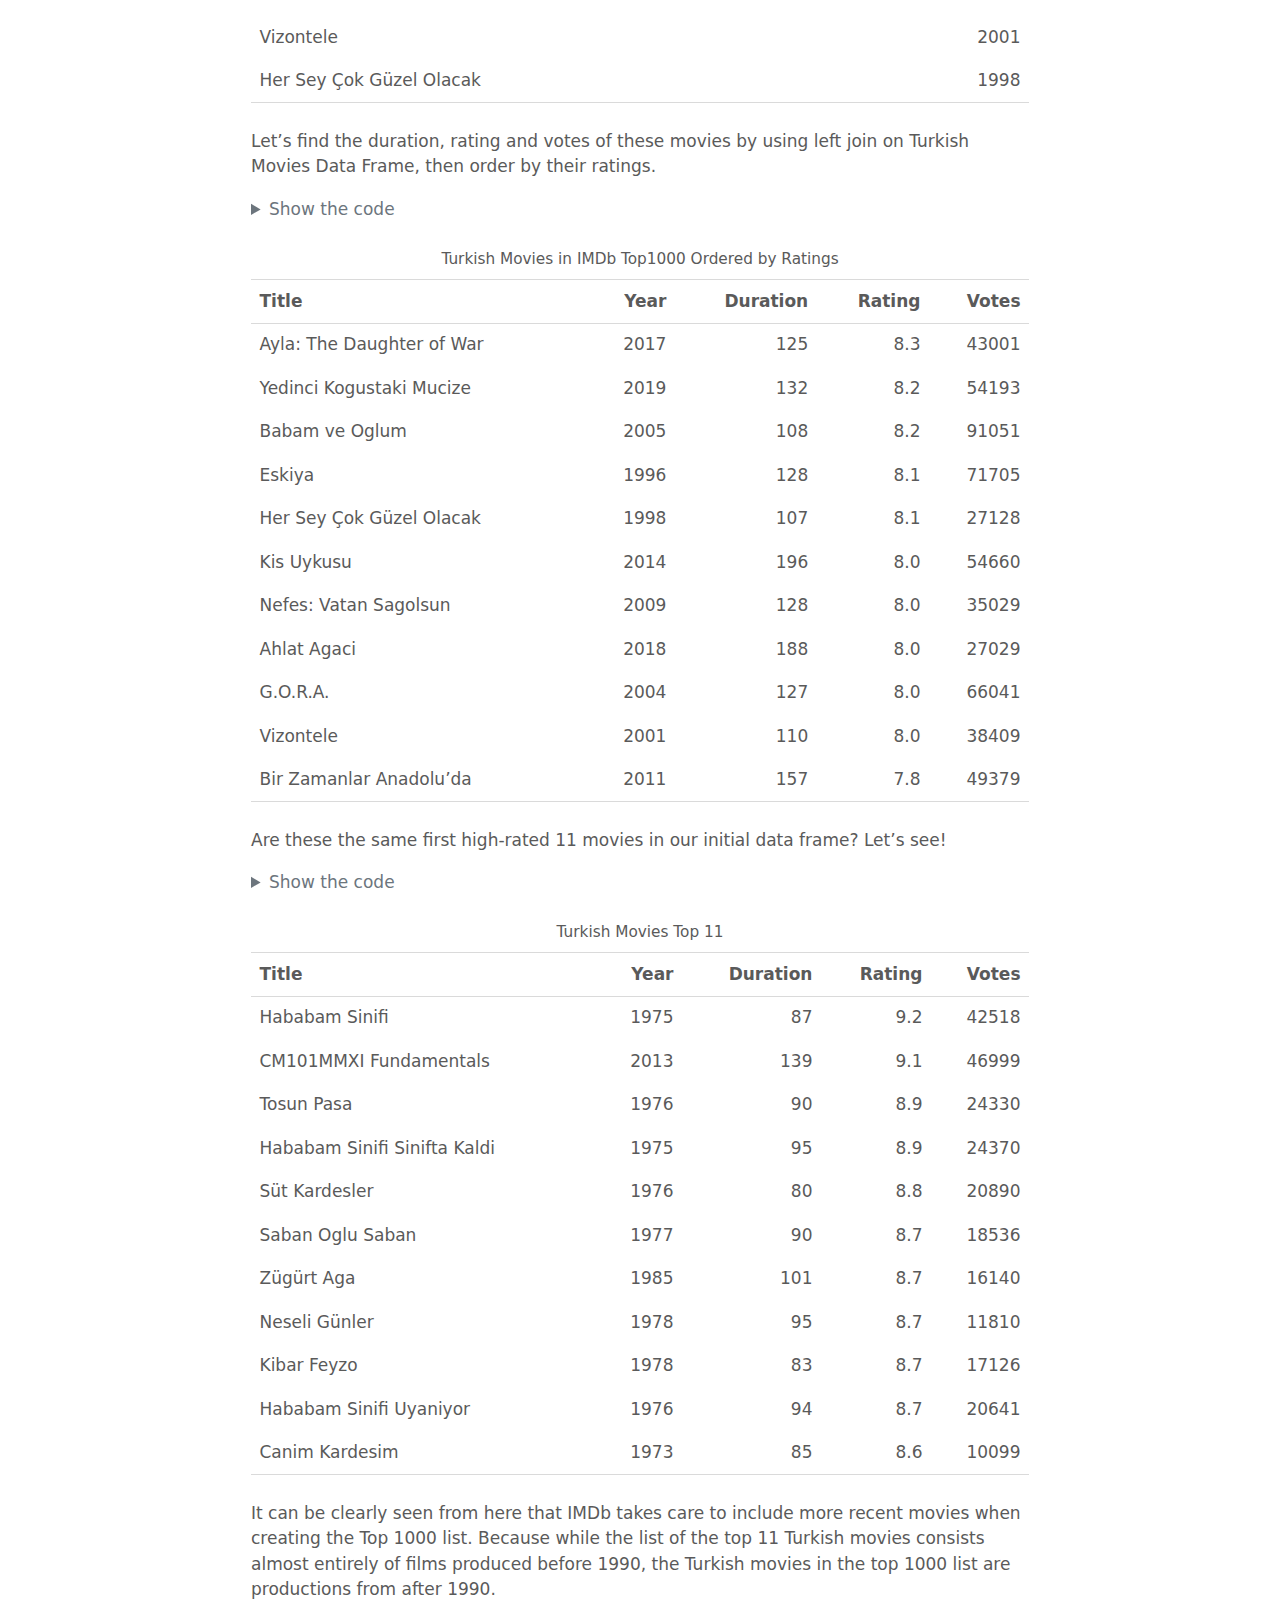
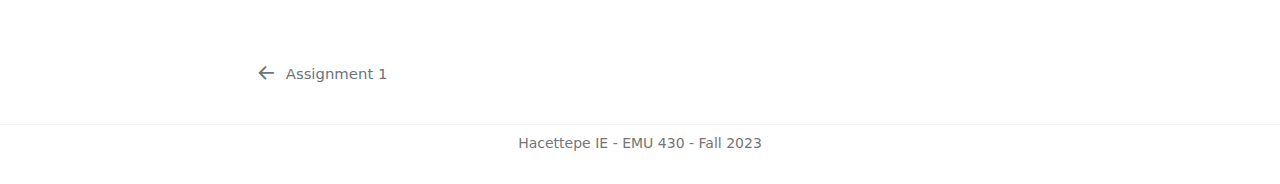
<file: docs/assignments/assignment-2.html>
<!DOCTYPE html>
<html xmlns="http://www.w3.org/1999/xhtml" lang="en" xml:lang="en"><head>

<meta charset="utf-8">
<meta name="generator" content="quarto-1.3.433">

<meta name="viewport" content="width=device-width, initial-scale=1.0, user-scalable=yes">


<title>Beyza Göktaş’s Analytics Lab - Assignment 2</title>
<style>
code{white-space: pre-wrap;}
span.smallcaps{font-variant: small-caps;}
div.columns{display: flex; gap: min(4vw, 1.5em);}
div.column{flex: auto; overflow-x: auto;}
div.hanging-indent{margin-left: 1.5em; text-indent: -1.5em;}
ul.task-list{list-style: none;}
ul.task-list li input[type="checkbox"] {
  width: 0.8em;
  margin: 0 0.8em 0.2em -1em; /* quarto-specific, see https://github.com/quarto-dev/quarto-cli/issues/4556 */ 
  vertical-align: middle;
}
/* CSS for syntax highlighting */
pre > code.sourceCode { white-space: pre; position: relative; }
pre > code.sourceCode > span { display: inline-block; line-height: 1.25; }
pre > code.sourceCode > span:empty { height: 1.2em; }
.sourceCode { overflow: visible; }
code.sourceCode > span { color: inherit; text-decoration: inherit; }
div.sourceCode { margin: 1em 0; }
pre.sourceCode { margin: 0; }
@media screen {
div.sourceCode { overflow: auto; }
}
@media print {
pre > code.sourceCode { white-space: pre-wrap; }
pre > code.sourceCode > span { text-indent: -5em; padding-left: 5em; }
}
pre.numberSource code
  { counter-reset: source-line 0; }
pre.numberSource code > span
  { position: relative; left: -4em; counter-increment: source-line; }
pre.numberSource code > span > a:first-child::before
  { content: counter(source-line);
    position: relative; left: -1em; text-align: right; vertical-align: baseline;
    border: none; display: inline-block;
    -webkit-touch-callout: none; -webkit-user-select: none;
    -khtml-user-select: none; -moz-user-select: none;
    -ms-user-select: none; user-select: none;
    padding: 0 4px; width: 4em;
  }
pre.numberSource { margin-left: 3em;  padding-left: 4px; }
div.sourceCode
  {   }
@media screen {
pre > code.sourceCode > span > a:first-child::before { text-decoration: underline; }
}
</style>


<script src="../site_libs/quarto-nav/quarto-nav.js"></script>
<script src="../site_libs/quarto-nav/headroom.min.js"></script>
<script src="../site_libs/clipboard/clipboard.min.js"></script>
<script src="../site_libs/quarto-search/autocomplete.umd.js"></script>
<script src="../site_libs/quarto-search/fuse.min.js"></script>
<script src="../site_libs/quarto-search/quarto-search.js"></script>
<meta name="quarto:offset" content="../">
<link href="../assignments/assignment-1.html" rel="prev">
<script src="../site_libs/quarto-html/quarto.js"></script>
<script src="../site_libs/quarto-html/popper.min.js"></script>
<script src="../site_libs/quarto-html/tippy.umd.min.js"></script>
<script src="../site_libs/quarto-html/anchor.min.js"></script>
<link href="../site_libs/quarto-html/tippy.css" rel="stylesheet">
<link href="../site_libs/quarto-html/quarto-syntax-highlighting.css" rel="stylesheet" class="quarto-color-scheme" id="quarto-text-highlighting-styles">
<link href="../site_libs/quarto-html/quarto-syntax-highlighting-dark.css" rel="prefetch" class="quarto-color-scheme quarto-color-alternate" id="quarto-text-highlighting-styles">
<script src="../site_libs/bootstrap/bootstrap.min.js"></script>
<link href="../site_libs/bootstrap/bootstrap-icons.css" rel="stylesheet">
<link href="../site_libs/bootstrap/bootstrap.min.css" rel="stylesheet" class="quarto-color-scheme" id="quarto-bootstrap" data-mode="light">
<link href="../site_libs/bootstrap/bootstrap-dark.min.css" rel="prefetch" class="quarto-color-scheme quarto-color-alternate" id="quarto-bootstrap" data-mode="dark">
<script id="quarto-search-options" type="application/json">{
  "location": "navbar",
  "copy-button": false,
  "collapse-after": 3,
  "panel-placement": "end",
  "type": "overlay",
  "limit": 20,
  "language": {
    "search-no-results-text": "No results",
    "search-matching-documents-text": "matching documents",
    "search-copy-link-title": "Copy link to search",
    "search-hide-matches-text": "Hide additional matches",
    "search-more-match-text": "more match in this document",
    "search-more-matches-text": "more matches in this document",
    "search-clear-button-title": "Clear",
    "search-detached-cancel-button-title": "Cancel",
    "search-submit-button-title": "Submit",
    "search-label": "Search"
  }
}</script>


<link rel="stylesheet" href="../styles.css">
</head>

<body class="nav-sidebar docked nav-fixed">

<div id="quarto-search-results"></div>
  <header id="quarto-header" class="headroom fixed-top">
    <nav class="navbar navbar-expand-lg navbar-dark ">
      <div class="navbar-container container-fluid">
      <div class="navbar-brand-container">
    <a class="navbar-brand" href="../index.html">
    <span class="navbar-title">Beyza Göktaş’s Analytics Lab</span>
    </a>
  </div>
            <div id="quarto-search" class="" title="Search"></div>
          <button class="navbar-toggler" type="button" data-bs-toggle="collapse" data-bs-target="#navbarCollapse" aria-controls="navbarCollapse" aria-expanded="false" aria-label="Toggle navigation" onclick="if (window.quartoToggleHeadroom) { window.quartoToggleHeadroom(); }">
  <span class="navbar-toggler-icon"></span>
</button>
          <div class="collapse navbar-collapse" id="navbarCollapse">
            <ul class="navbar-nav navbar-nav-scroll me-auto">
  <li class="nav-item">
    <a class="nav-link" href="../index.html" rel="" target="">
 <span class="menu-text">Home</span></a>
  </li>  
  <li class="nav-item">
    <a class="nav-link" href="../about.html" rel="" target="">
 <span class="menu-text">About Me</span></a>
  </li>  
  <li class="nav-item">
    <a class="nav-link" href="../posts.html" rel="" target="">
 <span class="menu-text">My Posts</span></a>
  </li>  
  <li class="nav-item dropdown ">
    <a class="nav-link dropdown-toggle" href="#" id="nav-menu-emu430-coursework" role="button" data-bs-toggle="dropdown" aria-expanded="false" rel="" target="">
 <span class="menu-text">EMU430 Coursework</span>
    </a>
    <ul class="dropdown-menu" aria-labelledby="nav-menu-emu430-coursework">    
        <li>
    <a class="dropdown-item" href="../assignments.html" rel="" target="">
 <span class="dropdown-text">Assignments</span></a>
  </li>  
        <li>
    <a class="dropdown-item" href="../project.html" rel="" target="">
 <span class="dropdown-text">Project</span></a>
  </li>  
    </ul>
  </li>
</ul>
            <div class="quarto-navbar-tools ms-auto tools-wide">
    <a href="https://github.com/emu-hacettepe-analytics/emu430-fall2023-beyzagoktas" rel="" title="" class="quarto-navigation-tool px-1" aria-label=""><i class="bi bi-github"></i></a>
    <a href="https://www.instagram.com/beyzagoktasi/" rel="" title="" class="quarto-navigation-tool px-1" aria-label=""><i class="bi bi-instagram"></i></a>
    <a href="https://www.linkedin.com/in/beyza-goktas" rel="" title="" class="quarto-navigation-tool px-1" aria-label=""><i class="bi bi-linkedin"></i></a>
  <a href="" class="quarto-color-scheme-toggle quarto-navigation-tool  px-1" onclick="window.quartoToggleColorScheme(); return false;" title="Toggle dark mode"><i class="bi"></i></a>
</div>
          </div> <!-- /navcollapse -->
      </div> <!-- /container-fluid -->
    </nav>
  <nav class="quarto-secondary-nav">
    <div class="container-fluid d-flex">
      <button type="button" class="quarto-btn-toggle btn" data-bs-toggle="collapse" data-bs-target="#quarto-sidebar,#quarto-sidebar-glass" aria-controls="quarto-sidebar" aria-expanded="false" aria-label="Toggle sidebar navigation" onclick="if (window.quartoToggleHeadroom) { window.quartoToggleHeadroom(); }">
        <i class="bi bi-layout-text-sidebar-reverse"></i>
      </button>
      <nav class="quarto-page-breadcrumbs" aria-label="breadcrumb"><ol class="breadcrumb"><li class="breadcrumb-item"><a href="../assignments/assignment-2.html">Assignment 2</a></li></ol></nav>
      <a class="flex-grow-1" role="button" data-bs-toggle="collapse" data-bs-target="#quarto-sidebar,#quarto-sidebar-glass" aria-controls="quarto-sidebar" aria-expanded="false" aria-label="Toggle sidebar navigation" onclick="if (window.quartoToggleHeadroom) { window.quartoToggleHeadroom(); }">      
      </a>
      <button type="button" class="btn quarto-search-button" aria-label="" onclick="window.quartoOpenSearch();">
        <i class="bi bi-search"></i>
      </button>
    </div>
  </nav>
</header>
<!-- content -->
<div id="quarto-content" class="quarto-container page-columns page-rows-contents page-layout-article page-navbar">
<!-- sidebar -->
  <nav id="quarto-sidebar" class="sidebar collapse collapse-horizontal sidebar-navigation docked overflow-auto">
        <div class="mt-2 flex-shrink-0 align-items-center">
        <div class="sidebar-search">
        <div id="quarto-search" class="" title="Search"></div>
        </div>
        </div>
    <div class="sidebar-menu-container"> 
    <ul class="list-unstyled mt-1">
        <li class="sidebar-item">
  <div class="sidebar-item-container"> 
  <a href="../assignments.html" class="sidebar-item-text sidebar-link">
 <span class="menu-text">My Assignments</span></a>
  </div>
</li>
        <li class="sidebar-item">
  <div class="sidebar-item-container"> 
  <a href="../assignments/assignment-1.html" class="sidebar-item-text sidebar-link">
 <span class="menu-text">Assignment 1</span></a>
  </div>
</li>
        <li class="sidebar-item">
  <div class="sidebar-item-container"> 
  <a href="../assignments/assignment-2.html" class="sidebar-item-text sidebar-link active">
 <span class="menu-text">Assignment 2</span></a>
  </div>
</li>
    </ul>
    </div>
    <nav id="TOC" role="doc-toc" class="toc-active">
    <h2 id="toc-title">On this page</h2>
   
  <ul>
  <li><a href="#part-1" id="toc-part-1" class="nav-link active" data-scroll-target="#part-1">Part 1</a></li>
  <li><a href="#part-2" id="toc-part-2" class="nav-link" data-scroll-target="#part-2">Part 2</a></li>
  <li><a href="#part-3" id="toc-part-3" class="nav-link" data-scroll-target="#part-3">Part 3</a></li>
  <li><a href="#part-4" id="toc-part-4" class="nav-link" data-scroll-target="#part-4">Part 4</a></li>
  </ul>
</nav>
</nav>
<div id="quarto-sidebar-glass" data-bs-toggle="collapse" data-bs-target="#quarto-sidebar,#quarto-sidebar-glass"></div>
<!-- margin-sidebar -->
    <div id="quarto-margin-sidebar" class="sidebar margin-sidebar">
    </div>
<!-- main -->
<main class="content" id="quarto-document-content">

<header id="title-block-header" class="quarto-title-block default">
<div class="quarto-title">
<h1 class="title">Assignment 2</h1>
</div>



<div class="quarto-title-meta">

    
  
    
  </div>
  

</header>

<p>My second assignment has 4 parts.</p>
<section id="part-1" class="level2">
<h2 class="anchored" data-anchor-id="part-1">Part 1</h2>
<p>Using the filters on https://m.imdb.com/search, Turkish movies with more than 2500 reviews are saved in the URLs.</p>
<details>
<summary>Show the code</summary>
<div class="sourceCode cell-code" id="cb1"><pre class="sourceCode r code-with-copy"><code class="sourceCode r"><span id="cb1-1"><a href="#cb1-1" aria-hidden="true" tabindex="-1"></a><span class="fu">library</span>(tidyverse)</span>
<span id="cb1-2"><a href="#cb1-2" aria-hidden="true" tabindex="-1"></a><span class="fu">library</span>(rvest)</span>
<span id="cb1-3"><a href="#cb1-3" aria-hidden="true" tabindex="-1"></a><span class="fu">library</span>(knitr)</span>
<span id="cb1-4"><a href="#cb1-4" aria-hidden="true" tabindex="-1"></a><span class="fu">library</span>(ggplot2)</span>
<span id="cb1-5"><a href="#cb1-5" aria-hidden="true" tabindex="-1"></a><span class="fu">library</span>(stringr)</span>
<span id="cb1-6"><a href="#cb1-6" aria-hidden="true" tabindex="-1"></a>first <span class="ot">&lt;-</span> <span class="st">"https://m.imdb.com/search/title/?title_type=feature&amp;release_date=,2009-12-31&amp;num_votes=2500,&amp;country_of_origin=TR&amp;count=250"</span></span>
<span id="cb1-7"><a href="#cb1-7" aria-hidden="true" tabindex="-1"></a>second <span class="ot">&lt;-</span> <span class="st">"https://m.imdb.com/search/title/?title_type=feature&amp;release_date=2010-01-01,2023-12-31&amp;num_votes=2500,&amp;country_of_origin=TR&amp;count=250"</span></span>
<span id="cb1-8"><a href="#cb1-8" aria-hidden="true" tabindex="-1"></a></span>
<span id="cb1-9"><a href="#cb1-9" aria-hidden="true" tabindex="-1"></a>url <span class="ot">&lt;-</span> <span class="fu">c</span>(first,second)</span></code><button title="Copy to Clipboard" class="code-copy-button"><i class="bi"></i></button></pre></div>
</details>
</section>
<section id="part-2" class="level2">
<h2 class="anchored" data-anchor-id="part-2">Part 2</h2>
<p>Made web scrapping to create a Data Frame with columns: Title, Year, Duration, Rating, Votes.</p>
<details>
<summary>Show the code</summary>
<div class="sourceCode cell-code" id="cb2"><pre class="sourceCode r code-with-copy"><code class="sourceCode r"><span id="cb2-1"><a href="#cb2-1" aria-hidden="true" tabindex="-1"></a><span class="co"># Initialize an empty data frame</span></span>
<span id="cb2-2"><a href="#cb2-2" aria-hidden="true" tabindex="-1"></a>movies <span class="ot">&lt;-</span> <span class="fu">tibble</span>(<span class="at">Title =</span> <span class="fu">character</span>(), <span class="at">Year =</span> <span class="fu">numeric</span>(), <span class="at">Duration =</span> <span class="fu">character</span>(), <span class="at">Rating =</span> <span class="fu">numeric</span>(), <span class="at">Votes =</span> <span class="fu">numeric</span>())</span>
<span id="cb2-3"><a href="#cb2-3" aria-hidden="true" tabindex="-1"></a></span>
<span id="cb2-4"><a href="#cb2-4" aria-hidden="true" tabindex="-1"></a></span>
<span id="cb2-5"><a href="#cb2-5" aria-hidden="true" tabindex="-1"></a><span class="co"># Function to convert duration from to minutes</span></span>
<span id="cb2-6"><a href="#cb2-6" aria-hidden="true" tabindex="-1"></a>convert_to_minutes <span class="ot">&lt;-</span> <span class="cf">function</span>(time_str) {</span>
<span id="cb2-7"><a href="#cb2-7" aria-hidden="true" tabindex="-1"></a>  <span class="cf">if</span> (<span class="fu">str_detect</span>(time_str, <span class="st">"h"</span>)) {</span>
<span id="cb2-8"><a href="#cb2-8" aria-hidden="true" tabindex="-1"></a>    <span class="co"># "h" ve "m" arasındaki dakikaları ve "h"den önceki saatleri bul</span></span>
<span id="cb2-9"><a href="#cb2-9" aria-hidden="true" tabindex="-1"></a>    hours <span class="ot">&lt;-</span> <span class="fu">as.numeric</span>(<span class="fu">str_extract</span>(time_str, <span class="st">"</span><span class="sc">\\</span><span class="st">d+(?=h)"</span>))</span>
<span id="cb2-10"><a href="#cb2-10" aria-hidden="true" tabindex="-1"></a>    minutes <span class="ot">&lt;-</span> <span class="fu">as.numeric</span>(<span class="fu">str_extract</span>(time_str, <span class="st">"(?&lt;=h)</span><span class="sc">\\</span><span class="st">s*</span><span class="sc">\\</span><span class="st">d+"</span>))</span>
<span id="cb2-11"><a href="#cb2-11" aria-hidden="true" tabindex="-1"></a>    total_minutes <span class="ot">&lt;-</span> hours <span class="sc">*</span> <span class="dv">60</span> <span class="sc">+</span> <span class="fu">ifelse</span>(<span class="fu">is.na</span>(minutes), <span class="dv">0</span>, minutes)</span>
<span id="cb2-12"><a href="#cb2-12" aria-hidden="true" tabindex="-1"></a>  } <span class="cf">else</span> {</span>
<span id="cb2-13"><a href="#cb2-13" aria-hidden="true" tabindex="-1"></a>    <span class="co"># "h" bulunmuyorsa ilk iki karakteri al</span></span>
<span id="cb2-14"><a href="#cb2-14" aria-hidden="true" tabindex="-1"></a>    total_minutes <span class="ot">&lt;-</span> <span class="fu">as.numeric</span>(<span class="fu">substr</span>(time_str, <span class="dv">1</span>, <span class="fu">str_detect</span>(time_str, <span class="st">"m"</span>)<span class="sc">*</span><span class="dv">2</span>))</span>
<span id="cb2-15"><a href="#cb2-15" aria-hidden="true" tabindex="-1"></a>  }</span>
<span id="cb2-16"><a href="#cb2-16" aria-hidden="true" tabindex="-1"></a>  <span class="fu">return</span>(total_minutes)</span>
<span id="cb2-17"><a href="#cb2-17" aria-hidden="true" tabindex="-1"></a>}</span>
<span id="cb2-18"><a href="#cb2-18" aria-hidden="true" tabindex="-1"></a></span>
<span id="cb2-19"><a href="#cb2-19" aria-hidden="true" tabindex="-1"></a><span class="co"># Loop through each URL</span></span>
<span id="cb2-20"><a href="#cb2-20" aria-hidden="true" tabindex="-1"></a><span class="cf">for</span> (i <span class="cf">in</span> url) {</span>
<span id="cb2-21"><a href="#cb2-21" aria-hidden="true" tabindex="-1"></a>  data_html <span class="ot">&lt;-</span> <span class="fu">read_html</span>(i)</span>
<span id="cb2-22"><a href="#cb2-22" aria-hidden="true" tabindex="-1"></a>  </span>
<span id="cb2-23"><a href="#cb2-23" aria-hidden="true" tabindex="-1"></a>  <span class="co"># Extracting movie titles</span></span>
<span id="cb2-24"><a href="#cb2-24" aria-hidden="true" tabindex="-1"></a>  title_names <span class="ot">&lt;-</span> data_html <span class="sc">|&gt;</span> <span class="fu">html_nodes</span>(<span class="st">'.ipc-title__text'</span>) <span class="sc">|&gt;</span> <span class="fu">html_text</span>()</span>
<span id="cb2-25"><a href="#cb2-25" aria-hidden="true" tabindex="-1"></a>  title_names <span class="ot">&lt;-</span> <span class="fu">tail</span>(<span class="fu">head</span>(title_names, <span class="sc">-</span><span class="dv">1</span>), <span class="sc">-</span><span class="dv">1</span>)</span>
<span id="cb2-26"><a href="#cb2-26" aria-hidden="true" tabindex="-1"></a>  title_names <span class="ot">&lt;-</span> <span class="fu">str_split</span>(title_names, <span class="st">" "</span>, <span class="at">n =</span> <span class="dv">2</span>)</span>
<span id="cb2-27"><a href="#cb2-27" aria-hidden="true" tabindex="-1"></a>  title_names <span class="ot">&lt;-</span> <span class="fu">unlist</span>(<span class="fu">lapply</span>(title_names, <span class="cf">function</span>(x) {x[<span class="dv">2</span>]}))</span>
<span id="cb2-28"><a href="#cb2-28" aria-hidden="true" tabindex="-1"></a>  </span>
<span id="cb2-29"><a href="#cb2-29" aria-hidden="true" tabindex="-1"></a>  <span class="co"># Extracting years</span></span>
<span id="cb2-30"><a href="#cb2-30" aria-hidden="true" tabindex="-1"></a>  year <span class="ot">&lt;-</span> data_html <span class="sc">%&gt;%</span> <span class="fu">html_nodes</span>(<span class="st">".sc-43986a27-7.dBkaPT.dli-title-metadata"</span>)</span>
<span id="cb2-31"><a href="#cb2-31" aria-hidden="true" tabindex="-1"></a>  year <span class="ot">&lt;-</span> <span class="fu">html_text</span>(year)</span>
<span id="cb2-32"><a href="#cb2-32" aria-hidden="true" tabindex="-1"></a>  year <span class="ot">&lt;-</span> <span class="fu">substr</span>(year, <span class="dv">1</span>, <span class="dv">4</span>)</span>
<span id="cb2-33"><a href="#cb2-33" aria-hidden="true" tabindex="-1"></a>  year <span class="ot">&lt;-</span> <span class="fu">as.numeric</span>(year)</span>
<span id="cb2-34"><a href="#cb2-34" aria-hidden="true" tabindex="-1"></a>  </span>
<span id="cb2-35"><a href="#cb2-35" aria-hidden="true" tabindex="-1"></a>  <span class="co"># Extracting durations</span></span>
<span id="cb2-36"><a href="#cb2-36" aria-hidden="true" tabindex="-1"></a>  duration <span class="ot">&lt;-</span> data_html <span class="sc">%&gt;%</span> <span class="fu">html_nodes</span>(<span class="st">".sc-43986a27-7.dBkaPT.dli-title-metadata"</span>)</span>
<span id="cb2-37"><a href="#cb2-37" aria-hidden="true" tabindex="-1"></a>  duration <span class="ot">&lt;-</span> <span class="fu">html_text</span>(duration)</span>
<span id="cb2-38"><a href="#cb2-38" aria-hidden="true" tabindex="-1"></a>  duration <span class="ot">&lt;-</span> <span class="fu">substr</span>(duration, <span class="at">start =</span> <span class="dv">5</span>, <span class="at">stop =</span> <span class="dv">14</span>)</span>
<span id="cb2-39"><a href="#cb2-39" aria-hidden="true" tabindex="-1"></a></span>
<span id="cb2-40"><a href="#cb2-40" aria-hidden="true" tabindex="-1"></a>  <span class="co"># Extracting ratings</span></span>
<span id="cb2-41"><a href="#cb2-41" aria-hidden="true" tabindex="-1"></a>  rating <span class="ot">&lt;-</span> data_html <span class="sc">%&gt;%</span> <span class="fu">html_nodes</span>(<span class="st">".ipc-rating-star.ipc-rating-star--base.ipc-rating-star--imdb.ratingGroup--imdb-rating"</span>)</span>
<span id="cb2-42"><a href="#cb2-42" aria-hidden="true" tabindex="-1"></a>  rating <span class="ot">&lt;-</span> <span class="fu">html_text</span>(rating)</span>
<span id="cb2-43"><a href="#cb2-43" aria-hidden="true" tabindex="-1"></a>  rating <span class="ot">&lt;-</span> <span class="fu">substr</span>(rating, <span class="dv">1</span>, <span class="dv">3</span>)</span>
<span id="cb2-44"><a href="#cb2-44" aria-hidden="true" tabindex="-1"></a>  rating <span class="ot">&lt;-</span> <span class="fu">as.numeric</span>(rating)</span>
<span id="cb2-45"><a href="#cb2-45" aria-hidden="true" tabindex="-1"></a>  </span>
<span id="cb2-46"><a href="#cb2-46" aria-hidden="true" tabindex="-1"></a>  <span class="co"># Extracting votes</span></span>
<span id="cb2-47"><a href="#cb2-47" aria-hidden="true" tabindex="-1"></a>  vote <span class="ot">&lt;-</span> data_html <span class="sc">%&gt;%</span> <span class="fu">html_nodes</span>(<span class="st">".sc-53c98e73-0.kRnqtn"</span>)</span>
<span id="cb2-48"><a href="#cb2-48" aria-hidden="true" tabindex="-1"></a>  vote <span class="ot">&lt;-</span> <span class="fu">html_text</span>(vote)</span>
<span id="cb2-49"><a href="#cb2-49" aria-hidden="true" tabindex="-1"></a>  vote <span class="ot">&lt;-</span> <span class="fu">sub</span>(<span class="st">"Votes"</span>, <span class="st">""</span> ,vote)</span>
<span id="cb2-50"><a href="#cb2-50" aria-hidden="true" tabindex="-1"></a>  vote <span class="ot">&lt;-</span> <span class="fu">sub</span>(<span class="st">","</span>, <span class="st">""</span>, vote)</span>
<span id="cb2-51"><a href="#cb2-51" aria-hidden="true" tabindex="-1"></a>  vote <span class="ot">&lt;-</span> <span class="fu">as.numeric</span>(vote)</span>
<span id="cb2-52"><a href="#cb2-52" aria-hidden="true" tabindex="-1"></a>  </span>
<span id="cb2-53"><a href="#cb2-53" aria-hidden="true" tabindex="-1"></a>  </span>
<span id="cb2-54"><a href="#cb2-54" aria-hidden="true" tabindex="-1"></a>  temp <span class="ot">&lt;-</span> <span class="fu">tibble</span>(<span class="at">Title =</span> title_names, <span class="at">Year =</span> year, <span class="at">Duration =</span> duration, <span class="at">Rating =</span> rating, <span class="at">Votes =</span> vote)</span>
<span id="cb2-55"><a href="#cb2-55" aria-hidden="true" tabindex="-1"></a>  </span>
<span id="cb2-56"><a href="#cb2-56" aria-hidden="true" tabindex="-1"></a>  <span class="co"># Append to the main data frame</span></span>
<span id="cb2-57"><a href="#cb2-57" aria-hidden="true" tabindex="-1"></a>  movies <span class="ot">&lt;-</span> <span class="fu">bind_rows</span>(movies, temp)</span>
<span id="cb2-58"><a href="#cb2-58" aria-hidden="true" tabindex="-1"></a>}</span>
<span id="cb2-59"><a href="#cb2-59" aria-hidden="true" tabindex="-1"></a></span>
<span id="cb2-60"><a href="#cb2-60" aria-hidden="true" tabindex="-1"></a><span class="co">#The function written above is run to organize the durations of the films</span></span>
<span id="cb2-61"><a href="#cb2-61" aria-hidden="true" tabindex="-1"></a>duration_final <span class="ot">&lt;-</span> <span class="fu">sapply</span>(movies<span class="sc">$</span>Duration, convert_to_minutes)</span>
<span id="cb2-62"><a href="#cb2-62" aria-hidden="true" tabindex="-1"></a>movies<span class="sc">$</span>Duration <span class="ot">&lt;-</span> duration_final</span>
<span id="cb2-63"><a href="#cb2-63" aria-hidden="true" tabindex="-1"></a></span>
<span id="cb2-64"><a href="#cb2-64" aria-hidden="true" tabindex="-1"></a><span class="co"># Final results</span></span>
<span id="cb2-65"><a href="#cb2-65" aria-hidden="true" tabindex="-1"></a><span class="fu">kable</span>(<span class="fu">head</span>(movies,<span class="dv">10</span>), <span class="at">caption =</span> <span class="st">"Turkish Movies"</span>)</span></code><button title="Copy to Clipboard" class="code-copy-button"><i class="bi"></i></button></pre></div>
</details>
<div class="cell-output-display">
<table class="table">
<caption>Turkish Movies</caption>
<thead>
<tr class="header">
<th style="text-align: left;">Title</th>
<th style="text-align: right;">Year</th>
<th style="text-align: right;">Duration</th>
<th style="text-align: right;">Rating</th>
<th style="text-align: right;">Votes</th>
</tr>
</thead>
<tbody>
<tr class="odd">
<td style="text-align: left;">Nefes: Vatan Sagolsun</td>
<td style="text-align: right;">2009</td>
<td style="text-align: right;">128</td>
<td style="text-align: right;">8.0</td>
<td style="text-align: right;">35029</td>
</tr>
<tr class="even">
<td style="text-align: left;">Babam ve Oglum</td>
<td style="text-align: right;">2005</td>
<td style="text-align: right;">108</td>
<td style="text-align: right;">8.2</td>
<td style="text-align: right;">91051</td>
</tr>
<tr class="odd">
<td style="text-align: left;">Masumiyet</td>
<td style="text-align: right;">1997</td>
<td style="text-align: right;">110</td>
<td style="text-align: right;">8.1</td>
<td style="text-align: right;">19315</td>
</tr>
<tr class="even">
<td style="text-align: left;">Kader</td>
<td style="text-align: right;">2006</td>
<td style="text-align: right;">103</td>
<td style="text-align: right;">7.8</td>
<td style="text-align: right;">16282</td>
</tr>
<tr class="odd">
<td style="text-align: left;">Uzak</td>
<td style="text-align: right;">2002</td>
<td style="text-align: right;">110</td>
<td style="text-align: right;">7.5</td>
<td style="text-align: right;">22381</td>
</tr>
<tr class="even">
<td style="text-align: left;">Eskiya</td>
<td style="text-align: right;">1996</td>
<td style="text-align: right;">128</td>
<td style="text-align: right;">8.1</td>
<td style="text-align: right;">71705</td>
</tr>
<tr class="odd">
<td style="text-align: left;">A.R.O.G</td>
<td style="text-align: right;">2008</td>
<td style="text-align: right;">127</td>
<td style="text-align: right;">7.3</td>
<td style="text-align: right;">44642</td>
</tr>
<tr class="even">
<td style="text-align: left;">Sevmek Zamani</td>
<td style="text-align: right;">1965</td>
<td style="text-align: right;">86</td>
<td style="text-align: right;">8.0</td>
<td style="text-align: right;">7138</td>
</tr>
<tr class="odd">
<td style="text-align: left;">Hababam Sinifi</td>
<td style="text-align: right;">1975</td>
<td style="text-align: right;">87</td>
<td style="text-align: right;">9.2</td>
<td style="text-align: right;">42518</td>
</tr>
<tr class="even">
<td style="text-align: left;">Üç Maymun</td>
<td style="text-align: right;">2008</td>
<td style="text-align: right;">109</td>
<td style="text-align: right;">7.3</td>
<td style="text-align: right;">22670</td>
</tr>
</tbody>
</table>
</div>
</section>
<section id="part-3" class="level2">
<h2 class="anchored" data-anchor-id="part-3">Part 3</h2>
<p>Let’s conduct an EDA on the data set!!!</p>
<p><em>a. Arranged the data frame in descending order by Rating. Presented the top 5 and bottom 5 movies based on user ratings.</em></p>
<details>
<summary>Show the code</summary>
<div class="sourceCode cell-code" id="cb3"><pre class="sourceCode r code-with-copy"><code class="sourceCode r"><span id="cb3-1"><a href="#cb3-1" aria-hidden="true" tabindex="-1"></a>top_5_movies <span class="ot">&lt;-</span> movies <span class="sc">|&gt;</span> <span class="fu">arrange</span>(<span class="fu">desc</span>(Rating))</span>
<span id="cb3-2"><a href="#cb3-2" aria-hidden="true" tabindex="-1"></a><span class="fu">kable</span>(<span class="fu">head</span>(top_5_movies, <span class="dv">5</span>), <span class="at">caption =</span> <span class="st">"Top 5 Movies"</span>)</span></code><button title="Copy to Clipboard" class="code-copy-button"><i class="bi"></i></button></pre></div>
</details>
<div class="cell-output-display">
<table class="table">
<caption>Top 5 Movies</caption>
<thead>
<tr class="header">
<th style="text-align: left;">Title</th>
<th style="text-align: right;">Year</th>
<th style="text-align: right;">Duration</th>
<th style="text-align: right;">Rating</th>
<th style="text-align: right;">Votes</th>
</tr>
</thead>
<tbody>
<tr class="odd">
<td style="text-align: left;">Hababam Sinifi</td>
<td style="text-align: right;">1975</td>
<td style="text-align: right;">87</td>
<td style="text-align: right;">9.2</td>
<td style="text-align: right;">42518</td>
</tr>
<tr class="even">
<td style="text-align: left;">CM101MMXI Fundamentals</td>
<td style="text-align: right;">2013</td>
<td style="text-align: right;">139</td>
<td style="text-align: right;">9.1</td>
<td style="text-align: right;">46999</td>
</tr>
<tr class="odd">
<td style="text-align: left;">Tosun Pasa</td>
<td style="text-align: right;">1976</td>
<td style="text-align: right;">90</td>
<td style="text-align: right;">8.9</td>
<td style="text-align: right;">24330</td>
</tr>
<tr class="even">
<td style="text-align: left;">Hababam Sinifi Sinifta Kaldi</td>
<td style="text-align: right;">1975</td>
<td style="text-align: right;">95</td>
<td style="text-align: right;">8.9</td>
<td style="text-align: right;">24370</td>
</tr>
<tr class="odd">
<td style="text-align: left;">Süt Kardesler</td>
<td style="text-align: right;">1976</td>
<td style="text-align: right;">80</td>
<td style="text-align: right;">8.8</td>
<td style="text-align: right;">20890</td>
</tr>
</tbody>
</table>
</div>
<p>As a member of Generation Z, I can’t understand why Yeşilçam films are still so loved. I think their ongoing popularity is not because they are genuinely great films, but rather due to a nostalgia for the old Turkey.</p>
<details>
<summary>Show the code</summary>
<div class="sourceCode cell-code" id="cb4"><pre class="sourceCode r code-with-copy"><code class="sourceCode r"><span id="cb4-1"><a href="#cb4-1" aria-hidden="true" tabindex="-1"></a>bottom_5_movies <span class="ot">&lt;-</span> movies <span class="sc">|&gt;</span> <span class="fu">arrange</span>(Rating)</span>
<span id="cb4-2"><a href="#cb4-2" aria-hidden="true" tabindex="-1"></a><span class="fu">kable</span>(<span class="fu">head</span>(bottom_5_movies, <span class="dv">5</span>), <span class="at">caption =</span> <span class="st">"Bottom 5 Movies"</span>)</span></code><button title="Copy to Clipboard" class="code-copy-button"><i class="bi"></i></button></pre></div>
</details>
<div class="cell-output-display">
<table class="table">
<caption>Bottom 5 Movies</caption>
<thead>
<tr class="header">
<th style="text-align: left;">Title</th>
<th style="text-align: right;">Year</th>
<th style="text-align: right;">Duration</th>
<th style="text-align: right;">Rating</th>
<th style="text-align: right;">Votes</th>
</tr>
</thead>
<tbody>
<tr class="odd">
<td style="text-align: left;">Cumali Ceber: Allah Seni Alsin</td>
<td style="text-align: right;">2017</td>
<td style="text-align: right;">100</td>
<td style="text-align: right;">1.0</td>
<td style="text-align: right;">39269</td>
</tr>
<tr class="even">
<td style="text-align: left;">Reis</td>
<td style="text-align: right;">2017</td>
<td style="text-align: right;">108</td>
<td style="text-align: right;">1.0</td>
<td style="text-align: right;">73974</td>
</tr>
<tr class="odd">
<td style="text-align: left;">Cumali Ceber 2</td>
<td style="text-align: right;">2018</td>
<td style="text-align: right;">100</td>
<td style="text-align: right;">1.2</td>
<td style="text-align: right;">10230</td>
</tr>
<tr class="even">
<td style="text-align: left;">Müjde</td>
<td style="text-align: right;">2022</td>
<td style="text-align: right;">48</td>
<td style="text-align: right;">1.2</td>
<td style="text-align: right;">9920</td>
</tr>
<tr class="odd">
<td style="text-align: left;">15/07 Safak Vakti</td>
<td style="text-align: right;">2021</td>
<td style="text-align: right;">95</td>
<td style="text-align: right;">1.2</td>
<td style="text-align: right;">20608</td>
</tr>
</tbody>
</table>
</div>
<p>In my opinion, take these films and throw them in the trash.</p>
<p><em>b. Let’s check my favorite movies :D</em></p>
<details>
<summary>Show the code</summary>
<div class="sourceCode cell-code" id="cb5"><pre class="sourceCode r code-with-copy"><code class="sourceCode r"><span id="cb5-1"><a href="#cb5-1" aria-hidden="true" tabindex="-1"></a>my_favs <span class="ot">=</span> <span class="fu">c</span>(<span class="st">"Ölümlü Dünya"</span>, <span class="st">"Ölümlü Dünya 2"</span>, <span class="st">"G.O.R.A."</span>, <span class="st">"Eyyvah Eyvah"</span>, <span class="st">"Babam ve Oglum"</span>)</span>
<span id="cb5-2"><a href="#cb5-2" aria-hidden="true" tabindex="-1"></a><span class="fu">kable</span>(<span class="fu">head</span>(movies <span class="sc">|&gt;</span> <span class="fu">arrange</span>(<span class="fu">desc</span>(Rating)) <span class="sc">|&gt;</span> <span class="fu">mutate</span>(<span class="at">Rank =</span> <span class="fu">row_number</span>()) <span class="sc">|&gt;</span> <span class="fu">filter</span>(Title <span class="sc">%in%</span> my_favs), <span class="dv">5</span>), <span class="at">caption =</span> <span class="st">"My Favorites"</span>)</span></code><button title="Copy to Clipboard" class="code-copy-button"><i class="bi"></i></button></pre></div>
</details>
<div class="cell-output-display">
<table class="table">
<caption>My Favorites</caption>
<thead>
<tr class="header">
<th style="text-align: left;">Title</th>
<th style="text-align: right;">Year</th>
<th style="text-align: right;">Duration</th>
<th style="text-align: right;">Rating</th>
<th style="text-align: right;">Votes</th>
<th style="text-align: right;">Rank</th>
</tr>
</thead>
<tbody>
<tr class="odd">
<td style="text-align: left;">Babam ve Oglum</td>
<td style="text-align: right;">2005</td>
<td style="text-align: right;">108</td>
<td style="text-align: right;">8.2</td>
<td style="text-align: right;">91051</td>
<td style="text-align: right;">23</td>
</tr>
<tr class="even">
<td style="text-align: left;">G.O.R.A.</td>
<td style="text-align: right;">2004</td>
<td style="text-align: right;">127</td>
<td style="text-align: right;">8.0</td>
<td style="text-align: right;">66041</td>
<td style="text-align: right;">39</td>
</tr>
<tr class="odd">
<td style="text-align: left;">Ölümlü Dünya</td>
<td style="text-align: right;">2018</td>
<td style="text-align: right;">107</td>
<td style="text-align: right;">7.6</td>
<td style="text-align: right;">30293</td>
<td style="text-align: right;">87</td>
</tr>
<tr class="even">
<td style="text-align: left;">Ölümlü Dünya 2</td>
<td style="text-align: right;">2023</td>
<td style="text-align: right;">117</td>
<td style="text-align: right;">7.4</td>
<td style="text-align: right;">3558</td>
<td style="text-align: right;">122</td>
</tr>
<tr class="odd">
<td style="text-align: left;">Eyyvah Eyvah</td>
<td style="text-align: right;">2010</td>
<td style="text-align: right;">104</td>
<td style="text-align: right;">7.0</td>
<td style="text-align: right;">21445</td>
<td style="text-align: right;">211</td>
</tr>
</tbody>
</table>
</div>
<p><em>c.&nbsp;Visualization of the dataset</em></p>
<details>
<summary>Show the code</summary>
<div class="sourceCode cell-code" id="cb6"><pre class="sourceCode r code-with-copy"><code class="sourceCode r"><span id="cb6-1"><a href="#cb6-1" aria-hidden="true" tabindex="-1"></a>movies <span class="sc">|&gt;</span> <span class="fu">group_by</span>(Year) <span class="sc">|&gt;</span> <span class="fu">summarise</span>(<span class="at">rating_ave =</span> </span>
<span id="cb6-2"><a href="#cb6-2" aria-hidden="true" tabindex="-1"></a>  <span class="fu">mean</span>(Rating)) <span class="sc">|&gt;</span> <span class="fu">ggplot</span>(<span class="fu">aes</span>(<span class="at">x =</span> Year, </span>
<span id="cb6-3"><a href="#cb6-3" aria-hidden="true" tabindex="-1"></a>  <span class="at">y =</span> rating_ave)) <span class="sc">+</span> <span class="fu">geom_smooth</span>(<span class="at">method =</span> <span class="st">"lm"</span>, <span class="at">se =</span> <span class="cn">FALSE</span>, <span class="at">color =</span> <span class="st">"blue"</span>, <span class="at">formula =</span> y <span class="sc">~</span> x) <span class="sc">+</span> <span class="fu">ylab</span>(<span class="st">"Average Ratings of Turkish Movies"</span>) <span class="sc">+</span> <span class="fu">geom_point</span>()</span></code><button title="Copy to Clipboard" class="code-copy-button"><i class="bi"></i></button></pre></div>
</details>
<p><img src="assignment-2_files/figure-html/unnamed-chunk-6-1.png" class="img-fluid" width="672"></p>
<p>That’s sad…</p>
<details>
<summary>Show the code</summary>
<div class="sourceCode cell-code" id="cb7"><pre class="sourceCode r code-with-copy"><code class="sourceCode r"><span id="cb7-1"><a href="#cb7-1" aria-hidden="true" tabindex="-1"></a>movies <span class="sc">%&gt;%</span> <span class="fu">group_by</span>(Year) <span class="sc">|&gt;</span> <span class="fu">summarise</span>(<span class="at">movies_num =</span> <span class="fu">n</span>())   <span class="sc">|&gt;</span> <span class="fu">ungroup</span>() <span class="sc">|&gt;</span> <span class="fu">ggplot</span>(<span class="fu">aes</span>(<span class="at">x =</span> Year, <span class="at">y =</span> movies_num)) <span class="sc">+</span> <span class="fu">ylab</span>(<span class="st">"Number of Turkish Movies"</span>) <span class="sc">+</span> <span class="fu">geom_point</span>()</span></code><button title="Copy to Clipboard" class="code-copy-button"><i class="bi"></i></button></pre></div>
</details>
<p><img src="assignment-2_files/figure-html/unnamed-chunk-7-1.png" class="img-fluid" width="672"></p>
<details>
<summary>Show the code</summary>
<div class="sourceCode cell-code" id="cb8"><pre class="sourceCode r code-with-copy"><code class="sourceCode r"><span id="cb8-1"><a href="#cb8-1" aria-hidden="true" tabindex="-1"></a>movies <span class="sc">|&gt;</span> <span class="fu">ggplot</span>(<span class="fu">aes</span>(<span class="at">x =</span> Year, <span class="at">y =</span> Rating, <span class="at">group =</span> Year, <span class="at">fill =</span> Year)) <span class="sc">+</span> <span class="fu">geom_boxplot</span>()</span></code><button title="Copy to Clipboard" class="code-copy-button"><i class="bi"></i></button></pre></div>
</details>
<p><img src="assignment-2_files/figure-html/unnamed-chunk-8-1.png" class="img-fluid" width="672"></p>
<p><em>d.&nbsp;Correlation between the number of votes a movie received and its rating</em></p>
<details>
<summary>Show the code</summary>
<div class="sourceCode cell-code" id="cb9"><pre class="sourceCode r code-with-copy"><code class="sourceCode r"><span id="cb9-1"><a href="#cb9-1" aria-hidden="true" tabindex="-1"></a><span class="fu">ggplot</span>(movies, <span class="fu">aes</span>(<span class="at">x =</span> <span class="fu">log</span>(Votes), <span class="at">y =</span> Rating)) <span class="sc">+</span> <span class="fu">geom_point</span>()</span></code><button title="Copy to Clipboard" class="code-copy-button"><i class="bi"></i></button></pre></div>
</details>
<p><img src="assignment-2_files/figure-html/unnamed-chunk-9-1.png" class="img-fluid" width="672"></p>
<details>
<summary>Show the code</summary>
<div class="sourceCode cell-code" id="cb10"><pre class="sourceCode r code-with-copy"><code class="sourceCode r"><span id="cb10-1"><a href="#cb10-1" aria-hidden="true" tabindex="-1"></a>corr1 <span class="ot">=</span> <span class="fu">cor</span>(movies<span class="sc">$</span>Rating, movies<span class="sc">$</span>Votes)</span>
<span id="cb10-2"><a href="#cb10-2" aria-hidden="true" tabindex="-1"></a><span class="fu">print</span>(<span class="fu">paste</span>(<span class="st">"Correlation is:"</span>, corr1))</span></code><button title="Copy to Clipboard" class="code-copy-button"><i class="bi"></i></button></pre></div>
</details>
<p>[1] “Correlation is: 0.131089313642832”</p>
<p>Correlation value is small. By looking at the graph, we can’t say there is a strong relationship between votes and ratings.</p>
<p><em>e. Correlation between a movie’s duration and its rating</em></p>
<details>
<summary>Show the code</summary>
<div class="sourceCode cell-code" id="cb11"><pre class="sourceCode r code-with-copy"><code class="sourceCode r"><span id="cb11-1"><a href="#cb11-1" aria-hidden="true" tabindex="-1"></a><span class="fu">ggplot</span>(movies, <span class="fu">aes</span>(<span class="at">x =</span> Rating, <span class="at">y =</span> Duration)) <span class="sc">+</span> <span class="fu">geom_point</span>()</span></code><button title="Copy to Clipboard" class="code-copy-button"><i class="bi"></i></button></pre></div>
</details>
<p><img src="assignment-2_files/figure-html/unnamed-chunk-10-1.png" class="img-fluid" width="672"></p>
<details>
<summary>Show the code</summary>
<div class="sourceCode cell-code" id="cb12"><pre class="sourceCode r code-with-copy"><code class="sourceCode r"><span id="cb12-1"><a href="#cb12-1" aria-hidden="true" tabindex="-1"></a>corr2 <span class="ot">=</span> <span class="fu">cor</span>(movies<span class="sc">$</span>Rating, movies<span class="sc">$</span>Duration)</span>
<span id="cb12-2"><a href="#cb12-2" aria-hidden="true" tabindex="-1"></a><span class="fu">print</span>(<span class="fu">paste</span>(<span class="st">"Correlation is:"</span>, corr2))</span></code><button title="Copy to Clipboard" class="code-copy-button"><i class="bi"></i></button></pre></div>
</details>
<p>[1] “Correlation is: 0.0357059353259163”</p>
<p>Correlation value is too small. There is almost no linear relationship between duration and rating.</p>
</section>
<section id="part-4" class="level2">
<h2 class="anchored" data-anchor-id="part-4">Part 4</h2>
<p>Turkish movies that are in the top 1000 movies on IMDb:</p>
<details>
<summary>Show the code</summary>
<div class="sourceCode cell-code" id="cb13"><pre class="sourceCode r code-with-copy"><code class="sourceCode r"><span id="cb13-1"><a href="#cb13-1" aria-hidden="true" tabindex="-1"></a>url <span class="ot">&lt;-</span> <span class="st">"https://m.imdb.com/search/title/?title_type=feature&amp;groups=top_1000&amp;country_of_origin=TR"</span></span>
<span id="cb13-2"><a href="#cb13-2" aria-hidden="true" tabindex="-1"></a></span>
<span id="cb13-3"><a href="#cb13-3" aria-hidden="true" tabindex="-1"></a>new_html <span class="ot">&lt;-</span> <span class="fu">read_html</span>(url)</span>
<span id="cb13-4"><a href="#cb13-4" aria-hidden="true" tabindex="-1"></a></span>
<span id="cb13-5"><a href="#cb13-5" aria-hidden="true" tabindex="-1"></a>title_names2 <span class="ot">&lt;-</span> new_html <span class="sc">|&gt;</span> <span class="fu">html_nodes</span>(<span class="st">'.ipc-title__text'</span>) <span class="sc">|&gt;</span> <span class="fu">html_text</span>()</span>
<span id="cb13-6"><a href="#cb13-6" aria-hidden="true" tabindex="-1"></a>title_names2 <span class="ot">&lt;-</span> <span class="fu">tail</span>(<span class="fu">head</span>(title_names2, <span class="sc">-</span><span class="dv">1</span>), <span class="sc">-</span><span class="dv">1</span>)</span>
<span id="cb13-7"><a href="#cb13-7" aria-hidden="true" tabindex="-1"></a>title_names2 <span class="ot">&lt;-</span> <span class="fu">str_split</span>(title_names2, <span class="st">" "</span>, <span class="at">n =</span> <span class="dv">2</span>)</span>
<span id="cb13-8"><a href="#cb13-8" aria-hidden="true" tabindex="-1"></a>title_names2 <span class="ot">&lt;-</span> <span class="fu">unlist</span>(<span class="fu">lapply</span>(title_names2, <span class="cf">function</span>(x) {x[<span class="dv">2</span>]}))</span>
<span id="cb13-9"><a href="#cb13-9" aria-hidden="true" tabindex="-1"></a>  </span>
<span id="cb13-10"><a href="#cb13-10" aria-hidden="true" tabindex="-1"></a>year2 <span class="ot">&lt;-</span> new_html <span class="sc">%&gt;%</span> <span class="fu">html_nodes</span>(<span class="st">".sc-43986a27-7.dBkaPT.dli-title-metadata"</span>)</span>
<span id="cb13-11"><a href="#cb13-11" aria-hidden="true" tabindex="-1"></a>year2 <span class="ot">&lt;-</span> <span class="fu">html_text</span>(year2)</span>
<span id="cb13-12"><a href="#cb13-12" aria-hidden="true" tabindex="-1"></a>year2 <span class="ot">&lt;-</span> <span class="fu">substr</span>(year2, <span class="dv">1</span>, <span class="dv">4</span>)</span>
<span id="cb13-13"><a href="#cb13-13" aria-hidden="true" tabindex="-1"></a>year2 <span class="ot">&lt;-</span> <span class="fu">as.numeric</span>(year2)</span>
<span id="cb13-14"><a href="#cb13-14" aria-hidden="true" tabindex="-1"></a></span>
<span id="cb13-15"><a href="#cb13-15" aria-hidden="true" tabindex="-1"></a>top_1000 <span class="ot">&lt;-</span> <span class="fu">tibble</span>(<span class="at">Title =</span> title_names2, <span class="at">Year =</span> year2)</span>
<span id="cb13-16"><a href="#cb13-16" aria-hidden="true" tabindex="-1"></a><span class="fu">kable</span>(top_1000, <span class="at">caption =</span> <span class="st">"Turkish Movies in IMDb Top 1000"</span>)</span></code><button title="Copy to Clipboard" class="code-copy-button"><i class="bi"></i></button></pre></div>
</details>
<div class="cell-output-display">
<table class="table">
<caption>Turkish Movies in IMDb Top 1000</caption>
<thead>
<tr class="header">
<th style="text-align: left;">Title</th>
<th style="text-align: right;">Year</th>
</tr>
</thead>
<tbody>
<tr class="odd">
<td style="text-align: left;">Yedinci Kogustaki Mucize</td>
<td style="text-align: right;">2019</td>
</tr>
<tr class="even">
<td style="text-align: left;">Kis Uykusu</td>
<td style="text-align: right;">2014</td>
</tr>
<tr class="odd">
<td style="text-align: left;">Nefes: Vatan Sagolsun</td>
<td style="text-align: right;">2009</td>
</tr>
<tr class="even">
<td style="text-align: left;">Ayla: The Daughter of War</td>
<td style="text-align: right;">2017</td>
</tr>
<tr class="odd">
<td style="text-align: left;">Babam ve Oglum</td>
<td style="text-align: right;">2005</td>
</tr>
<tr class="even">
<td style="text-align: left;">Ahlat Agaci</td>
<td style="text-align: right;">2018</td>
</tr>
<tr class="odd">
<td style="text-align: left;">Bir Zamanlar Anadolu’da</td>
<td style="text-align: right;">2011</td>
</tr>
<tr class="even">
<td style="text-align: left;">Eskiya</td>
<td style="text-align: right;">1996</td>
</tr>
<tr class="odd">
<td style="text-align: left;">G.O.R.A.</td>
<td style="text-align: right;">2004</td>
</tr>
<tr class="even">
<td style="text-align: left;">Vizontele</td>
<td style="text-align: right;">2001</td>
</tr>
<tr class="odd">
<td style="text-align: left;">Her Sey Çok Güzel Olacak</td>
<td style="text-align: right;">1998</td>
</tr>
</tbody>
</table>
</div>
<p>Let’s find the duration, rating and votes of these movies by using left join on Turkish Movies Data Frame, then order by their ratings.</p>
<details>
<summary>Show the code</summary>
<div class="sourceCode cell-code" id="cb14"><pre class="sourceCode r code-with-copy"><code class="sourceCode r"><span id="cb14-1"><a href="#cb14-1" aria-hidden="true" tabindex="-1"></a>top_1000_joined <span class="ot">&lt;-</span> top_1000 <span class="sc">|&gt;</span> <span class="fu">left_join</span>(movies, <span class="at">by =</span> <span class="st">"Title"</span>, <span class="at">suffix =</span> <span class="fu">c</span>(<span class="st">" "</span>, <span class="st">" "</span>))</span>
<span id="cb14-2"><a href="#cb14-2" aria-hidden="true" tabindex="-1"></a><span class="fu">kable</span>((top_1000_joined <span class="sc">|&gt;</span> <span class="fu">arrange</span>(<span class="fu">desc</span>(Rating))), <span class="at">caption =</span> <span class="st">"Turkish Movies in IMDb Top1000 Ordered by Ratings"</span>)</span></code><button title="Copy to Clipboard" class="code-copy-button"><i class="bi"></i></button></pre></div>
</details>
<div class="cell-output-display">
<table class="table">
<caption>Turkish Movies in IMDb Top1000 Ordered by Ratings</caption>
<thead>
<tr class="header">
<th style="text-align: left;">Title</th>
<th style="text-align: right;">Year</th>
<th style="text-align: right;">Duration</th>
<th style="text-align: right;">Rating</th>
<th style="text-align: right;">Votes</th>
</tr>
</thead>
<tbody>
<tr class="odd">
<td style="text-align: left;">Ayla: The Daughter of War</td>
<td style="text-align: right;">2017</td>
<td style="text-align: right;">125</td>
<td style="text-align: right;">8.3</td>
<td style="text-align: right;">43001</td>
</tr>
<tr class="even">
<td style="text-align: left;">Yedinci Kogustaki Mucize</td>
<td style="text-align: right;">2019</td>
<td style="text-align: right;">132</td>
<td style="text-align: right;">8.2</td>
<td style="text-align: right;">54193</td>
</tr>
<tr class="odd">
<td style="text-align: left;">Babam ve Oglum</td>
<td style="text-align: right;">2005</td>
<td style="text-align: right;">108</td>
<td style="text-align: right;">8.2</td>
<td style="text-align: right;">91051</td>
</tr>
<tr class="even">
<td style="text-align: left;">Eskiya</td>
<td style="text-align: right;">1996</td>
<td style="text-align: right;">128</td>
<td style="text-align: right;">8.1</td>
<td style="text-align: right;">71705</td>
</tr>
<tr class="odd">
<td style="text-align: left;">Her Sey Çok Güzel Olacak</td>
<td style="text-align: right;">1998</td>
<td style="text-align: right;">107</td>
<td style="text-align: right;">8.1</td>
<td style="text-align: right;">27128</td>
</tr>
<tr class="even">
<td style="text-align: left;">Kis Uykusu</td>
<td style="text-align: right;">2014</td>
<td style="text-align: right;">196</td>
<td style="text-align: right;">8.0</td>
<td style="text-align: right;">54660</td>
</tr>
<tr class="odd">
<td style="text-align: left;">Nefes: Vatan Sagolsun</td>
<td style="text-align: right;">2009</td>
<td style="text-align: right;">128</td>
<td style="text-align: right;">8.0</td>
<td style="text-align: right;">35029</td>
</tr>
<tr class="even">
<td style="text-align: left;">Ahlat Agaci</td>
<td style="text-align: right;">2018</td>
<td style="text-align: right;">188</td>
<td style="text-align: right;">8.0</td>
<td style="text-align: right;">27029</td>
</tr>
<tr class="odd">
<td style="text-align: left;">G.O.R.A.</td>
<td style="text-align: right;">2004</td>
<td style="text-align: right;">127</td>
<td style="text-align: right;">8.0</td>
<td style="text-align: right;">66041</td>
</tr>
<tr class="even">
<td style="text-align: left;">Vizontele</td>
<td style="text-align: right;">2001</td>
<td style="text-align: right;">110</td>
<td style="text-align: right;">8.0</td>
<td style="text-align: right;">38409</td>
</tr>
<tr class="odd">
<td style="text-align: left;">Bir Zamanlar Anadolu’da</td>
<td style="text-align: right;">2011</td>
<td style="text-align: right;">157</td>
<td style="text-align: right;">7.8</td>
<td style="text-align: right;">49379</td>
</tr>
</tbody>
</table>
</div>
<p>Are these the same first high-rated 11 movies in our initial data frame? Let’s see!</p>
<details>
<summary>Show the code</summary>
<div class="sourceCode cell-code" id="cb15"><pre class="sourceCode r code-with-copy"><code class="sourceCode r"><span id="cb15-1"><a href="#cb15-1" aria-hidden="true" tabindex="-1"></a><span class="fu">kable</span>(<span class="fu">head</span>((movies <span class="sc">|&gt;</span> <span class="fu">arrange</span>(<span class="fu">desc</span>(Rating))),<span class="dv">11</span>), <span class="at">caption =</span> <span class="st">"Turkish Movies Top 11"</span>)</span></code><button title="Copy to Clipboard" class="code-copy-button"><i class="bi"></i></button></pre></div>
</details>
<div class="cell-output-display">
<table class="table">
<caption>Turkish Movies Top 11</caption>
<thead>
<tr class="header">
<th style="text-align: left;">Title</th>
<th style="text-align: right;">Year</th>
<th style="text-align: right;">Duration</th>
<th style="text-align: right;">Rating</th>
<th style="text-align: right;">Votes</th>
</tr>
</thead>
<tbody>
<tr class="odd">
<td style="text-align: left;">Hababam Sinifi</td>
<td style="text-align: right;">1975</td>
<td style="text-align: right;">87</td>
<td style="text-align: right;">9.2</td>
<td style="text-align: right;">42518</td>
</tr>
<tr class="even">
<td style="text-align: left;">CM101MMXI Fundamentals</td>
<td style="text-align: right;">2013</td>
<td style="text-align: right;">139</td>
<td style="text-align: right;">9.1</td>
<td style="text-align: right;">46999</td>
</tr>
<tr class="odd">
<td style="text-align: left;">Tosun Pasa</td>
<td style="text-align: right;">1976</td>
<td style="text-align: right;">90</td>
<td style="text-align: right;">8.9</td>
<td style="text-align: right;">24330</td>
</tr>
<tr class="even">
<td style="text-align: left;">Hababam Sinifi Sinifta Kaldi</td>
<td style="text-align: right;">1975</td>
<td style="text-align: right;">95</td>
<td style="text-align: right;">8.9</td>
<td style="text-align: right;">24370</td>
</tr>
<tr class="odd">
<td style="text-align: left;">Süt Kardesler</td>
<td style="text-align: right;">1976</td>
<td style="text-align: right;">80</td>
<td style="text-align: right;">8.8</td>
<td style="text-align: right;">20890</td>
</tr>
<tr class="even">
<td style="text-align: left;">Saban Oglu Saban</td>
<td style="text-align: right;">1977</td>
<td style="text-align: right;">90</td>
<td style="text-align: right;">8.7</td>
<td style="text-align: right;">18536</td>
</tr>
<tr class="odd">
<td style="text-align: left;">Zügürt Aga</td>
<td style="text-align: right;">1985</td>
<td style="text-align: right;">101</td>
<td style="text-align: right;">8.7</td>
<td style="text-align: right;">16140</td>
</tr>
<tr class="even">
<td style="text-align: left;">Neseli Günler</td>
<td style="text-align: right;">1978</td>
<td style="text-align: right;">95</td>
<td style="text-align: right;">8.7</td>
<td style="text-align: right;">11810</td>
</tr>
<tr class="odd">
<td style="text-align: left;">Kibar Feyzo</td>
<td style="text-align: right;">1978</td>
<td style="text-align: right;">83</td>
<td style="text-align: right;">8.7</td>
<td style="text-align: right;">17126</td>
</tr>
<tr class="even">
<td style="text-align: left;">Hababam Sinifi Uyaniyor</td>
<td style="text-align: right;">1976</td>
<td style="text-align: right;">94</td>
<td style="text-align: right;">8.7</td>
<td style="text-align: right;">20641</td>
</tr>
<tr class="odd">
<td style="text-align: left;">Canim Kardesim</td>
<td style="text-align: right;">1973</td>
<td style="text-align: right;">85</td>
<td style="text-align: right;">8.6</td>
<td style="text-align: right;">10099</td>
</tr>
</tbody>
</table>
</div>
<p>It can be clearly seen from here that IMDb takes care to include more recent movies when creating the Top 1000 list. Because while the list of the top 11 Turkish movies consists almost entirely of films produced before 1990, the Turkish movies in the top 1000 list are productions from after 1990.</p>


</section>

<a onclick="window.scrollTo(0, 0); return false;" role="button" id="quarto-back-to-top"><i class="bi bi-arrow-up"></i> Back to top</a></main> <!-- /main -->
<script id="quarto-html-after-body" type="application/javascript">
window.document.addEventListener("DOMContentLoaded", function (event) {
  const toggleBodyColorMode = (bsSheetEl) => {
    const mode = bsSheetEl.getAttribute("data-mode");
    const bodyEl = window.document.querySelector("body");
    if (mode === "dark") {
      bodyEl.classList.add("quarto-dark");
      bodyEl.classList.remove("quarto-light");
    } else {
      bodyEl.classList.add("quarto-light");
      bodyEl.classList.remove("quarto-dark");
    }
  }
  const toggleBodyColorPrimary = () => {
    const bsSheetEl = window.document.querySelector("link#quarto-bootstrap");
    if (bsSheetEl) {
      toggleBodyColorMode(bsSheetEl);
    }
  }
  toggleBodyColorPrimary();  
  const disableStylesheet = (stylesheets) => {
    for (let i=0; i < stylesheets.length; i++) {
      const stylesheet = stylesheets[i];
      stylesheet.rel = 'prefetch';
    }
  }
  const enableStylesheet = (stylesheets) => {
    for (let i=0; i < stylesheets.length; i++) {
      const stylesheet = stylesheets[i];
      stylesheet.rel = 'stylesheet';
    }
  }
  const manageTransitions = (selector, allowTransitions) => {
    const els = window.document.querySelectorAll(selector);
    for (let i=0; i < els.length; i++) {
      const el = els[i];
      if (allowTransitions) {
        el.classList.remove('notransition');
      } else {
        el.classList.add('notransition');
      }
    }
  }
  const toggleColorMode = (alternate) => {
    // Switch the stylesheets
    const alternateStylesheets = window.document.querySelectorAll('link.quarto-color-scheme.quarto-color-alternate');
    manageTransitions('#quarto-margin-sidebar .nav-link', false);
    if (alternate) {
      enableStylesheet(alternateStylesheets);
      for (const sheetNode of alternateStylesheets) {
        if (sheetNode.id === "quarto-bootstrap") {
          toggleBodyColorMode(sheetNode);
        }
      }
    } else {
      disableStylesheet(alternateStylesheets);
      toggleBodyColorPrimary();
    }
    manageTransitions('#quarto-margin-sidebar .nav-link', true);
    // Switch the toggles
    const toggles = window.document.querySelectorAll('.quarto-color-scheme-toggle');
    for (let i=0; i < toggles.length; i++) {
      const toggle = toggles[i];
      if (toggle) {
        if (alternate) {
          toggle.classList.add("alternate");     
        } else {
          toggle.classList.remove("alternate");
        }
      }
    }
    // Hack to workaround the fact that safari doesn't
    // properly recolor the scrollbar when toggling (#1455)
    if (navigator.userAgent.indexOf('Safari') > 0 && navigator.userAgent.indexOf('Chrome') == -1) {
      manageTransitions("body", false);
      window.scrollTo(0, 1);
      setTimeout(() => {
        window.scrollTo(0, 0);
        manageTransitions("body", true);
      }, 40);  
    }
  }
  const isFileUrl = () => { 
    return window.location.protocol === 'file:';
  }
  const hasAlternateSentinel = () => {  
    let styleSentinel = getColorSchemeSentinel();
    if (styleSentinel !== null) {
      return styleSentinel === "alternate";
    } else {
      return false;
    }
  }
  const setStyleSentinel = (alternate) => {
    const value = alternate ? "alternate" : "default";
    if (!isFileUrl()) {
      window.localStorage.setItem("quarto-color-scheme", value);
    } else {
      localAlternateSentinel = value;
    }
  }
  const getColorSchemeSentinel = () => {
    if (!isFileUrl()) {
      const storageValue = window.localStorage.getItem("quarto-color-scheme");
      return storageValue != null ? storageValue : localAlternateSentinel;
    } else {
      return localAlternateSentinel;
    }
  }
  let localAlternateSentinel = 'default';
  // Dark / light mode switch
  window.quartoToggleColorScheme = () => {
    // Read the current dark / light value 
    let toAlternate = !hasAlternateSentinel();
    toggleColorMode(toAlternate);
    setStyleSentinel(toAlternate);
  };
  // Ensure there is a toggle, if there isn't float one in the top right
  if (window.document.querySelector('.quarto-color-scheme-toggle') === null) {
    const a = window.document.createElement('a');
    a.classList.add('top-right');
    a.classList.add('quarto-color-scheme-toggle');
    a.href = "";
    a.onclick = function() { try { window.quartoToggleColorScheme(); } catch {} return false; };
    const i = window.document.createElement("i");
    i.classList.add('bi');
    a.appendChild(i);
    window.document.body.appendChild(a);
  }
  // Switch to dark mode if need be
  if (hasAlternateSentinel()) {
    toggleColorMode(true);
  } else {
    toggleColorMode(false);
  }
  const icon = "";
  const anchorJS = new window.AnchorJS();
  anchorJS.options = {
    placement: 'right',
    icon: icon
  };
  anchorJS.add('.anchored');
  const isCodeAnnotation = (el) => {
    for (const clz of el.classList) {
      if (clz.startsWith('code-annotation-')) {                     
        return true;
      }
    }
    return false;
  }
  const clipboard = new window.ClipboardJS('.code-copy-button', {
    text: function(trigger) {
      const codeEl = trigger.previousElementSibling.cloneNode(true);
      for (const childEl of codeEl.children) {
        if (isCodeAnnotation(childEl)) {
          childEl.remove();
        }
      }
      return codeEl.innerText;
    }
  });
  clipboard.on('success', function(e) {
    // button target
    const button = e.trigger;
    // don't keep focus
    button.blur();
    // flash "checked"
    button.classList.add('code-copy-button-checked');
    var currentTitle = button.getAttribute("title");
    button.setAttribute("title", "Copied!");
    let tooltip;
    if (window.bootstrap) {
      button.setAttribute("data-bs-toggle", "tooltip");
      button.setAttribute("data-bs-placement", "left");
      button.setAttribute("data-bs-title", "Copied!");
      tooltip = new bootstrap.Tooltip(button, 
        { trigger: "manual", 
          customClass: "code-copy-button-tooltip",
          offset: [0, -8]});
      tooltip.show();    
    }
    setTimeout(function() {
      if (tooltip) {
        tooltip.hide();
        button.removeAttribute("data-bs-title");
        button.removeAttribute("data-bs-toggle");
        button.removeAttribute("data-bs-placement");
      }
      button.setAttribute("title", currentTitle);
      button.classList.remove('code-copy-button-checked');
    }, 1000);
    // clear code selection
    e.clearSelection();
  });
  function tippyHover(el, contentFn) {
    const config = {
      allowHTML: true,
      content: contentFn,
      maxWidth: 500,
      delay: 100,
      arrow: false,
      appendTo: function(el) {
          return el.parentElement;
      },
      interactive: true,
      interactiveBorder: 10,
      theme: 'quarto',
      placement: 'bottom-start'
    };
    window.tippy(el, config); 
  }
  const noterefs = window.document.querySelectorAll('a[role="doc-noteref"]');
  for (var i=0; i<noterefs.length; i++) {
    const ref = noterefs[i];
    tippyHover(ref, function() {
      // use id or data attribute instead here
      let href = ref.getAttribute('data-footnote-href') || ref.getAttribute('href');
      try { href = new URL(href).hash; } catch {}
      const id = href.replace(/^#\/?/, "");
      const note = window.document.getElementById(id);
      return note.innerHTML;
    });
  }
      let selectedAnnoteEl;
      const selectorForAnnotation = ( cell, annotation) => {
        let cellAttr = 'data-code-cell="' + cell + '"';
        let lineAttr = 'data-code-annotation="' +  annotation + '"';
        const selector = 'span[' + cellAttr + '][' + lineAttr + ']';
        return selector;
      }
      const selectCodeLines = (annoteEl) => {
        const doc = window.document;
        const targetCell = annoteEl.getAttribute("data-target-cell");
        const targetAnnotation = annoteEl.getAttribute("data-target-annotation");
        const annoteSpan = window.document.querySelector(selectorForAnnotation(targetCell, targetAnnotation));
        const lines = annoteSpan.getAttribute("data-code-lines").split(",");
        const lineIds = lines.map((line) => {
          return targetCell + "-" + line;
        })
        let top = null;
        let height = null;
        let parent = null;
        if (lineIds.length > 0) {
            //compute the position of the single el (top and bottom and make a div)
            const el = window.document.getElementById(lineIds[0]);
            top = el.offsetTop;
            height = el.offsetHeight;
            parent = el.parentElement.parentElement;
          if (lineIds.length > 1) {
            const lastEl = window.document.getElementById(lineIds[lineIds.length - 1]);
            const bottom = lastEl.offsetTop + lastEl.offsetHeight;
            height = bottom - top;
          }
          if (top !== null && height !== null && parent !== null) {
            // cook up a div (if necessary) and position it 
            let div = window.document.getElementById("code-annotation-line-highlight");
            if (div === null) {
              div = window.document.createElement("div");
              div.setAttribute("id", "code-annotation-line-highlight");
              div.style.position = 'absolute';
              parent.appendChild(div);
            }
            div.style.top = top - 2 + "px";
            div.style.height = height + 4 + "px";
            let gutterDiv = window.document.getElementById("code-annotation-line-highlight-gutter");
            if (gutterDiv === null) {
              gutterDiv = window.document.createElement("div");
              gutterDiv.setAttribute("id", "code-annotation-line-highlight-gutter");
              gutterDiv.style.position = 'absolute';
              const codeCell = window.document.getElementById(targetCell);
              const gutter = codeCell.querySelector('.code-annotation-gutter');
              gutter.appendChild(gutterDiv);
            }
            gutterDiv.style.top = top - 2 + "px";
            gutterDiv.style.height = height + 4 + "px";
          }
          selectedAnnoteEl = annoteEl;
        }
      };
      const unselectCodeLines = () => {
        const elementsIds = ["code-annotation-line-highlight", "code-annotation-line-highlight-gutter"];
        elementsIds.forEach((elId) => {
          const div = window.document.getElementById(elId);
          if (div) {
            div.remove();
          }
        });
        selectedAnnoteEl = undefined;
      };
      // Attach click handler to the DT
      const annoteDls = window.document.querySelectorAll('dt[data-target-cell]');
      for (const annoteDlNode of annoteDls) {
        annoteDlNode.addEventListener('click', (event) => {
          const clickedEl = event.target;
          if (clickedEl !== selectedAnnoteEl) {
            unselectCodeLines();
            const activeEl = window.document.querySelector('dt[data-target-cell].code-annotation-active');
            if (activeEl) {
              activeEl.classList.remove('code-annotation-active');
            }
            selectCodeLines(clickedEl);
            clickedEl.classList.add('code-annotation-active');
          } else {
            // Unselect the line
            unselectCodeLines();
            clickedEl.classList.remove('code-annotation-active');
          }
        });
      }
  const findCites = (el) => {
    const parentEl = el.parentElement;
    if (parentEl) {
      const cites = parentEl.dataset.cites;
      if (cites) {
        return {
          el,
          cites: cites.split(' ')
        };
      } else {
        return findCites(el.parentElement)
      }
    } else {
      return undefined;
    }
  };
  var bibliorefs = window.document.querySelectorAll('a[role="doc-biblioref"]');
  for (var i=0; i<bibliorefs.length; i++) {
    const ref = bibliorefs[i];
    const citeInfo = findCites(ref);
    if (citeInfo) {
      tippyHover(citeInfo.el, function() {
        var popup = window.document.createElement('div');
        citeInfo.cites.forEach(function(cite) {
          var citeDiv = window.document.createElement('div');
          citeDiv.classList.add('hanging-indent');
          citeDiv.classList.add('csl-entry');
          var biblioDiv = window.document.getElementById('ref-' + cite);
          if (biblioDiv) {
            citeDiv.innerHTML = biblioDiv.innerHTML;
          }
          popup.appendChild(citeDiv);
        });
        return popup.innerHTML;
      });
    }
  }
});
</script>
<nav class="page-navigation">
  <div class="nav-page nav-page-previous">
      <a href="../assignments/assignment-1.html" class="pagination-link">
        <i class="bi bi-arrow-left-short"></i> <span class="nav-page-text">Assignment 1</span>
      </a>          
  </div>
  <div class="nav-page nav-page-next">
  </div>
</nav>
</div> <!-- /content -->
<footer class="footer">
  <div class="nav-footer">
    <div class="nav-footer-left">
      &nbsp;
    </div>   
    <div class="nav-footer-center">Hacettepe IE - EMU 430 - Fall 2023</div>
    <div class="nav-footer-right">
      &nbsp;
    </div>
  </div>
</footer>



</body></html>
</file>
<file: _site/site_libs/quarto-html/tippy.css>
.tippy-box[data-animation=fade][data-state=hidden]{opacity:0}[data-tippy-root]{max-width:calc(100vw - 10px)}.tippy-box{position:relative;background-color:#333;color:#fff;border-radius:4px;font-size:14px;line-height:1.4;white-space:normal;outline:0;transition-property:transform,visibility,opacity}.tippy-box[data-placement^=top]>.tippy-arrow{bottom:0}.tippy-box[data-placement^=top]>.tippy-arrow:before{bottom:-7px;left:0;border-width:8px 8px 0;border-top-color:initial;transform-origin:center top}.tippy-box[data-placement^=bottom]>.tippy-arrow{top:0}.tippy-box[data-placement^=bottom]>.tippy-arrow:before{top:-7px;left:0;border-width:0 8px 8px;border-bottom-color:initial;transform-origin:center bottom}.tippy-box[data-placement^=left]>.tippy-arrow{right:0}.tippy-box[data-placement^=left]>.tippy-arrow:before{border-width:8px 0 8px 8px;border-left-color:initial;right:-7px;transform-origin:center left}.tippy-box[data-placement^=right]>.tippy-arrow{left:0}.tippy-box[data-placement^=right]>.tippy-arrow:before{left:-7px;border-width:8px 8px 8px 0;border-right-color:initial;transform-origin:center right}.tippy-box[data-inertia][data-state=visible]{transition-timing-function:cubic-bezier(.54,1.5,.38,1.11)}.tippy-arrow{width:16px;height:16px;color:#333}.tippy-arrow:before{content:"";position:absolute;border-color:transparent;border-style:solid}.tippy-content{position:relative;padding:5px 9px;z-index:1}
</file>
<file: _site/site_libs/quarto-html/quarto-syntax-highlighting.css>
/* quarto syntax highlight colors */
:root {
  --quarto-hl-ot-color: #003B4F;
  --quarto-hl-at-color: #657422;
  --quarto-hl-ss-color: #20794D;
  --quarto-hl-an-color: #5E5E5E;
  --quarto-hl-fu-color: #4758AB;
  --quarto-hl-st-color: #20794D;
  --quarto-hl-cf-color: #003B4F;
  --quarto-hl-op-color: #5E5E5E;
  --quarto-hl-er-color: #AD0000;
  --quarto-hl-bn-color: #AD0000;
  --quarto-hl-al-color: #AD0000;
  --quarto-hl-va-color: #111111;
  --quarto-hl-bu-color: inherit;
  --quarto-hl-ex-color: inherit;
  --quarto-hl-pp-color: #AD0000;
  --quarto-hl-in-color: #5E5E5E;
  --quarto-hl-vs-color: #20794D;
  --quarto-hl-wa-color: #5E5E5E;
  --quarto-hl-do-color: #5E5E5E;
  --quarto-hl-im-color: #00769E;
  --quarto-hl-ch-color: #20794D;
  --quarto-hl-dt-color: #AD0000;
  --quarto-hl-fl-color: #AD0000;
  --quarto-hl-co-color: #5E5E5E;
  --quarto-hl-cv-color: #5E5E5E;
  --quarto-hl-cn-color: #8f5902;
  --quarto-hl-sc-color: #5E5E5E;
  --quarto-hl-dv-color: #AD0000;
  --quarto-hl-kw-color: #003B4F;
}

/* other quarto variables */
:root {
  --quarto-font-monospace: SFMono-Regular, Menlo, Monaco, Consolas, "Liberation Mono", "Courier New", monospace;
}

pre > code.sourceCode > span {
  color: #003B4F;
}

code span {
  color: #003B4F;
}

code.sourceCode > span {
  color: #003B4F;
}

div.sourceCode,
div.sourceCode pre.sourceCode {
  color: #003B4F;
}

code span.ot {
  color: #003B4F;
  font-style: inherit;
}

code span.at {
  color: #657422;
  font-style: inherit;
}

code span.ss {
  color: #20794D;
  font-style: inherit;
}

code span.an {
  color: #5E5E5E;
  font-style: inherit;
}

code span.fu {
  color: #4758AB;
  font-style: inherit;
}

code span.st {
  color: #20794D;
  font-style: inherit;
}

code span.cf {
  color: #003B4F;
  font-style: inherit;
}

code span.op {
  color: #5E5E5E;
  font-style: inherit;
}

code span.er {
  color: #AD0000;
  font-style: inherit;
}

code span.bn {
  color: #AD0000;
  font-style: inherit;
}

code span.al {
  color: #AD0000;
  font-style: inherit;
}

code span.va {
  color: #111111;
  font-style: inherit;
}

code span.bu {
  font-style: inherit;
}

code span.ex {
  font-style: inherit;
}

code span.pp {
  color: #AD0000;
  font-style: inherit;
}

code span.in {
  color: #5E5E5E;
  font-style: inherit;
}

code span.vs {
  color: #20794D;
  font-style: inherit;
}

code span.wa {
  color: #5E5E5E;
  font-style: italic;
}

code span.do {
  color: #5E5E5E;
  font-style: italic;
}

code span.im {
  color: #00769E;
  font-style: inherit;
}

code span.ch {
  color: #20794D;
  font-style: inherit;
}

code span.dt {
  color: #AD0000;
  font-style: inherit;
}

code span.fl {
  color: #AD0000;
  font-style: inherit;
}

code span.co {
  color: #5E5E5E;
  font-style: inherit;
}

code span.cv {
  color: #5E5E5E;
  font-style: italic;
}

code span.cn {
  color: #8f5902;
  font-style: inherit;
}

code span.sc {
  color: #5E5E5E;
  font-style: inherit;
}

code span.dv {
  color: #AD0000;
  font-style: inherit;
}

code span.kw {
  color: #003B4F;
  font-style: inherit;
}

.prevent-inlining {
  content: "</";
}

/*# sourceMappingURL=debc5d5d77c3f9108843748ff7464032.css.map */
</file>
<file: _site/site_libs/quarto-html/quarto-syntax-highlighting-dark.css>
/* quarto syntax highlight colors */
:root {
  --quarto-hl-al-color: #f07178;
  --quarto-hl-an-color: #d4d0ab;
  --quarto-hl-at-color: #00e0e0;
  --quarto-hl-bn-color: #d4d0ab;
  --quarto-hl-bu-color: #abe338;
  --quarto-hl-ch-color: #abe338;
  --quarto-hl-co-color: #f8f8f2;
  --quarto-hl-cv-color: #ffd700;
  --quarto-hl-cn-color: #ffd700;
  --quarto-hl-cf-color: #ffa07a;
  --quarto-hl-dt-color: #ffa07a;
  --quarto-hl-dv-color: #d4d0ab;
  --quarto-hl-do-color: #f8f8f2;
  --quarto-hl-er-color: #f07178;
  --quarto-hl-ex-color: #00e0e0;
  --quarto-hl-fl-color: #d4d0ab;
  --quarto-hl-fu-color: #ffa07a;
  --quarto-hl-im-color: #abe338;
  --quarto-hl-in-color: #d4d0ab;
  --quarto-hl-kw-color: #ffa07a;
  --quarto-hl-op-color: #ffa07a;
  --quarto-hl-ot-color: #00e0e0;
  --quarto-hl-pp-color: #dcc6e0;
  --quarto-hl-re-color: #00e0e0;
  --quarto-hl-sc-color: #abe338;
  --quarto-hl-ss-color: #abe338;
  --quarto-hl-st-color: #abe338;
  --quarto-hl-va-color: #00e0e0;
  --quarto-hl-vs-color: #abe338;
  --quarto-hl-wa-color: #dcc6e0;
}

/* other quarto variables */
:root {
  --quarto-font-monospace: SFMono-Regular, Menlo, Monaco, Consolas, "Liberation Mono", "Courier New", monospace;
}

code span.al {
  background-color: #2a0f15;
  font-weight: bold;
  color: #f07178;
}

code span.an {
  color: #d4d0ab;
}

code span.at {
  color: #00e0e0;
}

code span.bn {
  color: #d4d0ab;
}

code span.bu {
  color: #abe338;
}

code span.ch {
  color: #abe338;
}

code span.co {
  font-style: italic;
  color: #f8f8f2;
}

code span.cv {
  color: #ffd700;
}

code span.cn {
  color: #ffd700;
}

code span.cf {
  font-weight: bold;
  color: #ffa07a;
}

code span.dt {
  color: #ffa07a;
}

code span.dv {
  color: #d4d0ab;
}

code span.do {
  color: #f8f8f2;
}

code span.er {
  color: #f07178;
  text-decoration: underline;
}

code span.ex {
  font-weight: bold;
  color: #00e0e0;
}

code span.fl {
  color: #d4d0ab;
}

code span.fu {
  color: #ffa07a;
}

code span.im {
  color: #abe338;
}

code span.in {
  color: #d4d0ab;
}

code span.kw {
  font-weight: bold;
  color: #ffa07a;
}

pre > code.sourceCode > span {
  color: #f8f8f2;
}

code span {
  color: #f8f8f2;
}

code.sourceCode > span {
  color: #f8f8f2;
}

div.sourceCode,
div.sourceCode pre.sourceCode {
  color: #f8f8f2;
}

code span.op {
  color: #ffa07a;
}

code span.ot {
  color: #00e0e0;
}

code span.pp {
  color: #dcc6e0;
}

code span.re {
  background-color: #f8f8f2;
  color: #00e0e0;
}

code span.sc {
  color: #abe338;
}

code span.ss {
  color: #abe338;
}

code span.st {
  color: #abe338;
}

code span.va {
  color: #00e0e0;
}

code span.vs {
  color: #abe338;
}

code span.wa {
  color: #dcc6e0;
}

.prevent-inlining {
  content: "</";
}

/*# sourceMappingURL=935a306eefa94366c21e1a970dddb765.css.map */
</file>
<file: _site/styles.css>
/* css styles */
</file>
<file: docs/site_libs/quarto-html/tippy.css>
.tippy-box[data-animation=fade][data-state=hidden]{opacity:0}[data-tippy-root]{max-width:calc(100vw - 10px)}.tippy-box{position:relative;background-color:#333;color:#fff;border-radius:4px;font-size:14px;line-height:1.4;white-space:normal;outline:0;transition-property:transform,visibility,opacity}.tippy-box[data-placement^=top]>.tippy-arrow{bottom:0}.tippy-box[data-placement^=top]>.tippy-arrow:before{bottom:-7px;left:0;border-width:8px 8px 0;border-top-color:initial;transform-origin:center top}.tippy-box[data-placement^=bottom]>.tippy-arrow{top:0}.tippy-box[data-placement^=bottom]>.tippy-arrow:before{top:-7px;left:0;border-width:0 8px 8px;border-bottom-color:initial;transform-origin:center bottom}.tippy-box[data-placement^=left]>.tippy-arrow{right:0}.tippy-box[data-placement^=left]>.tippy-arrow:before{border-width:8px 0 8px 8px;border-left-color:initial;right:-7px;transform-origin:center left}.tippy-box[data-placement^=right]>.tippy-arrow{left:0}.tippy-box[data-placement^=right]>.tippy-arrow:before{left:-7px;border-width:8px 8px 8px 0;border-right-color:initial;transform-origin:center right}.tippy-box[data-inertia][data-state=visible]{transition-timing-function:cubic-bezier(.54,1.5,.38,1.11)}.tippy-arrow{width:16px;height:16px;color:#333}.tippy-arrow:before{content:"";position:absolute;border-color:transparent;border-style:solid}.tippy-content{position:relative;padding:5px 9px;z-index:1}
</file>
<file: docs/site_libs/quarto-html/quarto-syntax-highlighting.css>
/* quarto syntax highlight colors */
:root {
  --quarto-hl-ot-color: #003B4F;
  --quarto-hl-at-color: #657422;
  --quarto-hl-ss-color: #20794D;
  --quarto-hl-an-color: #5E5E5E;
  --quarto-hl-fu-color: #4758AB;
  --quarto-hl-st-color: #20794D;
  --quarto-hl-cf-color: #003B4F;
  --quarto-hl-op-color: #5E5E5E;
  --quarto-hl-er-color: #AD0000;
  --quarto-hl-bn-color: #AD0000;
  --quarto-hl-al-color: #AD0000;
  --quarto-hl-va-color: #111111;
  --quarto-hl-bu-color: inherit;
  --quarto-hl-ex-color: inherit;
  --quarto-hl-pp-color: #AD0000;
  --quarto-hl-in-color: #5E5E5E;
  --quarto-hl-vs-color: #20794D;
  --quarto-hl-wa-color: #5E5E5E;
  --quarto-hl-do-color: #5E5E5E;
  --quarto-hl-im-color: #00769E;
  --quarto-hl-ch-color: #20794D;
  --quarto-hl-dt-color: #AD0000;
  --quarto-hl-fl-color: #AD0000;
  --quarto-hl-co-color: #5E5E5E;
  --quarto-hl-cv-color: #5E5E5E;
  --quarto-hl-cn-color: #8f5902;
  --quarto-hl-sc-color: #5E5E5E;
  --quarto-hl-dv-color: #AD0000;
  --quarto-hl-kw-color: #003B4F;
}

/* other quarto variables */
:root {
  --quarto-font-monospace: SFMono-Regular, Menlo, Monaco, Consolas, "Liberation Mono", "Courier New", monospace;
}

pre > code.sourceCode > span {
  color: #003B4F;
}

code span {
  color: #003B4F;
}

code.sourceCode > span {
  color: #003B4F;
}

div.sourceCode,
div.sourceCode pre.sourceCode {
  color: #003B4F;
}

code span.ot {
  color: #003B4F;
  font-style: inherit;
}

code span.at {
  color: #657422;
  font-style: inherit;
}

code span.ss {
  color: #20794D;
  font-style: inherit;
}

code span.an {
  color: #5E5E5E;
  font-style: inherit;
}

code span.fu {
  color: #4758AB;
  font-style: inherit;
}

code span.st {
  color: #20794D;
  font-style: inherit;
}

code span.cf {
  color: #003B4F;
  font-style: inherit;
}

code span.op {
  color: #5E5E5E;
  font-style: inherit;
}

code span.er {
  color: #AD0000;
  font-style: inherit;
}

code span.bn {
  color: #AD0000;
  font-style: inherit;
}

code span.al {
  color: #AD0000;
  font-style: inherit;
}

code span.va {
  color: #111111;
  font-style: inherit;
}

code span.bu {
  font-style: inherit;
}

code span.ex {
  font-style: inherit;
}

code span.pp {
  color: #AD0000;
  font-style: inherit;
}

code span.in {
  color: #5E5E5E;
  font-style: inherit;
}

code span.vs {
  color: #20794D;
  font-style: inherit;
}

code span.wa {
  color: #5E5E5E;
  font-style: italic;
}

code span.do {
  color: #5E5E5E;
  font-style: italic;
}

code span.im {
  color: #00769E;
  font-style: inherit;
}

code span.ch {
  color: #20794D;
  font-style: inherit;
}

code span.dt {
  color: #AD0000;
  font-style: inherit;
}

code span.fl {
  color: #AD0000;
  font-style: inherit;
}

code span.co {
  color: #5E5E5E;
  font-style: inherit;
}

code span.cv {
  color: #5E5E5E;
  font-style: italic;
}

code span.cn {
  color: #8f5902;
  font-style: inherit;
}

code span.sc {
  color: #5E5E5E;
  font-style: inherit;
}

code span.dv {
  color: #AD0000;
  font-style: inherit;
}

code span.kw {
  color: #003B4F;
  font-style: inherit;
}

.prevent-inlining {
  content: "</";
}

/*# sourceMappingURL=debc5d5d77c3f9108843748ff7464032.css.map */
</file>
<file: docs/site_libs/quarto-html/quarto-syntax-highlighting-dark.css>
/* quarto syntax highlight colors */
:root {
  --quarto-hl-al-color: #f07178;
  --quarto-hl-an-color: #d4d0ab;
  --quarto-hl-at-color: #00e0e0;
  --quarto-hl-bn-color: #d4d0ab;
  --quarto-hl-bu-color: #abe338;
  --quarto-hl-ch-color: #abe338;
  --quarto-hl-co-color: #f8f8f2;
  --quarto-hl-cv-color: #ffd700;
  --quarto-hl-cn-color: #ffd700;
  --quarto-hl-cf-color: #ffa07a;
  --quarto-hl-dt-color: #ffa07a;
  --quarto-hl-dv-color: #d4d0ab;
  --quarto-hl-do-color: #f8f8f2;
  --quarto-hl-er-color: #f07178;
  --quarto-hl-ex-color: #00e0e0;
  --quarto-hl-fl-color: #d4d0ab;
  --quarto-hl-fu-color: #ffa07a;
  --quarto-hl-im-color: #abe338;
  --quarto-hl-in-color: #d4d0ab;
  --quarto-hl-kw-color: #ffa07a;
  --quarto-hl-op-color: #ffa07a;
  --quarto-hl-ot-color: #00e0e0;
  --quarto-hl-pp-color: #dcc6e0;
  --quarto-hl-re-color: #00e0e0;
  --quarto-hl-sc-color: #abe338;
  --quarto-hl-ss-color: #abe338;
  --quarto-hl-st-color: #abe338;
  --quarto-hl-va-color: #00e0e0;
  --quarto-hl-vs-color: #abe338;
  --quarto-hl-wa-color: #dcc6e0;
}

/* other quarto variables */
:root {
  --quarto-font-monospace: SFMono-Regular, Menlo, Monaco, Consolas, "Liberation Mono", "Courier New", monospace;
}

code span.al {
  background-color: #2a0f15;
  font-weight: bold;
  color: #f07178;
}

code span.an {
  color: #d4d0ab;
}

code span.at {
  color: #00e0e0;
}

code span.bn {
  color: #d4d0ab;
}

code span.bu {
  color: #abe338;
}

code span.ch {
  color: #abe338;
}

code span.co {
  font-style: italic;
  color: #f8f8f2;
}

code span.cv {
  color: #ffd700;
}

code span.cn {
  color: #ffd700;
}

code span.cf {
  font-weight: bold;
  color: #ffa07a;
}

code span.dt {
  color: #ffa07a;
}

code span.dv {
  color: #d4d0ab;
}

code span.do {
  color: #f8f8f2;
}

code span.er {
  color: #f07178;
  text-decoration: underline;
}

code span.ex {
  font-weight: bold;
  color: #00e0e0;
}

code span.fl {
  color: #d4d0ab;
}

code span.fu {
  color: #ffa07a;
}

code span.im {
  color: #abe338;
}

code span.in {
  color: #d4d0ab;
}

code span.kw {
  font-weight: bold;
  color: #ffa07a;
}

pre > code.sourceCode > span {
  color: #f8f8f2;
}

code span {
  color: #f8f8f2;
}

code.sourceCode > span {
  color: #f8f8f2;
}

div.sourceCode,
div.sourceCode pre.sourceCode {
  color: #f8f8f2;
}

code span.op {
  color: #ffa07a;
}

code span.ot {
  color: #00e0e0;
}

code span.pp {
  color: #dcc6e0;
}

code span.re {
  background-color: #f8f8f2;
  color: #00e0e0;
}

code span.sc {
  color: #abe338;
}

code span.ss {
  color: #abe338;
}

code span.st {
  color: #abe338;
}

code span.va {
  color: #00e0e0;
}

code span.vs {
  color: #abe338;
}

code span.wa {
  color: #dcc6e0;
}

.prevent-inlining {
  content: "</";
}

/*# sourceMappingURL=935a306eefa94366c21e1a970dddb765.css.map */
</file>
<file: docs/styles.css>
/* css styles */
</file>
